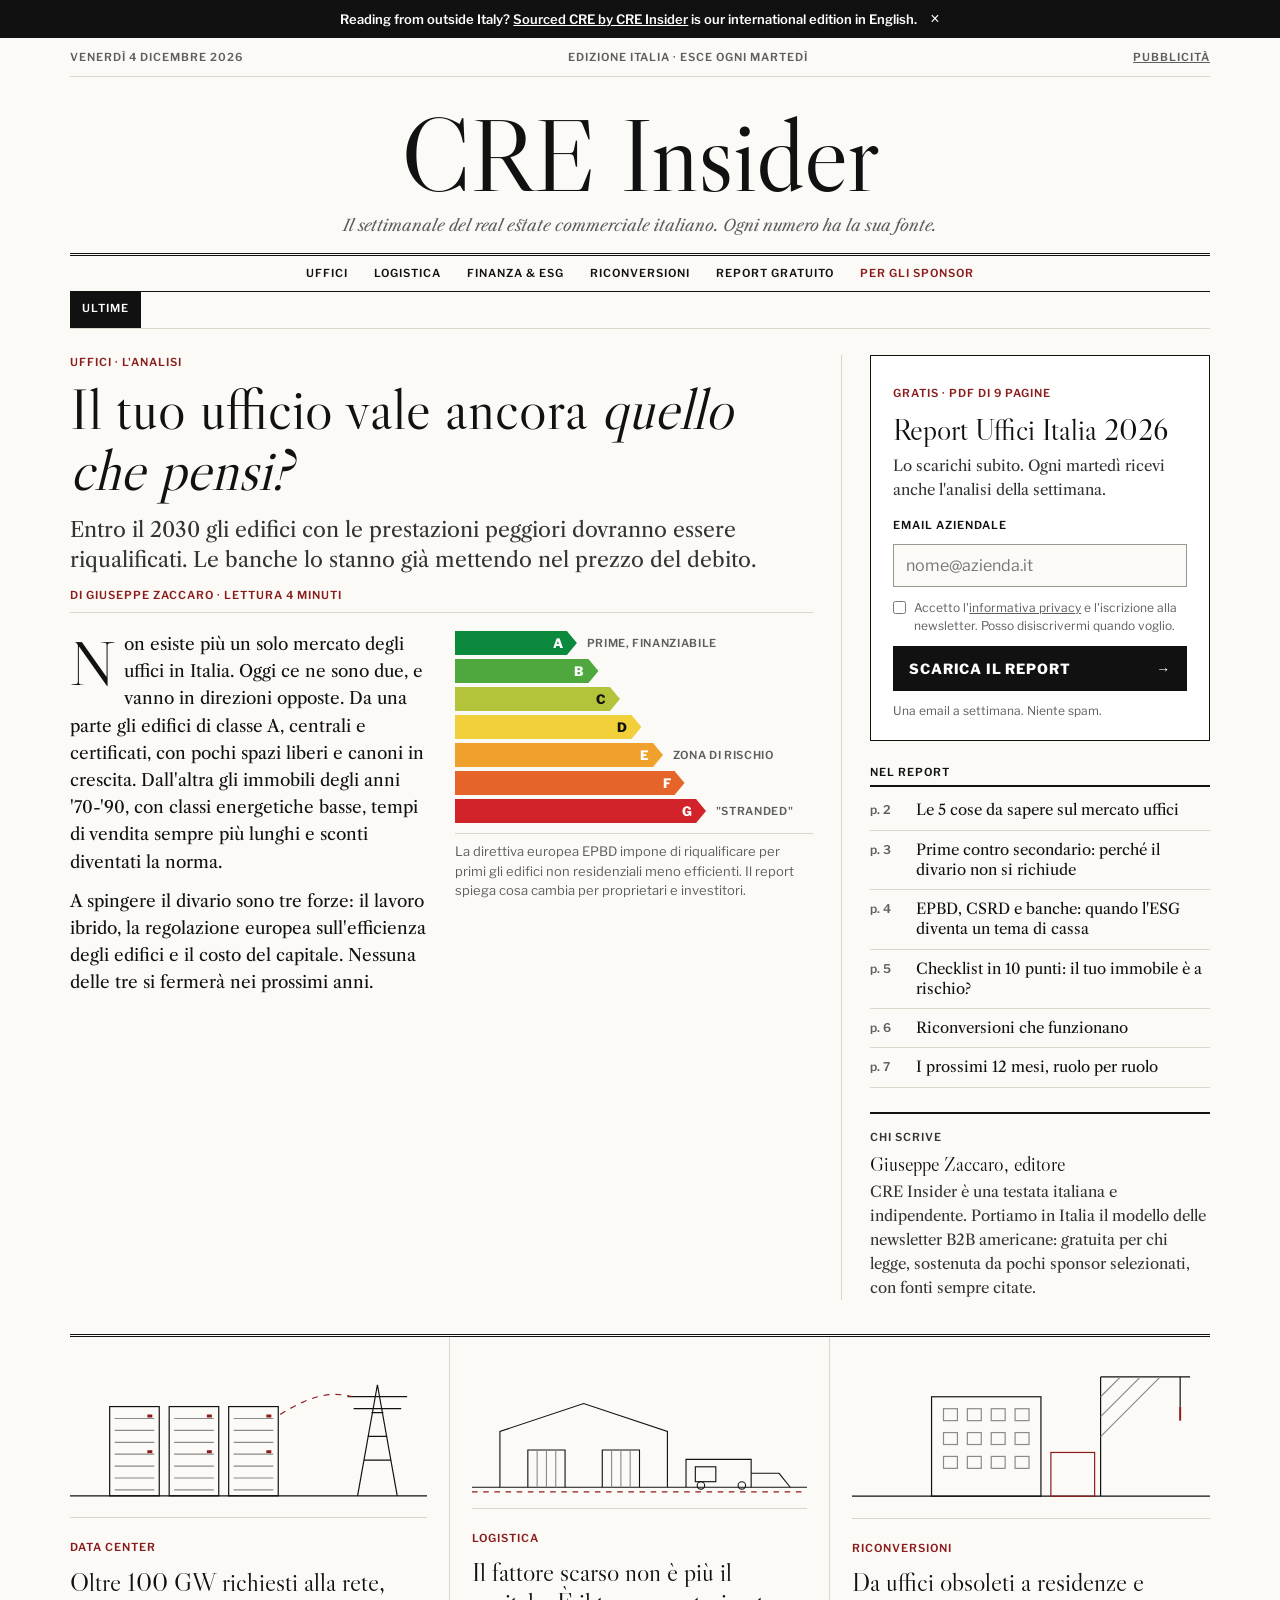
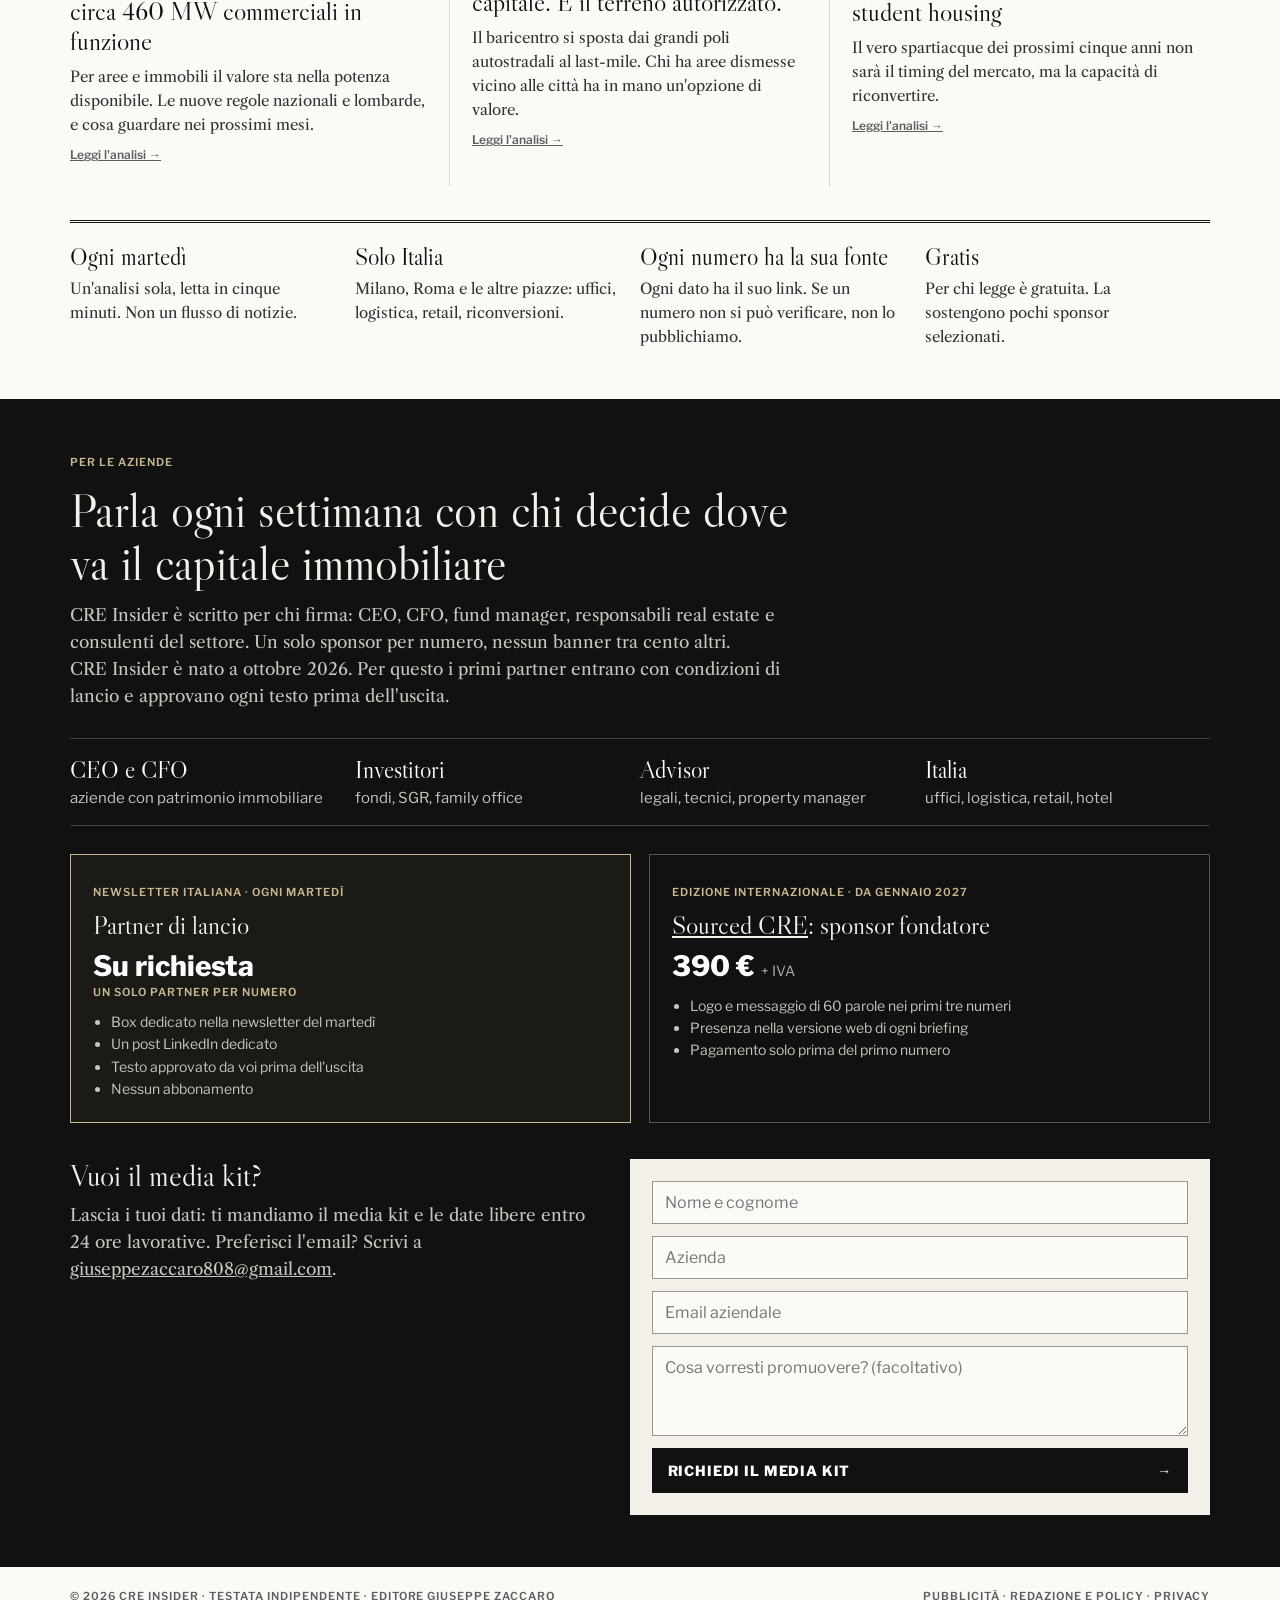
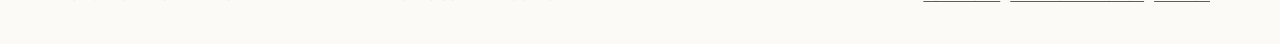
<file: index.html>
<!doctype html>
<html lang="it">
<head>
<meta charset="utf-8">
<meta name="viewport" content="width=device-width, initial-scale=1">
<title>CRE Insider Italia · Real estate commerciale: uffici, logistica, investimenti</title>
<meta name="description" content="Settimanale gratuito sul real estate commerciale italiano: uffici Milano e Roma, logistica, case green, riconversioni. Scarica il Report Uffici Italia 2026.">
<meta property="og:type" content="website">
<meta property="og:title" content="CRE Insider · Il settimanale del real estate commerciale italiano. Ogni numero ha la sua fonte.">
<meta property="og:description" content="Ogni martedì l'analisi del real estate commerciale italiano per CEO, CFO e fund manager. Report Uffici Italia 2026 gratuito.">
<meta property="og:image" content="https://cre-insider.online/og.png">
<meta property="og:url" content="https://cre-insider.online/">
<meta name="twitter:card" content="summary_large_image">
<script type="application/ld+json">{"@context": "https://schema.org", "@graph": [{"@type": "NewsMediaOrganization", "@id": "https://cre-insider.online/#org", "name": "CRE Insider Italia", "alternateName": "CRE Insider", "url": "https://cre-insider.online/", "logo": "https://cre-insider.online/og.png", "description": "Settimanale italiano e indipendente sul real estate commerciale: uffici, logistica, ESG, riconversioni.", "areaServed": "IT", "inLanguage": "it", "founder": {"@type": "Person", "name": "Giuseppe Zaccaro"}}, {"@type": "WebSite", "@id": "https://cre-insider.online/#site", "url": "https://cre-insider.online/", "name": "CRE Insider Italia", "inLanguage": "it", "publisher": {"@id": "https://cre-insider.online/#org"}}]}</script>
<link rel="icon" href="favicon.svg" type="image/svg+xml">
<link rel="canonical" href="https://cre-insider.online/">
<link rel="alternate" hreflang="it" href="https://cre-insider.online/">
<link rel="alternate" hreflang="en" href="https://cre-insider.online/global/">
<link rel="alternate" hreflang="x-default" href="https://cre-insider.online/global/">
<link rel="preconnect" href="https://fonts.googleapis.com">
<link rel="preconnect" href="https://fonts.gstatic.com" crossorigin>
<link href="https://fonts.googleapis.com/css2?family=Libre+Caslon+Display&family=Libre+Caslon+Text:ital,wght@0,400;0,700;1,400&family=Libre+Franklin:wght@400;600;800&display=optional" rel="stylesheet">
<style>
  :root {
    --paper: #fbfaf6; --ink: #111; --gray: #5e5e5e; --rule: #d9d6cc; --accent: #8a1c1c;
    --a: #0b8a3e; --b: #4fa83d; --c: #b3c43a; --d: #f2d03b; --e: #f0a12c; --f: #e4642a; --g: #d2232a;
    --display: "Libre Caslon Display", Georgia, serif;
    --serif: "Libre Caslon Text", Georgia, serif;
    --sans: "Libre Franklin", Helvetica, Arial, sans-serif;
  }
  * { box-sizing: border-box; margin: 0; padding: 0; }
  body { background: var(--paper); color: var(--ink); font: 17px/1.6 var(--serif); }
  a { color: inherit; }
  .wrap { max-width: 1180px; margin: 0 auto; padding: 0 20px; }
  .label { font: 600 11px/1.3 var(--sans); text-transform: uppercase; letter-spacing: .09em; }

  /* Testata */
  .topbar { display: flex; justify-content: space-between; gap: 12px; padding: 12px 0; border-bottom: 1px solid var(--rule); color: var(--gray); }
  .masthead { text-align: center; padding: 26px 0 18px; }
  .masthead h1 { font: 400 clamp(52px, 9vw, 104px)/1 var(--display); letter-spacing: -.01em; }
  .masthead p { font: italic 16px var(--serif); color: var(--gray); margin-top: 8px; }
  .sections { display: flex; justify-content: center; flex-wrap: wrap; gap: 6px 26px; padding: 10px 0; border-top: 3px double var(--ink); border-bottom: 1px solid var(--ink); }
  .sections a { text-decoration: none; }
  .sections a:hover { text-decoration: underline; }
  .sections .sp { color: var(--accent); }

  /* Prima pagina */
  .front { display: grid; grid-template-columns: minmax(0, 2.1fr) minmax(0, 1fr); margin-top: 26px; }
  .lead { padding-right: 28px; border-right: 1px solid var(--rule); }
  .lead > .label { color: var(--accent); margin-bottom: 10px; display: block; }
  .lead h2 { font: 400 clamp(36px, 5vw, 58px)/1.05 var(--display); }
  .dek { font-size: 21px; line-height: 1.45; color: #333; margin: 14px 0 12px; }
  .byline { color: var(--gray); margin-bottom: 20px; }
  .lead-body { display: grid; grid-template-columns: 1fr 1fr; gap: 26px; border-top: 1px solid var(--rule); padding-top: 18px; }
  .lead-body p + p { margin-top: 12px; }
  .lead-body > div:first-child p:first-child::first-letter { float: left; font: 400 62px/.85 var(--display); padding: 6px 8px 0 0; }

  .ape .row { display: flex; align-items: center; gap: 10px; margin-bottom: 4px; }
  .ape .bar { height: 24px; color: #fff; font: 800 13px/24px var(--sans); text-align: right; padding-right: 14px; clip-path: polygon(0 0, calc(100% - 10px) 0, 100% 50%, calc(100% - 10px) 100%, 0 100%); flex: none; }
  .ape .lbl { font: 600 11px var(--sans); text-transform: uppercase; letter-spacing: .06em; color: var(--gray); }
  figcaption { font: 13px/1.5 var(--sans); color: var(--gray); margin-top: 10px; border-top: 1px solid var(--rule); padding-top: 8px; }

  /* Colonna destra */
  .side { padding-left: 28px; }
  .box { border: 1px solid var(--ink); padding: 22px; background: #fff; }
  .box > .label { color: var(--accent); }
  .box h3 { font: 400 30px/1.1 var(--display); margin: 8px 0; }
  .box p { font-size: 15px; color: #333; }
  .box form { display: grid; gap: 12px; margin-top: 16px; }
  .box input[type=email], .box input[type=text], .box textarea { width: 100%; padding: 11px 12px; border: 1px solid #9a978f; background: var(--paper); font: 16px var(--sans); border-radius: 0; color: var(--ink); }
  .box input:focus, .box textarea:focus { outline: 2px solid var(--ink); outline-offset: -1px; }
  .consent { display: flex; gap: 8px; align-items: flex-start; font: 12px/1.45 var(--sans); color: var(--gray); }
  .consent input { margin-top: 2px; accent-color: var(--ink); }
  .btn { display: flex; justify-content: space-between; align-items: center; width: 100%; background: var(--ink); color: #fff; border: 0; padding: 14px 16px; font: 800 14px var(--sans); text-transform: uppercase; letter-spacing: .06em; cursor: pointer; text-decoration: none; }
  .btn:hover { background: var(--accent); }
  .small { font: 12px var(--sans); color: var(--gray); }
  .box p.small { font-size: 12px; color: var(--gray); }
  .done p:first-child { font: 400 22px var(--display); color: var(--ink); margin-bottom: 12px; }
  [hidden] { display: none !important; }

  .inside { margin-top: 24px; }
  .inside h4 { border-bottom: 2px solid var(--ink); padding-bottom: 6px; margin-bottom: 4px; }
  .inside li { list-style: none; display: grid; grid-template-columns: 38px 1fr; gap: 8px; padding: 9px 0; border-bottom: 1px solid var(--rule); font-size: 15px; line-height: 1.35; }
  .inside .p { font: 600 12px var(--sans); color: var(--gray); padding-top: 2px; }

  /* Altre storie */
  .stories { display: grid; grid-template-columns: repeat(3, 1fr); margin-top: 34px; border-top: 3px double var(--ink); }
  .story { padding: 20px 22px 24px; border-right: 1px solid var(--rule); }
  .story:first-child { padding-left: 0; }
  .story:last-child { border-right: 0; padding-right: 0; }
  .story .label { color: var(--accent); }
  .story h3 { font: 400 26px/1.15 var(--display); margin: 8px 0; }
  .story p { font-size: 15px; color: #333; }
  .story .more { font: 600 12px var(--sans); color: var(--gray); margin-top: 10px; display: block; }

  /* Sponsor */
  .sponsor { margin-top: 44px; background: var(--ink); color: #f3f1ea; padding: 48px 0 52px; }
  .sponsor > .wrap > .label, .plan .label { color: #c9b98f; }
  .sponsor h2 { font: 400 clamp(32px, 4.5vw, 48px)/1.1 var(--display); margin: 10px 0 12px; max-width: 760px; }
  .sponsor .intro { color: #c8c5bc; max-width: 720px; }
  .audience { display: grid; grid-template-columns: repeat(4, 1fr); margin: 28px 0; border-top: 1px solid #444; border-bottom: 1px solid #444; }
  .audience div { padding: 16px 16px 16px 0; font: 15px/1.4 var(--sans); color: #c8c5bc; }
  .audience strong { display: block; font: 400 24px var(--display); color: #fff; margin-bottom: 4px; }
  .plans { display: grid; grid-template-columns: repeat(auto-fit, minmax(220px, 1fr)); gap: 18px; }
  .plan { border: 1px solid #555; padding: 22px; }
  .plan.hl { border-color: #c9b98f; background: #1b1a17; }
  .plan h3 { font: 400 26px var(--display); margin-top: 4px; }
  .plan .price { font: 800 28px var(--sans); margin: 8px 0 2px; color: #fff; }
  .plan .price span { font: 400 14px var(--sans); color: #aaa; }
  .plan ul { margin: 12px 0 0 18px; font: 14px/1.6 var(--sans); color: #c8c5bc; }
  .contact { display: grid; grid-template-columns: 1fr 1.1fr; gap: 32px; margin-top: 36px; align-items: start; }
  .contact h3 { font: 400 30px/1.15 var(--display); }
  .contact p { color: #c8c5bc; margin-top: 8px; }
  .sponsor .box { background: #f3f1ea; color: var(--ink); border: 0; }
  .sponsor .box form { margin-top: 0; }
  .sponsor .box textarea { min-height: 90px; resize: vertical; }


  /* Ticker */
  .ticker { overflow: hidden; border-bottom: 1px solid var(--rule); white-space: nowrap; padding: 9px 0; position: relative; }
  .ticker .track { display: inline-flex; gap: 48px; animation: tick 60s linear infinite; padding-left: 100%; }
  .ticker:hover .track { animation-play-state: paused; }
  .ticker a { text-decoration: none; font: 14px var(--serif); }
  .ticker a b { font: 800 11px var(--sans); color: var(--accent); letter-spacing: .08em; text-transform: uppercase; margin-right: 8px; }
  .ticker .live { position: absolute; left: 0; top: 0; bottom: 0; z-index: 1; background: var(--ink); color: #fff; padding: 9px 12px; }
  @keyframes tick { to { transform: translateX(-100%); } }
  /* Illustrazioni */
  .story svg { width: 100%; height: auto; display: block; margin-bottom: 14px; border-bottom: 1px solid var(--rule); padding-bottom: 12px; }
  .story h3 a { text-decoration: none; }
  .story h3 a:hover { text-decoration: underline; text-decoration-thickness: 1px; }
  /* Perché */
  .why { display: grid; grid-template-columns: repeat(4, 1fr); border-top: 3px double var(--ink); margin-top: 34px; }
  .why div { padding: 20px 22px 6px 0; }
  .why strong { display: block; font: 400 24px/1.15 var(--display); margin-bottom: 6px; }
  .why p { font-size: 15px; color: #333; }
  .editor { margin-top: 24px; border-top: 2px solid var(--ink); padding-top: 10px; font-size: 15px; color: #333; }
  .editor b { font: 400 20px var(--display); color: var(--ink); display: block; margin: 4px 0; }
  /* Animazioni */
  .rv { opacity: 0; transform: translateY(14px); transition: opacity .7s ease, transform .7s ease; }
  .rv.in { opacity: 1; transform: none; }
  .ape .bar { transform-origin: left; }
  .ape.go .bar { animation: grow .9s cubic-bezier(.2,.7,.2,1) both; }
  .ape.go .row:nth-child(2) .bar { animation-delay: .08s } .ape.go .row:nth-child(3) .bar { animation-delay: .16s } .ape.go .row:nth-child(4) .bar { animation-delay: .24s }
  .ape.go .row:nth-child(5) .bar { animation-delay: .32s } .ape.go .row:nth-child(6) .bar { animation-delay: .4s } .ape.go .row:nth-child(7) .bar { animation-delay: .48s }
  @keyframes grow { from { transform: scaleX(0); } }
  @media (prefers-reduced-motion: reduce) { .ticker .track, .ape.go .bar { animation: none; padding-left: 0; } .rv { opacity: 1; transform: none; } }

  footer { display: flex; justify-content: space-between; flex-wrap: wrap; gap: 10px; padding: 22px 0 40px; color: var(--gray); }

  @media (max-width: 900px) {
    .front { grid-template-columns: 1fr; }
    .lead { padding-right: 0; border-right: 0; }
    .side { padding-left: 0; margin-top: 30px; }
    .stories, .plans, .contact { grid-template-columns: 1fr; }
    .story, .story:first-child, .story:last-child { padding: 20px 0; border-right: 0; border-bottom: 1px solid var(--rule); }
    .audience, .why { grid-template-columns: 1fr 1fr; }
  }
  @media (max-width: 600px) {
    body { font-size: 16px; }
    .lead-body { grid-template-columns: 1fr; }
    .topbar .hide-m { display: none; }
    .sections { gap: 4px 16px; }
    .why { grid-template-columns: 1fr; }
  }
</style>
<link rel="alternate" type="application/rss+xml" title="CRE Insider Italia" href="https://cre-insider.online/feed.xml">
</head>
<body>
<div id="geo" hidden style="background:#111;color:#fff;font:600 13px/1.4 'Libre Franklin',Helvetica,Arial,sans-serif;padding:10px 20px;text-align:center">Reading from outside Italy? <a href="/global/" style="color:#fff;text-decoration:underline">Sourced CRE by CRE Insider</a> is our international edition in English. <button id="geo-x" type="button" aria-label="Close" style="background:none;border:0;color:#fff;font-size:16px;margin-left:10px;cursor:pointer">×</button></div>
  <div class="wrap">
    <div class="topbar label">
      <span id="oggi">Edizione Italia</span><script>try{var d=new Date().toLocaleDateString("it-IT",{weekday:"long",day:"numeric",month:"long",year:"numeric"});document.getElementById("oggi").textContent=d.charAt(0).toUpperCase()+d.slice(1);}catch(e){}</script>
      <span class="hide-m">Edizione Italia · esce ogni martedì</span>
      <a href="#sponsor">Pubblicità</a>
    </div>

    <header class="masthead">
      <h1>CRE Insider</h1>
      <p>Il settimanale del real estate commerciale italiano. Ogni numero ha la sua fonte.</p>
    </header>

    <nav class="sections label" aria-label="Sezioni">
      <a href="#prima">Uffici</a>
      <a href="articoli/logistica-terreno-last-mile.html">Logistica</a>
      <a href="articoli/uffici-epbd-debito.html">Finanza &amp; ESG</a>
      <a href="articoli/riconversioni-uffici.html">Riconversioni</a>
      <a href="#report">Report gratuito</a>
      <a href="#sponsor" class="sp">Per gli sponsor</a>
    </nav>

    <div class="ticker label" aria-label="Ultime analisi">
      <span class="live">Ultime</span>
      <div class="track">
        <a href="articoli/data-center-italia-potenza.html"><b>Data center</b>Oltre 100 GW richiesti alla rete, circa 460 MW commerciali in funzione</a>
        <a href="articoli/proptech-italia-numeri.html"><b>PropTech</b>PropTech in Italia: 415 soluzioni e 977 milioni di fatturato, il mercato si concentra</a>
        <a href="articoli/studentati-pbsa-italia.html"><b>Living</b>Studentati: l'Italia piace agli investitori, ma mancano 556.000 posti letto</a>
        <a href="articoli/cre-nove-mesi-2026.html"><b>Mercato</b>Nove mesi di CRE: hotel e logistica accelerano, il retail frena</a>
        <a href="articoli/uffici-epbd-debito.html"><b>Finanza &amp; ESG</b>Sede da rifinanziare: la classe energetica entra nel prezzo del debito</a>
        <a href="articoli/logistica-terreno-last-mile.html"><b>Logistica</b>Logistica, il capitale c'è. Manca il terreno autorizzato</a>
        <a href="articoli/riconversioni-uffici.html"><b>Riconversioni</b>Da uffici a letti: la seconda vita del direzionale obsoleto</a>
        <a href="#report"><b>Report</b>Report Uffici Italia 2026: scaricalo gratis</a>
        <a href="#sponsor"><b>Sponsor</b>Partner di lancio: un solo sponsor per numero</a>
      </div>
    </div>

    <main>
      <section class="front" id="prima">
        <article class="lead">
          <span class="label">Uffici · L'analisi</span>
          <h2>Il tuo ufficio vale ancora <em>quello che pensi?</em></h2>
          <p class="dek">Entro il 2030 gli edifici con le prestazioni peggiori dovranno essere riqualificati. Le banche lo stanno già mettendo nel prezzo del debito.</p>
          <p class="byline label">Di Giuseppe Zaccaro · Lettura 4 minuti</p>

          <div class="lead-body">
            <div>
              <p>Non esiste più un solo mercato degli uffici in Italia. Oggi ce ne sono due, e vanno in direzioni opposte. Da una parte gli edifici di classe A, centrali e certificati, con pochi spazi liberi e canoni in crescita. Dall'altra gli immobili degli anni '70-'90, con classi energetiche basse, tempi di vendita sempre più lunghi e sconti diventati la norma.</p>
              <p>A spingere il divario sono tre forze: il lavoro ibrido, la regolazione europea sull'efficienza degli edifici e il costo del capitale. Nessuna delle tre si fermerà nei prossimi anni.</p>
            </div>
            <figure class="ape" id="ape" aria-label="Scala delle classi energetiche">
              <div class="row"><div class="bar" style="width:34%;background:var(--a)">A</div><span class="lbl">prime, finanziabile</span></div>
              <div class="row"><div class="bar" style="width:40%;background:var(--b)">B</div></div>
              <div class="row"><div class="bar" style="width:46%;background:var(--c);color:var(--ink)">C</div></div>
              <div class="row"><div class="bar" style="width:52%;background:var(--d);color:var(--ink)">D</div></div>
              <div class="row"><div class="bar" style="width:58%;background:var(--e)">E</div><span class="lbl">zona di rischio</span></div>
              <div class="row"><div class="bar" style="width:64%;background:var(--f)">F</div></div>
              <div class="row"><div class="bar" style="width:70%;background:var(--g)">G</div><span class="lbl">"stranded"</span></div>
              <figcaption>La direttiva europea EPBD impone di riqualificare per primi gli edifici non residenziali meno efficienti. Il report spiega cosa cambia per proprietari e investitori.</figcaption>
            </figure>
          </div>
        </article>

        <aside class="side" id="report">
          <div class="box">
            <span class="label">Gratis · PDF di 9 pagine</span>
            <h3>Report Uffici Italia 2026</h3>
            <p id="card-intro">Lo scarichi subito. Ogni martedì ricevi anche l'analisi della settimana.</p>
            <form action="https://071edb76.sibforms.com/serve/[base64]" method="POST" id="signup">
              <label class="label" for="email">Email aziendale</label>
              <input id="email" name="EMAIL" type="email" required autocomplete="email" placeholder="nome@azienda.it">
              <input type="text" name="email_address_check" value="" tabindex="-1" autocomplete="off" aria-hidden="true" style="position:absolute;left:-9999px;width:1px;height:1px;opacity:0">
              <input type="hidden" name="locale" value="it">
              <input type="hidden" name="html_type" value="simple">
              <label class="consent" for="privacy"><input id="privacy" type="checkbox" required><span>Accetto l'<a href="privacy.html">informativa privacy</a> e l'iscrizione alla newsletter. Posso disiscrivermi quando voglio.</span></label>
              <button class="btn" type="submit"><span>Scarica il report</span><span aria-hidden="true">→</span></button>
              <p class="small">Una email a settimana. Niente spam.</p>
            </form>
            <div id="grazie" class="done" hidden>
              <p>Fatto, iscrizione completata.</p>
              <a class="btn" href="Report-Uffici-Italia-2026.pdf" download><span>Scarica il PDF</span><span aria-hidden="true">↓</span></a>
              <p class="small" style="margin-top:10px">Il primo numero arriva martedì.</p>
            </div>
          </div>

          <div class="inside">
            <h4 class="label">Nel report</h4>
            <ol>
              <li><span class="p">p. 2</span><span>Le 5 cose da sapere sul mercato uffici</span></li>
              <li><span class="p">p. 3</span><span>Prime contro secondario: perché il divario non si richiude</span></li>
              <li><span class="p">p. 4</span><span>EPBD, CSRD e banche: quando l'ESG diventa un tema di cassa</span></li>
              <li><span class="p">p. 5</span><span>Checklist in 10 punti: il tuo immobile è a rischio?</span></li>
              <li><span class="p">p. 6</span><span>Riconversioni che funzionano</span></li>
              <li><span class="p">p. 7</span><span>I prossimi 12 mesi, ruolo per ruolo</span></li>
            </ol>
          </div>

          <div class="editor">
            <span class="label">Chi scrive</span>
            <b>Giuseppe Zaccaro, editore</b>
            <p>CRE Insider è una testata italiana e indipendente. Portiamo in Italia il modello delle newsletter B2B americane: gratuita per chi legge, sostenuta da pochi sponsor selezionati, con fonti sempre citate.</p>
          </div>
        </aside>
      </section>

      <section class="stories" id="storie">
        <article class="story rv">
          <svg viewBox="0 0 360 150" aria-hidden="true" fill="none" stroke="#111" stroke-width="1.2"><path d="M0 140h360"/><rect x="40" y="50" width="50" height="90"/><rect x="100" y="50" width="50" height="90"/><rect x="160" y="50" width="50" height="90"/><path d="M45 62h40" stroke="#8a8a8a"/><path d="M45 74h40" stroke="#8a8a8a"/><path d="M45 86h40" stroke="#8a8a8a"/><path d="M45 98h40" stroke="#8a8a8a"/><path d="M45 110h40" stroke="#8a8a8a"/><path d="M45 122h40" stroke="#8a8a8a"/><path d="M45 134h40" stroke="#8a8a8a"/><path d="M105 62h40" stroke="#8a8a8a"/><path d="M105 74h40" stroke="#8a8a8a"/><path d="M105 86h40" stroke="#8a8a8a"/><path d="M105 98h40" stroke="#8a8a8a"/><path d="M105 110h40" stroke="#8a8a8a"/><path d="M105 122h40" stroke="#8a8a8a"/><path d="M105 134h40" stroke="#8a8a8a"/><path d="M165 62h40" stroke="#8a8a8a"/><path d="M165 74h40" stroke="#8a8a8a"/><path d="M165 86h40" stroke="#8a8a8a"/><path d="M165 98h40" stroke="#8a8a8a"/><path d="M165 110h40" stroke="#8a8a8a"/><path d="M165 122h40" stroke="#8a8a8a"/><path d="M165 134h40" stroke="#8a8a8a"/><rect x="78" y="58" width="5" height="3" fill="#8a1c1c" stroke="none"/><rect x="78" y="94" width="5" height="3" fill="#8a1c1c" stroke="none"/><rect x="138" y="58" width="5" height="3" fill="#8a1c1c" stroke="none"/><rect x="138" y="94" width="5" height="3" fill="#8a1c1c" stroke="none"/><rect x="198" y="58" width="5" height="3" fill="#8a1c1c" stroke="none"/><rect x="198" y="94" width="5" height="3" fill="#8a1c1c" stroke="none"/><path d="M290 140l20-112 20 112M296 104h28M300 80h20M304 56h12M280 40h60M286 52h48"/><path d="M212 58C240 40 262 34 284 40" stroke="#8a1c1c" stroke-dasharray="6 6"/></svg>
          <span class="label">Data center</span>
          <h3><a href="articoli/data-center-italia-potenza.html">Oltre 100 GW richiesti alla rete, circa 460 MW commerciali in funzione</a></h3>
          <p>Per aree e immobili il valore sta nella potenza disponibile. Le nuove regole nazionali e lombarde, e cosa guardare nei prossimi mesi.</p>
          <a class="more" href="articoli/data-center-italia-potenza.html">Leggi l'analisi →</a>
        </article>
        <article class="story rv">
          <svg viewBox="0 0 360 150" aria-hidden="true" fill="none" stroke="#111" stroke-width="1.2"><path d="M0 140h360"/><path d="M30 140V80l90-30 90 30v60"/><path d="M60 140v-40h40v40M140 140v-40h40v40"/><path d="M70 100v40" stroke="#8a8a8a"/><path d="M80 100v40" stroke="#8a8a8a"/><path d="M90 100v40" stroke="#8a8a8a"/><path d="M150 100v40" stroke="#8a8a8a"/><path d="M160 100v40" stroke="#8a8a8a"/><path d="M170 100v40" stroke="#8a8a8a"/><path d="M230 140v-30h70v30" /><rect x="240" y="118" width="22" height="16"/><circle cx="246" cy="138" r="4"/><circle cx="290" cy="138" r="4"/><path d="M300 125h30l12 15" /><path d="M0 145h360" stroke-dasharray="6 6" stroke="#8a1c1c"/></svg>
          <span class="label">Logistica</span>
          <h3><a href="articoli/logistica-terreno-last-mile.html">Il fattore scarso non è più il capitale. È il terreno autorizzato.</a></h3>
          <p>Il baricentro si sposta dai grandi poli autostradali al last-mile. Chi ha aree dismesse vicino alle città ha in mano un'opzione di valore.</p>
          <a class="more" href="articoli/logistica-terreno-last-mile.html">Leggi l'analisi →</a>
        </article>
        <article class="story rv">
          <svg viewBox="0 0 360 150" aria-hidden="true" fill="none" stroke="#111" stroke-width="1.2"><path d="M0 140h360"/><rect x="80" y="40" width="110" height="100"/><rect x="92" y="52" width="14" height="12" stroke="#8a8a8a"/><rect x="92" y="76" width="14" height="12" stroke="#8a8a8a"/><rect x="92" y="100" width="14" height="12" stroke="#8a8a8a"/><rect x="116" y="52" width="14" height="12" stroke="#8a8a8a"/><rect x="116" y="76" width="14" height="12" stroke="#8a8a8a"/><rect x="116" y="100" width="14" height="12" stroke="#8a8a8a"/><rect x="140" y="52" width="14" height="12" stroke="#8a8a8a"/><rect x="140" y="76" width="14" height="12" stroke="#8a8a8a"/><rect x="140" y="100" width="14" height="12" stroke="#8a8a8a"/><rect x="164" y="52" width="14" height="12" stroke="#8a8a8a"/><rect x="164" y="76" width="14" height="12" stroke="#8a8a8a"/><rect x="164" y="100" width="14" height="12" stroke="#8a8a8a"/><path d="M250 140V20M250 20h90M330 20v30" /><path d="M250 40l20-20M250 60l40-40M250 80l60-60" stroke="#8a8a8a"/><path d="M330 50v14" stroke="#8a1c1c" stroke-width="2"/><rect x="200" y="96" width="44" height="44" stroke="#8a1c1c"/></svg>
          <span class="label">Riconversioni</span>
          <h3><a href="articoli/riconversioni-uffici.html">Da uffici obsoleti a residenze e student housing</a></h3>
          <p>Il vero spartiacque dei prossimi cinque anni non sarà il timing del mercato, ma la capacità di riconvertire.</p>
          <a class="more" href="articoli/riconversioni-uffici.html">Leggi l'analisi →</a>
        </article>
      </section>

      <section class="why">
        <div class="rv"><strong>Ogni martedì</strong><p>Un'analisi sola, letta in cinque minuti. Non un flusso di notizie.</p></div>
        <div class="rv"><strong>Solo Italia</strong><p>Milano, Roma e le altre piazze: uffici, logistica, retail, riconversioni.</p></div>
        <div class="rv"><strong>Ogni numero ha la sua fonte</strong><p>Ogni dato ha il suo link. Se un numero non si può verificare, non lo pubblichiamo.</p></div>
        <div class="rv"><strong>Gratis</strong><p>Per chi legge è gratuita. La sostengono pochi sponsor selezionati.</p></div>
      </section>
    </main>
  </div>

  <section class="sponsor" id="sponsor">
    <div class="wrap">
      <span class="label">Per le aziende</span>
      <h2>Parla ogni settimana con chi decide dove va il capitale immobiliare</h2>
      <p class="intro">CRE Insider è scritto per chi firma: CEO, CFO, fund manager, responsabili real estate e consulenti del settore. Un solo sponsor per numero, nessun banner tra cento altri.</p>
      <p class="intro">CRE Insider è nato a ottobre 2026. Per questo i primi partner entrano con condizioni di lancio e approvano ogni testo prima dell'uscita.</p>

      <div class="audience">
        <div><strong>CEO e CFO</strong>aziende con patrimonio immobiliare</div>
        <div><strong>Investitori</strong>fondi, SGR, family office</div>
        <div><strong>Advisor</strong>legali, tecnici, property manager</div>
        <div><strong>Italia</strong>uffici, logistica, retail, hotel</div>
      </div>

      <div class="plans">
        <div class="plan hl">
          <span class="label">Newsletter italiana · ogni martedì</span>
          <h3>Partner di lancio</h3>
          <p class="price">Su richiesta</p>
          <p class="label" style="color:#c9b98f">Un solo partner per numero</p>
          <ul>
            <li>Box dedicato nella newsletter del martedì</li>
            <li>Un post LinkedIn dedicato</li>
            <li>Testo approvato da voi prima dell'uscita</li>
            <li>Nessun abbonamento</li>
          </ul>
        </div>
        <div class="plan">
          <span class="label">Edizione internazionale · da gennaio 2027</span>
          <h3><a href="/global/">Sourced CRE</a>: sponsor fondatore</h3>
          <p class="price">390 € <span>+ IVA</span></p>
          <ul>
            <li>Logo e messaggio di 60 parole nei primi tre numeri</li>
            <li>Presenza nella versione web di ogni briefing</li>
            <li>Pagamento solo prima del primo numero</li>
          </ul>
        </div>
      </div>

      <div class="contact">
        <div>
          <h3>Vuoi il media kit?</h3>
          <p>Lascia i tuoi dati: ti mandiamo il media kit e le date libere entro 24 ore lavorative. Preferisci l'email? Scrivi a <a href="mailto:giuseppezaccaro808@gmail.com">giuseppezaccaro808@gmail.com</a>.</p>
        </div>
        <div class="box">
          <form name="sponsor" method="POST" id="sponsor-form">
            <input type="hidden" name="form-name" value="sponsor">
            <p hidden><label>Non compilare <input name="bot-field"></label></p>
            <input type="text" name="nome" required placeholder="Nome e cognome" autocomplete="name" aria-label="Nome e cognome">
            <input type="text" name="azienda" required placeholder="Azienda" autocomplete="organization" aria-label="Azienda">
            <input type="email" name="email" required placeholder="Email aziendale" autocomplete="email" aria-label="Email aziendale">
            <textarea name="messaggio" placeholder="Cosa vorresti promuovere? (facoltativo)" aria-label="Messaggio"></textarea>
            <button class="btn" type="submit"><span>Richiedi il media kit</span><span aria-hidden="true">→</span></button>
          </form>
          <div id="sponsor-grazie" class="done" hidden>
            <p>Grazie! Si è aperta la tua email con la richiesta già compilata: premi Invia.</p>
            <p class="small">Ti rispondiamo entro 24 ore lavorative.</p>
          </div>
        </div>
      </div>
    </div>
  </section>

  <div class="wrap">
    <footer class="label">
      <span>© 2026 CRE Insider · Testata indipendente · Editore Giuseppe Zaccaro</span>
      <span><a href="#sponsor">Pubblicità</a> · <a href="redazione.html">Redazione e policy</a> · <a href="privacy.html">Privacy</a></span>
    </footer>
  </div>
<script src="app.js" defer></script>
</body>
</html>
</file>
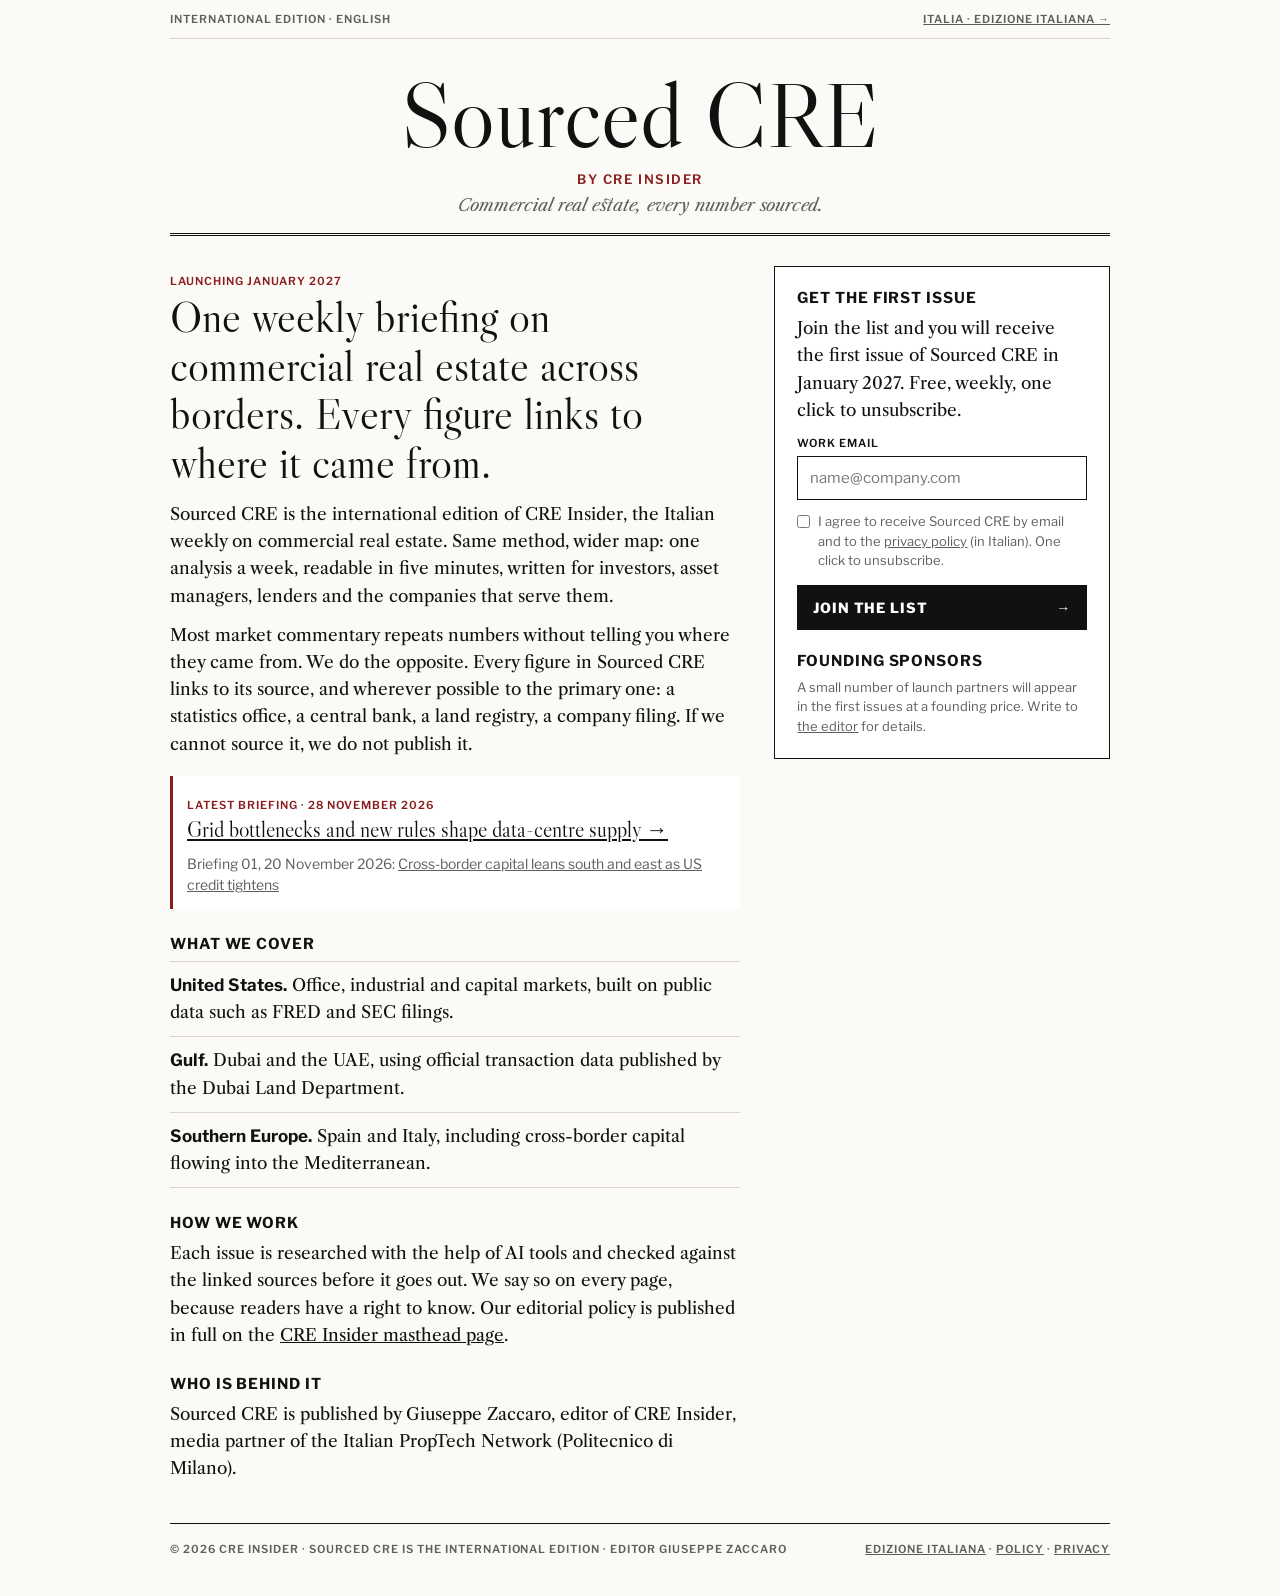
<file: global/index.html>
<!doctype html>
<html lang="en">
<head>
<meta charset="utf-8">
<meta name="viewport" content="width=device-width, initial-scale=1">
<title>Sourced CRE by CRE Insider · Commercial real estate, every number sourced</title>
<meta name="description" content="Sourced CRE is the international English edition of CRE Insider: one weekly briefing on commercial real estate in the US, the Gulf and Europe, where every figure links to its source.">
<meta property="og:type" content="website">
<meta property="og:title" content="Sourced CRE by CRE Insider · Every number has its source">
<meta property="og:description" content="The international edition of CRE Insider: commercial real estate in the US, the Gulf and Europe, with every figure linked to its source.">
<meta property="og:image" content="https://cre-insider.online/og.png">
<meta property="og:url" content="https://cre-insider.online/global/">
<link rel="canonical" href="https://cre-insider.online/global/">
<link rel="alternate" hreflang="en" href="https://cre-insider.online/global/">
<link rel="alternate" hreflang="it" href="https://cre-insider.online/">
<link rel="alternate" hreflang="x-default" href="https://cre-insider.online/global/">
<link rel="icon" href="../favicon.svg" type="image/svg+xml">
<link rel="preconnect" href="https://fonts.googleapis.com">
<link rel="preconnect" href="https://fonts.gstatic.com" crossorigin>
<link href="https://fonts.googleapis.com/css2?family=Libre+Caslon+Display&family=Libre+Caslon+Text:ital,wght@0,400;0,700;1,400&family=Libre+Franklin:wght@400;600;800&display=optional" rel="stylesheet">
<style>
  :root { --paper:#fbfaf6; --ink:#111; --gray:#5e5e5e; --rule:#d9d6cc; --accent:#8a1c1c;
    --display:"Libre Caslon Display",Georgia,serif; --serif:"Libre Caslon Text",Georgia,serif; --sans:"Libre Franklin",Helvetica,Arial,sans-serif; }
  * { box-sizing:border-box; margin:0; padding:0; }
  body { background:var(--paper); color:var(--ink); font:17px/1.6 var(--serif); }
  a { color:inherit; }
  .wrap { max-width:980px; margin:0 auto; padding:0 20px; }
  .label { font:600 11px/1.3 var(--sans); text-transform:uppercase; letter-spacing:.09em; }
  .topbar { display:flex; justify-content:space-between; flex-wrap:wrap; gap:12px; padding:12px 0; border-bottom:1px solid var(--rule); color:var(--gray); }
  .masthead { text-align:center; padding:30px 0 18px; border-bottom:3px double var(--ink); }
  .masthead h1 { font:400 clamp(46px,8vw,92px)/1 var(--display); }
  .masthead .by { font:600 13px var(--sans); letter-spacing:.12em; text-transform:uppercase; color:var(--accent); margin-top:10px; }
  .masthead p { font:italic 17px var(--serif); color:var(--gray); margin-top:8px; }
  .grid { display:grid; grid-template-columns:minmax(0,1.7fr) minmax(0,1fr); gap:34px; margin:30px 0 40px; }
  h2 { font:400 clamp(30px,4vw,44px)/1.1 var(--display); margin-bottom:14px; }
  h3 { font:700 15px var(--sans); text-transform:uppercase; letter-spacing:.06em; margin:26px 0 8px; }
  p + p { margin-top:12px; }
  ul.list { list-style:none; border-top:1px solid var(--rule); }
  ul.list li { padding:10px 0; border-bottom:1px solid var(--rule); }
  ul.list b { font-family:var(--sans); }
  .card { border:1px solid var(--ink); background:#fff; padding:22px; position:sticky; top:20px; }
  .card h3 { margin-top:0; }
  .btn { display:flex; justify-content:space-between; align-items:center; width:100%; background:var(--ink); color:#fff; border:0; padding:14px 16px; font:800 14px var(--sans); text-transform:uppercase; letter-spacing:.06em; text-decoration:none; margin-top:14px; }
  .btn:hover { background:var(--accent); }
  .small { font:13px/1.5 var(--sans); color:var(--gray); margin-top:12px; }
  footer { display:flex; justify-content:space-between; flex-wrap:wrap; gap:10px; padding:18px 0 40px; border-top:1px solid var(--ink); color:var(--gray); }
  @media (max-width:760px) { .grid { grid-template-columns:1fr; } .card { position:static; } }
</style>
</head>
<body>
<div class="wrap">
  <div class="topbar label"><span>International edition · English</span><span><a href="/">Italia · Edizione italiana →</a></span></div>
  <header class="masthead">
    <h1>Sourced CRE</h1>
    <div class="by">by CRE Insider</div>
    <p>Commercial real estate, every number sourced.</p>
  </header>

  <main class="grid">
    <article>
      <span class="label" style="color:var(--accent)">Launching January 2027</span>
      <h2>One weekly briefing on commercial real estate across borders. Every figure links to where it came from.</h2>
      <p>Sourced CRE is the international edition of CRE Insider, the Italian weekly on commercial real estate. Same method, wider map: one analysis a week, readable in five minutes, written for investors, asset managers, lenders and the companies that serve them.</p>
      <p>Most market commentary repeats numbers without telling you where they came from. We do the opposite. Every figure in Sourced CRE links to its source, and wherever possible to the primary one: a statistics office, a central bank, a land registry, a company filing. If we cannot source it, we do not publish it.</p>

      <p style="margin-top:18px;padding:14px;border-left:3px solid var(--accent);background:#fff"><span class="label" style="color:var(--accent)">Latest briefing · 28 November 2026</span><br><a href="/global/briefing-02.html" style="font:400 22px/1.2 var(--display)">Grid bottlenecks and new rules shape data-centre supply →</a><br><span style="display:block;margin-top:8px;font:14px/1.5 var(--sans);color:var(--gray)">Briefing 01, 20 November 2026: <a href="/global/briefing-01.html">Cross-border capital leans south and east as US credit tightens</a></span></p>

      <h3>What we cover</h3>
      <ul class="list">
        <li><b>United States.</b> Office, industrial and capital markets, built on public data such as FRED and SEC filings.</li>
        <li><b>Gulf.</b> Dubai and the UAE, using official transaction data published by the Dubai Land Department.</li>
        <li><b>Southern Europe.</b> Spain and Italy, including cross-border capital flowing into the Mediterranean.</li>
      </ul>

      <h3>How we work</h3>
      <p>Each issue is researched with the help of AI tools and checked against the linked sources before it goes out. We say so on every page, because readers have a right to know. Our editorial policy is published in full on the <a href="/redazione.html">CRE Insider masthead page</a>.</p>

      <h3>Who is behind it</h3>
      <p>Sourced CRE is published by Giuseppe Zaccaro, editor of CRE Insider, media partner of the Italian PropTech Network (Politecnico di Milano).</p>
    </article>

    <aside>
      <div class="card">
        <h3>Get the first issue</h3>
        <p>Join the list and you will receive the first issue of Sourced CRE in January 2027. Free, weekly, one click to unsubscribe.</p>
        <form action="https://071edb76.sibforms.com/serve/[base64]" method="POST">
          <label class="label" for="gemail" style="display:block;margin-top:12px">Work email</label>
          <input id="gemail" name="EMAIL" type="email" required autocomplete="email" placeholder="name@company.com" style="width:100%;padding:12px;border:1px solid var(--ink);font:15px var(--sans);margin-top:6px">
          <input type="text" name="email_address_check" value="" tabindex="-1" autocomplete="off" aria-hidden="true" style="position:absolute;left:-9999px;width:1px;height:1px;opacity:0">
          <input type="hidden" name="locale" value="en">
          <input type="hidden" name="html_type" value="simple">
          <label for="gok" class="small" style="display:flex;gap:8px;align-items:flex-start"><input id="gok" type="checkbox" required style="margin-top:3px"><span>I agree to receive Sourced CRE by email and to the <a href="/privacy.html">privacy policy</a> (in Italian). One click to unsubscribe.</span></label>
          <button class="btn" type="submit" style="cursor:pointer"><span>Join the list</span><span aria-hidden="true">→</span></button>
        </form>
        <h3 style="margin-top:22px">Founding sponsors</h3>
        <p class="small" style="margin-top:0">A small number of launch partners will appear in the first issues at a founding price. Write to <a href="mailto:giuseppezaccaro808@gmail.com?subject=Sourced%20CRE%20-%20founding%20sponsor">the editor</a> for details.</p>
      </div>
    </aside>
  </main>

  <footer class="label">
    <span>© 2026 CRE Insider · Sourced CRE is the international edition · Editor Giuseppe Zaccaro</span>
    <span><a href="/">Edizione italiana</a> · <a href="/redazione.html">Policy</a> · <a href="/privacy.html">Privacy</a></span>
  </footer>
</div>
</body>
</html>
</file>
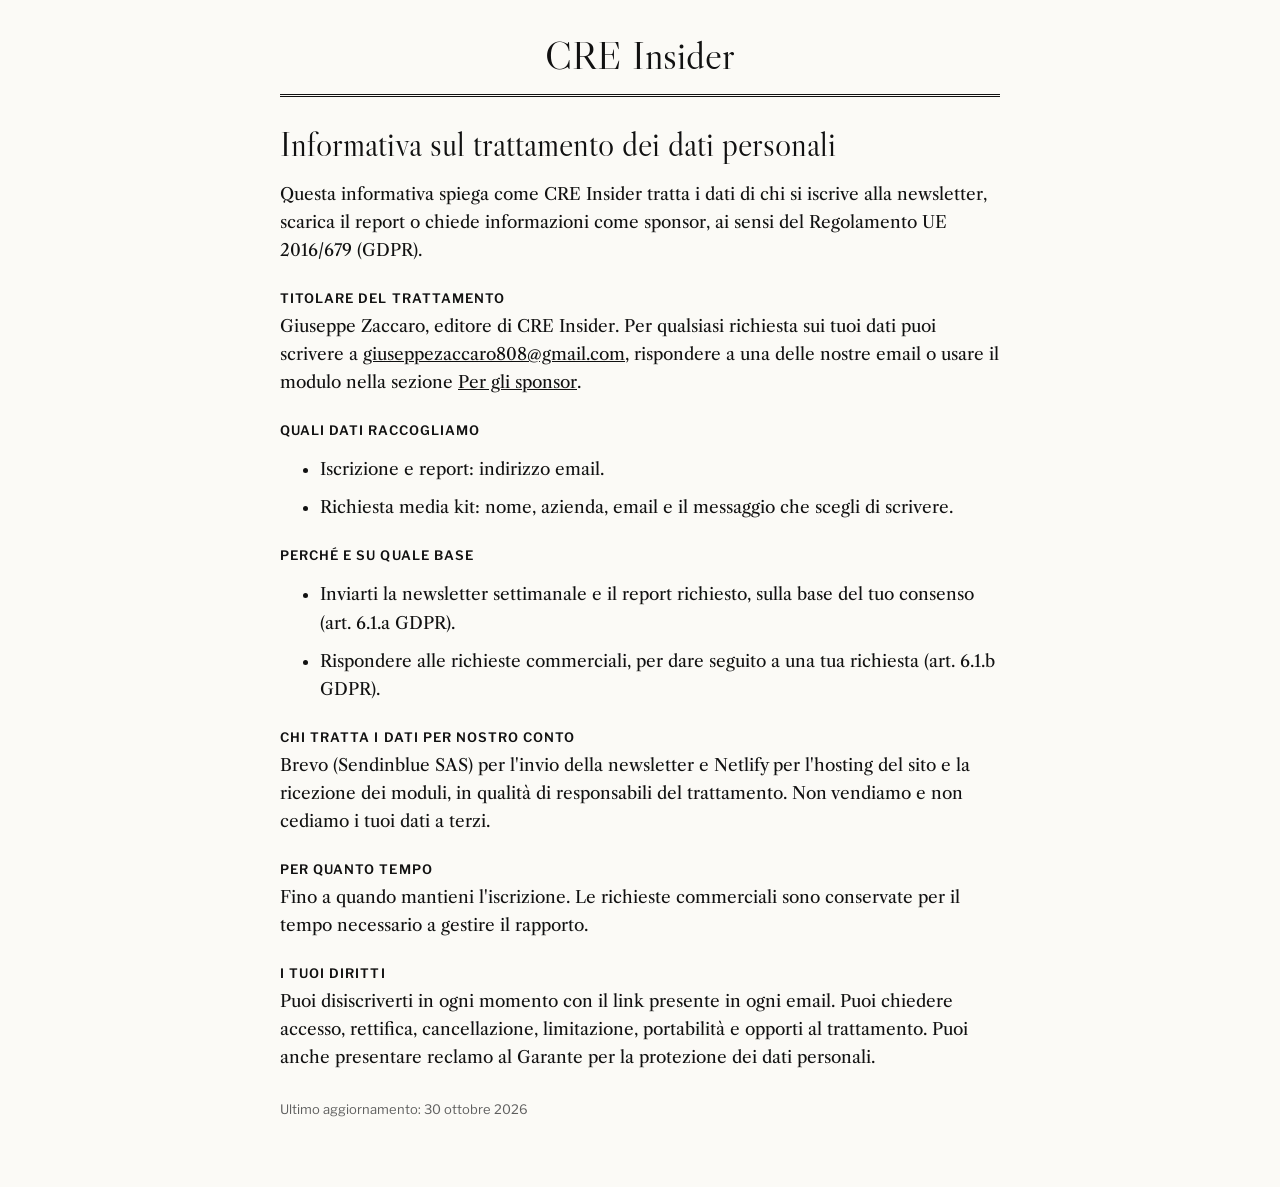
<file: privacy.html>
<!doctype html>
<html lang="it"><head><meta charset="utf-8"><meta name="viewport" content="width=device-width, initial-scale=1">
<title>Informativa privacy · CRE Insider</title><link rel="icon" href="favicon.svg" type="image/svg+xml">
<link href="https://fonts.googleapis.com/css2?family=Libre+Caslon+Display&family=Libre+Caslon+Text&family=Libre+Franklin:wght@600&display=optional" rel="stylesheet">
<style>body{background:#fbfaf6;color:#111;font:17px/1.65 "Libre Caslon Text",Georgia,serif;margin:0}main{max-width:720px;margin:0 auto;padding:30px 20px 60px}a{color:inherit}.m{font:400 40px "Libre Caslon Display",Georgia,serif;text-decoration:none;display:block;text-align:center;border-bottom:3px double #111;padding-bottom:14px;margin-bottom:28px}h1{font:400 34px/1.15 "Libre Caslon Display",Georgia,serif;margin:0 0 16px}h2{font:600 13px "Libre Franklin",sans-serif;text-transform:uppercase;letter-spacing:.08em;margin:26px 0 6px}p,li{margin:0 0 10px}</style></head>
<body><main><a class="m" href="./">CRE Insider</a>
<h1>Informativa sul trattamento dei dati personali</h1>
<p>Questa informativa spiega come CRE Insider tratta i dati di chi si iscrive alla newsletter, scarica il report o chiede informazioni come sponsor, ai sensi del Regolamento UE 2016/679 (GDPR).</p>
<h2>Titolare del trattamento</h2>
<p>Giuseppe Zaccaro, editore di CRE Insider. Per qualsiasi richiesta sui tuoi dati puoi scrivere a <a href="mailto:giuseppezaccaro808@gmail.com">giuseppezaccaro808@gmail.com</a>, rispondere a una delle nostre email o usare il modulo nella sezione <a href="./#sponsor">Per gli sponsor</a>.</p>
<h2>Quali dati raccogliamo</h2>
<ul><li>Iscrizione e report: indirizzo email.</li><li>Richiesta media kit: nome, azienda, email e il messaggio che scegli di scrivere.</li></ul>
<h2>Perché e su quale base</h2>
<ul><li>Inviarti la newsletter settimanale e il report richiesto, sulla base del tuo consenso (art. 6.1.a GDPR).</li><li>Rispondere alle richieste commerciali, per dare seguito a una tua richiesta (art. 6.1.b GDPR).</li></ul>
<h2>Chi tratta i dati per nostro conto</h2>
<p>Brevo (Sendinblue SAS) per l'invio della newsletter e Netlify per l'hosting del sito e la ricezione dei moduli, in qualità di responsabili del trattamento. Non vendiamo e non cediamo i tuoi dati a terzi.</p>
<h2>Per quanto tempo</h2>
<p>Fino a quando mantieni l'iscrizione. Le richieste commerciali sono conservate per il tempo necessario a gestire il rapporto.</p>
<h2>I tuoi diritti</h2>
<p>Puoi disiscriverti in ogni momento con il link presente in ogni email. Puoi chiedere accesso, rettifica, cancellazione, limitazione, portabilità e opporti al trattamento. Puoi anche presentare reclamo al Garante per la protezione dei dati personali.</p>
<p style="font:13px 'Libre Franklin',sans-serif;color:#5e5e5e;margin-top:30px">Ultimo aggiornamento: 30 ottobre 2026</p>
</main></body></html>
</file>
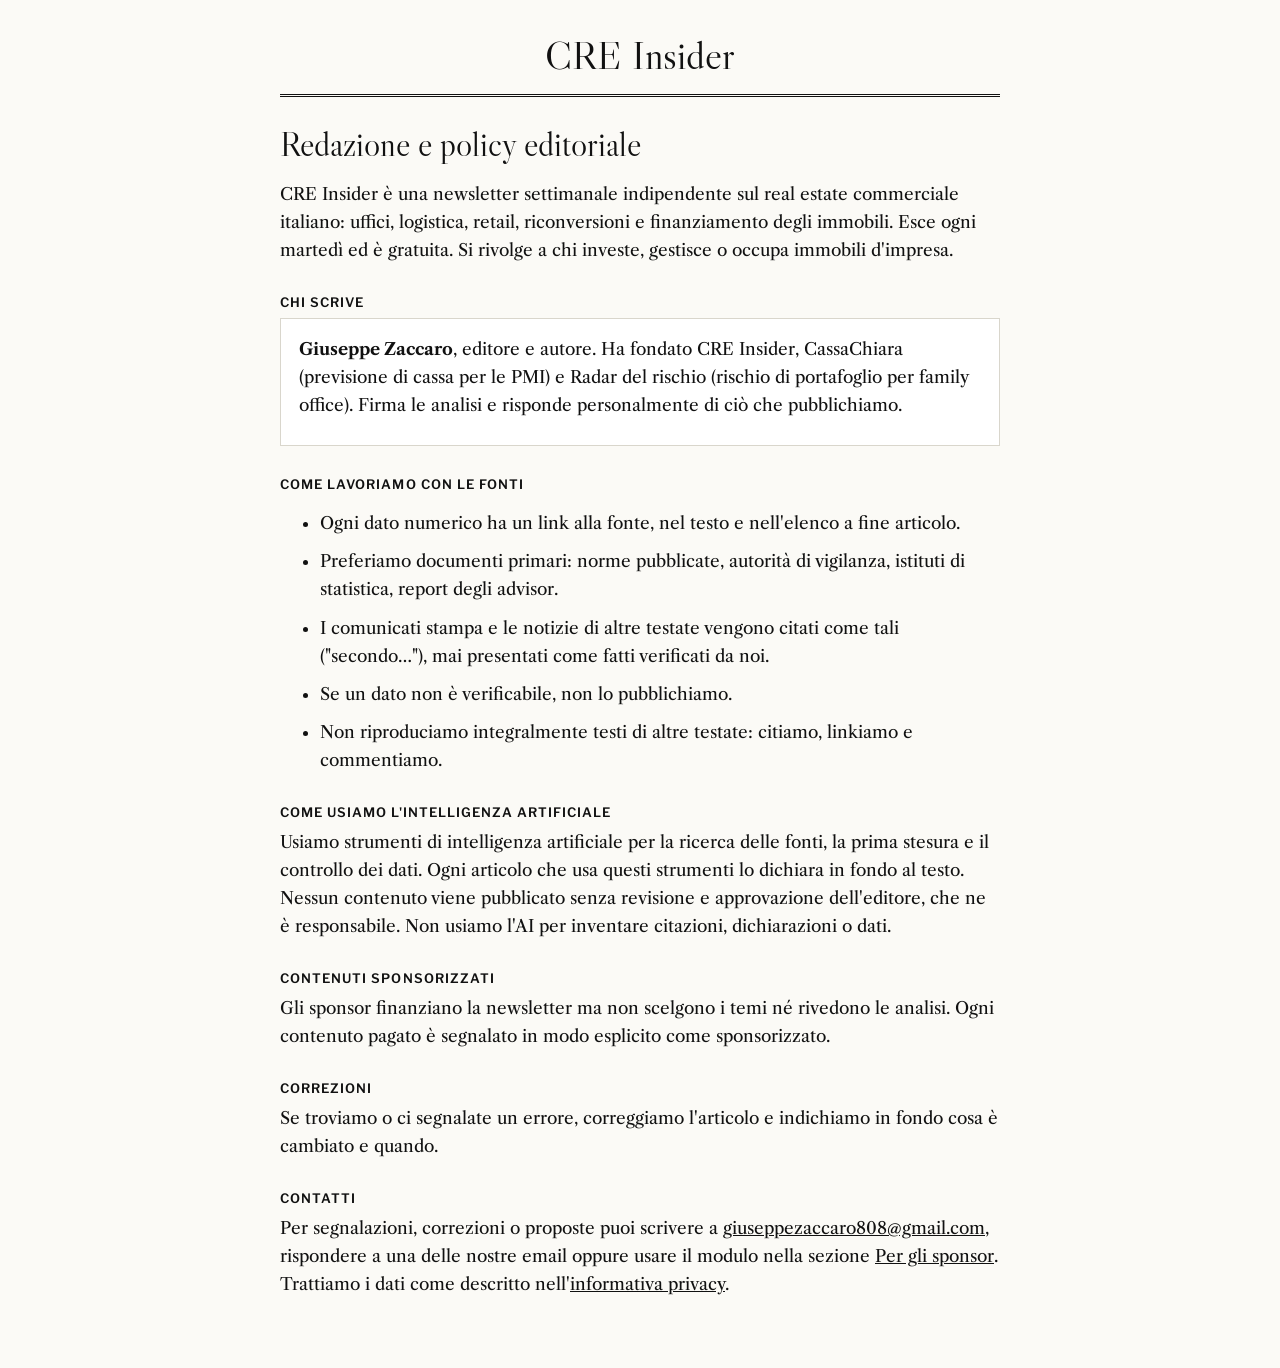
<file: redazione.html>
<!doctype html>
<html lang="it"><head><meta charset="utf-8"><meta name="viewport" content="width=device-width, initial-scale=1">
<title>Redazione e policy editoriale · CRE Insider</title><link rel="icon" href="favicon.svg" type="image/svg+xml">
<meta name="description" content="Chi siamo, chi scrive, come scegliamo e verifichiamo le fonti, come usiamo l'intelligenza artificiale e come correggiamo gli errori.">
<link rel="canonical" href="https://cre-insider.online/redazione.html">
<link href="https://fonts.googleapis.com/css2?family=Libre+Caslon+Display&family=Libre+Caslon+Text&family=Libre+Franklin:wght@600&display=optional" rel="stylesheet">
<script type="application/ld+json">{"@context":"https://schema.org","@graph":[{"@type":"AboutPage","url":"https://cre-insider.online/redazione.html","name":"Redazione e policy editoriale","inLanguage":"it"},{"@type":"Person","@id":"https://cre-insider.online/redazione.html#autore","name":"Giuseppe Zaccaro","jobTitle":"Editore","worksFor":{"@type":"NewsMediaOrganization","name":"CRE Insider Italia","url":"https://cre-insider.online/"}}]}</script>
<style>body{background:#fbfaf6;color:#111;font:17px/1.65 "Libre Caslon Text",Georgia,serif;margin:0}main{max-width:720px;margin:0 auto;padding:30px 20px 60px}a{color:inherit}.m{font:400 40px "Libre Caslon Display",Georgia,serif;text-decoration:none;display:block;text-align:center;border-bottom:3px double #111;padding-bottom:14px;margin-bottom:28px}h1{font:400 34px/1.15 "Libre Caslon Display",Georgia,serif;margin:0 0 16px}h2{font:600 13px "Libre Franklin",sans-serif;text-transform:uppercase;letter-spacing:.08em;margin:30px 0 8px}p,li{margin:0 0 10px}.box{border:1px solid #d9d6cc;padding:16px 18px;background:#fff}</style><link rel="alternate" type="application/rss+xml" title="CRE Insider Italia" href="https://cre-insider.online/feed.xml">
</head>
<body><main><a class="m" href="./">CRE Insider</a>
<h1>Redazione e policy editoriale</h1>
<p>CRE Insider è una newsletter settimanale indipendente sul real estate commerciale italiano: uffici, logistica, retail, riconversioni e finanziamento degli immobili. Esce ogni martedì ed è gratuita. Si rivolge a chi investe, gestisce o occupa immobili d'impresa.</p>

<h2 id="autore">Chi scrive</h2>
<div class="box"><p><strong>Giuseppe Zaccaro</strong>, editore e autore. Ha fondato CRE Insider, CassaChiara (previsione di cassa per le PMI) e Radar del rischio (rischio di portafoglio per family office). Firma le analisi e risponde personalmente di ciò che pubblichiamo.</p></div>

<h2>Come lavoriamo con le fonti</h2>
<ul>
<li>Ogni dato numerico ha un link alla fonte, nel testo e nell'elenco a fine articolo.</li>
<li>Preferiamo documenti primari: norme pubblicate, autorità di vigilanza, istituti di statistica, report degli advisor.</li>
<li>I comunicati stampa e le notizie di altre testate vengono citati come tali ("secondo…"), mai presentati come fatti verificati da noi.</li>
<li>Se un dato non è verificabile, non lo pubblichiamo.</li>
<li>Non riproduciamo integralmente testi di altre testate: citiamo, linkiamo e commentiamo.</li>
</ul>

<h2 id="ai">Come usiamo l'intelligenza artificiale</h2>
<p>Usiamo strumenti di intelligenza artificiale per la ricerca delle fonti, la prima stesura e il controllo dei dati. Ogni articolo che usa questi strumenti lo dichiara in fondo al testo. Nessun contenuto viene pubblicato senza revisione e approvazione dell'editore, che ne è responsabile. Non usiamo l'AI per inventare citazioni, dichiarazioni o dati.</p>

<h2>Contenuti sponsorizzati</h2>
<p>Gli sponsor finanziano la newsletter ma non scelgono i temi né rivedono le analisi. Ogni contenuto pagato è segnalato in modo esplicito come sponsorizzato.</p>

<h2>Correzioni</h2>
<p>Se troviamo o ci segnalate un errore, correggiamo l'articolo e indichiamo in fondo cosa è cambiato e quando.</p>

<h2>Contatti</h2>
<p>Per segnalazioni, correzioni o proposte puoi scrivere a <a href="mailto:giuseppezaccaro808@gmail.com">giuseppezaccaro808@gmail.com</a>, rispondere a una delle nostre email oppure usare il modulo nella sezione <a href="./#sponsor">Per gli sponsor</a>. Trattiamo i dati come descritto nell'<a href="privacy.html">informativa privacy</a>.</p>
</main></body></html>
</file>
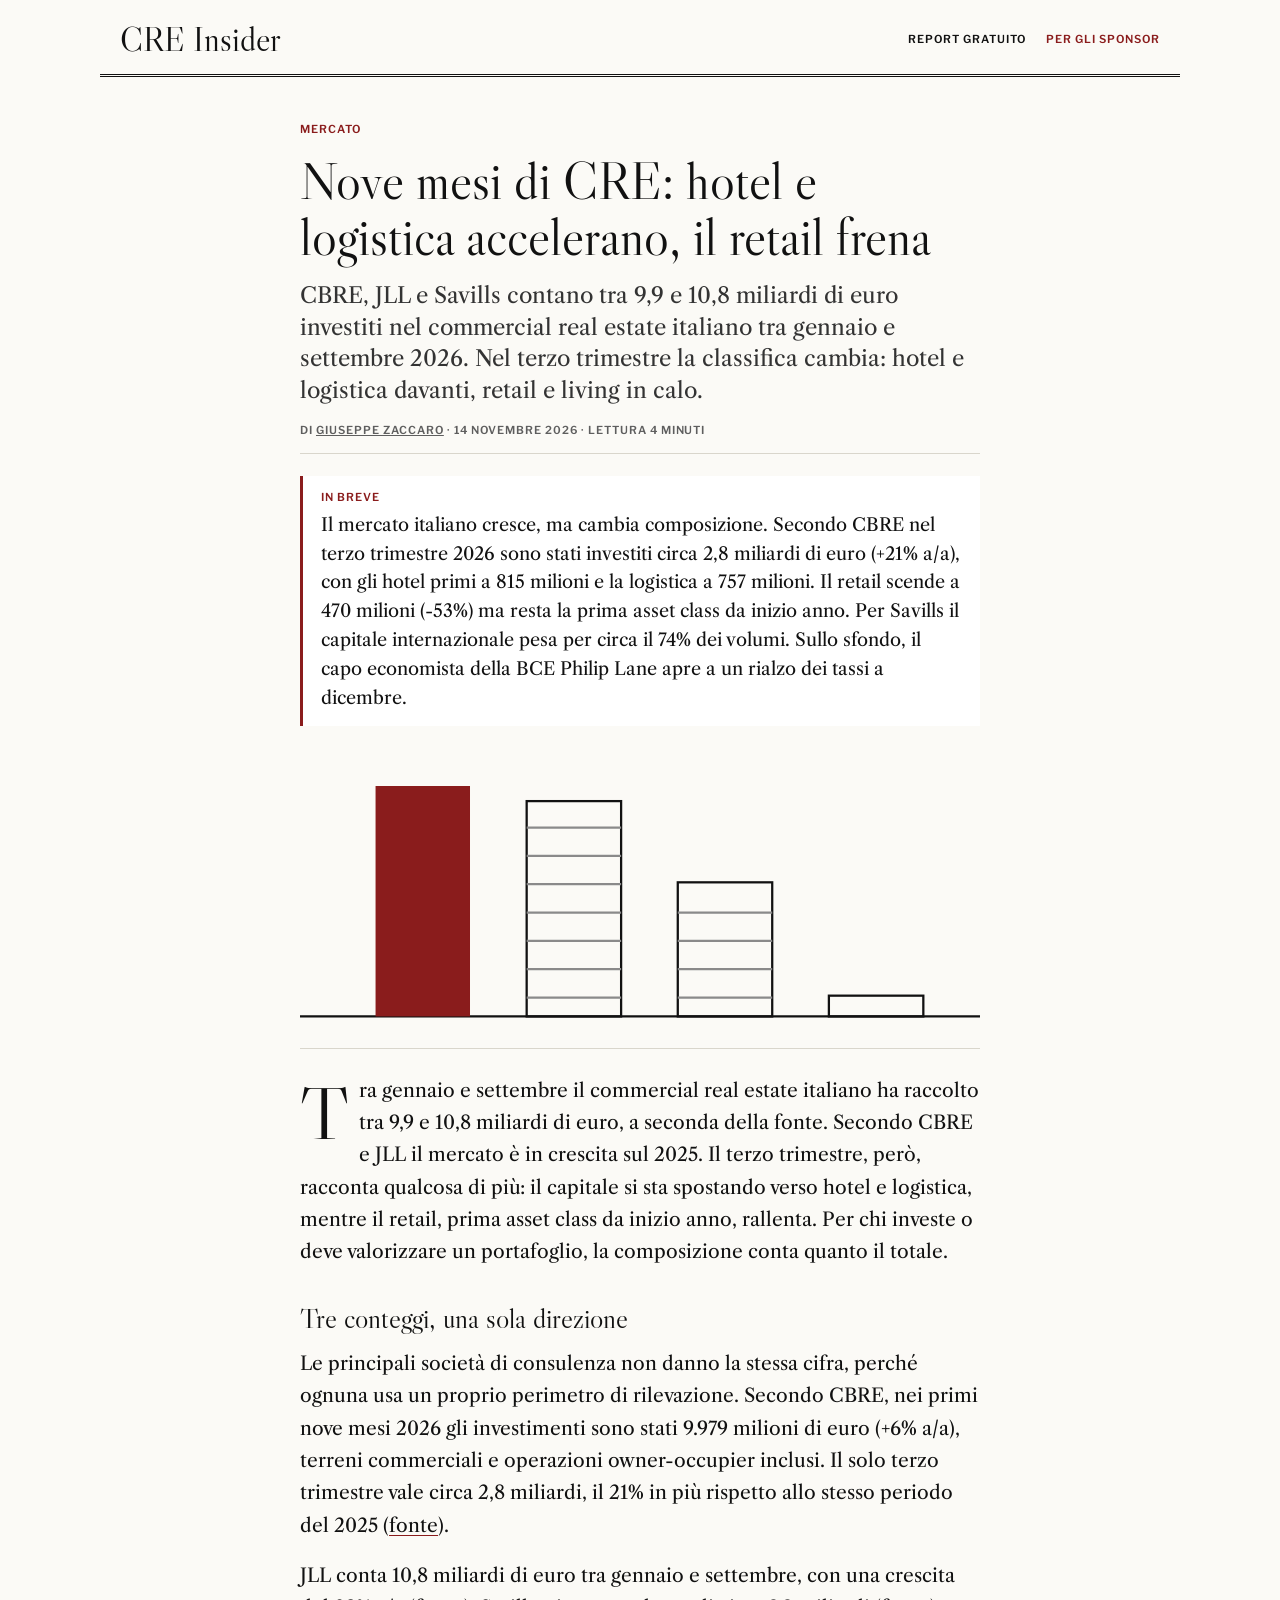
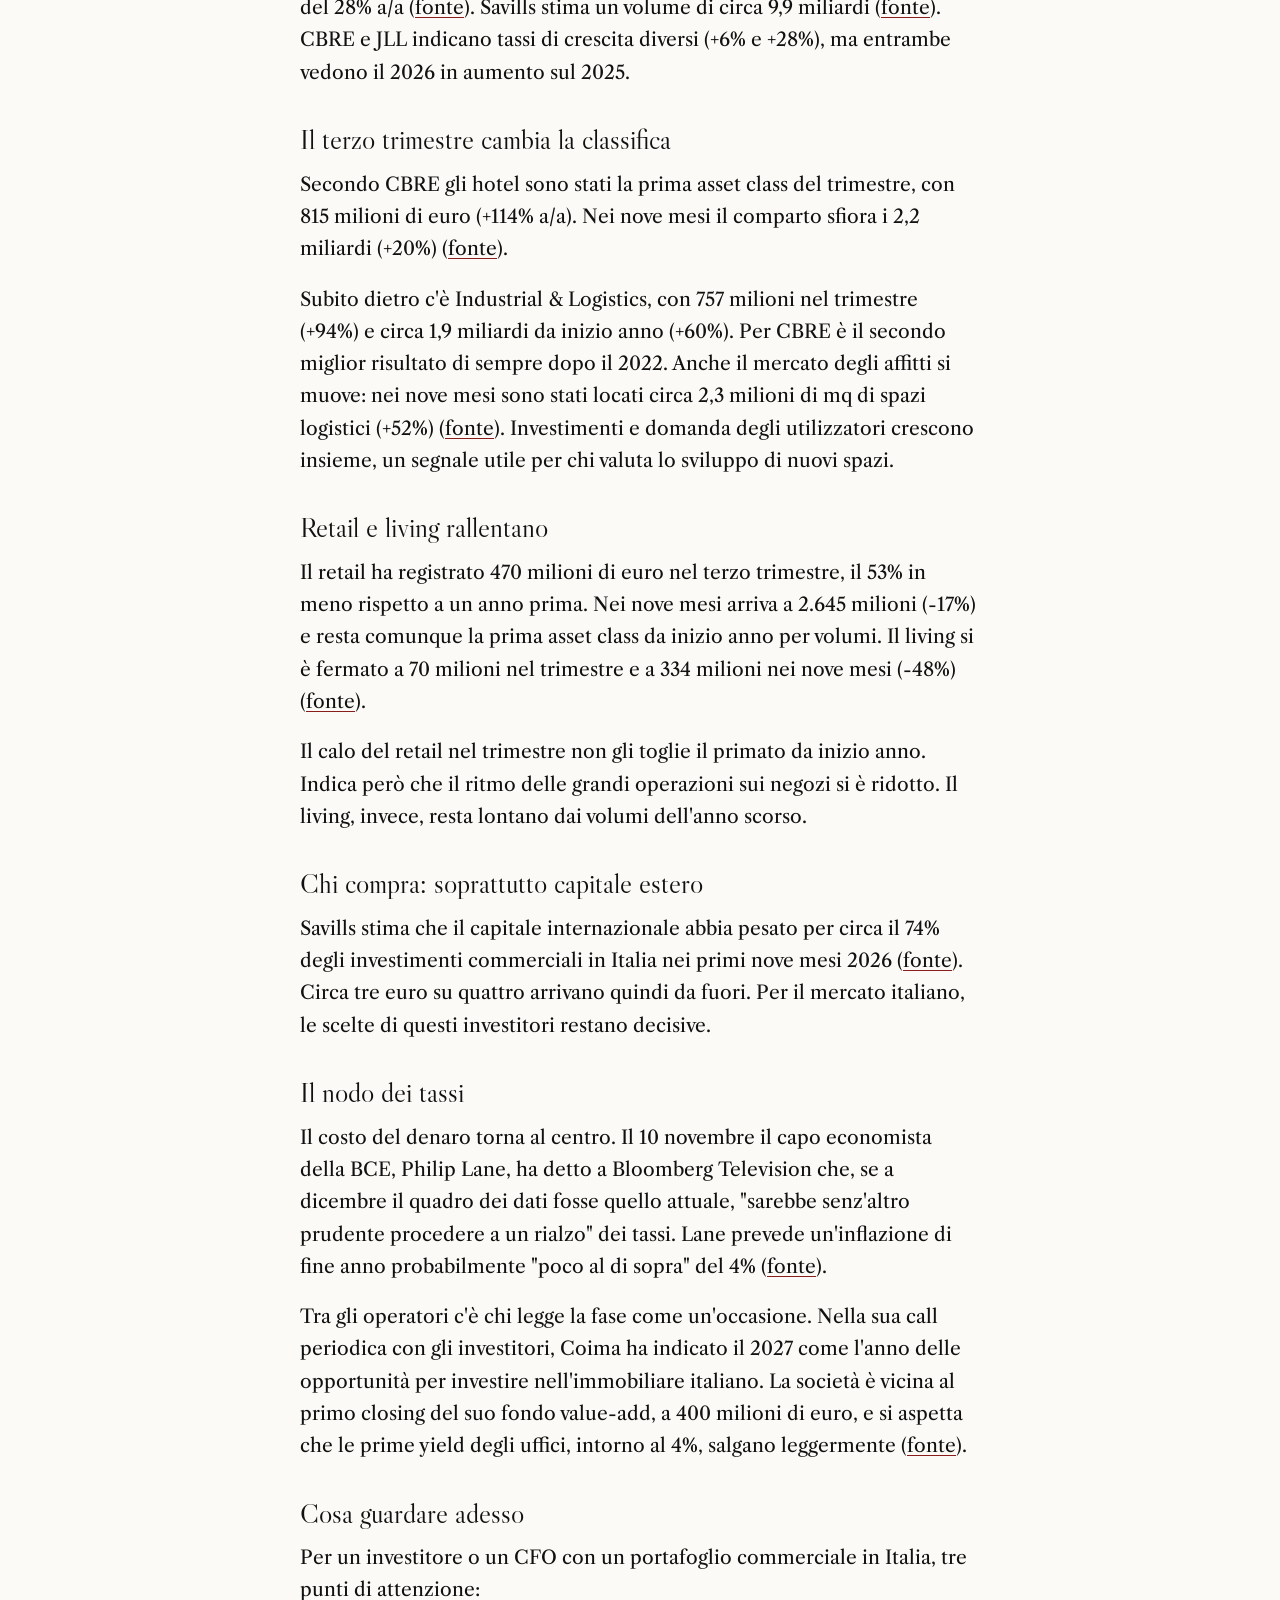
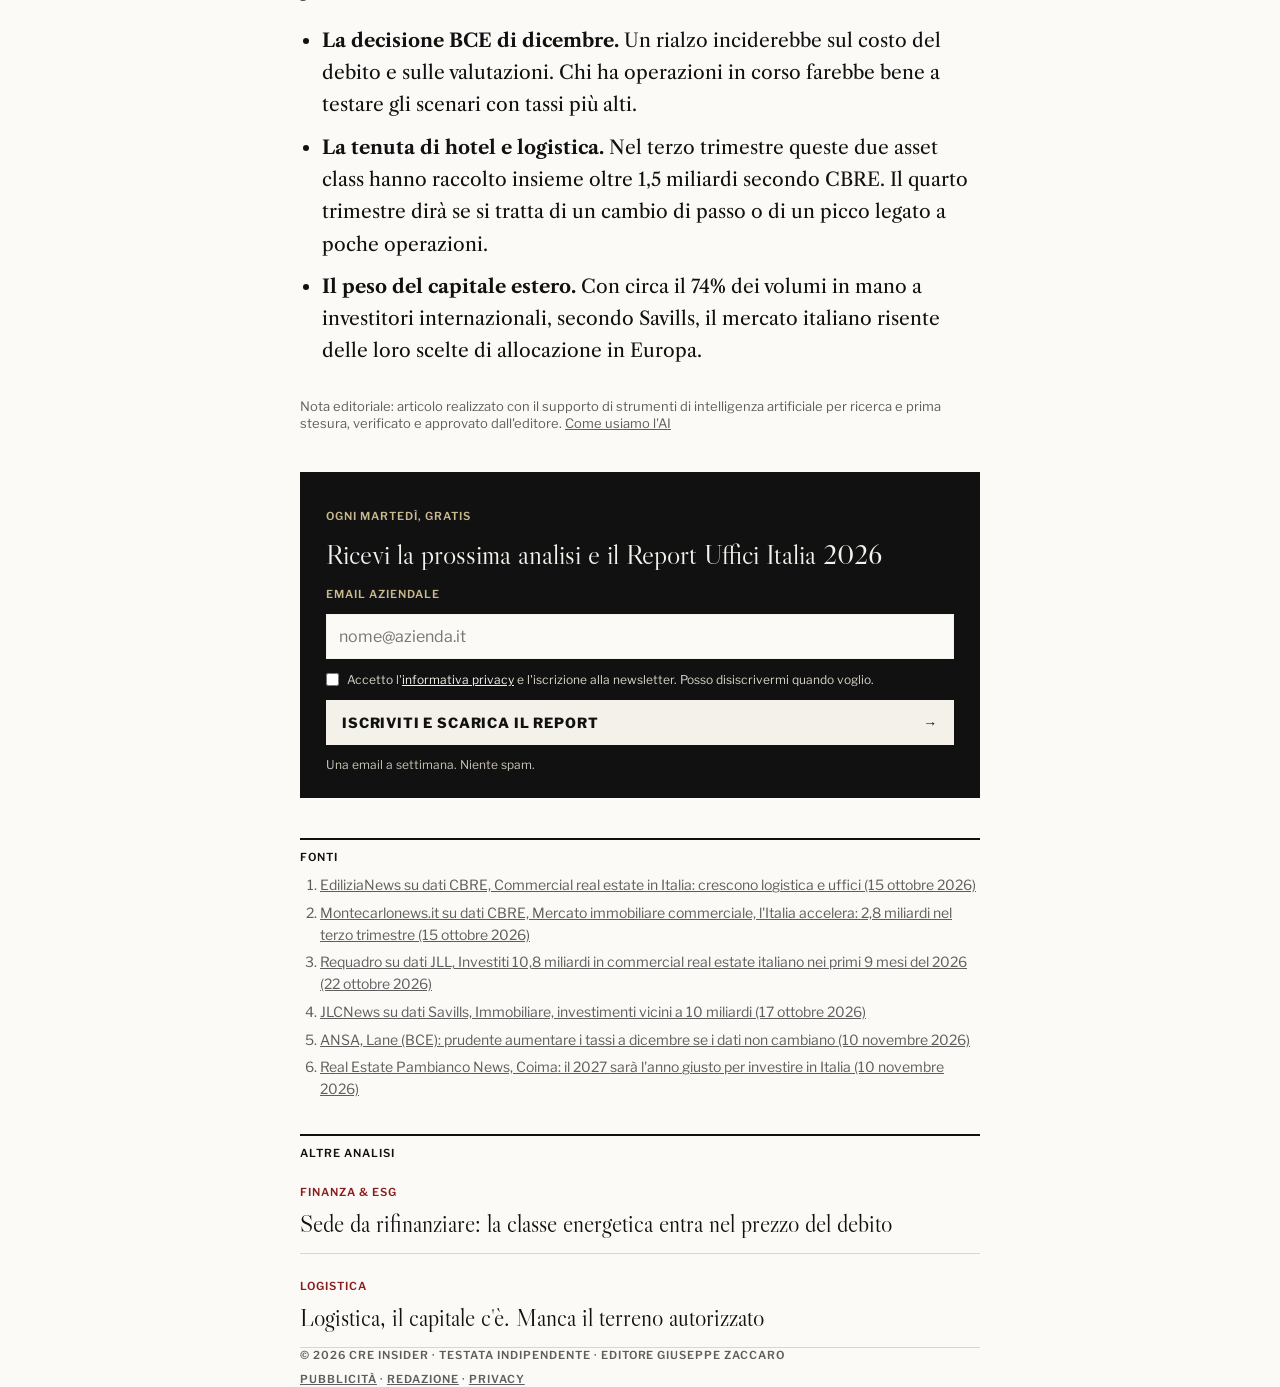
<file: articoli/cre-nove-mesi-2026.html>
<!doctype html>
<html lang="it"><head><meta charset="utf-8"><meta name="viewport" content="width=device-width, initial-scale=1">
<title>Nove mesi di CRE: hotel e logistica accelerano, il retail frena · CRE Insider Italia</title>
<meta name="description" content="Nei primi nove mesi 2026 il commercial real estate italiano vale tra 9,9 e 10,8 miliardi secondo CBRE, JLL e Savills. Nel terzo trimestre guidano hotel e logistica.">
<meta property="og:type" content="article"><meta property="og:title" content="Nove mesi di CRE: hotel e logistica accelerano, il retail frena"><meta property="og:description" content="Nei primi nove mesi 2026 il commercial real estate italiano vale tra 9,9 e 10,8 miliardi secondo CBRE, JLL e Savills. Nel terzo trimestre guidano hotel e logistica.">
<meta property="og:image" content="https://cre-insider.online/og.png"><meta property="og:url" content="https://cre-insider.online/articoli/cre-nove-mesi-2026.html"><meta name="twitter:card" content="summary_large_image">
<link rel="canonical" href="https://cre-insider.online/articoli/cre-nove-mesi-2026.html">
<script type="application/ld+json">{"@context": "https://schema.org", "@type": "NewsArticle", "headline": "Nove mesi di CRE: hotel e logistica accelerano, il retail frena", "description": "CBRE, JLL e Savills contano tra 9,9 e 10,8 miliardi di euro investiti nel commercial real estate italiano tra gennaio e settembre 2026. Nel terzo trimestre la classifica cambia: hotel e logistica davanti, retail e living in calo.", "image": ["https://cre-insider.online/og.png"], "datePublished": "2026-11-14", "dateModified": "2026-11-14", "inLanguage": "it", "author": {"@type": "Person", "name": "Giuseppe Zaccaro", "url": "https://cre-insider.online/redazione.html#autore"}, "publisher": {"@type": "NewsMediaOrganization", "name": "CRE Insider Italia", "logo": {"@type": "ImageObject", "url": "https://cre-insider.online/og.png"}}, "mainEntityOfPage": "https://cre-insider.online/articoli/cre-nove-mesi-2026.html"}</script>
<link rel="icon" href="../favicon.svg" type="image/svg+xml">
<link rel="stylesheet" href="articolo.css">
<link href="https://fonts.googleapis.com/css2?family=Libre+Caslon+Display&family=Libre+Caslon+Text:ital,wght@0,400;0,700;1,400&family=Libre+Franklin:wght@400;600;800&display=optional" rel="stylesheet">
<link rel="alternate" type="application/rss+xml" title="CRE Insider Italia" href="https://cre-insider.online/feed.xml">
</head><body>
<div class="bar" id="bar"></div>
<header class="wrap top"><a class="m" href="../">CRE Insider</a><nav class="label"><a href="../#report">Report gratuito</a><a href="../#sponsor" class="sp">Per gli sponsor</a></nav></header>
<main class="wrap art">
<span class="label k">Mercato</span>
<h1>Nove mesi di CRE: hotel e logistica accelerano, il retail frena</h1>
<p class="dek">CBRE, JLL e Savills contano tra 9,9 e 10,8 miliardi di euro investiti nel commercial real estate italiano tra gennaio e settembre 2026. Nel terzo trimestre la classifica cambia: hotel e logistica davanti, retail e living in calo.</p>
<p class="label by">Di <a href="../redazione.html#autore" rel="author">Giuseppe Zaccaro</a> · <time datetime="2026-11-14">14 novembre 2026</time> · Lettura 4 minuti</p>
<section class="brief"><h2 class="label">In breve</h2><p>Il mercato italiano cresce, ma cambia composizione. Secondo CBRE nel terzo trimestre 2026 sono stati investiti circa 2,8 miliardi di euro (+21% a/a), con gli hotel primi a 815 milioni e la logistica a 757 milioni. Il retail scende a 470 milioni (-53%) ma resta la prima asset class da inizio anno. Per Savills il capitale internazionale pesa per circa il 74% dei volumi. Sullo sfondo, il capo economista della BCE Philip Lane apre a un rialzo dei tassi a dicembre.</p></section>
<figure class="ill"><svg viewBox="0 0 360 150" aria-hidden="true" fill="none" stroke="#111" stroke-width="1.2"><path d="M0 140h360"/><rect x="40" y="18" width="50" height="122" fill="#8a1c1c" stroke="none"/><rect x="120" y="26" width="50" height="114"/><rect x="200" y="69" width="50" height="71"/><rect x="280" y="129" width="50" height="11"/><path d="M120 40h50" stroke="#8a8a8a"/><path d="M120 55h50" stroke="#8a8a8a"/><path d="M120 70h50" stroke="#8a8a8a"/><path d="M120 85h50" stroke="#8a8a8a"/><path d="M120 100h50" stroke="#8a8a8a"/><path d="M120 115h50" stroke="#8a8a8a"/><path d="M120 130h50" stroke="#8a8a8a"/><path d="M200 85h50" stroke="#8a8a8a"/><path d="M200 100h50" stroke="#8a8a8a"/><path d="M200 115h50" stroke="#8a8a8a"/><path d="M200 130h50" stroke="#8a8a8a"/></svg></figure>
<div class="body"><p>Tra gennaio e settembre il commercial real estate italiano ha raccolto tra 9,9 e 10,8 miliardi di euro, a seconda della fonte. Secondo CBRE e JLL il mercato è in crescita sul 2025. Il terzo trimestre, però, racconta qualcosa di più: il capitale si sta spostando verso hotel e logistica, mentre il retail, prima asset class da inizio anno, rallenta. Per chi investe o deve valorizzare un portafoglio, la composizione conta quanto il totale.</p>

<h2 class="sec">Tre conteggi, una sola direzione</h2>
<p>Le principali società di consulenza non danno la stessa cifra, perché ognuna usa un proprio perimetro di rilevazione. Secondo CBRE, nei primi nove mesi 2026 gli investimenti sono stati 9.979 milioni di euro (+6% a/a), terreni commerciali e operazioni owner-occupier inclusi. Il solo terzo trimestre vale circa 2,8 miliardi, il 21% in più rispetto allo stesso periodo del 2025 (<a href="https://www.edilizianews.it/cbre-commercial-real-estate-in-italia-crescono-logistica-e-uffici/" target="_blank" rel="noopener">fonte</a>).</p>
<p>JLL conta 10,8 miliardi di euro tra gennaio e settembre, con una crescita del 28% a/a (<a href="https://requadro.com/jll-investiti-108-mld-in-commercial-real-estate-italiano-nei-primi-9-mesi-del-2026-28/" target="_blank" rel="noopener">fonte</a>). Savills stima un volume di circa 9,9 miliardi (<a href="https://www.jlcnews.it/post/immobiliare-investimenti-vicini-a-10-miliardi-logistica-e-retail-guidano-il-mercato" target="_blank" rel="noopener">fonte</a>). CBRE e JLL indicano tassi di crescita diversi (+6% e +28%), ma entrambe vedono il 2026 in aumento sul 2025.</p>

<h2 class="sec">Il terzo trimestre cambia la classifica</h2>
<p>Secondo CBRE gli hotel sono stati la prima asset class del trimestre, con 815 milioni di euro (+114% a/a). Nei nove mesi il comparto sfiora i 2,2 miliardi (+20%) (<a href="https://www.edilizianews.it/cbre-commercial-real-estate-in-italia-crescono-logistica-e-uffici/" target="_blank" rel="noopener">fonte</a>).</p>
<p>Subito dietro c'è Industrial &amp; Logistics, con 757 milioni nel trimestre (+94%) e circa 1,9 miliardi da inizio anno (+60%). Per CBRE è il secondo miglior risultato di sempre dopo il 2022. Anche il mercato degli affitti si muove: nei nove mesi sono stati locati circa 2,3 milioni di mq di spazi logistici (+52%) (<a href="https://www.montecarlonews.it/2026/10/15/notizie/argomenti/business/articolo/mercato-immobiliare-commerciale-litalia-accelera-28-miliardi-nel-terzo-trimestre-il-retail-tra.html" target="_blank" rel="noopener">fonte</a>). Investimenti e domanda degli utilizzatori crescono insieme, un segnale utile per chi valuta lo sviluppo di nuovi spazi.</p>

<h2 class="sec">Retail e living rallentano</h2>
<p>Il retail ha registrato 470 milioni di euro nel terzo trimestre, il 53% in meno rispetto a un anno prima. Nei nove mesi arriva a 2.645 milioni (-17%) e resta comunque la prima asset class da inizio anno per volumi. Il living si è fermato a 70 milioni nel trimestre e a 334 milioni nei nove mesi (-48%) (<a href="https://www.montecarlonews.it/2026/10/15/notizie/argomenti/business/articolo/mercato-immobiliare-commerciale-litalia-accelera-28-miliardi-nel-terzo-trimestre-il-retail-tra.html" target="_blank" rel="noopener">fonte</a>).</p>
<p>Il calo del retail nel trimestre non gli toglie il primato da inizio anno. Indica però che il ritmo delle grandi operazioni sui negozi si è ridotto. Il living, invece, resta lontano dai volumi dell'anno scorso.</p>

<h2 class="sec">Chi compra: soprattutto capitale estero</h2>
<p>Savills stima che il capitale internazionale abbia pesato per circa il 74% degli investimenti commerciali in Italia nei primi nove mesi 2026 (<a href="https://www.jlcnews.it/post/immobiliare-investimenti-vicini-a-10-miliardi-logistica-e-retail-guidano-il-mercato" target="_blank" rel="noopener">fonte</a>). Circa tre euro su quattro arrivano quindi da fuori. Per il mercato italiano, le scelte di questi investitori restano decisive.</p>

<h2 class="sec">Il nodo dei tassi</h2>
<p>Il costo del denaro torna al centro. Il 10 novembre il capo economista della BCE, Philip Lane, ha detto a Bloomberg Television che, se a dicembre il quadro dei dati fosse quello attuale, "sarebbe senz'altro prudente procedere a un rialzo" dei tassi. Lane prevede un'inflazione di fine anno probabilmente "poco al di sopra" del 4% (<a href="https://www.ansa.it/sito/notizie/topnews/2026/11/10/lane-bce-prudente-aumentare-i-tassi-a-dicembre-se-dati-non-cambiano_5af52c89-3b69-4fc5-aea9-1e408ab5c0a1.html" target="_blank" rel="noopener">fonte</a>).</p>
<p>Tra gli operatori c'è chi legge la fase come un'occasione. Nella sua call periodica con gli investitori, Coima ha indicato il 2027 come l'anno delle opportunità per investire nell'immobiliare italiano. La società è vicina al primo closing del suo fondo value-add, a 400 milioni di euro, e si aspetta che le prime yield degli uffici, intorno al 4%, salgano leggermente (<a href="https://realestate.pambianconews.com/2026/11/10/coima-il-2027-sara-lanno-giusto-per-investire-in-italia/" target="_blank" rel="noopener">fonte</a>).</p>

<h2 class="sec">Cosa guardare adesso</h2>
<p>Per un investitore o un CFO con un portafoglio commerciale in Italia, tre punti di attenzione:</p>
<ul>
<li><strong>La decisione BCE di dicembre.</strong> Un rialzo inciderebbe sul costo del debito e sulle valutazioni. Chi ha operazioni in corso farebbe bene a testare gli scenari con tassi più alti.</li>
<li><strong>La tenuta di hotel e logistica.</strong> Nel terzo trimestre queste due asset class hanno raccolto insieme oltre 1,5 miliardi secondo CBRE. Il quarto trimestre dirà se si tratta di un cambio di passo o di un picco legato a poche operazioni.</li>
<li><strong>Il peso del capitale estero.</strong> Con circa il 74% dei volumi in mano a investitori internazionali, secondo Savills, il mercato italiano risente delle loro scelte di allocazione in Europa.</li>
</ul></div>
<p class="ai label">Nota editoriale: articolo realizzato con il supporto di strumenti di intelligenza artificiale per ricerca e prima stesura, verificato e approvato dall'editore. <a href="../redazione.html#ai">Come usiamo l'AI</a></p>
<aside class="cta" id="iscriviti"><span class="label">Ogni martedì, gratis</span><h2>Ricevi la prossima analisi e il Report Uffici Italia 2026</h2><form action="https://071edb76.sibforms.com/serve/[base64]" method="POST" id="signup"><label class="label" for="email">Email aziendale</label><input id="email" name="EMAIL" type="email" required autocomplete="email" placeholder="nome@azienda.it"><input type="text" name="email_address_check" value="" tabindex="-1" autocomplete="off" aria-hidden="true" class="hp"><input type="hidden" name="locale" value="it"><input type="hidden" name="html_type" value="simple"><label class="consent" for="privacy"><input id="privacy" type="checkbox" required><span>Accetto l'<a href="../privacy.html">informativa privacy</a> e l'iscrizione alla newsletter. Posso disiscrivermi quando voglio.</span></label><button class="btn" type="submit"><span>Iscriviti e scarica il report</span><span aria-hidden="true">→</span></button><p class="small">Una email a settimana. Niente spam.</p></form><div id="grazie" class="done" hidden><p>Fatto, iscrizione completata.</p><a class="btn" href="../Report-Uffici-Italia-2026.pdf" download><span>Scarica il PDF</span><span aria-hidden="true">↓</span></a><p class="small">Il prossimo numero arriva martedì.</p></div></aside>
<section class="src"><h2 class="label">Fonti</h2><ol><li><a href="https://www.edilizianews.it/cbre-commercial-real-estate-in-italia-crescono-logistica-e-uffici/" target="_blank" rel="noopener">EdiliziaNews su dati CBRE, Commercial real estate in Italia: crescono logistica e uffici (15 ottobre 2026)</a></li><li><a href="https://www.montecarlonews.it/2026/10/15/notizie/argomenti/business/articolo/mercato-immobiliare-commerciale-litalia-accelera-28-miliardi-nel-terzo-trimestre-il-retail-tra.html" target="_blank" rel="noopener">Montecarlonews.it su dati CBRE, Mercato immobiliare commerciale, l&#x27;Italia accelera: 2,8 miliardi nel terzo trimestre (15 ottobre 2026)</a></li><li><a href="https://requadro.com/jll-investiti-108-mld-in-commercial-real-estate-italiano-nei-primi-9-mesi-del-2026-28/" target="_blank" rel="noopener">Requadro su dati JLL, Investiti 10,8 miliardi in commercial real estate italiano nei primi 9 mesi del 2026 (22 ottobre 2026)</a></li><li><a href="https://www.jlcnews.it/post/immobiliare-investimenti-vicini-a-10-miliardi-logistica-e-retail-guidano-il-mercato" target="_blank" rel="noopener">JLCNews su dati Savills, Immobiliare, investimenti vicini a 10 miliardi (17 ottobre 2026)</a></li><li><a href="https://www.ansa.it/sito/notizie/topnews/2026/11/10/lane-bce-prudente-aumentare-i-tassi-a-dicembre-se-dati-non-cambiano_5af52c89-3b69-4fc5-aea9-1e408ab5c0a1.html" target="_blank" rel="noopener">ANSA, Lane (BCE): prudente aumentare i tassi a dicembre se i dati non cambiano (10 novembre 2026)</a></li><li><a href="https://realestate.pambianconews.com/2026/11/10/coima-il-2027-sara-lanno-giusto-per-investire-in-italia/" target="_blank" rel="noopener">Real Estate Pambianco News, Coima: il 2027 sarà l&#x27;anno giusto per investire in Italia (10 novembre 2026)</a></li></ol></section>
<section class="others"><h2 class="label">Altre analisi</h2><a class="o" href="uffici-epbd-debito.html"><span class="label">Finanza &amp; ESG</span><b>Sede da rifinanziare: la classe energetica entra nel prezzo del debito</b></a><a class="o" href="logistica-terreno-last-mile.html"><span class="label">Logistica</span><b>Logistica, il capitale c&#x27;è. Manca il terreno autorizzato</b></a></section>
</main>
<footer class="wrap label"><span>© 2026 CRE Insider · Testata indipendente · Editore Giuseppe Zaccaro</span><span><a href="../#sponsor">Pubblicità</a> · <a href="../redazione.html">Redazione</a> · <a href="../privacy.html">Privacy</a></span></footer>
<script src="articolo.js" defer></script>
</body></html>
</file>
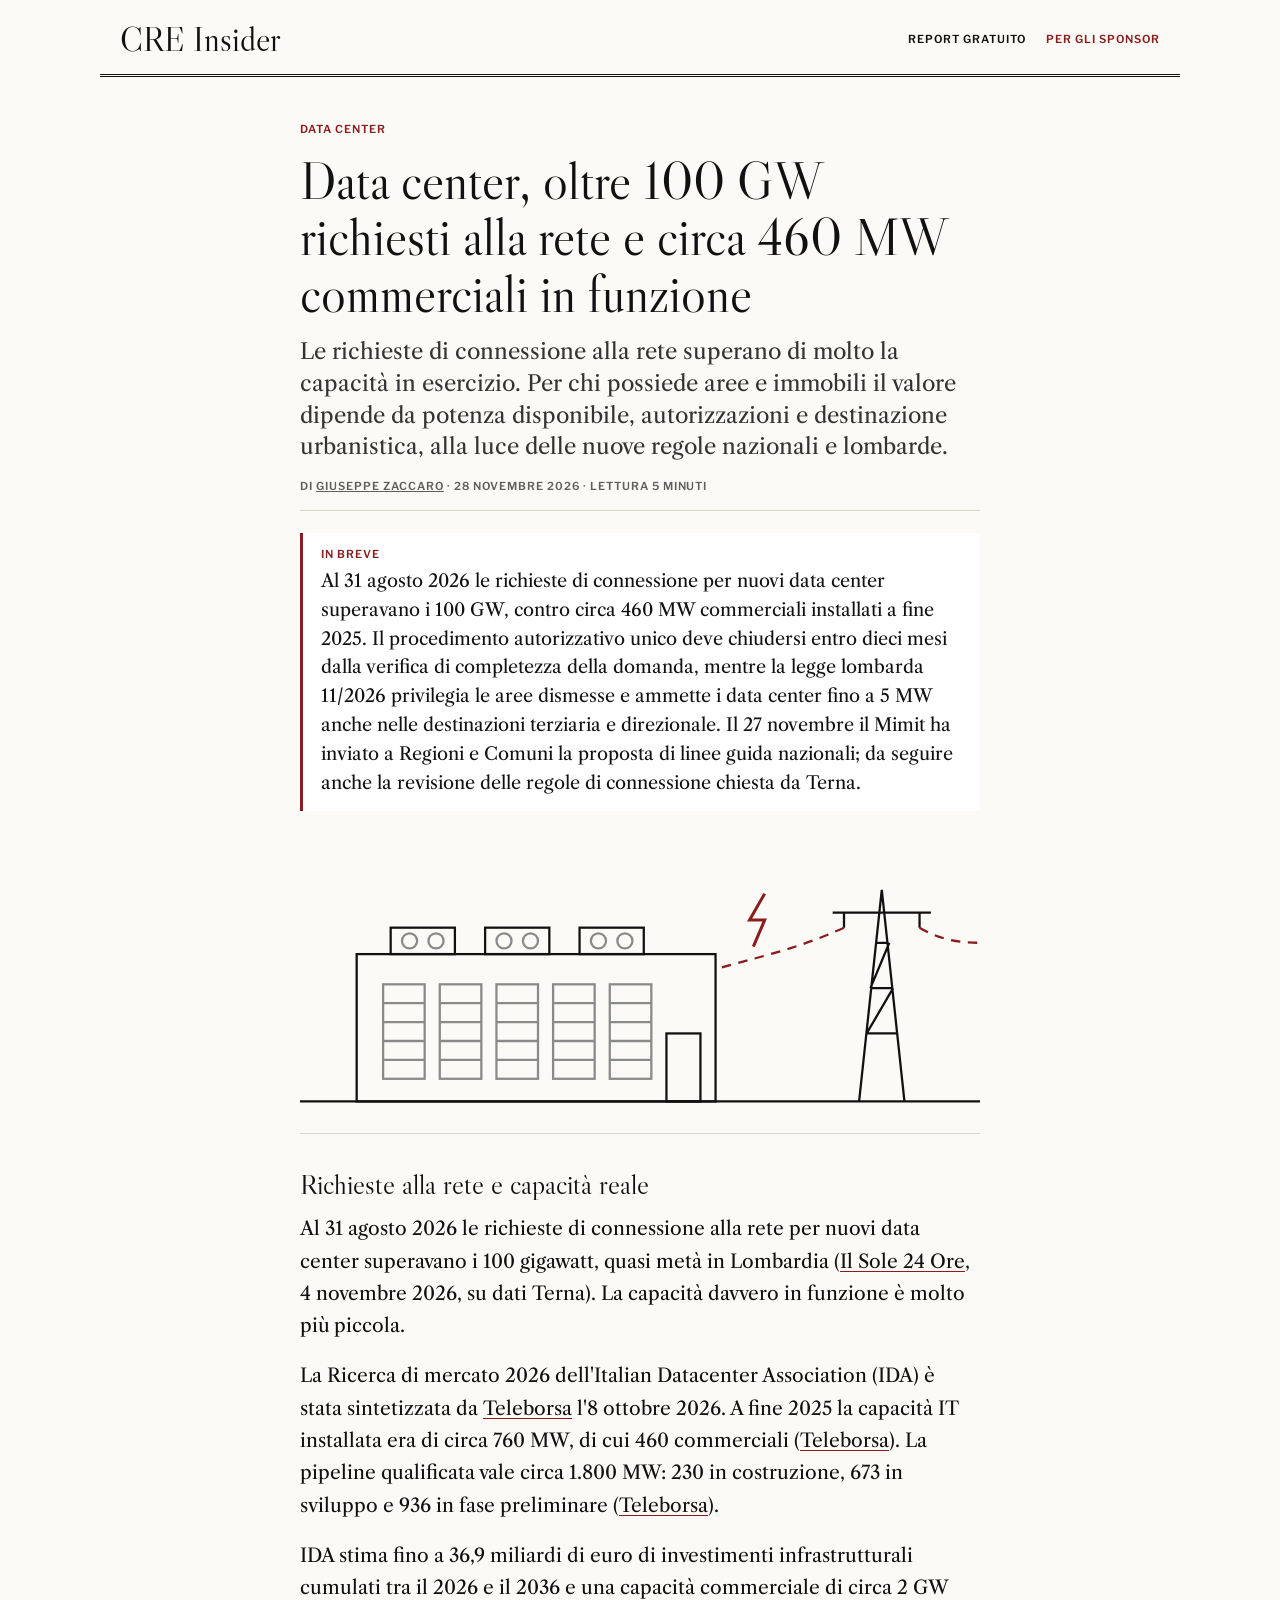
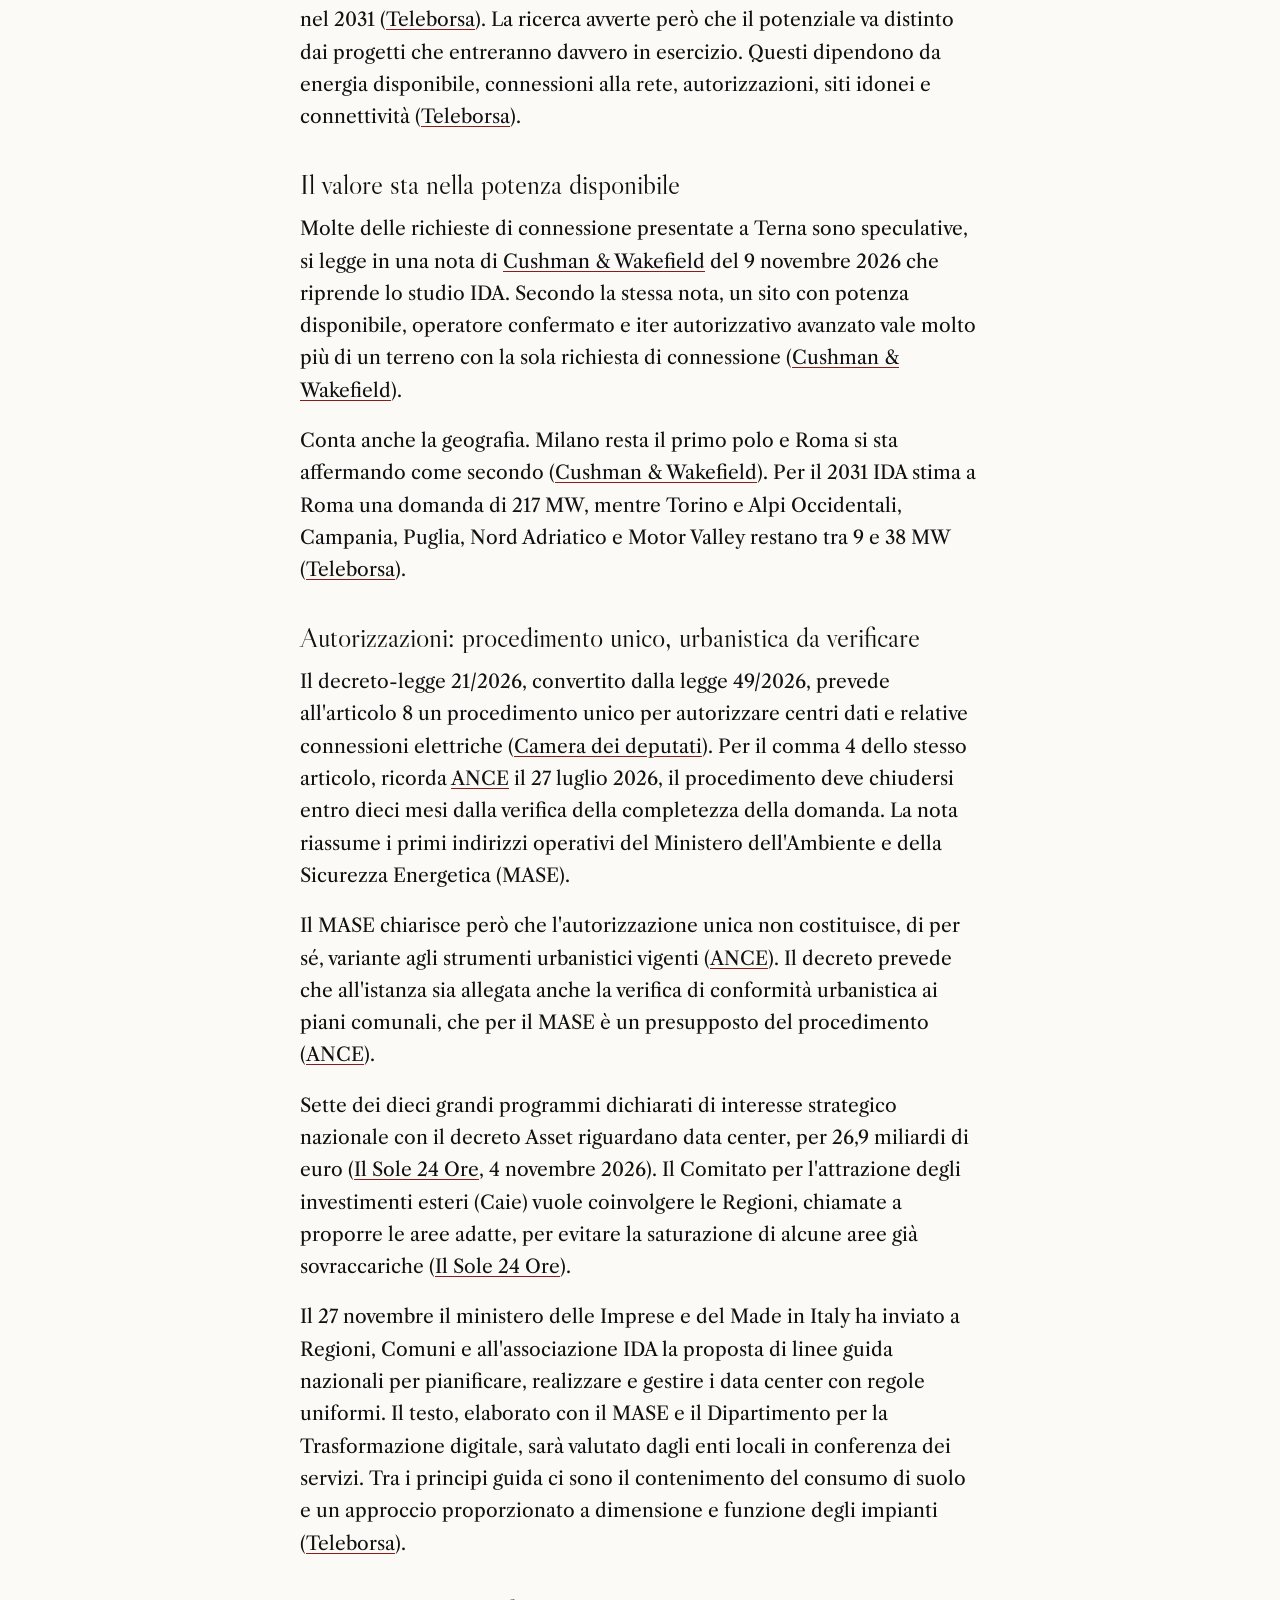
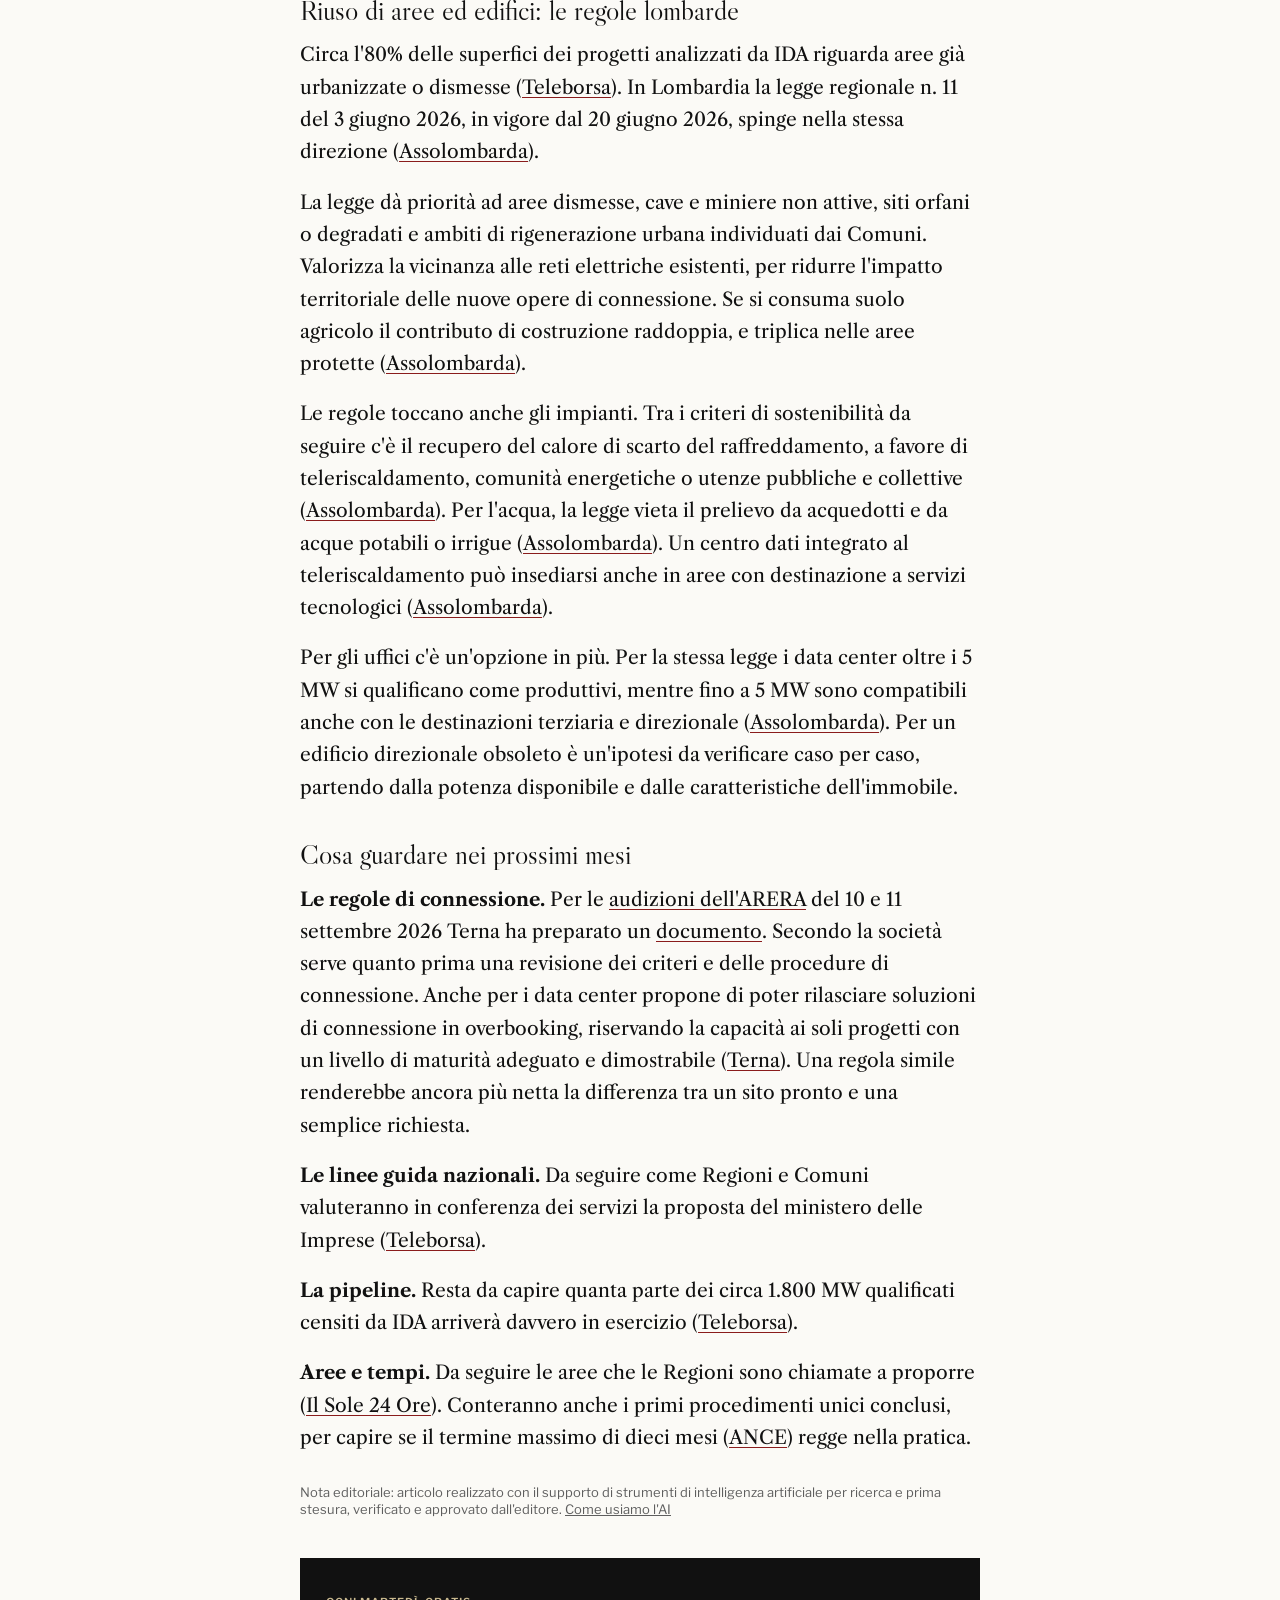
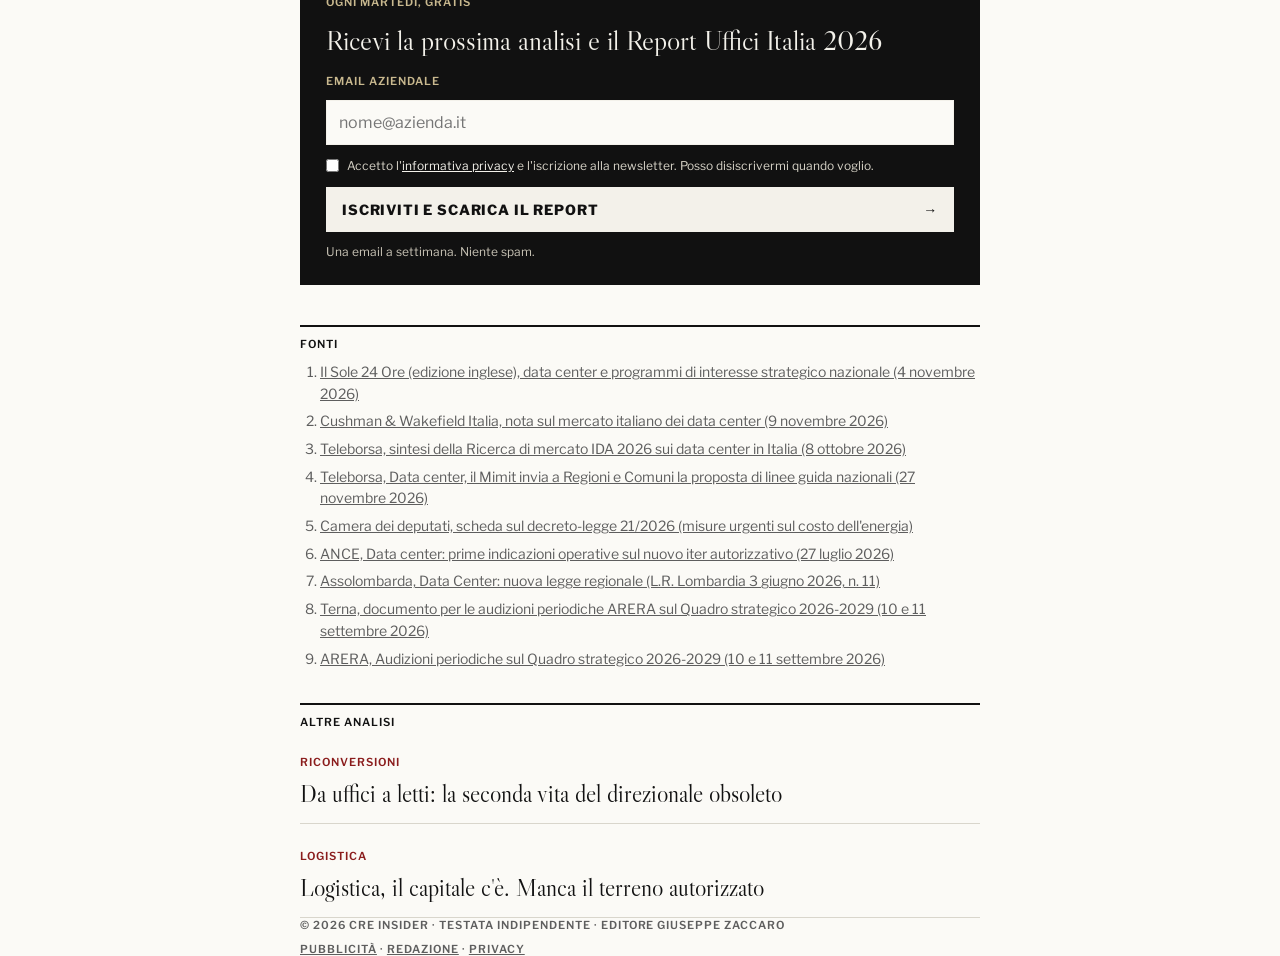
<file: articoli/data-center-italia-potenza.html>
<!doctype html>
<html lang="it"><head><meta charset="utf-8"><meta name="viewport" content="width=device-width, initial-scale=1">
<title>Data center, oltre 100 GW richiesti alla rete e circa 460 MW commerciali in funzione · CRE Insider Italia</title>
<meta name="description" content="Data center in Italia: oltre 100 GW richiesti alla rete, circa 460 MW commerciali in funzione. Potenza, permessi e regole lombarde pesano sul valore.">
<meta property="og:type" content="article"><meta property="og:title" content="Data center, oltre 100 GW richiesti alla rete e circa 460 MW commerciali in funzione"><meta property="og:description" content="Data center in Italia: oltre 100 GW richiesti alla rete, circa 460 MW commerciali in funzione. Potenza, permessi e regole lombarde pesano sul valore.">
<meta property="og:image" content="https://cre-insider.online/og.png"><meta property="og:url" content="https://cre-insider.online/articoli/data-center-italia-potenza.html"><meta name="twitter:card" content="summary_large_image">
<link rel="canonical" href="https://cre-insider.online/articoli/data-center-italia-potenza.html">
<script type="application/ld+json">{"@context": "https://schema.org", "@type": "NewsArticle", "headline": "Data center, oltre 100 GW richiesti alla rete e circa 460 MW commerciali in funzione", "description": "Le richieste di connessione alla rete superano di molto la capacità in esercizio. Per chi possiede aree e immobili il valore dipende da potenza disponibile, autorizzazioni e destinazione urbanistica, alla luce delle nuove regole nazionali e lombarde.", "image": ["https://cre-insider.online/og.png"], "datePublished": "2026-11-28", "dateModified": "2026-11-28", "inLanguage": "it", "author": {"@type": "Person", "name": "Giuseppe Zaccaro", "url": "https://cre-insider.online/redazione.html#autore"}, "publisher": {"@type": "NewsMediaOrganization", "name": "CRE Insider Italia", "logo": {"@type": "ImageObject", "url": "https://cre-insider.online/og.png"}}, "mainEntityOfPage": "https://cre-insider.online/articoli/data-center-italia-potenza.html"}</script>
<link rel="icon" href="../favicon.svg" type="image/svg+xml">
<link rel="stylesheet" href="articolo.css">
<link href="https://fonts.googleapis.com/css2?family=Libre+Caslon+Display&family=Libre+Caslon+Text:ital,wght@0,400;0,700;1,400&family=Libre+Franklin:wght@400;600;800&display=optional" rel="stylesheet">
<link rel="alternate" type="application/rss+xml" title="CRE Insider Italia" href="https://cre-insider.online/feed.xml">
</head><body>
<div class="bar" id="bar"></div>
<header class="wrap top"><a class="m" href="../">CRE Insider</a><nav class="label"><a href="../#report">Report gratuito</a><a href="../#sponsor" class="sp">Per gli sponsor</a></nav></header>
<main class="wrap art">
<span class="label k">Data center</span>
<h1>Data center, oltre 100 GW richiesti alla rete e circa 460 MW commerciali in funzione</h1>
<p class="dek">Le richieste di connessione alla rete superano di molto la capacità in esercizio. Per chi possiede aree e immobili il valore dipende da potenza disponibile, autorizzazioni e destinazione urbanistica, alla luce delle nuove regole nazionali e lombarde.</p>
<p class="label by">Di <a href="../redazione.html#autore" rel="author">Giuseppe Zaccaro</a> · <time datetime="2026-11-28">28 novembre 2026</time> · Lettura 5 minuti</p>
<section class="brief"><h2 class="label">In breve</h2><p>Al 31 agosto 2026 le richieste di connessione per nuovi data center superavano i 100 GW, contro circa 460 MW commerciali installati a fine 2025. Il procedimento autorizzativo unico deve chiudersi entro dieci mesi dalla verifica di completezza della domanda, mentre la legge lombarda 11/2026 privilegia le aree dismesse e ammette i data center fino a 5 MW anche nelle destinazioni terziaria e direzionale. Il 27 novembre il Mimit ha inviato a Regioni e Comuni la proposta di linee guida nazionali; da seguire anche la revisione delle regole di connessione chiesta da Terna.</p></section>
<figure class="ill"><svg viewBox="0 0 360 150" aria-hidden="true" fill="none" stroke="#111" stroke-width="1.2"><path d="M0 140h360"/><rect x="30" y="62" width="190" height="78"/><rect x="48" y="48" width="34" height="14"/><circle cx="58" cy="55" r="4" stroke="#8a8a8a"/><circle cx="72" cy="55" r="4" stroke="#8a8a8a"/><rect x="98" y="48" width="34" height="14"/><circle cx="108" cy="55" r="4" stroke="#8a8a8a"/><circle cx="122" cy="55" r="4" stroke="#8a8a8a"/><rect x="148" y="48" width="34" height="14"/><circle cx="158" cy="55" r="4" stroke="#8a8a8a"/><circle cx="172" cy="55" r="4" stroke="#8a8a8a"/><rect x="44" y="78" width="22" height="50" stroke="#8a8a8a"/><rect x="74" y="78" width="22" height="50" stroke="#8a8a8a"/><rect x="104" y="78" width="22" height="50" stroke="#8a8a8a"/><rect x="134" y="78" width="22" height="50" stroke="#8a8a8a"/><rect x="164" y="78" width="22" height="50" stroke="#8a8a8a"/><path d="M44 88h22M44 98h22M44 108h22M44 118h22M74 88h22M74 98h22M74 108h22M74 118h22M104 88h22M104 98h22M104 108h22M104 118h22M134 88h22M134 98h22M134 108h22M134 118h22M164 88h22M164 98h22M164 108h22M164 118h22" stroke="#8a8a8a"/><rect x="194" y="104" width="18" height="36"/><path d="M296 140l12-112 12 112M300 104h16M302 80h12M305 56h6M282 40h52M288 40v8M328 40v8M300 104l14-24M302 80l10-24"/><path d="M288 48C262 60 240 64 220 70" stroke="#8a1c1c" stroke-dasharray="5 4"/><path d="M328 48c10 6 20 8 32 8" stroke="#8a1c1c" stroke-dasharray="5 4"/><path d="M246 30l-8 14h8l-6 14" stroke="#8a1c1c" stroke-width="1.6"/></svg></figure>
<div class="body"><h2 class="sec">Richieste alla rete e capacità reale</h2>

<p>Al 31 agosto 2026 le richieste di connessione alla rete per nuovi data center superavano i 100 gigawatt, quasi metà in Lombardia (<a href="https://en.ilsole24ore.com/art/amazon-openai-data-centre-construction-site-investment-27-billion-italia-AJVmAh4B" target="_blank" rel="noopener">Il Sole 24 Ore</a>, 4 novembre 2026, su dati Terna). La capacità davvero in funzione è molto più piccola.</p>

<p>La Ricerca di mercato 2026 dell'Italian Datacenter Association (IDA) è stata sintetizzata da <a href="https://www.teleborsa.it/News/2026/10/08/data-center-in-italia-investimenti-potenziali-per-37-miliardi-in-10-anni-143.html" target="_blank" rel="noopener">Teleborsa</a> l'8 ottobre 2026. A fine 2025 la capacità IT installata era di circa 760 MW, di cui 460 commerciali (<a href="https://www.teleborsa.it/News/2026/10/08/data-center-in-italia-investimenti-potenziali-per-37-miliardi-in-10-anni-143.html" target="_blank" rel="noopener">Teleborsa</a>). La pipeline qualificata vale circa 1.800 MW: 230 in costruzione, 673 in sviluppo e 936 in fase preliminare (<a href="https://www.teleborsa.it/News/2026/10/08/data-center-in-italia-investimenti-potenziali-per-37-miliardi-in-10-anni-143.html" target="_blank" rel="noopener">Teleborsa</a>).</p>

<p>IDA stima fino a 36,9 miliardi di euro di investimenti infrastrutturali cumulati tra il 2026 e il 2036 e una capacità commerciale di circa 2 GW nel 2031 (<a href="https://www.teleborsa.it/News/2026/10/08/data-center-in-italia-investimenti-potenziali-per-37-miliardi-in-10-anni-143.html" target="_blank" rel="noopener">Teleborsa</a>). La ricerca avverte però che il potenziale va distinto dai progetti che entreranno davvero in esercizio. Questi dipendono da energia disponibile, connessioni alla rete, autorizzazioni, siti idonei e connettività (<a href="https://www.teleborsa.it/News/2026/10/08/data-center-in-italia-investimenti-potenziali-per-37-miliardi-in-10-anni-143.html" target="_blank" rel="noopener">Teleborsa</a>).</p>

<h2 class="sec">Il valore sta nella potenza disponibile</h2>

<p>Molte delle richieste di connessione presentate a Terna sono speculative, si legge in una nota di <a href="https://www.cushmanwakefield.com/en/italy/news/2026/11/data-center-dla" target="_blank" rel="noopener">Cushman &amp; Wakefield</a> del 9 novembre 2026 che riprende lo studio IDA. Secondo la stessa nota, un sito con potenza disponibile, operatore confermato e iter autorizzativo avanzato vale molto più di un terreno con la sola richiesta di connessione (<a href="https://www.cushmanwakefield.com/en/italy/news/2026/11/data-center-dla" target="_blank" rel="noopener">Cushman &amp; Wakefield</a>).</p>

<p>Conta anche la geografia. Milano resta il primo polo e Roma si sta affermando come secondo (<a href="https://www.cushmanwakefield.com/en/italy/news/2026/11/data-center-dla" target="_blank" rel="noopener">Cushman &amp; Wakefield</a>). Per il 2031 IDA stima a Roma una domanda di 217 MW, mentre Torino e Alpi Occidentali, Campania, Puglia, Nord Adriatico e Motor Valley restano tra 9 e 38 MW (<a href="https://www.teleborsa.it/News/2026/10/08/data-center-in-italia-investimenti-potenziali-per-37-miliardi-in-10-anni-143.html" target="_blank" rel="noopener">Teleborsa</a>).</p>

<h2 class="sec">Autorizzazioni: procedimento unico, urbanistica da verificare</h2>

<p>Il decreto-legge 21/2026, convertito dalla legge 49/2026, prevede all'articolo 8 un procedimento unico per autorizzare centri dati e relative connessioni elettriche (<a href="https://temi.camera.it/leg19/temi/d-l-21-2026-misure-urgenti-per-la-riduzione-del-costo-dell-energia-per-la-competitivit-delle-imprese-e-la-decarbonizzazione-delle-industrie.html" target="_blank" rel="noopener">Camera dei deputati</a>). Per il comma 4 dello stesso articolo, ricorda <a href="https://ance.it/2026/07/data-center-prime-indicazioni-operative-sul-nuovo-iter-autorizzativo/" target="_blank" rel="noopener">ANCE</a> il 27 luglio 2026, il procedimento deve chiudersi entro dieci mesi dalla verifica della completezza della domanda. La nota riassume i primi indirizzi operativi del Ministero dell'Ambiente e della Sicurezza Energetica (MASE).</p>

<p>Il MASE chiarisce però che l'autorizzazione unica non costituisce, di per sé, variante agli strumenti urbanistici vigenti (<a href="https://ance.it/2026/07/data-center-prime-indicazioni-operative-sul-nuovo-iter-autorizzativo/" target="_blank" rel="noopener">ANCE</a>). Il decreto prevede che all'istanza sia allegata anche la verifica di conformità urbanistica ai piani comunali, che per il MASE è un presupposto del procedimento (<a href="https://ance.it/2026/07/data-center-prime-indicazioni-operative-sul-nuovo-iter-autorizzativo/" target="_blank" rel="noopener">ANCE</a>).</p>

<p>Sette dei dieci grandi programmi dichiarati di interesse strategico nazionale con il decreto Asset riguardano data center, per 26,9 miliardi di euro (<a href="https://en.ilsole24ore.com/art/amazon-openai-data-centre-construction-site-investment-27-billion-italia-AJVmAh4B" target="_blank" rel="noopener">Il Sole 24 Ore</a>, 4 novembre 2026). Il Comitato per l'attrazione degli investimenti esteri (Caie) vuole coinvolgere le Regioni, chiamate a proporre le aree adatte, per evitare la saturazione di alcune aree già sovraccariche (<a href="https://en.ilsole24ore.com/art/amazon-openai-data-centre-construction-site-investment-27-billion-italia-AJVmAh4B" target="_blank" rel="noopener">Il Sole 24 Ore</a>).</p>

<p>Il 27 novembre il ministero delle Imprese e del Made in Italy ha inviato a Regioni, Comuni e all'associazione IDA la proposta di linee guida nazionali per pianificare, realizzare e gestire i data center con regole uniformi. Il testo, elaborato con il MASE e il Dipartimento per la Trasformazione digitale, sarà valutato dagli enti locali in conferenza dei servizi. Tra i principi guida ci sono il contenimento del consumo di suolo e un approccio proporzionato a dimensione e funzione degli impianti (<a href="https://www.teleborsa.it/News/2026/11/27/data-center-il-mimit-invia-a-regioni-e-comuni-la-proposta-di-linee-guida-nazionali-45.html" target="_blank" rel="noopener">Teleborsa</a>).</p>

<h2 class="sec">Riuso di aree ed edifici: le regole lombarde</h2>

<p>Circa l'80% delle superfici dei progetti analizzati da IDA riguarda aree già urbanizzate o dismesse (<a href="https://www.teleborsa.it/News/2026/10/08/data-center-in-italia-investimenti-potenziali-per-37-miliardi-in-10-anni-143.html" target="_blank" rel="noopener">Teleborsa</a>). In Lombardia la legge regionale n. 11 del 3 giugno 2026, in vigore dal 20 giugno 2026, spinge nella stessa direzione (<a href="https://www.assolombarda.it/servizi/immobili-urbanistica-e-territorio/informazioni/data-center-nuova-legge-regionale" target="_blank" rel="noopener">Assolombarda</a>).</p>

<p>La legge dà priorità ad aree dismesse, cave e miniere non attive, siti orfani o degradati e ambiti di rigenerazione urbana individuati dai Comuni. Valorizza la vicinanza alle reti elettriche esistenti, per ridurre l'impatto territoriale delle nuove opere di connessione. Se si consuma suolo agricolo il contributo di costruzione raddoppia, e triplica nelle aree protette (<a href="https://www.assolombarda.it/servizi/immobili-urbanistica-e-territorio/informazioni/data-center-nuova-legge-regionale" target="_blank" rel="noopener">Assolombarda</a>).</p>

<p>Le regole toccano anche gli impianti. Tra i criteri di sostenibilità da seguire c'è il recupero del calore di scarto del raffreddamento, a favore di teleriscaldamento, comunità energetiche o utenze pubbliche e collettive (<a href="https://www.assolombarda.it/servizi/immobili-urbanistica-e-territorio/informazioni/data-center-nuova-legge-regionale" target="_blank" rel="noopener">Assolombarda</a>). Per l'acqua, la legge vieta il prelievo da acquedotti e da acque potabili o irrigue (<a href="https://www.assolombarda.it/servizi/immobili-urbanistica-e-territorio/informazioni/data-center-nuova-legge-regionale" target="_blank" rel="noopener">Assolombarda</a>). Un centro dati integrato al teleriscaldamento può insediarsi anche in aree con destinazione a servizi tecnologici (<a href="https://www.assolombarda.it/servizi/immobili-urbanistica-e-territorio/informazioni/data-center-nuova-legge-regionale" target="_blank" rel="noopener">Assolombarda</a>).</p>

<p>Per gli uffici c'è un'opzione in più. Per la stessa legge i data center oltre i 5 MW si qualificano come produttivi, mentre fino a 5 MW sono compatibili anche con le destinazioni terziaria e direzionale (<a href="https://www.assolombarda.it/servizi/immobili-urbanistica-e-territorio/informazioni/data-center-nuova-legge-regionale" target="_blank" rel="noopener">Assolombarda</a>). Per un edificio direzionale obsoleto è un'ipotesi da verificare caso per caso, partendo dalla potenza disponibile e dalle caratteristiche dell'immobile.</p>

<h2 class="sec">Cosa guardare nei prossimi mesi</h2>

<p><strong>Le regole di connessione.</strong> Per le <a href="https://www.arera.it/eventi/dettaglio/audizioni-periodiche-arera-2026" target="_blank" rel="noopener">audizioni dell&#39;ARERA</a> del 10 e 11 settembre 2026 Terna ha preparato un <a href="https://www.arera.it/fileadmin/allegati/audizioni/pubbliche/26/21_-_Terna.pdf" target="_blank" rel="noopener">documento</a>. Secondo la società serve quanto prima una revisione dei criteri e delle procedure di connessione. Anche per i data center propone di poter rilasciare soluzioni di connessione in overbooking, riservando la capacità ai soli progetti con un livello di maturità adeguato e dimostrabile (<a href="https://www.arera.it/fileadmin/allegati/audizioni/pubbliche/26/21_-_Terna.pdf" target="_blank" rel="noopener">Terna</a>). Una regola simile renderebbe ancora più netta la differenza tra un sito pronto e una semplice richiesta.</p>

<p><strong>Le linee guida nazionali.</strong> Da seguire come Regioni e Comuni valuteranno in conferenza dei servizi la proposta del ministero delle Imprese (<a href="https://www.teleborsa.it/News/2026/11/27/data-center-il-mimit-invia-a-regioni-e-comuni-la-proposta-di-linee-guida-nazionali-45.html" target="_blank" rel="noopener">Teleborsa</a>).</p>

<p><strong>La pipeline.</strong> Resta da capire quanta parte dei circa 1.800 MW qualificati censiti da IDA arriverà davvero in esercizio (<a href="https://www.teleborsa.it/News/2026/10/08/data-center-in-italia-investimenti-potenziali-per-37-miliardi-in-10-anni-143.html" target="_blank" rel="noopener">Teleborsa</a>).</p>

<p><strong>Aree e tempi.</strong> Da seguire le aree che le Regioni sono chiamate a proporre (<a href="https://en.ilsole24ore.com/art/amazon-openai-data-centre-construction-site-investment-27-billion-italia-AJVmAh4B" target="_blank" rel="noopener">Il Sole 24 Ore</a>). Conteranno anche i primi procedimenti unici conclusi, per capire se il termine massimo di dieci mesi (<a href="https://ance.it/2026/07/data-center-prime-indicazioni-operative-sul-nuovo-iter-autorizzativo/" target="_blank" rel="noopener">ANCE</a>) regge nella pratica.</p></div>
<p class="ai label">Nota editoriale: articolo realizzato con il supporto di strumenti di intelligenza artificiale per ricerca e prima stesura, verificato e approvato dall'editore. <a href="../redazione.html#ai">Come usiamo l'AI</a></p>
<aside class="cta" id="iscriviti"><span class="label">Ogni martedì, gratis</span><h2>Ricevi la prossima analisi e il Report Uffici Italia 2026</h2><form action="https://071edb76.sibforms.com/serve/[base64]" method="POST" id="signup"><label class="label" for="email">Email aziendale</label><input id="email" name="EMAIL" type="email" required autocomplete="email" placeholder="nome@azienda.it"><input type="text" name="email_address_check" value="" tabindex="-1" autocomplete="off" aria-hidden="true" class="hp"><input type="hidden" name="locale" value="it"><input type="hidden" name="html_type" value="simple"><label class="consent" for="privacy"><input id="privacy" type="checkbox" required><span>Accetto l'<a href="../privacy.html">informativa privacy</a> e l'iscrizione alla newsletter. Posso disiscrivermi quando voglio.</span></label><button class="btn" type="submit"><span>Iscriviti e scarica il report</span><span aria-hidden="true">→</span></button><p class="small">Una email a settimana. Niente spam.</p></form><div id="grazie" class="done" hidden><p>Fatto, iscrizione completata.</p><a class="btn" href="../Report-Uffici-Italia-2026.pdf" download><span>Scarica il PDF</span><span aria-hidden="true">↓</span></a><p class="small">Il prossimo numero arriva martedì.</p></div></aside>
<section class="src"><h2 class="label">Fonti</h2><ol><li><a href="https://en.ilsole24ore.com/art/amazon-openai-data-centre-construction-site-investment-27-billion-italia-AJVmAh4B" target="_blank" rel="noopener">Il Sole 24 Ore (edizione inglese), data center e programmi di interesse strategico nazionale (4 novembre 2026)</a></li><li><a href="https://www.cushmanwakefield.com/en/italy/news/2026/11/data-center-dla" target="_blank" rel="noopener">Cushman &amp; Wakefield Italia, nota sul mercato italiano dei data center (9 novembre 2026)</a></li><li><a href="https://www.teleborsa.it/News/2026/10/08/data-center-in-italia-investimenti-potenziali-per-37-miliardi-in-10-anni-143.html" target="_blank" rel="noopener">Teleborsa, sintesi della Ricerca di mercato IDA 2026 sui data center in Italia (8 ottobre 2026)</a></li><li><a href="https://www.teleborsa.it/News/2026/11/27/data-center-il-mimit-invia-a-regioni-e-comuni-la-proposta-di-linee-guida-nazionali-45.html" target="_blank" rel="noopener">Teleborsa, Data center, il Mimit invia a Regioni e Comuni la proposta di linee guida nazionali (27 novembre 2026)</a></li><li><a href="https://temi.camera.it/leg19/temi/d-l-21-2026-misure-urgenti-per-la-riduzione-del-costo-dell-energia-per-la-competitivit-delle-imprese-e-la-decarbonizzazione-delle-industrie.html" target="_blank" rel="noopener">Camera dei deputati, scheda sul decreto-legge 21/2026 (misure urgenti sul costo dell&#x27;energia)</a></li><li><a href="https://ance.it/2026/07/data-center-prime-indicazioni-operative-sul-nuovo-iter-autorizzativo/" target="_blank" rel="noopener">ANCE, Data center: prime indicazioni operative sul nuovo iter autorizzativo (27 luglio 2026)</a></li><li><a href="https://www.assolombarda.it/servizi/immobili-urbanistica-e-territorio/informazioni/data-center-nuova-legge-regionale" target="_blank" rel="noopener">Assolombarda, Data Center: nuova legge regionale (L.R. Lombardia 3 giugno 2026, n. 11)</a></li><li><a href="https://www.arera.it/fileadmin/allegati/audizioni/pubbliche/26/21_-_Terna.pdf" target="_blank" rel="noopener">Terna, documento per le audizioni periodiche ARERA sul Quadro strategico 2026-2029 (10 e 11 settembre 2026)</a></li><li><a href="https://www.arera.it/eventi/dettaglio/audizioni-periodiche-arera-2026" target="_blank" rel="noopener">ARERA, Audizioni periodiche sul Quadro strategico 2026-2029 (10 e 11 settembre 2026)</a></li></ol></section>
<section class="others"><h2 class="label">Altre analisi</h2><a class="o" href="riconversioni-uffici.html"><span class="label">Riconversioni</span><b>Da uffici a letti: la seconda vita del direzionale obsoleto</b></a><a class="o" href="logistica-terreno-last-mile.html"><span class="label">Logistica</span><b>Logistica, il capitale c&#x27;è. Manca il terreno autorizzato</b></a></section>
</main>
<footer class="wrap label"><span>© 2026 CRE Insider · Testata indipendente · Editore Giuseppe Zaccaro</span><span><a href="../#sponsor">Pubblicità</a> · <a href="../redazione.html">Redazione</a> · <a href="../privacy.html">Privacy</a></span></footer>
<script src="articolo.js" defer></script>
</body></html>
</file>
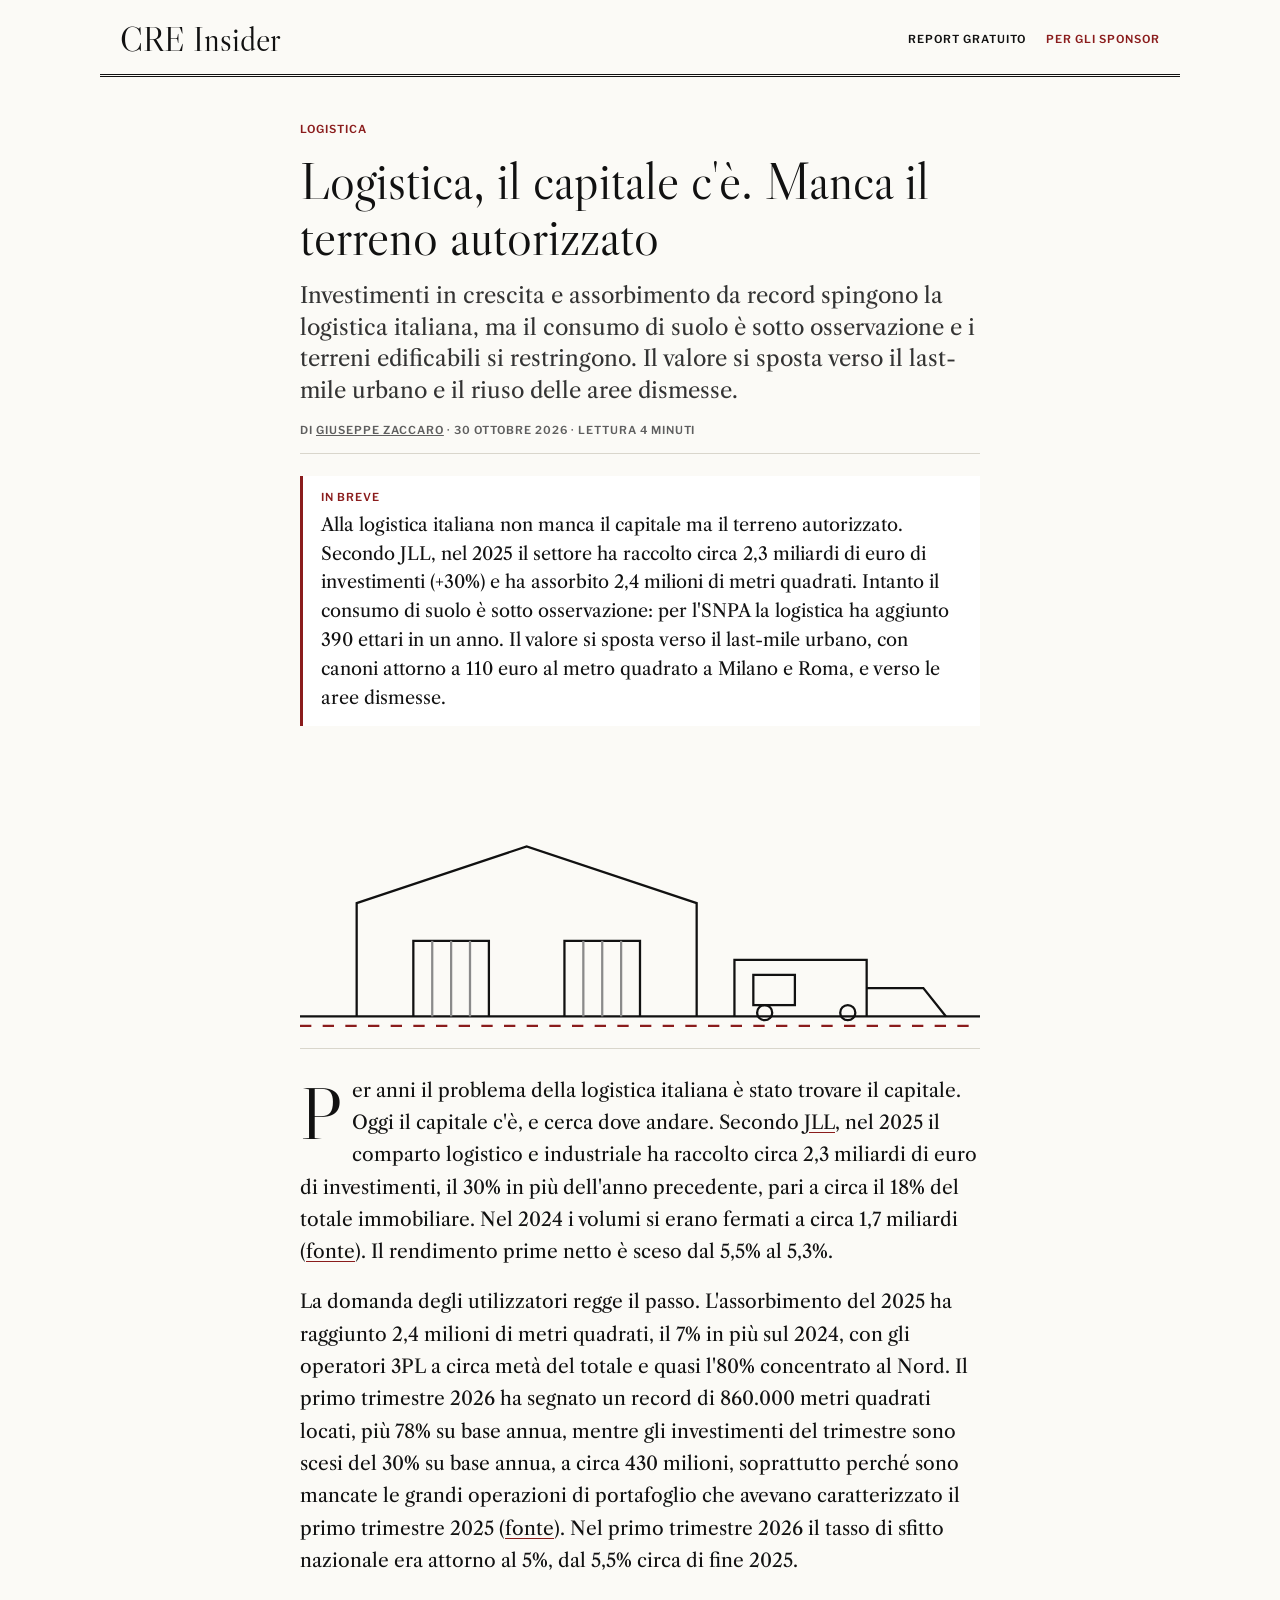
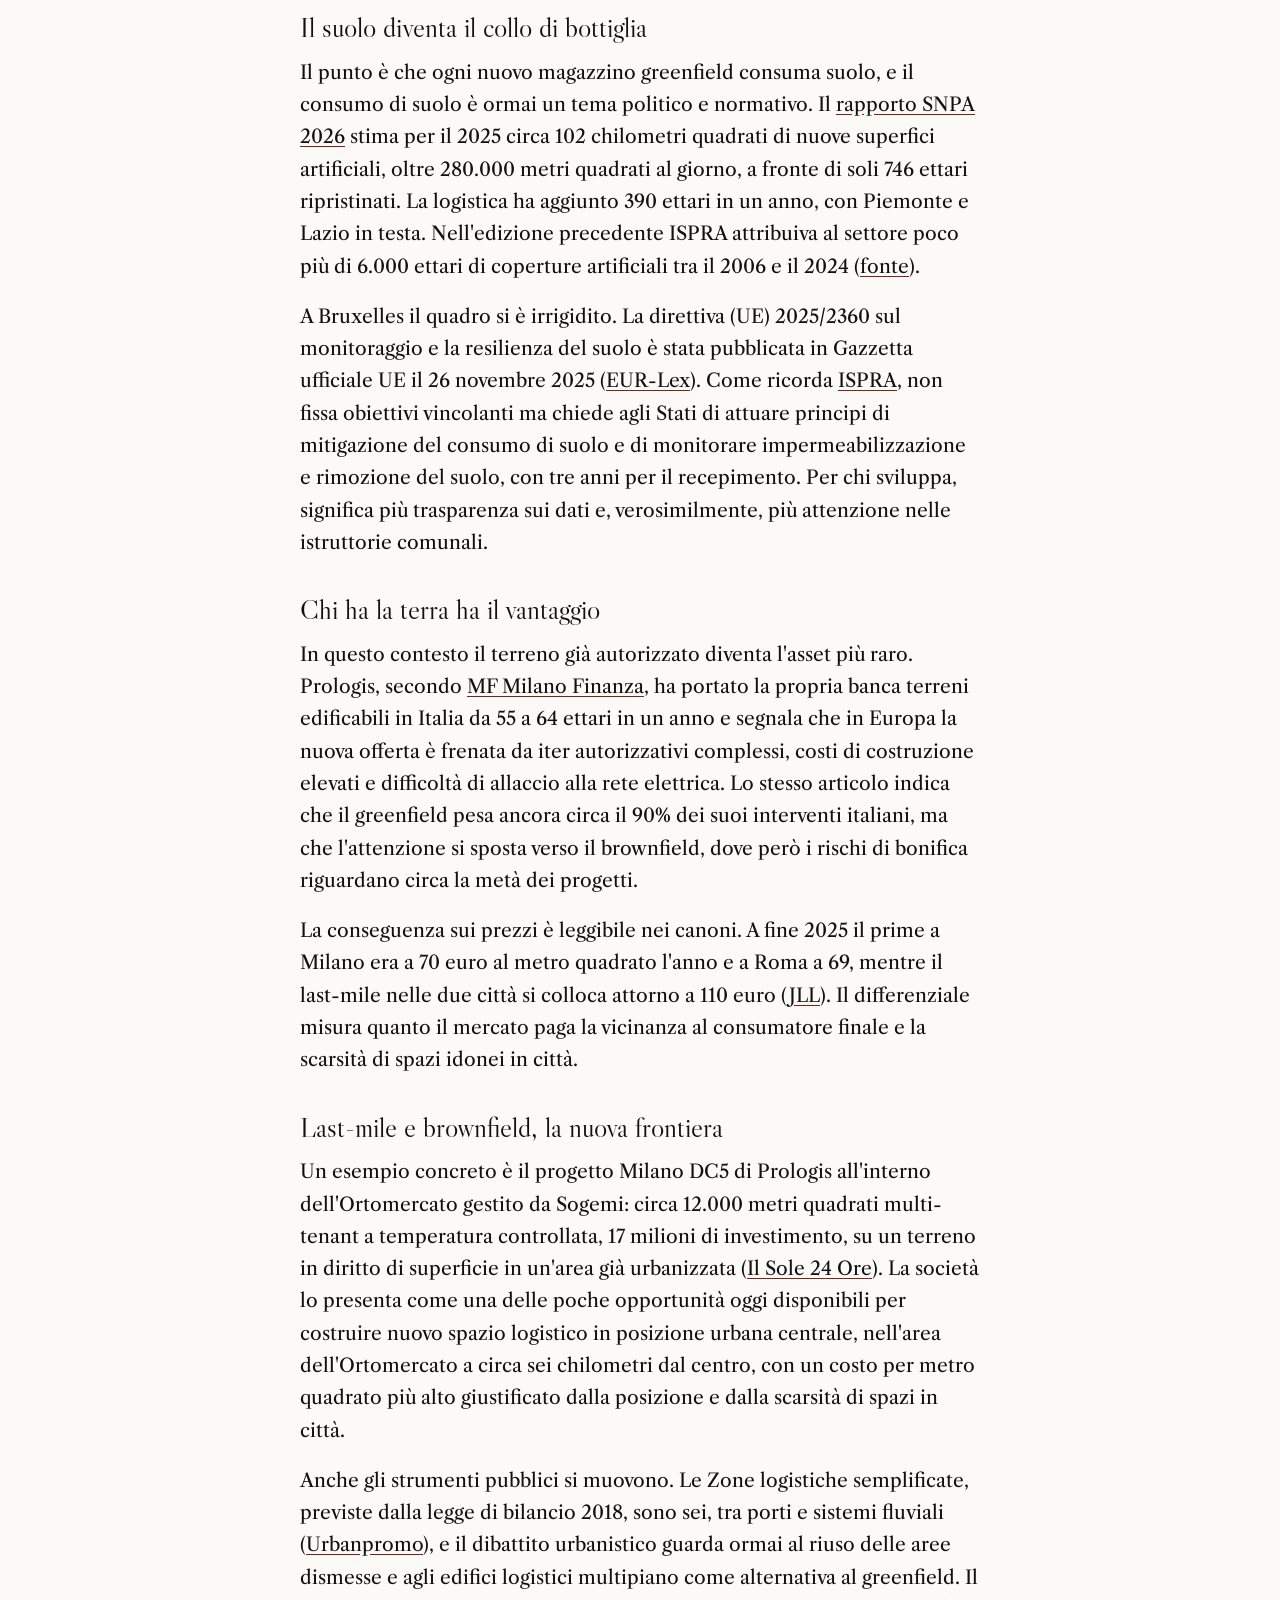
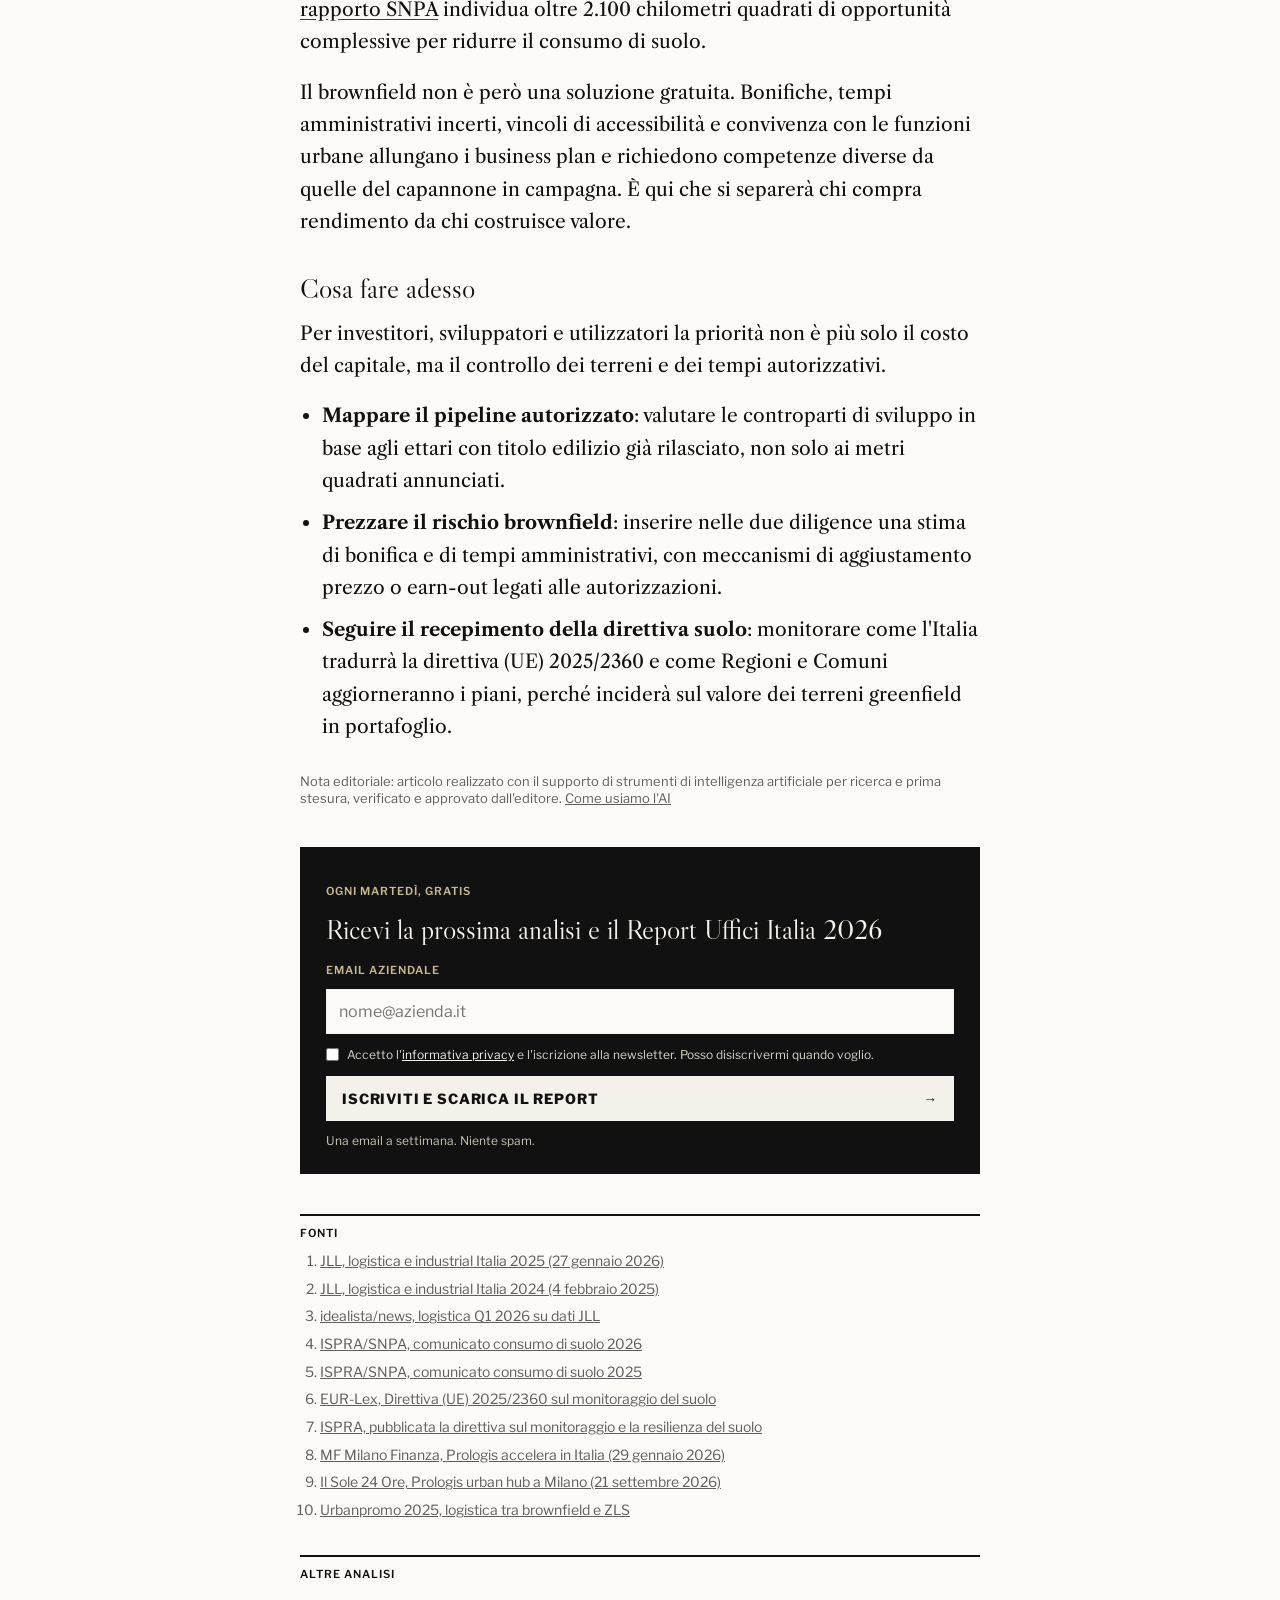
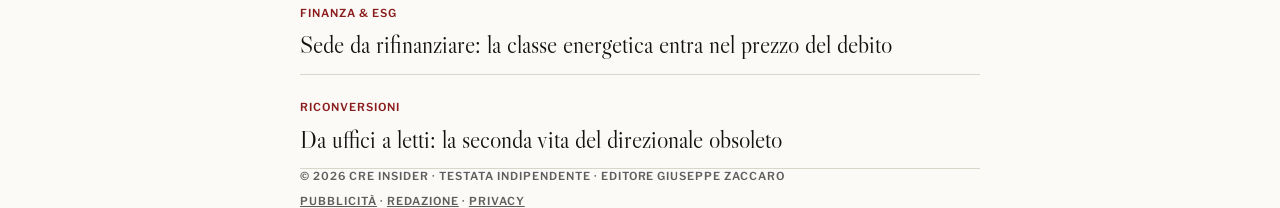
<file: articoli/logistica-terreno-last-mile.html>
<!doctype html>
<html lang="it"><head><meta charset="utf-8"><meta name="viewport" content="width=device-width, initial-scale=1">
<title>Logistica, il capitale c&#x27;è. Manca il terreno autorizzato · CRE Insider Italia</title>
<meta name="description" content="Investimenti a 2,3 miliardi e assorbimento record, ma i terreni edificabili si restringono. Il valore va verso last-mile urbano e aree dismesse.">
<meta property="og:type" content="article"><meta property="og:title" content="Logistica, il capitale c&#x27;è. Manca il terreno autorizzato"><meta property="og:description" content="Investimenti a 2,3 miliardi e assorbimento record, ma i terreni edificabili si restringono. Il valore va verso last-mile urbano e aree dismesse.">
<meta property="og:image" content="https://cre-insider.online/og.png"><meta property="og:url" content="https://cre-insider.online/articoli/logistica-terreno-last-mile.html"><meta name="twitter:card" content="summary_large_image">
<link rel="canonical" href="https://cre-insider.online/articoli/logistica-terreno-last-mile.html">
<script type="application/ld+json">{"@context": "https://schema.org", "@type": "NewsArticle", "headline": "Logistica, il capitale c'è. Manca il terreno autorizzato", "description": "Investimenti in crescita e assorbimento da record spingono la logistica italiana, ma il consumo di suolo è sotto osservazione e i terreni edificabili si restringono. Il valore si sposta verso il last-mile urbano e il riuso delle aree dismesse.", "image": ["https://cre-insider.online/og.png"], "datePublished": "2026-10-30", "dateModified": "2026-10-30", "inLanguage": "it", "author": {"@type": "Person", "name": "Giuseppe Zaccaro", "url": "https://cre-insider.online/redazione.html#autore"}, "publisher": {"@type": "NewsMediaOrganization", "name": "CRE Insider Italia", "logo": {"@type": "ImageObject", "url": "https://cre-insider.online/og.png"}}, "mainEntityOfPage": "https://cre-insider.online/articoli/logistica-terreno-last-mile.html"}</script>
<link rel="icon" href="../favicon.svg" type="image/svg+xml">
<link rel="stylesheet" href="articolo.css">
<link href="https://fonts.googleapis.com/css2?family=Libre+Caslon+Display&family=Libre+Caslon+Text:ital,wght@0,400;0,700;1,400&family=Libre+Franklin:wght@400;600;800&display=optional" rel="stylesheet">
<link rel="alternate" type="application/rss+xml" title="CRE Insider Italia" href="https://cre-insider.online/feed.xml">
</head><body>
<div class="bar" id="bar"></div>
<header class="wrap top"><a class="m" href="../">CRE Insider</a><nav class="label"><a href="../#report">Report gratuito</a><a href="../#sponsor" class="sp">Per gli sponsor</a></nav></header>
<main class="wrap art">
<span class="label k">Logistica</span>
<h1>Logistica, il capitale c&#x27;è. Manca il terreno autorizzato</h1>
<p class="dek">Investimenti in crescita e assorbimento da record spingono la logistica italiana, ma il consumo di suolo è sotto osservazione e i terreni edificabili si restringono. Il valore si sposta verso il last-mile urbano e il riuso delle aree dismesse.</p>
<p class="label by">Di <a href="../redazione.html#autore" rel="author">Giuseppe Zaccaro</a> · <time datetime="2026-10-30">30 ottobre 2026</time> · Lettura 4 minuti</p>
<section class="brief"><h2 class="label">In breve</h2><p>Alla logistica italiana non manca il capitale ma il terreno autorizzato. Secondo JLL, nel 2025 il settore ha raccolto circa 2,3 miliardi di euro di investimenti (+30%) e ha assorbito 2,4 milioni di metri quadrati. Intanto il consumo di suolo è sotto osservazione: per l'SNPA la logistica ha aggiunto 390 ettari in un anno. Il valore si sposta verso il last-mile urbano, con canoni attorno a 110 euro al metro quadrato a Milano e Roma, e verso le aree dismesse.</p></section>
<figure class="ill"><svg viewBox="0 0 360 150" aria-hidden="true" fill="none" stroke="#111" stroke-width="1.2"><path d="M0 140h360"/><path d="M30 140V80l90-30 90 30v60"/><path d="M60 140v-40h40v40M140 140v-40h40v40"/><path d="M70 100v40" stroke="#8a8a8a"/><path d="M80 100v40" stroke="#8a8a8a"/><path d="M90 100v40" stroke="#8a8a8a"/><path d="M150 100v40" stroke="#8a8a8a"/><path d="M160 100v40" stroke="#8a8a8a"/><path d="M170 100v40" stroke="#8a8a8a"/><path d="M230 140v-30h70v30" /><rect x="240" y="118" width="22" height="16"/><circle cx="246" cy="138" r="4"/><circle cx="290" cy="138" r="4"/><path d="M300 125h30l12 15" /><path d="M0 145h360" stroke-dasharray="6 6" stroke="#8a1c1c"/></svg></figure>
<div class="body"><p>Per anni il problema della logistica italiana è stato trovare il capitale. Oggi il capitale c'è, e cerca dove andare. Secondo <a href="https://www.jll.com/en-us/newsroom/nel-2025-il-settore-logistico-e-industrial-si-conferma-primario-target" target="_blank" rel="noopener">JLL</a>, nel 2025 il comparto logistico e industriale ha raccolto circa 2,3 miliardi di euro di investimenti, il 30% in più dell'anno precedente, pari a circa il 18% del totale immobiliare. Nel 2024 i volumi si erano fermati a circa 1,7 miliardi (<a href="https://www.jll.com/en-us/newsroom/nel-2024-il-settore-logistico-e-industrial-si-conferma-tra-i-principali-target-di-investimento-con-euro17-mld-investiti" target="_blank" rel="noopener">fonte</a>). Il rendimento prime netto è sceso dal 5,5% al 5,3%.</p>
<p>La domanda degli utilizzatori regge il passo. L'assorbimento del 2025 ha raggiunto 2,4 milioni di metri quadrati, il 7% in più sul 2024, con gli operatori 3PL a circa metà del totale e quasi l'80% concentrato al Nord. Il primo trimestre 2026 ha segnato un record di 860.000 metri quadrati locati, più 78% su base annua, mentre gli investimenti del trimestre sono scesi del 30% su base annua, a circa 430 milioni, soprattutto perché sono mancate le grandi operazioni di portafoglio che avevano caratterizzato il primo trimestre 2025 (<a href="https://www.idealista.it/news/node/380264" target="_blank" rel="noopener">fonte</a>). Nel primo trimestre 2026 il tasso di sfitto nazionale era attorno al 5%, dal 5,5% circa di fine 2025.</p>
<h2 class="sec">Il suolo diventa il collo di bottiglia</h2>
<p>Il punto è che ogni nuovo magazzino greenfield consuma suolo, e il consumo di suolo è ormai un tema politico e normativo. Il <a href="https://www.isprambiente.gov.it/files2026/area-stampa/comunicati-stampa/consumo-suolo-cs.pdf" target="_blank" rel="noopener">rapporto SNPA 2026</a> stima per il 2025 circa 102 chilometri quadrati di nuove superfici artificiali, oltre 280.000 metri quadrati al giorno, a fronte di soli 746 ettari ripristinati. La logistica ha aggiunto 390 ettari in un anno, con Piemonte e Lazio in testa. Nell'edizione precedente ISPRA attribuiva al settore poco più di 6.000 ettari di coperture artificiali tra il 2006 e il 2024 (<a href="https://www.isprambiente.gov.it/files2025/area-stampa/comunicati-stampa/2025-comunicato-stampa-consumo-di-suolo-2.pdf" target="_blank" rel="noopener">fonte</a>).</p>
<p>A Bruxelles il quadro si è irrigidito. La direttiva (UE) 2025/2360 sul monitoraggio e la resilienza del suolo è stata pubblicata in Gazzetta ufficiale UE il 26 novembre 2025 (<a href="https://eur-lex.europa.eu/legal-content/EN/TXT/?uri=OJ%3AL_202502360" target="_blank" rel="noopener">EUR-Lex</a>). Come ricorda <a href="https://www.isprambiente.gov.it/it/archivio/notizie-e-novita-normative/notizie-ispra/2025/11/pubblicata-la-direttiva-per-il-monitoraggio-e-la-resilienza-del-suolo-approvata-dal-parlamento-europeo" target="_blank" rel="noopener">ISPRA</a>, non fissa obiettivi vincolanti ma chiede agli Stati di attuare principi di mitigazione del consumo di suolo e di monitorare impermeabilizzazione e rimozione del suolo, con tre anni per il recepimento. Per chi sviluppa, significa più trasparenza sui dati e, verosimilmente, più attenzione nelle istruttorie comunali.</p>
<h2 class="sec">Chi ha la terra ha il vantaggio</h2>
<p>In questo contesto il terreno già autorizzato diventa l'asset più raro. Prologis, secondo <a href="https://www.milanofinanza.it/news/prologis-accelera-in-italia-investimenti-per-120-milioni-e-commerce-difesa-e-sostenibilita-spingono-il-202601291605047771" target="_blank" rel="noopener">MF Milano Finanza</a>, ha portato la propria banca terreni edificabili in Italia da 55 a 64 ettari in un anno e segnala che in Europa la nuova offerta è frenata da iter autorizzativi complessi, costi di costruzione elevati e difficoltà di allaccio alla rete elettrica. Lo stesso articolo indica che il greenfield pesa ancora circa il 90% dei suoi interventi italiani, ma che l'attenzione si sposta verso il brownfield, dove però i rischi di bonifica riguardano circa la metà dei progetti.</p>
<p>La conseguenza sui prezzi è leggibile nei canoni. A fine 2025 il prime a Milano era a 70 euro al metro quadrato l'anno e a Roma a 69, mentre il last-mile nelle due città si colloca attorno a 110 euro (<a href="https://www.jll.com/en-us/newsroom/nel-2025-il-settore-logistico-e-industrial-si-conferma-primario-target" target="_blank" rel="noopener">JLL</a>). Il differenziale misura quanto il mercato paga la vicinanza al consumatore finale e la scarsità di spazi idonei in città.</p>
<h2 class="sec">Last-mile e brownfield, la nuova frontiera</h2>
<p>Un esempio concreto è il progetto Milano DC5 di Prologis all'interno dell'Ortomercato gestito da Sogemi: circa 12.000 metri quadrati multi-tenant a temperatura controllata, 17 milioni di investimento, su un terreno in diritto di superficie in un'area già urbanizzata (<a href="https://en.ilsole24ore.com/art/prologis-is-investing-17-million-in-the-new-urban-hub-in-the-heart-of-milan-AJIENXPB" target="_blank" rel="noopener">Il Sole 24 Ore</a>). La società lo presenta come una delle poche opportunità oggi disponibili per costruire nuovo spazio logistico in posizione urbana centrale, nell'area dell'Ortomercato a circa sei chilometri dal centro, con un costo per metro quadrato più alto giustificato dalla posizione e dalla scarsità di spazi in città.</p>
<p>Anche gli strumenti pubblici si muovono. Le Zone logistiche semplificate, previste dalla legge di bilancio 2018, sono sei, tra porti e sistemi fluviali (<a href="https://urbanpromo.it/2025-en/eventi/logistics-in-italy-between-brownfields-and-simplified-logistics-areas/" target="_blank" rel="noopener">Urbanpromo</a>), e il dibattito urbanistico guarda ormai al riuso delle aree dismesse e agli edifici logistici multipiano come alternativa al greenfield. Il <a href="https://www.isprambiente.gov.it/files2026/area-stampa/comunicati-stampa/consumo-suolo-cs.pdf" target="_blank" rel="noopener">rapporto SNPA</a> individua oltre 2.100 chilometri quadrati di opportunità complessive per ridurre il consumo di suolo.</p>
<p>Il brownfield non è però una soluzione gratuita. Bonifiche, tempi amministrativi incerti, vincoli di accessibilità e convivenza con le funzioni urbane allungano i business plan e richiedono competenze diverse da quelle del capannone in campagna. È qui che si separerà chi compra rendimento da chi costruisce valore.</p>
<h2 class="sec">Cosa fare adesso</h2>
<p>Per investitori, sviluppatori e utilizzatori la priorità non è più solo il costo del capitale, ma il controllo dei terreni e dei tempi autorizzativi.</p>
<ul>
<li><strong>Mappare il pipeline autorizzato</strong>: valutare le controparti di sviluppo in base agli ettari con titolo edilizio già rilasciato, non solo ai metri quadrati annunciati.</li>
<li><strong>Prezzare il rischio brownfield</strong>: inserire nelle due diligence una stima di bonifica e di tempi amministrativi, con meccanismi di aggiustamento prezzo o earn-out legati alle autorizzazioni.</li>
<li><strong>Seguire il recepimento della direttiva suolo</strong>: monitorare come l'Italia tradurrà la direttiva (UE) 2025/2360 e come Regioni e Comuni aggiorneranno i piani, perché inciderà sul valore dei terreni greenfield in portafoglio.</li>
</ul></div>
<p class="ai label">Nota editoriale: articolo realizzato con il supporto di strumenti di intelligenza artificiale per ricerca e prima stesura, verificato e approvato dall'editore. <a href="../redazione.html#ai">Come usiamo l'AI</a></p>
<aside class="cta" id="iscriviti"><span class="label">Ogni martedì, gratis</span><h2>Ricevi la prossima analisi e il Report Uffici Italia 2026</h2><form action="https://071edb76.sibforms.com/serve/[base64]" method="POST" id="signup"><label class="label" for="email">Email aziendale</label><input id="email" name="EMAIL" type="email" required autocomplete="email" placeholder="nome@azienda.it"><input type="text" name="email_address_check" value="" tabindex="-1" autocomplete="off" aria-hidden="true" class="hp"><input type="hidden" name="locale" value="it"><input type="hidden" name="html_type" value="simple"><label class="consent" for="privacy"><input id="privacy" type="checkbox" required><span>Accetto l'<a href="../privacy.html">informativa privacy</a> e l'iscrizione alla newsletter. Posso disiscrivermi quando voglio.</span></label><button class="btn" type="submit"><span>Iscriviti e scarica il report</span><span aria-hidden="true">→</span></button><p class="small">Una email a settimana. Niente spam.</p></form><div id="grazie" class="done" hidden><p>Fatto, iscrizione completata.</p><a class="btn" href="../Report-Uffici-Italia-2026.pdf" download><span>Scarica il PDF</span><span aria-hidden="true">↓</span></a><p class="small">Il prossimo numero arriva martedì.</p></div></aside>
<section class="src"><h2 class="label">Fonti</h2><ol><li><a href="https://www.jll.com/en-us/newsroom/nel-2025-il-settore-logistico-e-industrial-si-conferma-primario-target" target="_blank" rel="noopener">JLL, logistica e industrial Italia 2025 (27 gennaio 2026)</a></li><li><a href="https://www.jll.com/en-us/newsroom/nel-2024-il-settore-logistico-e-industrial-si-conferma-tra-i-principali-target-di-investimento-con-euro17-mld-investiti" target="_blank" rel="noopener">JLL, logistica e industrial Italia 2024 (4 febbraio 2025)</a></li><li><a href="https://www.idealista.it/news/node/380264" target="_blank" rel="noopener">idealista/news, logistica Q1 2026 su dati JLL</a></li><li><a href="https://www.isprambiente.gov.it/files2026/area-stampa/comunicati-stampa/consumo-suolo-cs.pdf" target="_blank" rel="noopener">ISPRA/SNPA, comunicato consumo di suolo 2026</a></li><li><a href="https://www.isprambiente.gov.it/files2025/area-stampa/comunicati-stampa/2025-comunicato-stampa-consumo-di-suolo-2.pdf" target="_blank" rel="noopener">ISPRA/SNPA, comunicato consumo di suolo 2025</a></li><li><a href="https://eur-lex.europa.eu/legal-content/EN/TXT/?uri=OJ%3AL_202502360" target="_blank" rel="noopener">EUR-Lex, Direttiva (UE) 2025/2360 sul monitoraggio del suolo</a></li><li><a href="https://www.isprambiente.gov.it/it/archivio/notizie-e-novita-normative/notizie-ispra/2025/11/pubblicata-la-direttiva-per-il-monitoraggio-e-la-resilienza-del-suolo-approvata-dal-parlamento-europeo" target="_blank" rel="noopener">ISPRA, pubblicata la direttiva sul monitoraggio e la resilienza del suolo</a></li><li><a href="https://www.milanofinanza.it/news/prologis-accelera-in-italia-investimenti-per-120-milioni-e-commerce-difesa-e-sostenibilita-spingono-il-202601291605047771" target="_blank" rel="noopener">MF Milano Finanza, Prologis accelera in Italia (29 gennaio 2026)</a></li><li><a href="https://en.ilsole24ore.com/art/prologis-is-investing-17-million-in-the-new-urban-hub-in-the-heart-of-milan-AJIENXPB" target="_blank" rel="noopener">Il Sole 24 Ore, Prologis urban hub a Milano (21 settembre 2026)</a></li><li><a href="https://urbanpromo.it/2025-en/eventi/logistics-in-italy-between-brownfields-and-simplified-logistics-areas/" target="_blank" rel="noopener">Urbanpromo 2025, logistica tra brownfield e ZLS</a></li></ol></section>
<section class="others"><h2 class="label">Altre analisi</h2><a class="o" href="uffici-epbd-debito.html"><span class="label">Finanza &amp; ESG</span><b>Sede da rifinanziare: la classe energetica entra nel prezzo del debito</b></a><a class="o" href="riconversioni-uffici.html"><span class="label">Riconversioni</span><b>Da uffici a letti: la seconda vita del direzionale obsoleto</b></a></section>
</main>
<footer class="wrap label"><span>© 2026 CRE Insider · Testata indipendente · Editore Giuseppe Zaccaro</span><span><a href="../#sponsor">Pubblicità</a> · <a href="../redazione.html">Redazione</a> · <a href="../privacy.html">Privacy</a></span></footer>
<script src="articolo.js" defer></script>
</body></html>
</file>
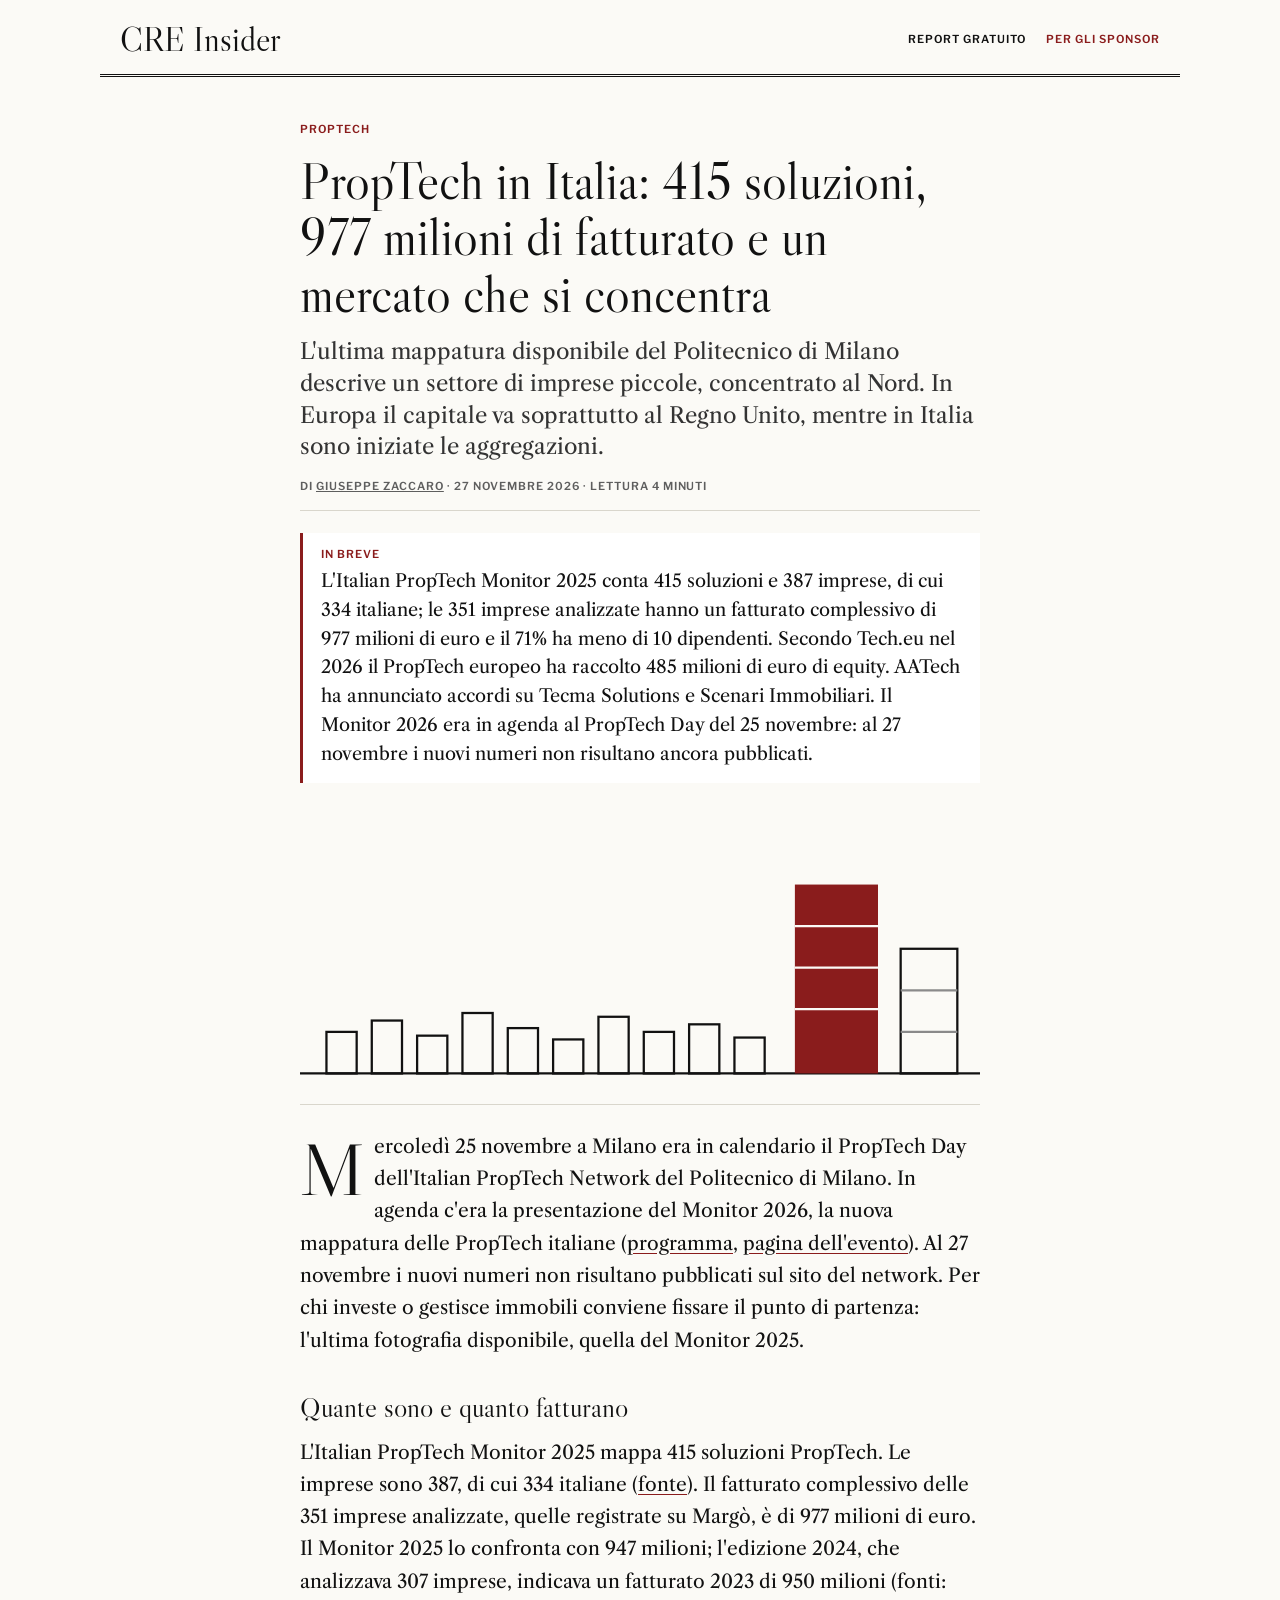
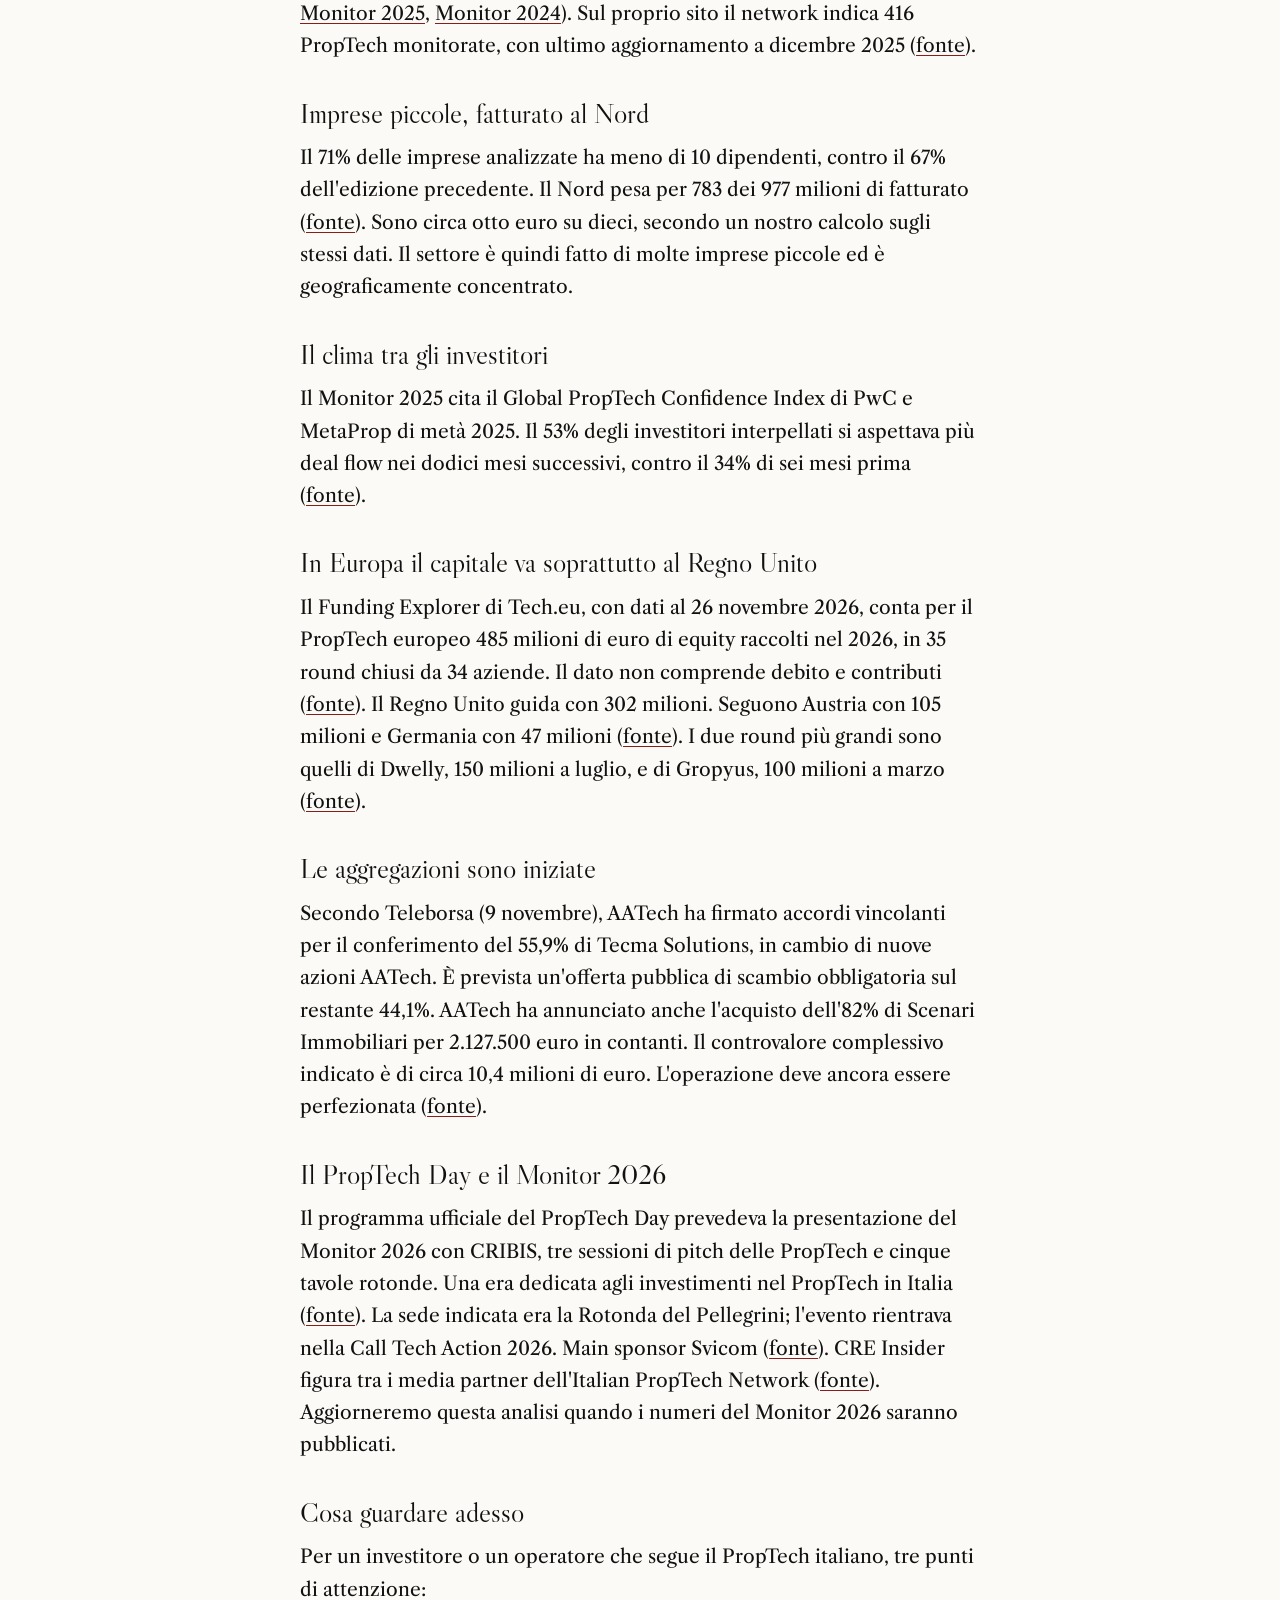
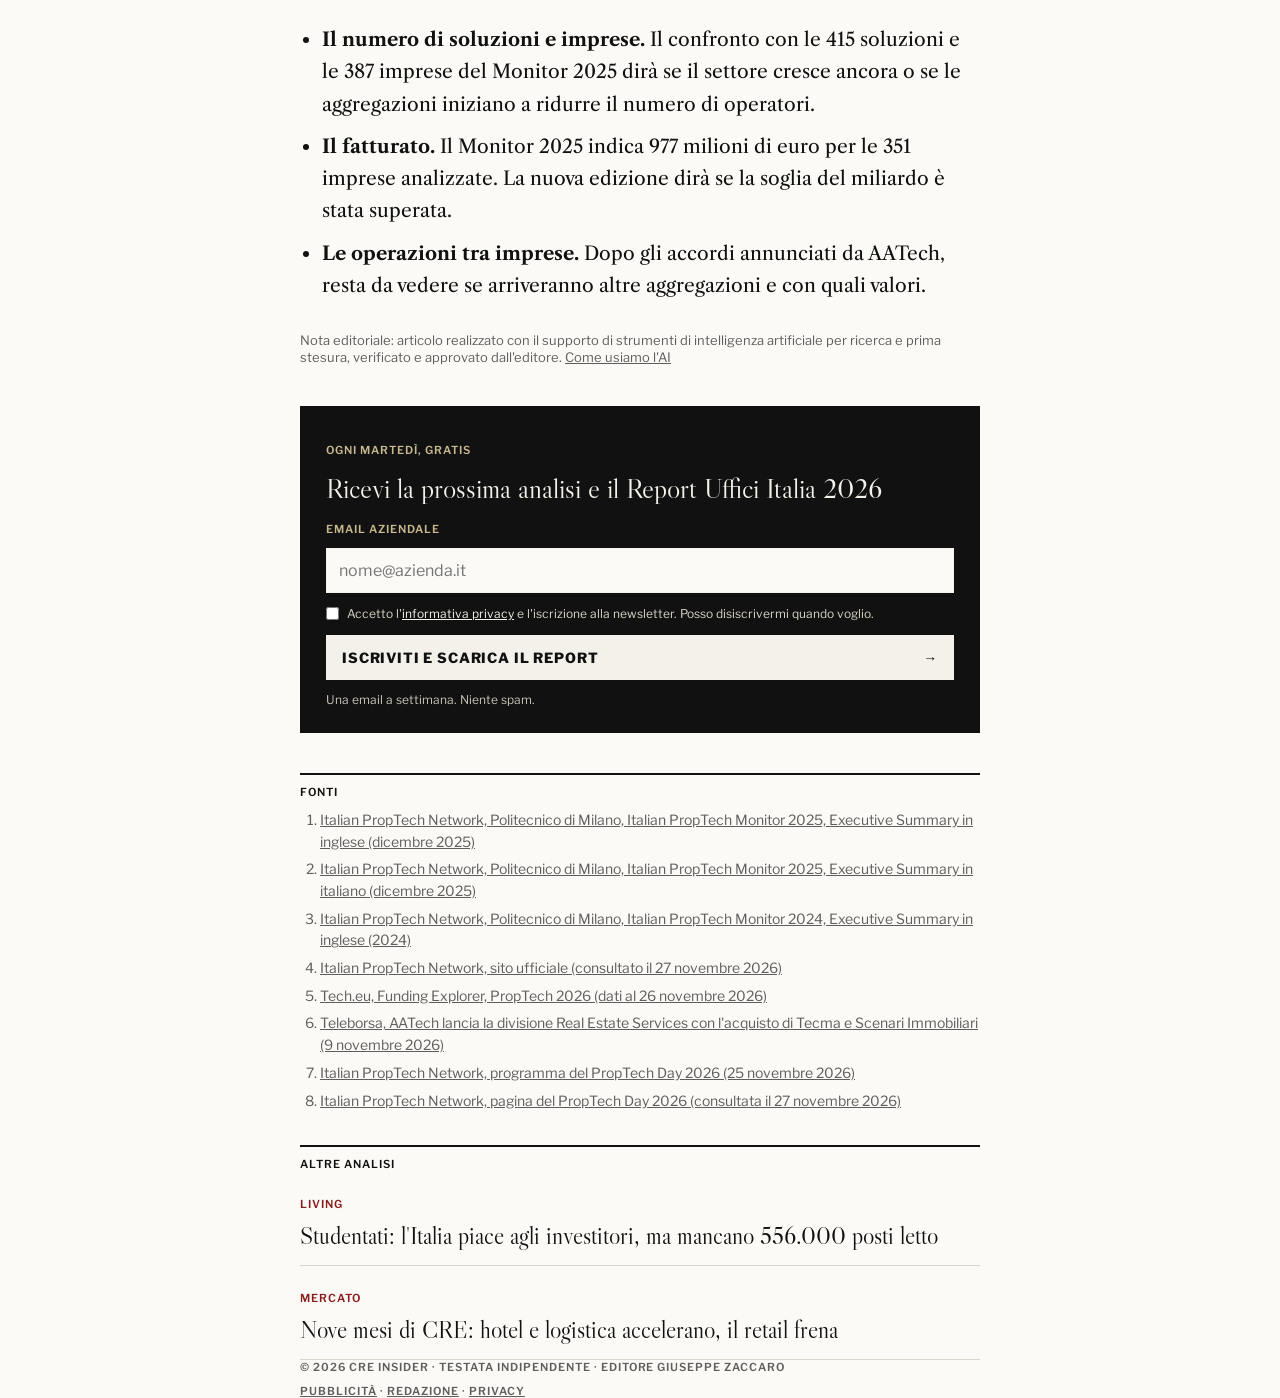
<file: articoli/proptech-italia-numeri.html>
<!doctype html>
<html lang="it"><head><meta charset="utf-8"><meta name="viewport" content="width=device-width, initial-scale=1">
<title>PropTech in Italia: 415 soluzioni, 977 milioni di fatturato e un mercato che si concentra · CRE Insider Italia</title>
<meta name="description" content="Italian PropTech Monitor 2025: 415 soluzioni e 387 imprese; le 351 analizzate fatturano 977 milioni di euro e il 71% ha meno di 10 dipendenti. La fotografia del settore in attesa del Monitor 2026.">
<meta property="og:type" content="article"><meta property="og:title" content="PropTech in Italia: 415 soluzioni, 977 milioni di fatturato e un mercato che si concentra"><meta property="og:description" content="Italian PropTech Monitor 2025: 415 soluzioni e 387 imprese; le 351 analizzate fatturano 977 milioni di euro e il 71% ha meno di 10 dipendenti. La fotografia del settore in attesa del Monitor 2026.">
<meta property="og:image" content="https://cre-insider.online/og.png"><meta property="og:url" content="https://cre-insider.online/articoli/proptech-italia-numeri.html"><meta name="twitter:card" content="summary_large_image">
<link rel="canonical" href="https://cre-insider.online/articoli/proptech-italia-numeri.html">
<script type="application/ld+json">{"@context": "https://schema.org", "@type": "NewsArticle", "headline": "PropTech in Italia: 415 soluzioni, 977 milioni di fatturato e un mercato che si concentra", "description": "L'ultima mappatura disponibile del Politecnico di Milano descrive un settore di imprese piccole, concentrato al Nord. In Europa il capitale va soprattutto al Regno Unito, mentre in Italia sono iniziate le aggregazioni.", "image": ["https://cre-insider.online/og.png"], "datePublished": "2026-11-27", "dateModified": "2026-11-27", "inLanguage": "it", "author": {"@type": "Person", "name": "Giuseppe Zaccaro", "url": "https://cre-insider.online/redazione.html#autore"}, "publisher": {"@type": "NewsMediaOrganization", "name": "CRE Insider Italia", "logo": {"@type": "ImageObject", "url": "https://cre-insider.online/og.png"}}, "mainEntityOfPage": "https://cre-insider.online/articoli/proptech-italia-numeri.html"}</script>
<link rel="icon" href="../favicon.svg" type="image/svg+xml">
<link rel="stylesheet" href="articolo.css">
<link href="https://fonts.googleapis.com/css2?family=Libre+Caslon+Display&family=Libre+Caslon+Text:ital,wght@0,400;0,700;1,400&family=Libre+Franklin:wght@400;600;800&display=optional" rel="stylesheet">
<link rel="alternate" type="application/rss+xml" title="CRE Insider Italia" href="https://cre-insider.online/feed.xml">
</head><body>
<div class="bar" id="bar"></div>
<header class="wrap top"><a class="m" href="../">CRE Insider</a><nav class="label"><a href="../#report">Report gratuito</a><a href="../#sponsor" class="sp">Per gli sponsor</a></nav></header>
<main class="wrap art">
<span class="label k">PropTech</span>
<h1>PropTech in Italia: 415 soluzioni, 977 milioni di fatturato e un mercato che si concentra</h1>
<p class="dek">L'ultima mappatura disponibile del Politecnico di Milano descrive un settore di imprese piccole, concentrato al Nord. In Europa il capitale va soprattutto al Regno Unito, mentre in Italia sono iniziate le aggregazioni.</p>
<p class="label by">Di <a href="../redazione.html#autore" rel="author">Giuseppe Zaccaro</a> · <time datetime="2026-11-27">27 novembre 2026</time> · Lettura 4 minuti</p>
<section class="brief"><h2 class="label">In breve</h2><p>L'Italian PropTech Monitor 2025 conta 415 soluzioni e 387 imprese, di cui 334 italiane; le 351 imprese analizzate hanno un fatturato complessivo di 977 milioni di euro e il 71% ha meno di 10 dipendenti. Secondo Tech.eu nel 2026 il PropTech europeo ha raccolto 485 milioni di euro di equity. AATech ha annunciato accordi su Tecma Solutions e Scenari Immobiliari. Il Monitor 2026 era in agenda al PropTech Day del 25 novembre: al 27 novembre i nuovi numeri non risultano ancora pubblicati.</p></section>
<figure class="ill"><svg viewBox="0 0 360 150" aria-hidden="true" fill="none" stroke="#111" stroke-width="1.2"><path d="M0 140h360"/><rect x="14" y="118" width="16" height="22"/><rect x="38" y="112" width="16" height="28"/><rect x="62" y="120" width="16" height="20"/><rect x="86" y="108" width="16" height="32"/><rect x="110" y="116" width="16" height="24"/><rect x="134" y="122" width="16" height="18"/><rect x="158" y="110" width="16" height="30"/><rect x="182" y="118" width="16" height="22"/><rect x="206" y="114" width="16" height="26"/><rect x="230" y="121" width="16" height="19"/><rect x="262" y="40" width="44" height="100" fill="#8a1c1c" stroke="none"/><rect x="318" y="74" width="30" height="66"/><path d="M262 62h44" stroke="#fbfaf6"/><path d="M262 84h44" stroke="#fbfaf6"/><path d="M262 106h44" stroke="#fbfaf6"/><path d="M318 96h30" stroke="#8a8a8a"/><path d="M318 118h30" stroke="#8a8a8a"/></svg></figure>
<div class="body"><p>Mercoledì 25 novembre a Milano era in calendario il PropTech Day dell'Italian PropTech Network del Politecnico di Milano. In agenda c'era la presentazione del Monitor 2026, la nuova mappatura delle PropTech italiane (<a href="https://www.italianproptechnetwork.com/wp-content/uploads/2026/11/AGENDA-A5-FRONTE-E-RETRO.pdf" target="_blank" rel="noopener">programma</a>, <a href="https://www.italianproptechnetwork.com/proptech-day-2026/" target="_blank" rel="noopener">pagina dell'evento</a>). Al 27 novembre i nuovi numeri non risultano pubblicati sul sito del network. Per chi investe o gestisce immobili conviene fissare il punto di partenza: l'ultima fotografia disponibile, quella del Monitor 2025.</p>

<h2 class="sec">Quante sono e quanto fatturano</h2>
<p>L'Italian PropTech Monitor 2025 mappa 415 soluzioni PropTech. Le imprese sono 387, di cui 334 italiane (<a href="https://www.italianproptechnetwork.com/wp-content/uploads/2025/12/IPM-2025-Executive-Summary-IT.pdf" target="_blank" rel="noopener">fonte</a>). Il fatturato complessivo delle 351 imprese analizzate, quelle registrate su Margò, è di 977 milioni di euro. Il Monitor 2025 lo confronta con 947 milioni; l'edizione 2024, che analizzava 307 imprese, indicava un fatturato 2023 di 950 milioni (fonti: <a href="https://www.italianproptechnetwork.com/wp-content/uploads/2025/12/IPM-2025-Executive-Summary-IT.pdf" target="_blank" rel="noopener">Monitor 2025</a>, <a href="https://www.italianproptechnetwork.com/wp-content/uploads/2024/12/IPM-2024_Executive-Summary-EN.pdf" target="_blank" rel="noopener">Monitor 2024</a>). Sul proprio sito il network indica 416 PropTech monitorate, con ultimo aggiornamento a dicembre 2025 (<a href="https://www.italianproptechnetwork.com/" target="_blank" rel="noopener">fonte</a>).</p>

<h2 class="sec">Imprese piccole, fatturato al Nord</h2>
<p>Il 71% delle imprese analizzate ha meno di 10 dipendenti, contro il 67% dell'edizione precedente. Il Nord pesa per 783 dei 977 milioni di fatturato (<a href="https://www.italianproptechnetwork.com/wp-content/uploads/2025/12/IPM-2025-Executive-Summary-IT.pdf" target="_blank" rel="noopener">fonte</a>). Sono circa otto euro su dieci, secondo un nostro calcolo sugli stessi dati. Il settore è quindi fatto di molte imprese piccole ed è geograficamente concentrato.</p>

<h2 class="sec">Il clima tra gli investitori</h2>
<p>Il Monitor 2025 cita il Global PropTech Confidence Index di PwC e MetaProp di metà 2025. Il 53% degli investitori interpellati si aspettava più deal flow nei dodici mesi successivi, contro il 34% di sei mesi prima (<a href="https://www.italianproptechnetwork.com/wp-content/uploads/2025/12/IPM-2025-Executive-Summary-IT.pdf" target="_blank" rel="noopener">fonte</a>).</p>

<h2 class="sec">In Europa il capitale va soprattutto al Regno Unito</h2>
<p>Il Funding Explorer di Tech.eu, con dati al 26 novembre 2026, conta per il PropTech europeo 485 milioni di euro di equity raccolti nel 2026, in 35 round chiusi da 34 aziende. Il dato non comprende debito e contributi (<a href="https://funding.tech.eu/sectors/proptech/2026" target="_blank" rel="noopener">fonte</a>). Il Regno Unito guida con 302 milioni. Seguono Austria con 105 milioni e Germania con 47 milioni (<a href="https://funding.tech.eu/sectors/proptech/2026" target="_blank" rel="noopener">fonte</a>). I due round più grandi sono quelli di Dwelly, 150 milioni a luglio, e di Gropyus, 100 milioni a marzo (<a href="https://funding.tech.eu/sectors/proptech/2026" target="_blank" rel="noopener">fonte</a>).</p>

<h2 class="sec">Le aggregazioni sono iniziate</h2>
<p>Secondo Teleborsa (9 novembre), AATech ha firmato accordi vincolanti per il conferimento del 55,9% di Tecma Solutions, in cambio di nuove azioni AATech. È prevista un'offerta pubblica di scambio obbligatoria sul restante 44,1%. AATech ha annunciato anche l'acquisto dell'82% di Scenari Immobiliari per 2.127.500 euro in contanti. Il controvalore complessivo indicato è di circa 10,4 milioni di euro. L'operazione deve ancora essere perfezionata (<a href="https://www.teleborsa.it/News/2026/11/09/aatech-lancia-la-divisione-real-estate-services-con-l-acquisto-di-tecma-e-scenari-immobiliari-17.html" target="_blank" rel="noopener">fonte</a>).</p>

<h2 class="sec">Il PropTech Day e il Monitor 2026</h2>
<p>Il programma ufficiale del PropTech Day prevedeva la presentazione del Monitor 2026 con CRIBIS, tre sessioni di pitch delle PropTech e cinque tavole rotonde. Una era dedicata agli investimenti nel PropTech in Italia (<a href="https://www.italianproptechnetwork.com/wp-content/uploads/2026/11/AGENDA-A5-FRONTE-E-RETRO.pdf" target="_blank" rel="noopener">fonte</a>). La sede indicata era la Rotonda del Pellegrini; l'evento rientrava nella Call Tech Action 2026. Main sponsor Svicom (<a href="https://www.italianproptechnetwork.com/proptech-day-2026/" target="_blank" rel="noopener">fonte</a>). CRE Insider figura tra i media partner dell'Italian PropTech Network (<a href="https://www.italianproptechnetwork.com/" target="_blank" rel="noopener">fonte</a>). Aggiorneremo questa analisi quando i numeri del Monitor 2026 saranno pubblicati.</p>

<h2 class="sec">Cosa guardare adesso</h2>
<p>Per un investitore o un operatore che segue il PropTech italiano, tre punti di attenzione:</p>
<ul>
<li><strong>Il numero di soluzioni e imprese.</strong> Il confronto con le 415 soluzioni e le 387 imprese del Monitor 2025 dirà se il settore cresce ancora o se le aggregazioni iniziano a ridurre il numero di operatori.</li>
<li><strong>Il fatturato.</strong> Il Monitor 2025 indica 977 milioni di euro per le 351 imprese analizzate. La nuova edizione dirà se la soglia del miliardo è stata superata.</li>
<li><strong>Le operazioni tra imprese.</strong> Dopo gli accordi annunciati da AATech, resta da vedere se arriveranno altre aggregazioni e con quali valori.</li>
</ul></div>
<p class="ai label">Nota editoriale: articolo realizzato con il supporto di strumenti di intelligenza artificiale per ricerca e prima stesura, verificato e approvato dall'editore. <a href="../redazione.html#ai">Come usiamo l'AI</a></p>
<aside class="cta" id="iscriviti"><span class="label">Ogni martedì, gratis</span><h2>Ricevi la prossima analisi e il Report Uffici Italia 2026</h2><form action="https://071edb76.sibforms.com/serve/[base64]" method="POST" id="signup"><label class="label" for="email">Email aziendale</label><input id="email" name="EMAIL" type="email" required autocomplete="email" placeholder="nome@azienda.it"><input type="text" name="email_address_check" value="" tabindex="-1" autocomplete="off" aria-hidden="true" class="hp"><input type="hidden" name="locale" value="it"><input type="hidden" name="html_type" value="simple"><label class="consent" for="privacy"><input id="privacy" type="checkbox" required><span>Accetto l'<a href="../privacy.html">informativa privacy</a> e l'iscrizione alla newsletter. Posso disiscrivermi quando voglio.</span></label><button class="btn" type="submit"><span>Iscriviti e scarica il report</span><span aria-hidden="true">→</span></button><p class="small">Una email a settimana. Niente spam.</p></form><div id="grazie" class="done" hidden><p>Fatto, iscrizione completata.</p><a class="btn" href="../Report-Uffici-Italia-2026.pdf" download><span>Scarica il PDF</span><span aria-hidden="true">↓</span></a><p class="small">Il prossimo numero arriva martedì.</p></div></aside>
<section class="src"><h2 class="label">Fonti</h2><ol><li><a href="https://www.italianproptechnetwork.com/wp-content/uploads/2025/12/IPM-2025-Executive-Summary-EN.pdf" target="_blank" rel="noopener">Italian PropTech Network, Politecnico di Milano, Italian PropTech Monitor 2025, Executive Summary in inglese (dicembre 2025)</a></li><li><a href="https://www.italianproptechnetwork.com/wp-content/uploads/2025/12/IPM-2025-Executive-Summary-IT.pdf" target="_blank" rel="noopener">Italian PropTech Network, Politecnico di Milano, Italian PropTech Monitor 2025, Executive Summary in italiano (dicembre 2025)</a></li><li><a href="https://www.italianproptechnetwork.com/wp-content/uploads/2024/12/IPM-2024_Executive-Summary-EN.pdf" target="_blank" rel="noopener">Italian PropTech Network, Politecnico di Milano, Italian PropTech Monitor 2024, Executive Summary in inglese (2024)</a></li><li><a href="https://www.italianproptechnetwork.com/" target="_blank" rel="noopener">Italian PropTech Network, sito ufficiale (consultato il 27 novembre 2026)</a></li><li><a href="https://funding.tech.eu/sectors/proptech/2026" target="_blank" rel="noopener">Tech.eu, Funding Explorer, PropTech 2026 (dati al 26 novembre 2026)</a></li><li><a href="https://www.teleborsa.it/News/2026/11/09/aatech-lancia-la-divisione-real-estate-services-con-l-acquisto-di-tecma-e-scenari-immobiliari-17.html" target="_blank" rel="noopener">Teleborsa, AATech lancia la divisione Real Estate Services con l&#x27;acquisto di Tecma e Scenari Immobiliari (9 novembre 2026)</a></li><li><a href="https://www.italianproptechnetwork.com/wp-content/uploads/2026/11/AGENDA-A5-FRONTE-E-RETRO.pdf" target="_blank" rel="noopener">Italian PropTech Network, programma del PropTech Day 2026 (25 novembre 2026)</a></li><li><a href="https://www.italianproptechnetwork.com/proptech-day-2026/" target="_blank" rel="noopener">Italian PropTech Network, pagina del PropTech Day 2026 (consultata il 27 novembre 2026)</a></li></ol></section>
<section class="others"><h2 class="label">Altre analisi</h2><a class="o" href="studentati-pbsa-italia.html"><span class="label">Living</span><b>Studentati: l'Italia piace agli investitori, ma mancano 556.000 posti letto</b></a><a class="o" href="cre-nove-mesi-2026.html"><span class="label">Mercato</span><b>Nove mesi di CRE: hotel e logistica accelerano, il retail frena</b></a></section>
</main>
<footer class="wrap label"><span>© 2026 CRE Insider · Testata indipendente · Editore Giuseppe Zaccaro</span><span><a href="../#sponsor">Pubblicità</a> · <a href="../redazione.html">Redazione</a> · <a href="../privacy.html">Privacy</a></span></footer>
<script src="articolo.js" defer></script>
</body></html>
</file>
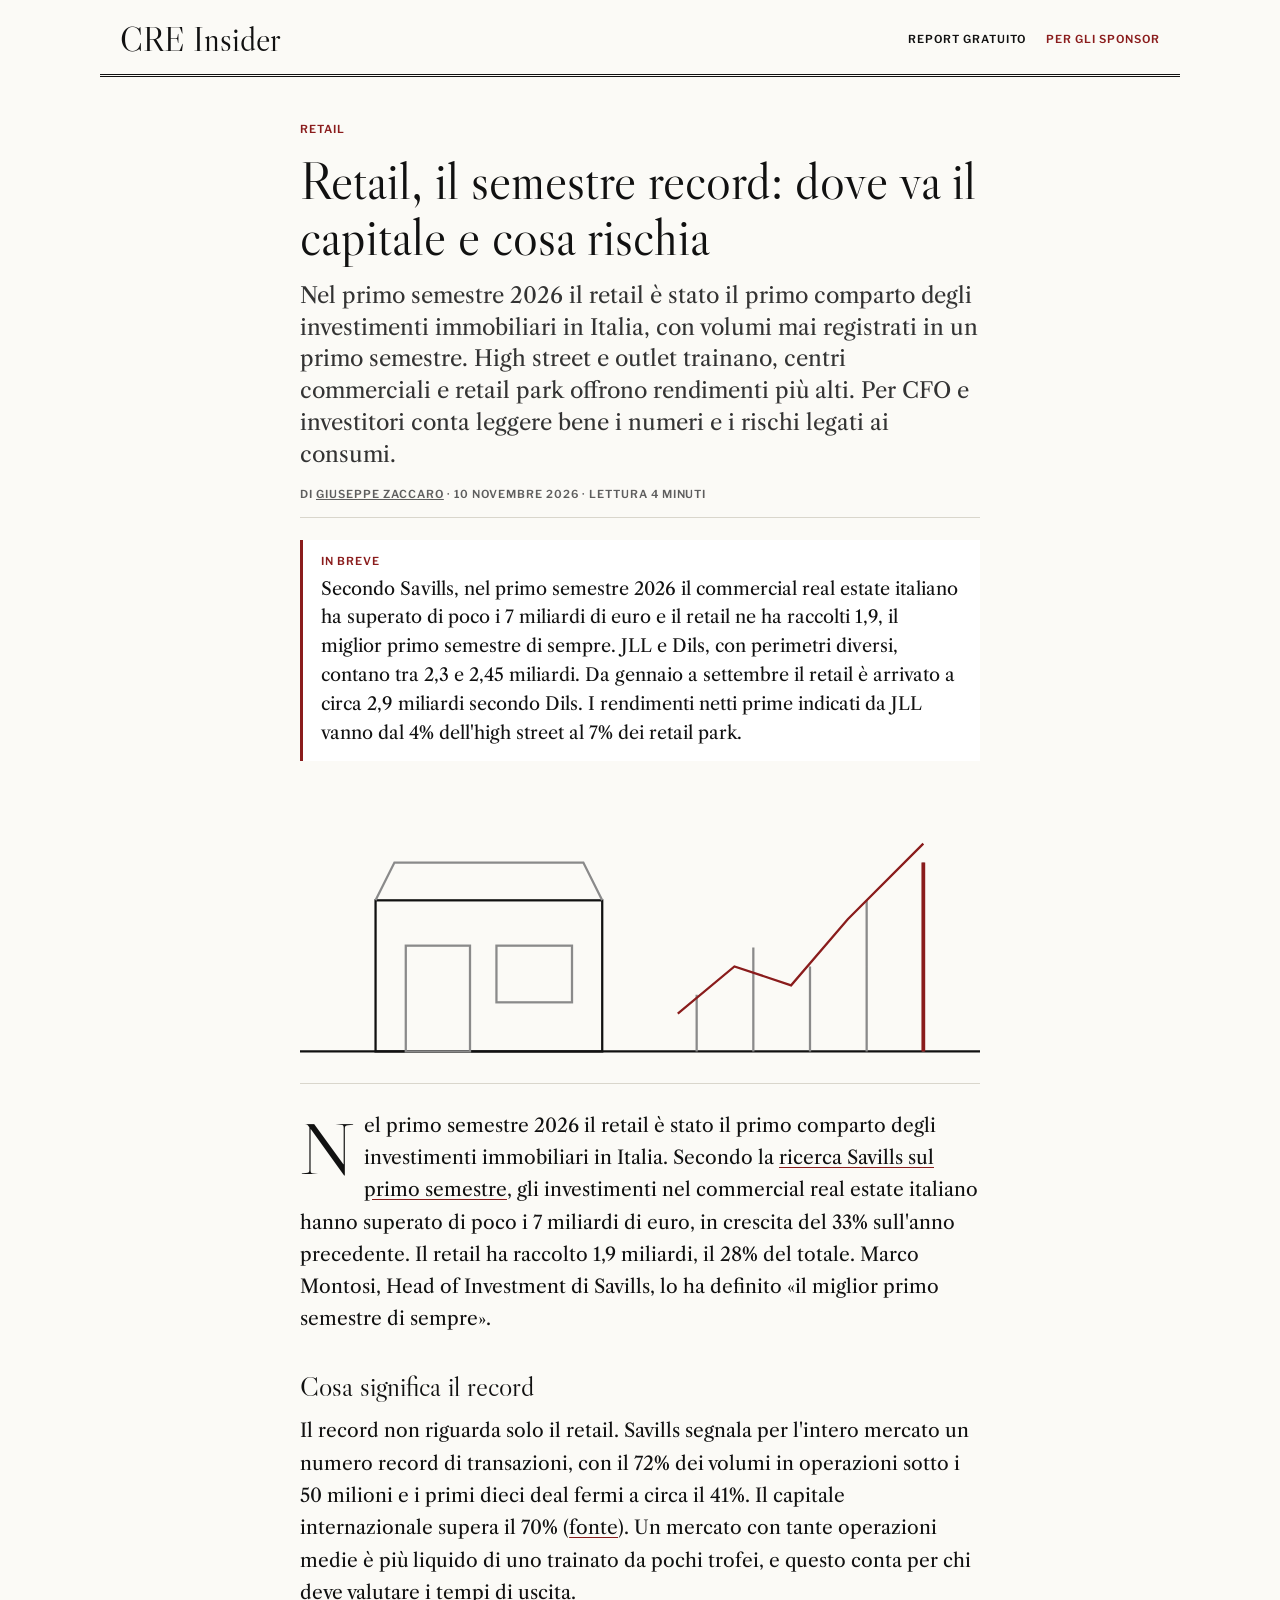
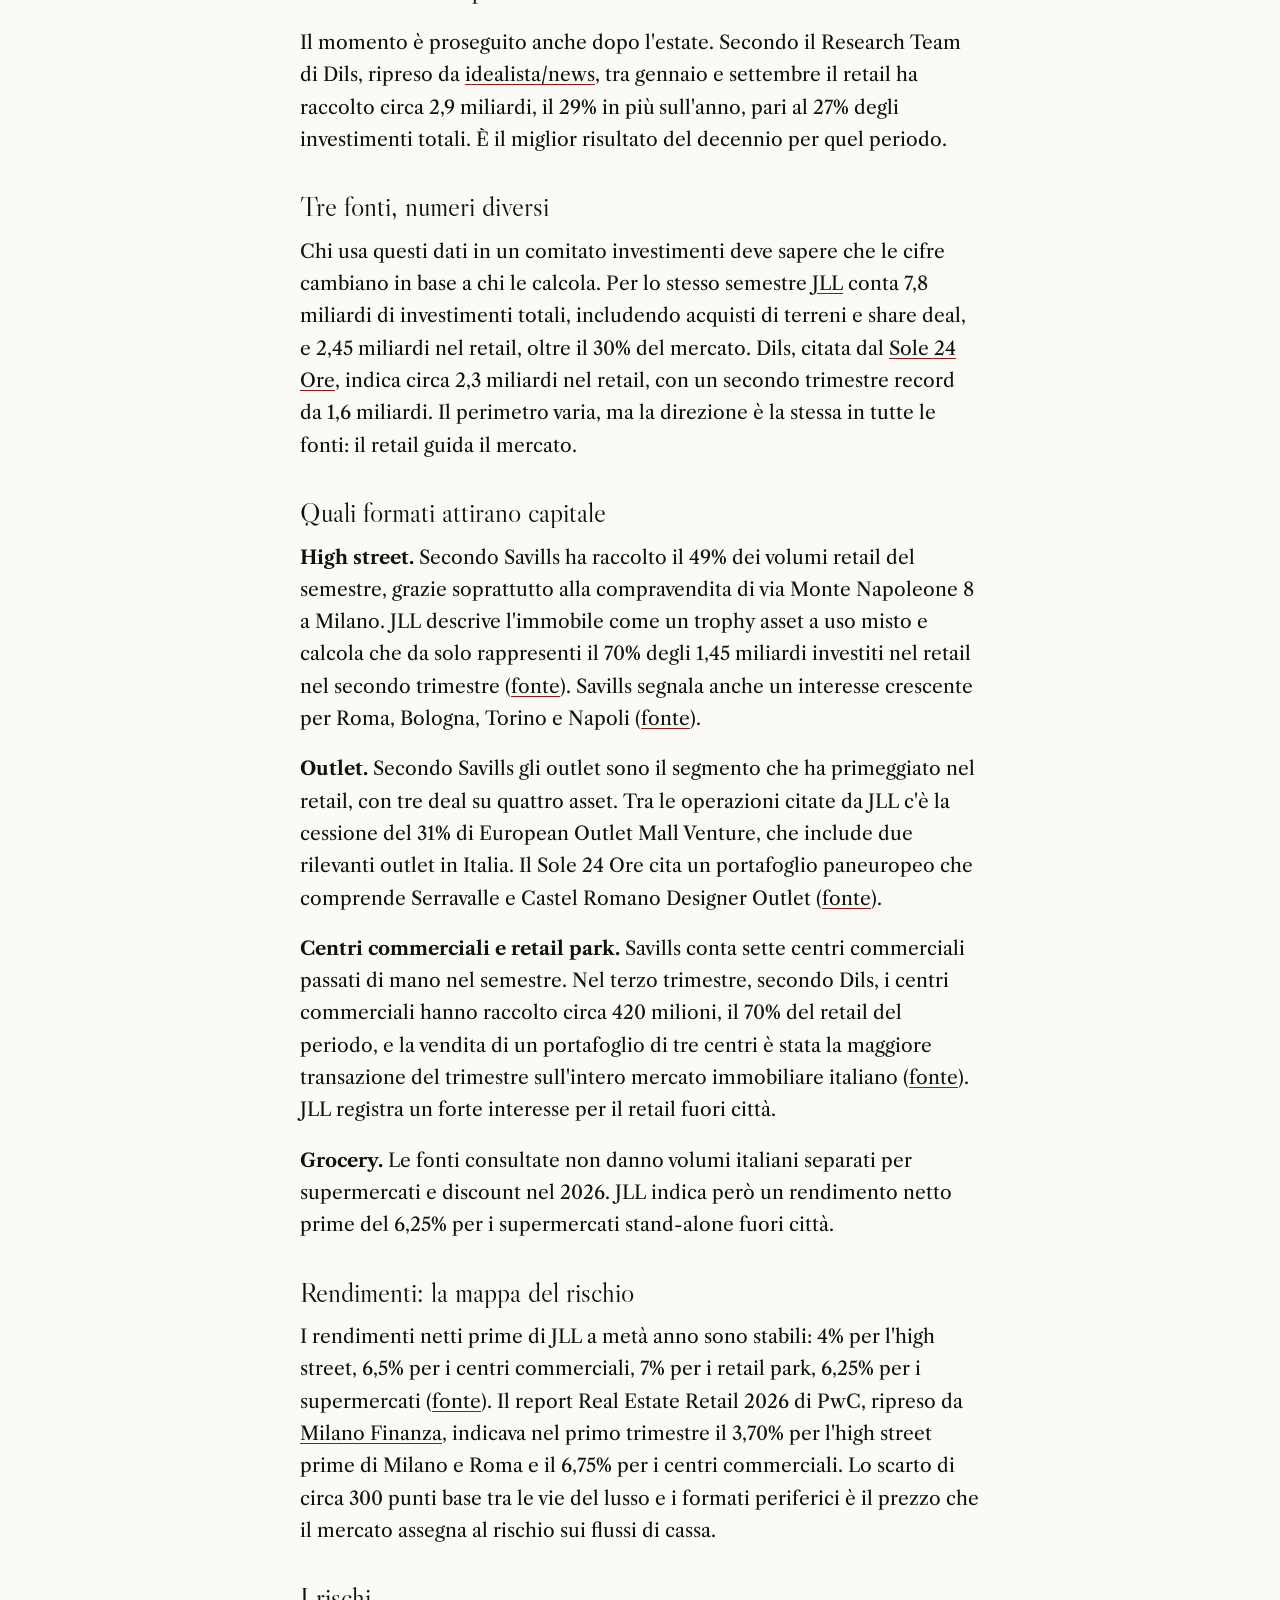
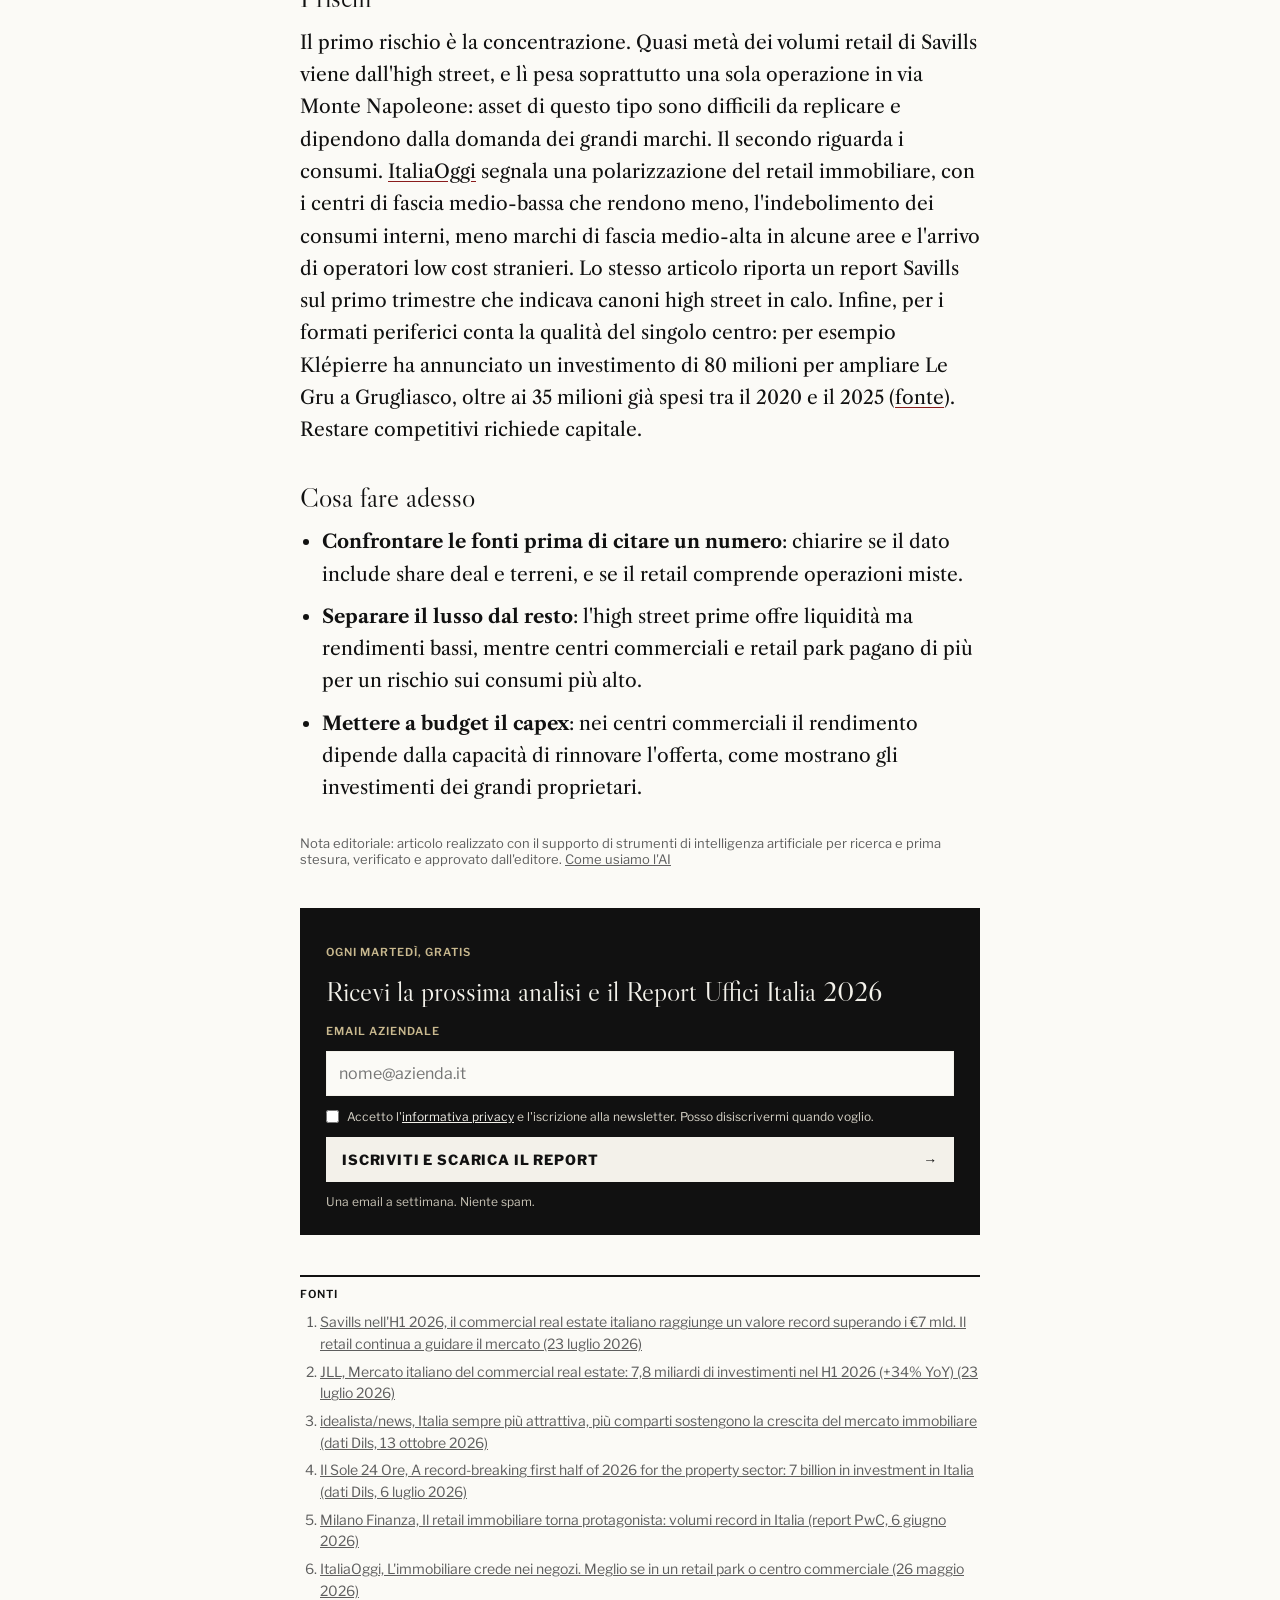
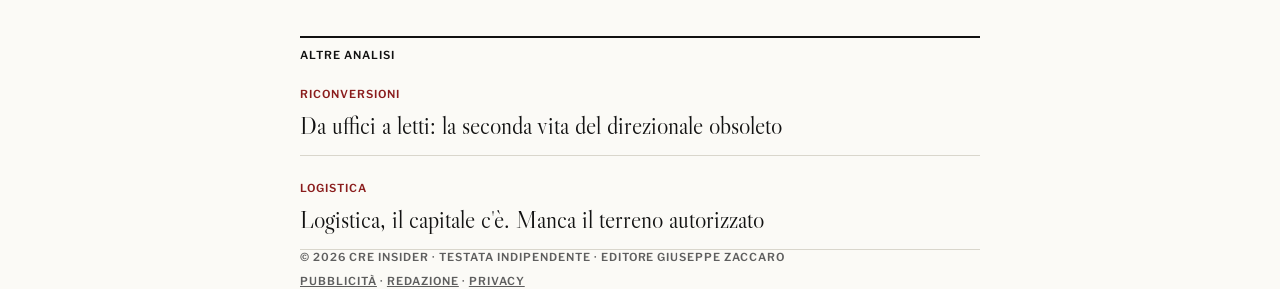
<file: articoli/retail-record-2026.html>
<!doctype html>
<html lang="it"><head><meta charset="utf-8"><meta name="viewport" content="width=device-width, initial-scale=1">
<title>Retail, il semestre record: dove va il capitale e cosa rischia · CRE Insider Italia</title>
<meta name="description" content="Nel 2026 il retail guida gli investimenti immobiliari in Italia. High street e outlet trainano, centri commerciali e retail park rendono di più. Numeri e rischi.">
<meta property="og:type" content="article"><meta property="og:title" content="Retail, il semestre record: dove va il capitale e cosa rischia"><meta property="og:description" content="Nel 2026 il retail guida gli investimenti immobiliari in Italia. High street e outlet trainano, centri commerciali e retail park rendono di più. Numeri e rischi.">
<meta property="og:image" content="https://cre-insider.online/og.png"><meta property="og:url" content="https://cre-insider.online/articoli/retail-record-2026.html"><meta name="twitter:card" content="summary_large_image">
<link rel="canonical" href="https://cre-insider.online/articoli/retail-record-2026.html">
<script type="application/ld+json">{"@context": "https://schema.org", "@type": "NewsArticle", "headline": "Retail, il semestre record: dove va il capitale e cosa rischia", "description": "Nel primo semestre 2026 il retail è stato il primo comparto degli investimenti immobiliari in Italia, con volumi mai registrati in un primo semestre. High street e outlet trainano, centri commerciali e retail park offrono rendimenti più alti. Per CFO e investitori conta leggere bene i numeri e i rischi legati ai consumi.", "image": ["https://cre-insider.online/og.png"], "datePublished": "2026-11-10", "dateModified": "2026-11-10", "inLanguage": "it", "author": {"@type": "Person", "name": "Giuseppe Zaccaro", "url": "https://cre-insider.online/redazione.html#autore"}, "publisher": {"@type": "NewsMediaOrganization", "name": "CRE Insider Italia", "logo": {"@type": "ImageObject", "url": "https://cre-insider.online/og.png"}}, "mainEntityOfPage": "https://cre-insider.online/articoli/retail-record-2026.html"}</script>
<link rel="icon" href="../favicon.svg" type="image/svg+xml">
<link rel="stylesheet" href="articolo.css">
<link href="https://fonts.googleapis.com/css2?family=Libre+Caslon+Display&family=Libre+Caslon+Text:ital,wght@0,400;0,700;1,400&family=Libre+Franklin:wght@400;600;800&display=optional" rel="stylesheet">
<link rel="alternate" type="application/rss+xml" title="CRE Insider Italia" href="https://cre-insider.online/feed.xml">
</head><body>
<div class="bar" id="bar"></div>
<header class="wrap top"><a class="m" href="../">CRE Insider</a><nav class="label"><a href="../#report">Report gratuito</a><a href="../#sponsor" class="sp">Per gli sponsor</a></nav></header>
<main class="wrap art">
<span class="label k">Retail</span>
<h1>Retail, il semestre record: dove va il capitale e cosa rischia</h1>
<p class="dek">Nel primo semestre 2026 il retail è stato il primo comparto degli investimenti immobiliari in Italia, con volumi mai registrati in un primo semestre. High street e outlet trainano, centri commerciali e retail park offrono rendimenti più alti. Per CFO e investitori conta leggere bene i numeri e i rischi legati ai consumi.</p>
<p class="label by">Di <a href="../redazione.html#autore" rel="author">Giuseppe Zaccaro</a> · <time datetime="2026-11-10">10 novembre 2026</time> · Lettura 4 minuti</p>
<section class="brief"><h2 class="label">In breve</h2><p>Secondo Savills, nel primo semestre 2026 il commercial real estate italiano ha superato di poco i 7 miliardi di euro e il retail ne ha raccolti 1,9, il miglior primo semestre di sempre. JLL e Dils, con perimetri diversi, contano tra 2,3 e 2,45 miliardi. Da gennaio a settembre il retail è arrivato a circa 2,9 miliardi secondo Dils. I rendimenti netti prime indicati da JLL vanno dal 4% dell'high street al 7% dei retail park.</p></section>
<figure class="ill"><svg viewBox="0 0 360 150" aria-hidden="true" fill="none" stroke="#111" stroke-width="1.2"><path d="M0 140h360"/><rect x="40" y="60" width="120" height="80"/><path d="M40 60l10-20h100l10 20" stroke="#8a8a8a"/><rect x="56" y="84" width="34" height="56" stroke="#8a8a8a"/><rect x="104" y="84" width="40" height="30" stroke="#8a8a8a"/><path d="M210 140v-30M240 140v-55M270 140v-45M300 140v-80M330 140v-100" stroke="#8a8a8a"/><path d="M330 40v100" stroke="#8a1c1c" stroke-width="2"/><path d="M200 120l30-25 30 10 30-35 40-40" stroke="#8a1c1c"/></svg></figure>
<div class="body"><p>Nel primo semestre 2026 il retail è stato il primo comparto degli investimenti immobiliari in Italia. Secondo la <a href="https://www.savills.co.uk/research_articles/229130/393094-0" target="_blank" rel="noopener">ricerca Savills sul primo semestre</a>, gli investimenti nel commercial real estate italiano hanno superato di poco i 7 miliardi di euro, in crescita del 33% sull'anno precedente. Il retail ha raccolto 1,9 miliardi, il 28% del totale. Marco Montosi, Head of Investment di Savills, lo ha definito «il miglior primo semestre di sempre».</p>

<h2 class="sec">Cosa significa il record</h2>

<p>Il record non riguarda solo il retail. Savills segnala per l'intero mercato un numero record di transazioni, con il 72% dei volumi in operazioni sotto i 50 milioni e i primi dieci deal fermi a circa il 41%. Il capitale internazionale supera il 70% (<a href="https://www.savills.co.uk/research_articles/229130/393094-0" target="_blank" rel="noopener">fonte</a>). Un mercato con tante operazioni medie è più liquido di uno trainato da pochi trofei, e questo conta per chi deve valutare i tempi di uscita.</p>

<p>Il momento è proseguito anche dopo l'estate. Secondo il Research Team di Dils, ripreso da <a href="https://www.idealista.it/news/node/476572" target="_blank" rel="noopener">idealista/news</a>, tra gennaio e settembre il retail ha raccolto circa 2,9 miliardi, il 29% in più sull'anno, pari al 27% degli investimenti totali. È il miglior risultato del decennio per quel periodo.</p>

<h2 class="sec">Tre fonti, numeri diversi</h2>

<p>Chi usa questi dati in un comitato investimenti deve sapere che le cifre cambiano in base a chi le calcola. Per lo stesso semestre <a href="https://www.jll.com/en-us/newsroom/mercato-italiano-del-commercial-real-estate" target="_blank" rel="noopener">JLL</a> conta 7,8 miliardi di investimenti totali, includendo acquisti di terreni e share deal, e 2,45 miliardi nel retail, oltre il 30% del mercato. Dils, citata dal <a href="https://en.ilsole24ore.com/art/italias-property-sector-hits-a-record-high-in-the-first-half-of-2026-with-7-billion-in-investment-AJ7GLQ" target="_blank" rel="noopener">Sole 24 Ore</a>, indica circa 2,3 miliardi nel retail, con un secondo trimestre record da 1,6 miliardi. Il perimetro varia, ma la direzione è la stessa in tutte le fonti: il retail guida il mercato.</p>

<h2 class="sec">Quali formati attirano capitale</h2>

<p><strong>High street.</strong> Secondo Savills ha raccolto il 49% dei volumi retail del semestre, grazie soprattutto alla compravendita di via Monte Napoleone 8 a Milano. JLL descrive l'immobile come un trophy asset a uso misto e calcola che da solo rappresenti il 70% degli 1,45 miliardi investiti nel retail nel secondo trimestre (<a href="https://www.jll.com/en-us/newsroom/mercato-italiano-del-commercial-real-estate" target="_blank" rel="noopener">fonte</a>). Savills segnala anche un interesse crescente per Roma, Bologna, Torino e Napoli (<a href="https://www.savills.co.uk/research_articles/229130/393094-0" target="_blank" rel="noopener">fonte</a>).</p>

<p><strong>Outlet.</strong> Secondo Savills gli outlet sono il segmento che ha primeggiato nel retail, con tre deal su quattro asset. Tra le operazioni citate da JLL c'è la cessione del 31% di European Outlet Mall Venture, che include due rilevanti outlet in Italia. Il Sole 24 Ore cita un portafoglio paneuropeo che comprende Serravalle e Castel Romano Designer Outlet (<a href="https://en.ilsole24ore.com/art/italias-property-sector-hits-a-record-high-in-the-first-half-of-2026-with-7-billion-in-investment-AJ7GLQ" target="_blank" rel="noopener">fonte</a>).</p>

<p><strong>Centri commerciali e retail park.</strong> Savills conta sette centri commerciali passati di mano nel semestre. Nel terzo trimestre, secondo Dils, i centri commerciali hanno raccolto circa 420 milioni, il 70% del retail del periodo, e la vendita di un portafoglio di tre centri è stata la maggiore transazione del trimestre sull'intero mercato immobiliare italiano (<a href="https://www.idealista.it/news/node/476572" target="_blank" rel="noopener">fonte</a>). JLL registra un forte interesse per il retail fuori città.</p>

<p><strong>Grocery.</strong> Le fonti consultate non danno volumi italiani separati per supermercati e discount nel 2026. JLL indica però un rendimento netto prime del 6,25% per i supermercati stand-alone fuori città.</p>

<h2 class="sec">Rendimenti: la mappa del rischio</h2>

<p>I rendimenti netti prime di JLL a metà anno sono stabili: 4% per l'high street, 6,5% per i centri commerciali, 7% per i retail park, 6,25% per i supermercati (<a href="https://www.jll.com/en-us/newsroom/mercato-italiano-del-commercial-real-estate" target="_blank" rel="noopener">fonte</a>). Il report Real Estate Retail 2026 di PwC, ripreso da <a href="https://www.milanofinanza.it/news/il-retail-immobiliare-torna-protagonista-volumi-record-in-italia-2706826" target="_blank" rel="noopener">Milano Finanza</a>, indicava nel primo trimestre il 3,70% per l'high street prime di Milano e Roma e il 6,75% per i centri commerciali. Lo scarto di circa 300 punti base tra le vie del lusso e i formati periferici è il prezzo che il mercato assegna al rischio sui flussi di cassa.</p>

<h2 class="sec">I rischi</h2>

<p>Il primo rischio è la concentrazione. Quasi metà dei volumi retail di Savills viene dall'high street, e lì pesa soprattutto una sola operazione in via Monte Napoleone: asset di questo tipo sono difficili da replicare e dipendono dalla domanda dei grandi marchi. Il secondo riguarda i consumi. <a href="https://www.italiaoggi.it/marketing-e-media/marketing/limmobiliare-crede-nei-negozi-meglio-se-in-un-retail-park-o-centro-commerciale-n8wim70j" target="_blank" rel="noopener">ItaliaOggi</a> segnala una polarizzazione del retail immobiliare, con i centri di fascia medio-bassa che rendono meno, l'indebolimento dei consumi interni, meno marchi di fascia medio-alta in alcune aree e l'arrivo di operatori low cost stranieri. Lo stesso articolo riporta un report Savills sul primo trimestre che indicava canoni high street in calo. Infine, per i formati periferici conta la qualità del singolo centro: per esempio Klépierre ha annunciato un investimento di 80 milioni per ampliare Le Gru a Grugliasco, oltre ai 35 milioni già spesi tra il 2020 e il 2025 (<a href="https://www.italiaoggi.it/marketing-e-media/marketing/limmobiliare-crede-nei-negozi-meglio-se-in-un-retail-park-o-centro-commerciale-n8wim70j" target="_blank" rel="noopener">fonte</a>). Restare competitivi richiede capitale.</p>

<h2 class="sec">Cosa fare adesso</h2>

<ul>
<li><strong>Confrontare le fonti prima di citare un numero</strong>: chiarire se il dato include share deal e terreni, e se il retail comprende operazioni miste.</li>
<li><strong>Separare il lusso dal resto</strong>: l'high street prime offre liquidità ma rendimenti bassi, mentre centri commerciali e retail park pagano di più per un rischio sui consumi più alto.</li>
<li><strong>Mettere a budget il capex</strong>: nei centri commerciali il rendimento dipende dalla capacità di rinnovare l'offerta, come mostrano gli investimenti dei grandi proprietari.</li>
</ul></div>
<p class="ai label">Nota editoriale: articolo realizzato con il supporto di strumenti di intelligenza artificiale per ricerca e prima stesura, verificato e approvato dall'editore. <a href="../redazione.html#ai">Come usiamo l'AI</a></p>
<aside class="cta" id="iscriviti"><span class="label">Ogni martedì, gratis</span><h2>Ricevi la prossima analisi e il Report Uffici Italia 2026</h2><form action="https://071edb76.sibforms.com/serve/[base64]" method="POST" id="signup"><label class="label" for="email">Email aziendale</label><input id="email" name="EMAIL" type="email" required autocomplete="email" placeholder="nome@azienda.it"><input type="text" name="email_address_check" value="" tabindex="-1" autocomplete="off" aria-hidden="true" class="hp"><input type="hidden" name="locale" value="it"><input type="hidden" name="html_type" value="simple"><label class="consent" for="privacy"><input id="privacy" type="checkbox" required><span>Accetto l'<a href="../privacy.html">informativa privacy</a> e l'iscrizione alla newsletter. Posso disiscrivermi quando voglio.</span></label><button class="btn" type="submit"><span>Iscriviti e scarica il report</span><span aria-hidden="true">→</span></button><p class="small">Una email a settimana. Niente spam.</p></form><div id="grazie" class="done" hidden><p>Fatto, iscrizione completata.</p><a class="btn" href="../Report-Uffici-Italia-2026.pdf" download><span>Scarica il PDF</span><span aria-hidden="true">↓</span></a><p class="small">Il prossimo numero arriva martedì.</p></div></aside>
<section class="src"><h2 class="label">Fonti</h2><ol><li><a href="https://www.savills.co.uk/research_articles/229130/393094-0" target="_blank" rel="noopener">Savills nell&#x27;H1 2026, il commercial real estate italiano raggiunge un valore record superando i €7 mld. Il retail continua a guidare il mercato (23 luglio 2026)</a></li><li><a href="https://www.jll.com/en-us/newsroom/mercato-italiano-del-commercial-real-estate" target="_blank" rel="noopener">JLL, Mercato italiano del commercial real estate: 7,8 miliardi di investimenti nel H1 2026 (+34% YoY) (23 luglio 2026)</a></li><li><a href="https://www.idealista.it/news/node/476572" target="_blank" rel="noopener">idealista/news, Italia sempre più attrattiva, più comparti sostengono la crescita del mercato immobiliare (dati Dils, 13 ottobre 2026)</a></li><li><a href="https://en.ilsole24ore.com/art/italias-property-sector-hits-a-record-high-in-the-first-half-of-2026-with-7-billion-in-investment-AJ7GLQ" target="_blank" rel="noopener">Il Sole 24 Ore, A record-breaking first half of 2026 for the property sector: 7 billion in investment in Italia (dati Dils, 6 luglio 2026)</a></li><li><a href="https://www.milanofinanza.it/news/il-retail-immobiliare-torna-protagonista-volumi-record-in-italia-2706826" target="_blank" rel="noopener">Milano Finanza, Il retail immobiliare torna protagonista: volumi record in Italia (report PwC, 6 giugno 2026)</a></li><li><a href="https://www.italiaoggi.it/marketing-e-media/marketing/limmobiliare-crede-nei-negozi-meglio-se-in-un-retail-park-o-centro-commerciale-n8wim70j" target="_blank" rel="noopener">ItaliaOggi, L&#x27;immobiliare crede nei negozi. Meglio se in un retail park o centro commerciale (26 maggio 2026)</a></li></ol></section>
<section class="others"><h2 class="label">Altre analisi</h2><a class="o" href="riconversioni-uffici.html"><span class="label">Riconversioni</span><b>Da uffici a letti: la seconda vita del direzionale obsoleto</b></a><a class="o" href="logistica-terreno-last-mile.html"><span class="label">Logistica</span><b>Logistica, il capitale c&#x27;è. Manca il terreno autorizzato</b></a></section>
</main>
<footer class="wrap label"><span>© 2026 CRE Insider · Testata indipendente · Editore Giuseppe Zaccaro</span><span><a href="../#sponsor">Pubblicità</a> · <a href="../redazione.html">Redazione</a> · <a href="../privacy.html">Privacy</a></span></footer>
<script src="articolo.js" defer></script>
</body></html>
</file>
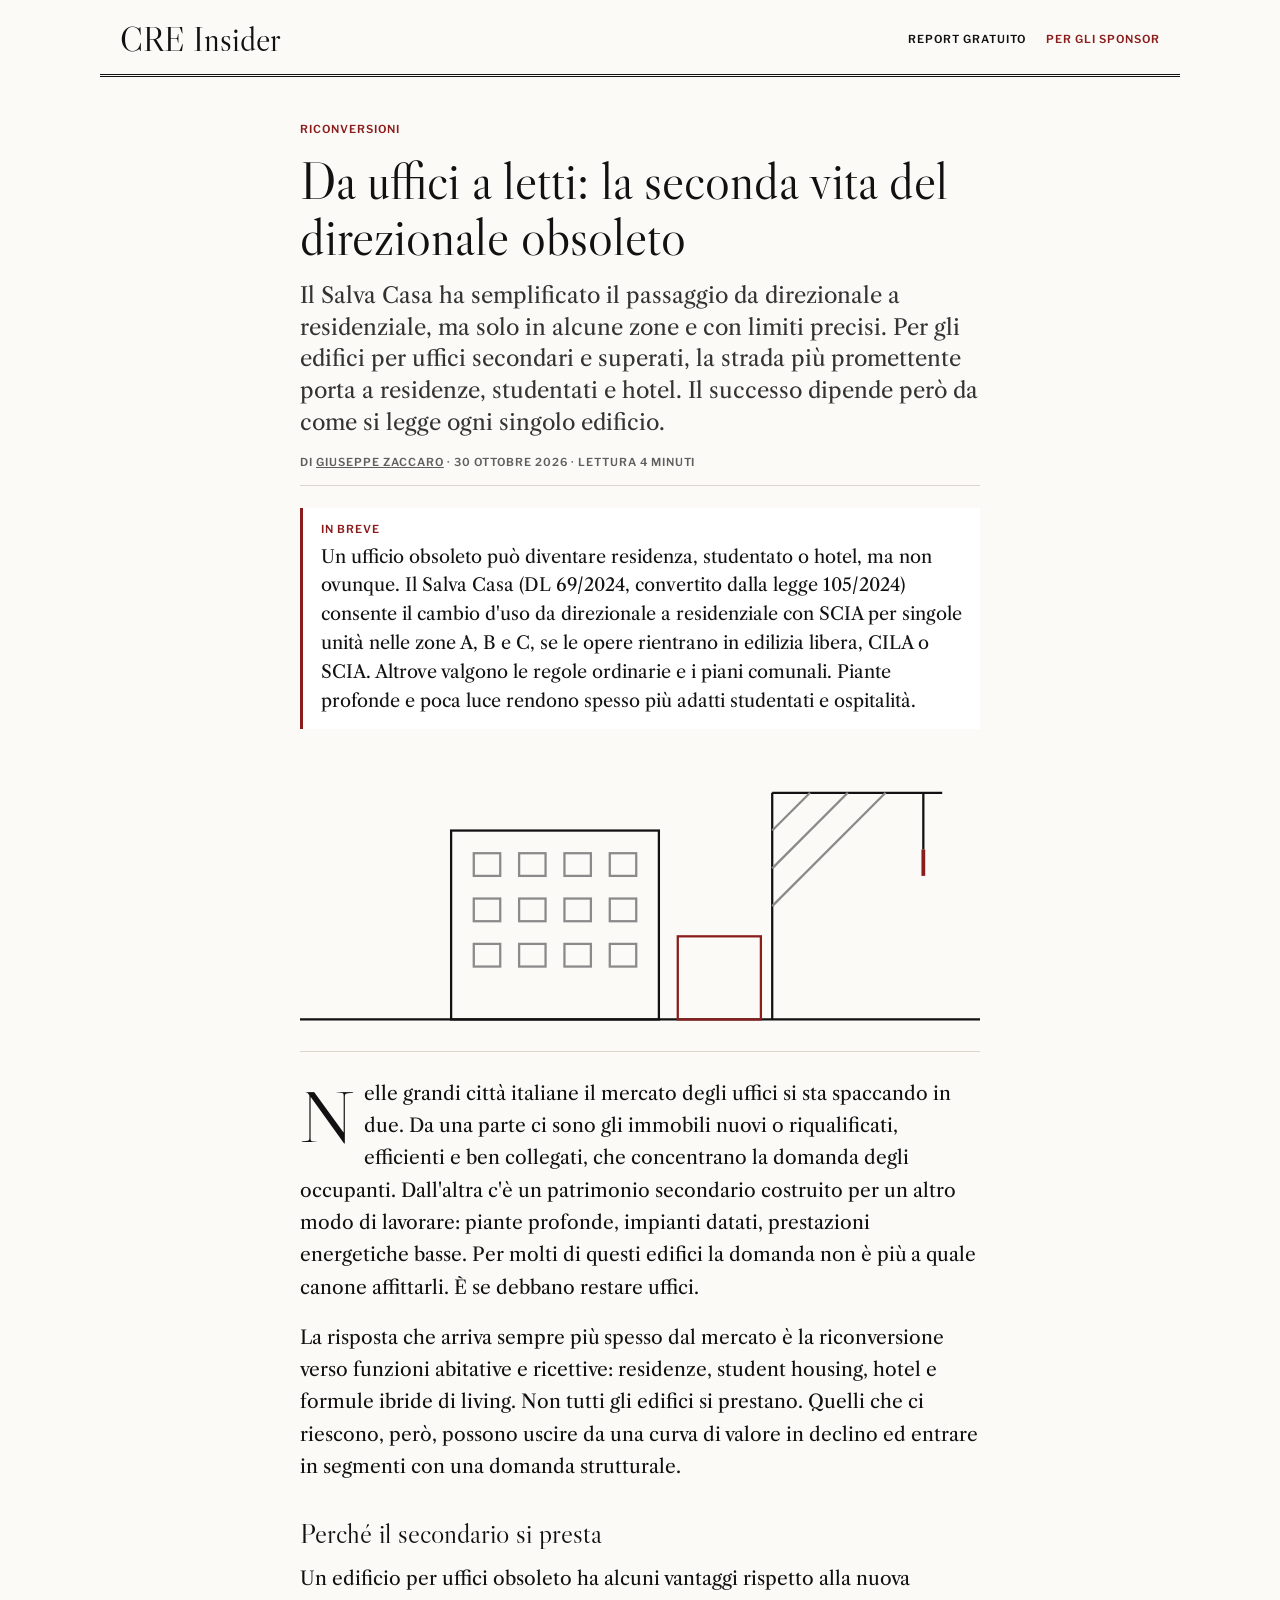
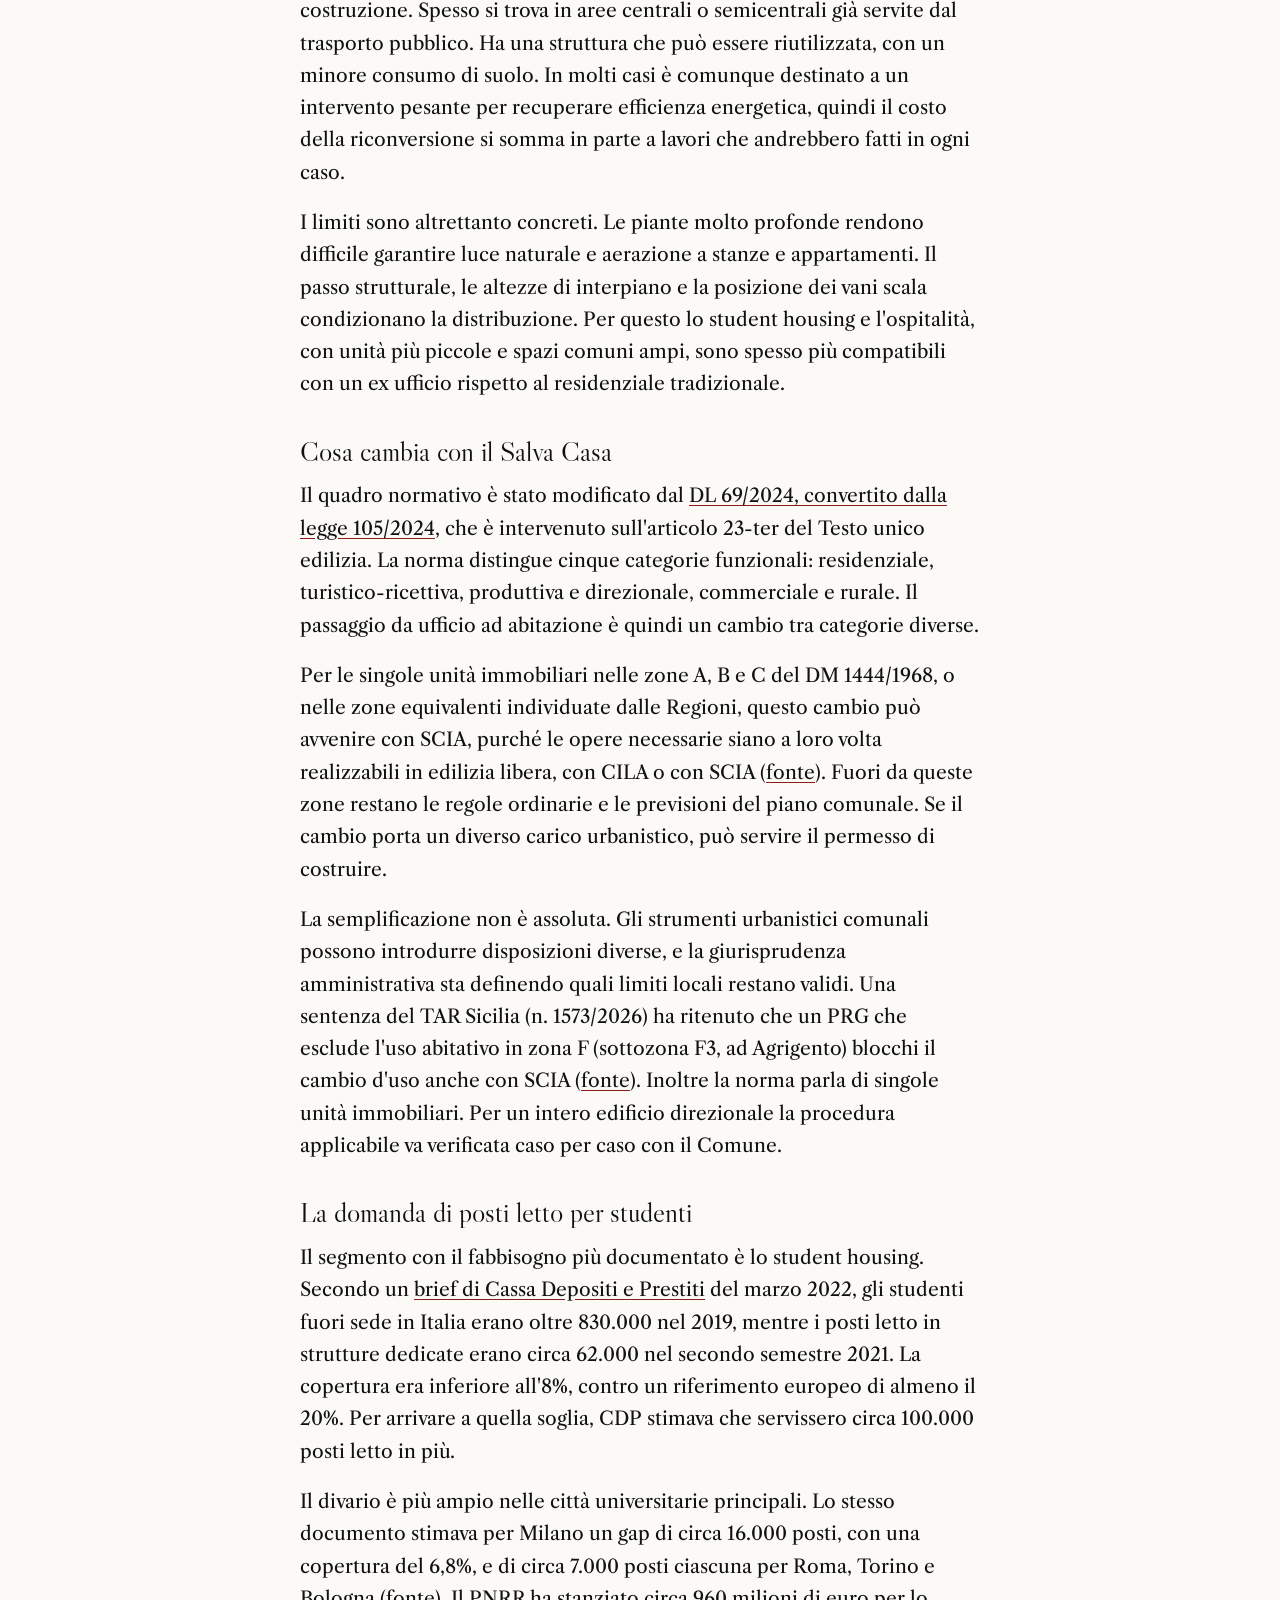
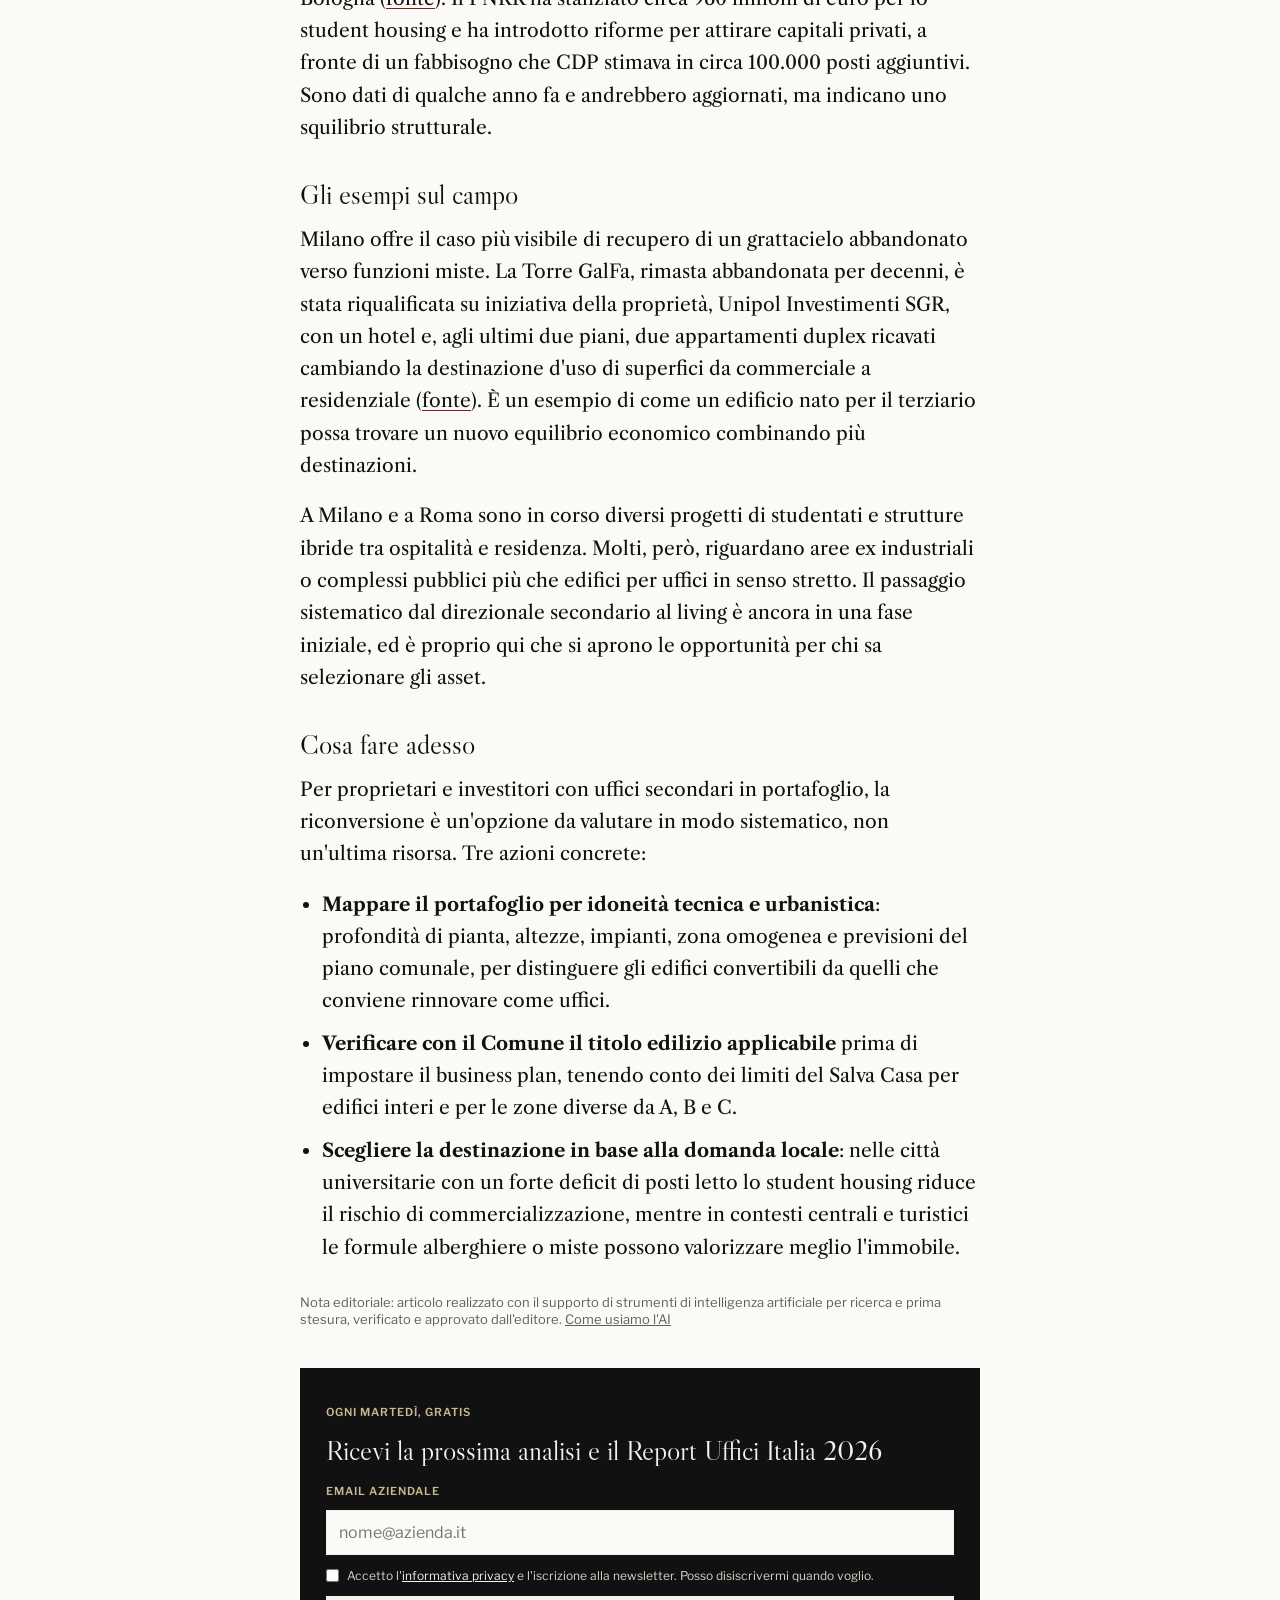
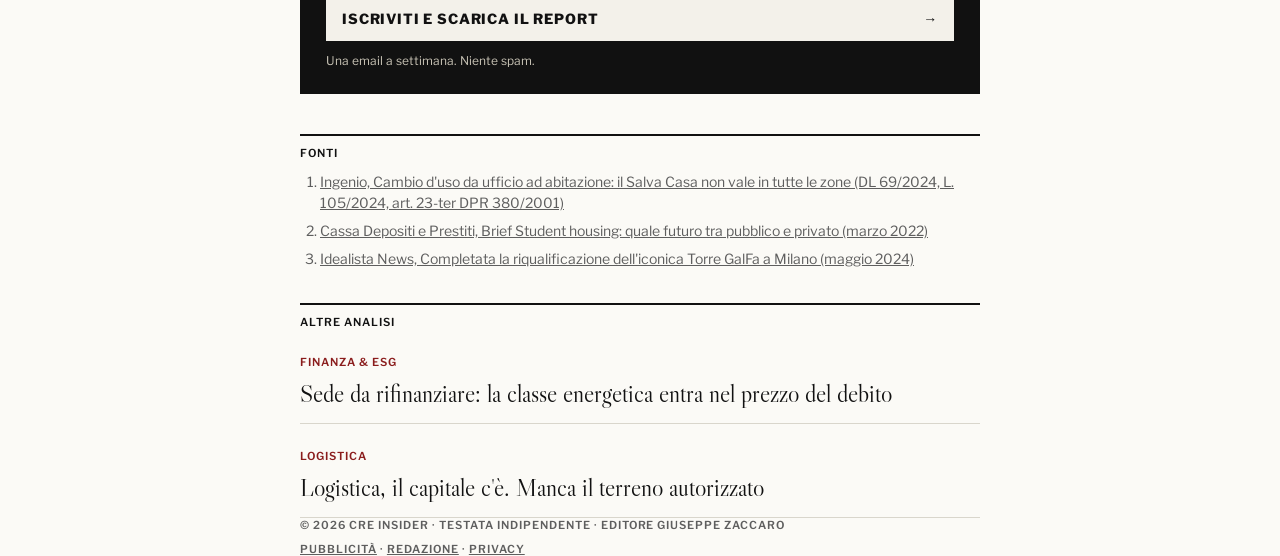
<file: articoli/riconversioni-uffici.html>
<!doctype html>
<html lang="it"><head><meta charset="utf-8"><meta name="viewport" content="width=device-width, initial-scale=1">
<title>Da uffici a letti: la seconda vita del direzionale obsoleto · CRE Insider Italia</title>
<meta name="description" content="Il Salva Casa semplifica il passaggio da ufficio ad abitazione solo in alcune zone. Quando conviene puntare su residenze, studentati o hotel.">
<meta property="og:type" content="article"><meta property="og:title" content="Da uffici a letti: la seconda vita del direzionale obsoleto"><meta property="og:description" content="Il Salva Casa semplifica il passaggio da ufficio ad abitazione solo in alcune zone. Quando conviene puntare su residenze, studentati o hotel.">
<meta property="og:image" content="https://cre-insider.online/og.png"><meta property="og:url" content="https://cre-insider.online/articoli/riconversioni-uffici.html"><meta name="twitter:card" content="summary_large_image">
<link rel="canonical" href="https://cre-insider.online/articoli/riconversioni-uffici.html">
<script type="application/ld+json">{"@context": "https://schema.org", "@type": "NewsArticle", "headline": "Da uffici a letti: la seconda vita del direzionale obsoleto", "description": "Il Salva Casa ha semplificato il passaggio da direzionale a residenziale, ma solo in alcune zone e con limiti precisi. Per gli edifici per uffici secondari e superati, la strada più promettente porta a residenze, studentati e hotel. Il successo dipende però da come si legge ogni singolo edificio.", "image": ["https://cre-insider.online/og.png"], "datePublished": "2026-10-30", "dateModified": "2026-10-30", "inLanguage": "it", "author": {"@type": "Person", "name": "Giuseppe Zaccaro", "url": "https://cre-insider.online/redazione.html#autore"}, "publisher": {"@type": "NewsMediaOrganization", "name": "CRE Insider Italia", "logo": {"@type": "ImageObject", "url": "https://cre-insider.online/og.png"}}, "mainEntityOfPage": "https://cre-insider.online/articoli/riconversioni-uffici.html"}</script>
<link rel="icon" href="../favicon.svg" type="image/svg+xml">
<link rel="stylesheet" href="articolo.css">
<link href="https://fonts.googleapis.com/css2?family=Libre+Caslon+Display&family=Libre+Caslon+Text:ital,wght@0,400;0,700;1,400&family=Libre+Franklin:wght@400;600;800&display=optional" rel="stylesheet">
<link rel="alternate" type="application/rss+xml" title="CRE Insider Italia" href="https://cre-insider.online/feed.xml">
</head><body>
<div class="bar" id="bar"></div>
<header class="wrap top"><a class="m" href="../">CRE Insider</a><nav class="label"><a href="../#report">Report gratuito</a><a href="../#sponsor" class="sp">Per gli sponsor</a></nav></header>
<main class="wrap art">
<span class="label k">Riconversioni</span>
<h1>Da uffici a letti: la seconda vita del direzionale obsoleto</h1>
<p class="dek">Il Salva Casa ha semplificato il passaggio da direzionale a residenziale, ma solo in alcune zone e con limiti precisi. Per gli edifici per uffici secondari e superati, la strada più promettente porta a residenze, studentati e hotel. Il successo dipende però da come si legge ogni singolo edificio.</p>
<p class="label by">Di <a href="../redazione.html#autore" rel="author">Giuseppe Zaccaro</a> · <time datetime="2026-10-30">30 ottobre 2026</time> · Lettura 4 minuti</p>
<section class="brief"><h2 class="label">In breve</h2><p>Un ufficio obsoleto può diventare residenza, studentato o hotel, ma non ovunque. Il Salva Casa (DL 69/2024, convertito dalla legge 105/2024) consente il cambio d'uso da direzionale a residenziale con SCIA per singole unità nelle zone A, B e C, se le opere rientrano in edilizia libera, CILA o SCIA. Altrove valgono le regole ordinarie e i piani comunali. Piante profonde e poca luce rendono spesso più adatti studentati e ospitalità.</p></section>
<figure class="ill"><svg viewBox="0 0 360 150" aria-hidden="true" fill="none" stroke="#111" stroke-width="1.2"><path d="M0 140h360"/><rect x="80" y="40" width="110" height="100"/><rect x="92" y="52" width="14" height="12" stroke="#8a8a8a"/><rect x="92" y="76" width="14" height="12" stroke="#8a8a8a"/><rect x="92" y="100" width="14" height="12" stroke="#8a8a8a"/><rect x="116" y="52" width="14" height="12" stroke="#8a8a8a"/><rect x="116" y="76" width="14" height="12" stroke="#8a8a8a"/><rect x="116" y="100" width="14" height="12" stroke="#8a8a8a"/><rect x="140" y="52" width="14" height="12" stroke="#8a8a8a"/><rect x="140" y="76" width="14" height="12" stroke="#8a8a8a"/><rect x="140" y="100" width="14" height="12" stroke="#8a8a8a"/><rect x="164" y="52" width="14" height="12" stroke="#8a8a8a"/><rect x="164" y="76" width="14" height="12" stroke="#8a8a8a"/><rect x="164" y="100" width="14" height="12" stroke="#8a8a8a"/><path d="M250 140V20M250 20h90M330 20v30" /><path d="M250 40l20-20M250 60l40-40M250 80l60-60" stroke="#8a8a8a"/><path d="M330 50v14" stroke="#8a1c1c" stroke-width="2"/><rect x="200" y="96" width="44" height="44" stroke="#8a1c1c"/></svg></figure>
<div class="body"><p>Nelle grandi città italiane il mercato degli uffici si sta spaccando in due. Da una parte ci sono gli immobili nuovi o riqualificati, efficienti e ben collegati, che concentrano la domanda degli occupanti. Dall'altra c'è un patrimonio secondario costruito per un altro modo di lavorare: piante profonde, impianti datati, prestazioni energetiche basse. Per molti di questi edifici la domanda non è più a quale canone affittarli. È se debbano restare uffici.</p>

<p>La risposta che arriva sempre più spesso dal mercato è la riconversione verso funzioni abitative e ricettive: residenze, student housing, hotel e formule ibride di living. Non tutti gli edifici si prestano. Quelli che ci riescono, però, possono uscire da una curva di valore in declino ed entrare in segmenti con una domanda strutturale.</p>

<h2 class="sec">Perché il secondario si presta</h2>

<p>Un edificio per uffici obsoleto ha alcuni vantaggi rispetto alla nuova costruzione. Spesso si trova in aree centrali o semicentrali già servite dal trasporto pubblico. Ha una struttura che può essere riutilizzata, con un minore consumo di suolo. In molti casi è comunque destinato a un intervento pesante per recuperare efficienza energetica, quindi il costo della riconversione si somma in parte a lavori che andrebbero fatti in ogni caso.</p>

<p>I limiti sono altrettanto concreti. Le piante molto profonde rendono difficile garantire luce naturale e aerazione a stanze e appartamenti. Il passo strutturale, le altezze di interpiano e la posizione dei vani scala condizionano la distribuzione. Per questo lo student housing e l'ospitalità, con unità più piccole e spazi comuni ampi, sono spesso più compatibili con un ex ufficio rispetto al residenziale tradizionale.</p>

<h2 class="sec">Cosa cambia con il Salva Casa</h2>

<p>Il quadro normativo è stato modificato dal <a href="https://www.ingenio-web.it/articoli/cambio-d-uso-da-ufficio-ad-abitazione-il-salva-casa-non-vale-in-tutte-le-zone/" target="_blank" rel="noopener">DL 69/2024, convertito dalla legge 105/2024</a>, che è intervenuto sull'articolo 23-ter del Testo unico edilizia. La norma distingue cinque categorie funzionali: residenziale, turistico-ricettiva, produttiva e direzionale, commerciale e rurale. Il passaggio da ufficio ad abitazione è quindi un cambio tra categorie diverse.</p>

<p>Per le singole unità immobiliari nelle zone A, B e C del DM 1444/1968, o nelle zone equivalenti individuate dalle Regioni, questo cambio può avvenire con SCIA, purché le opere necessarie siano a loro volta realizzabili in edilizia libera, con CILA o con SCIA (<a href="https://www.ingenio-web.it/articoli/cambio-d-uso-da-ufficio-ad-abitazione-il-salva-casa-non-vale-in-tutte-le-zone/" target="_blank" rel="noopener">fonte</a>). Fuori da queste zone restano le regole ordinarie e le previsioni del piano comunale. Se il cambio porta un diverso carico urbanistico, può servire il permesso di costruire.</p>

<p>La semplificazione non è assoluta. Gli strumenti urbanistici comunali possono introdurre disposizioni diverse, e la giurisprudenza amministrativa sta definendo quali limiti locali restano validi. Una sentenza del TAR Sicilia (n. 1573/2026) ha ritenuto che un PRG che esclude l'uso abitativo in zona F (sottozona F3, ad Agrigento) blocchi il cambio d'uso anche con SCIA (<a href="https://www.ingenio-web.it/articoli/cambio-d-uso-da-ufficio-ad-abitazione-il-salva-casa-non-vale-in-tutte-le-zone/" target="_blank" rel="noopener">fonte</a>). Inoltre la norma parla di singole unità immobiliari. Per un intero edificio direzionale la procedura applicabile va verificata caso per caso con il Comune.</p>

<h2 class="sec">La domanda di posti letto per studenti</h2>

<p>Il segmento con il fabbisogno più documentato è lo student housing. Secondo un <a href="https://www.cdp.it/resources/cms/documents/CDP_Brief_Student_housing_quale_futuro_tra_pubblico_e_privato.pdf" target="_blank" rel="noopener">brief di Cassa Depositi e Prestiti</a> del marzo 2022, gli studenti fuori sede in Italia erano oltre 830.000 nel 2019, mentre i posti letto in strutture dedicate erano circa 62.000 nel secondo semestre 2021. La copertura era inferiore all'8%, contro un riferimento europeo di almeno il 20%. Per arrivare a quella soglia, CDP stimava che servissero circa 100.000 posti letto in più.</p>

<p>Il divario è più ampio nelle città universitarie principali. Lo stesso documento stimava per Milano un gap di circa 16.000 posti, con una copertura del 6,8%, e di circa 7.000 posti ciascuna per Roma, Torino e Bologna (<a href="https://www.cdp.it/resources/cms/documents/CDP_Brief_Student_housing_quale_futuro_tra_pubblico_e_privato.pdf" target="_blank" rel="noopener">fonte</a>). Il PNRR ha stanziato circa 960 milioni di euro per lo student housing e ha introdotto riforme per attirare capitali privati, a fronte di un fabbisogno che CDP stimava in circa 100.000 posti aggiuntivi. Sono dati di qualche anno fa e andrebbero aggiornati, ma indicano uno squilibrio strutturale.</p>

<h2 class="sec">Gli esempi sul campo</h2>

<p>Milano offre il caso più visibile di recupero di un grattacielo abbandonato verso funzioni miste. La Torre GalFa, rimasta abbandonata per decenni, è stata riqualificata su iniziativa della proprietà, Unipol Investimenti SGR, con un hotel e, agli ultimi due piani, due appartamenti duplex ricavati cambiando la destinazione d'uso di superfici da commerciale a residenziale (<a href="https://www.idealista.it/news/node/180864" target="_blank" rel="noopener">fonte</a>). È un esempio di come un edificio nato per il terziario possa trovare un nuovo equilibrio economico combinando più destinazioni.</p>

<p>A Milano e a Roma sono in corso diversi progetti di studentati e strutture ibride tra ospitalità e residenza. Molti, però, riguardano aree ex industriali o complessi pubblici più che edifici per uffici in senso stretto. Il passaggio sistematico dal direzionale secondario al living è ancora in una fase iniziale, ed è proprio qui che si aprono le opportunità per chi sa selezionare gli asset.</p>

<h2 class="sec">Cosa fare adesso</h2>

<p>Per proprietari e investitori con uffici secondari in portafoglio, la riconversione è un'opzione da valutare in modo sistematico, non un'ultima risorsa. Tre azioni concrete:</p>

<ul>
<li><strong>Mappare il portafoglio per idoneità tecnica e urbanistica</strong>: profondità di pianta, altezze, impianti, zona omogenea e previsioni del piano comunale, per distinguere gli edifici convertibili da quelli che conviene rinnovare come uffici.</li>
<li><strong>Verificare con il Comune il titolo edilizio applicabile</strong> prima di impostare il business plan, tenendo conto dei limiti del Salva Casa per edifici interi e per le zone diverse da A, B e C.</li>
<li><strong>Scegliere la destinazione in base alla domanda locale</strong>: nelle città universitarie con un forte deficit di posti letto lo student housing riduce il rischio di commercializzazione, mentre in contesti centrali e turistici le formule alberghiere o miste possono valorizzare meglio l'immobile.</li>
</ul></div>
<p class="ai label">Nota editoriale: articolo realizzato con il supporto di strumenti di intelligenza artificiale per ricerca e prima stesura, verificato e approvato dall'editore. <a href="../redazione.html#ai">Come usiamo l'AI</a></p>
<aside class="cta" id="iscriviti"><span class="label">Ogni martedì, gratis</span><h2>Ricevi la prossima analisi e il Report Uffici Italia 2026</h2><form action="https://071edb76.sibforms.com/serve/[base64]" method="POST" id="signup"><label class="label" for="email">Email aziendale</label><input id="email" name="EMAIL" type="email" required autocomplete="email" placeholder="nome@azienda.it"><input type="text" name="email_address_check" value="" tabindex="-1" autocomplete="off" aria-hidden="true" class="hp"><input type="hidden" name="locale" value="it"><input type="hidden" name="html_type" value="simple"><label class="consent" for="privacy"><input id="privacy" type="checkbox" required><span>Accetto l'<a href="../privacy.html">informativa privacy</a> e l'iscrizione alla newsletter. Posso disiscrivermi quando voglio.</span></label><button class="btn" type="submit"><span>Iscriviti e scarica il report</span><span aria-hidden="true">→</span></button><p class="small">Una email a settimana. Niente spam.</p></form><div id="grazie" class="done" hidden><p>Fatto, iscrizione completata.</p><a class="btn" href="../Report-Uffici-Italia-2026.pdf" download><span>Scarica il PDF</span><span aria-hidden="true">↓</span></a><p class="small">Il prossimo numero arriva martedì.</p></div></aside>
<section class="src"><h2 class="label">Fonti</h2><ol><li><a href="https://www.ingenio-web.it/articoli/cambio-d-uso-da-ufficio-ad-abitazione-il-salva-casa-non-vale-in-tutte-le-zone/" target="_blank" rel="noopener">Ingenio, Cambio d&#x27;uso da ufficio ad abitazione: il Salva Casa non vale in tutte le zone (DL 69/2024, L. 105/2024, art. 23-ter DPR 380/2001)</a></li><li><a href="https://www.cdp.it/resources/cms/documents/CDP_Brief_Student_housing_quale_futuro_tra_pubblico_e_privato.pdf" target="_blank" rel="noopener">Cassa Depositi e Prestiti, Brief Student housing: quale futuro tra pubblico e privato (marzo 2022)</a></li><li><a href="https://www.idealista.it/news/node/180864" target="_blank" rel="noopener">Idealista News, Completata la riqualificazione dell&#x27;iconica Torre GalFa a Milano (maggio 2024)</a></li></ol></section>
<section class="others"><h2 class="label">Altre analisi</h2><a class="o" href="uffici-epbd-debito.html"><span class="label">Finanza &amp; ESG</span><b>Sede da rifinanziare: la classe energetica entra nel prezzo del debito</b></a><a class="o" href="logistica-terreno-last-mile.html"><span class="label">Logistica</span><b>Logistica, il capitale c&#x27;è. Manca il terreno autorizzato</b></a></section>
</main>
<footer class="wrap label"><span>© 2026 CRE Insider · Testata indipendente · Editore Giuseppe Zaccaro</span><span><a href="../#sponsor">Pubblicità</a> · <a href="../redazione.html">Redazione</a> · <a href="../privacy.html">Privacy</a></span></footer>
<script src="articolo.js" defer></script>
</body></html>
</file>
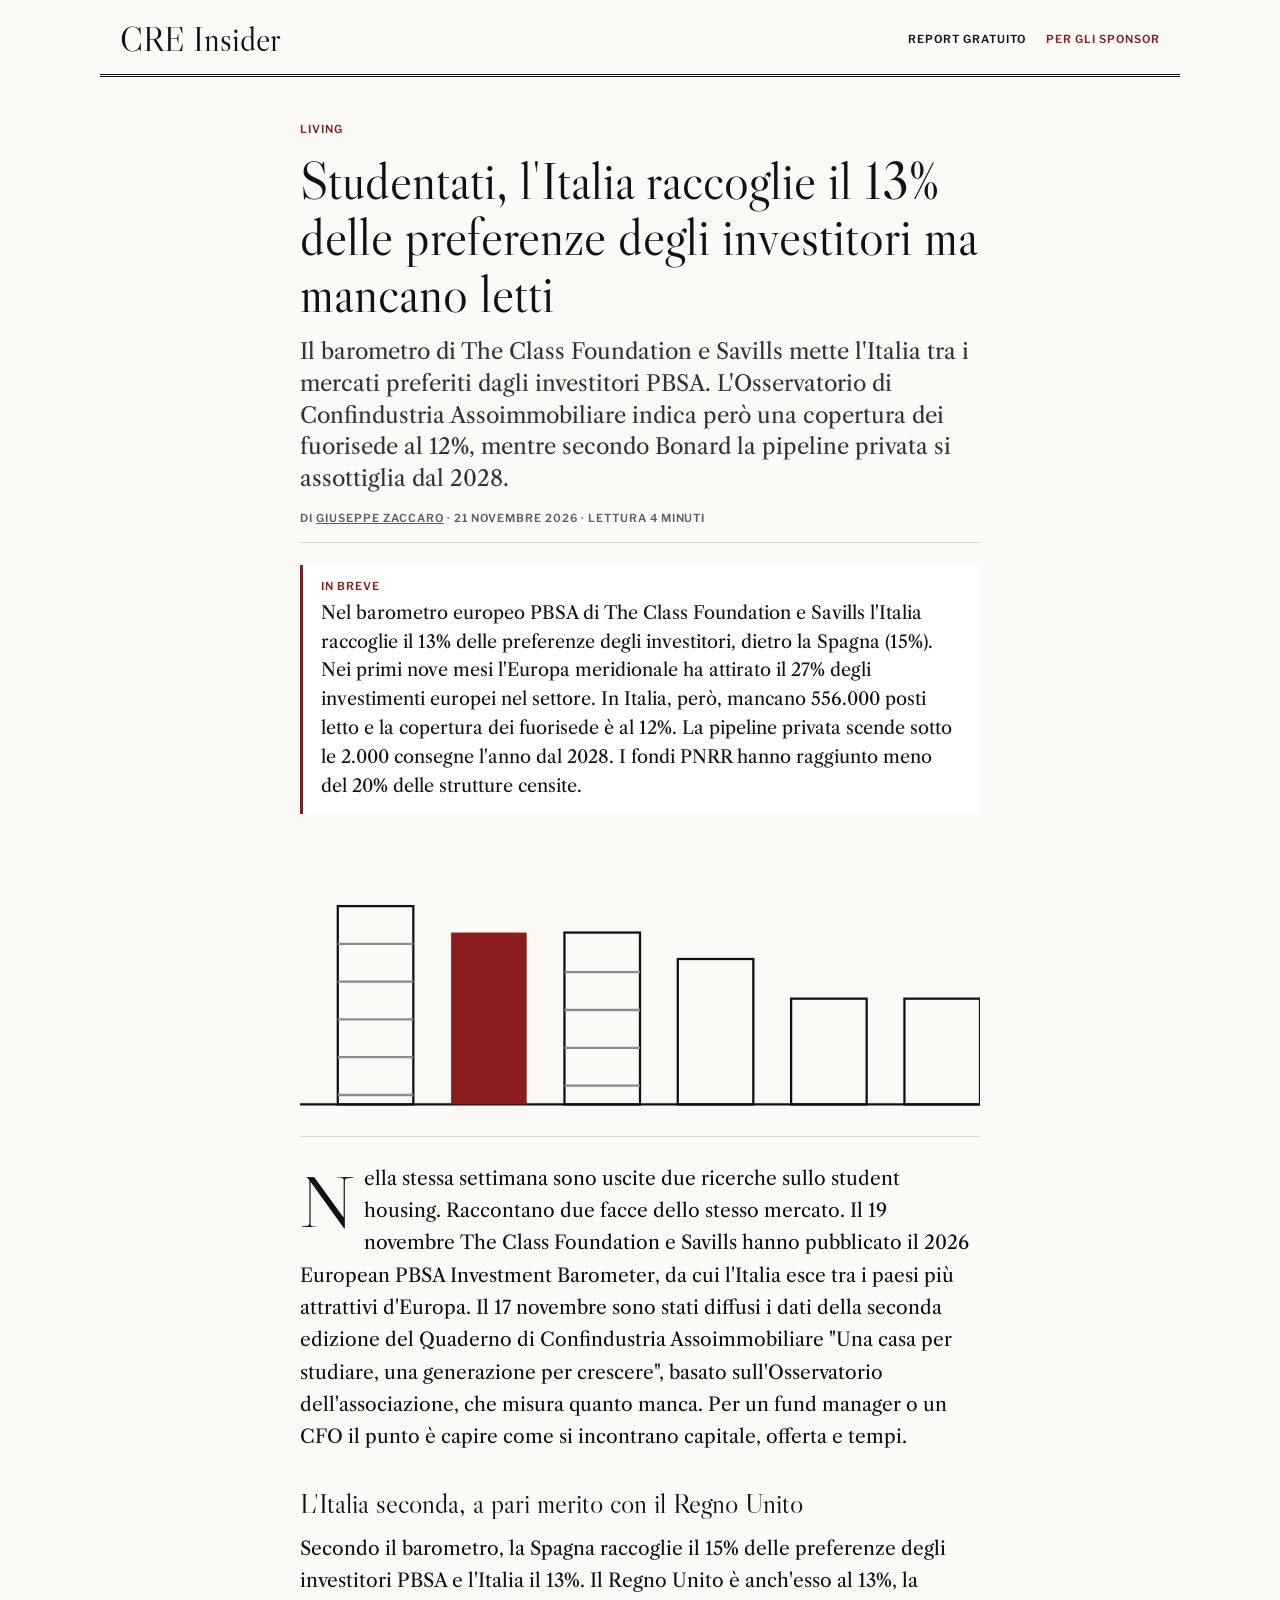
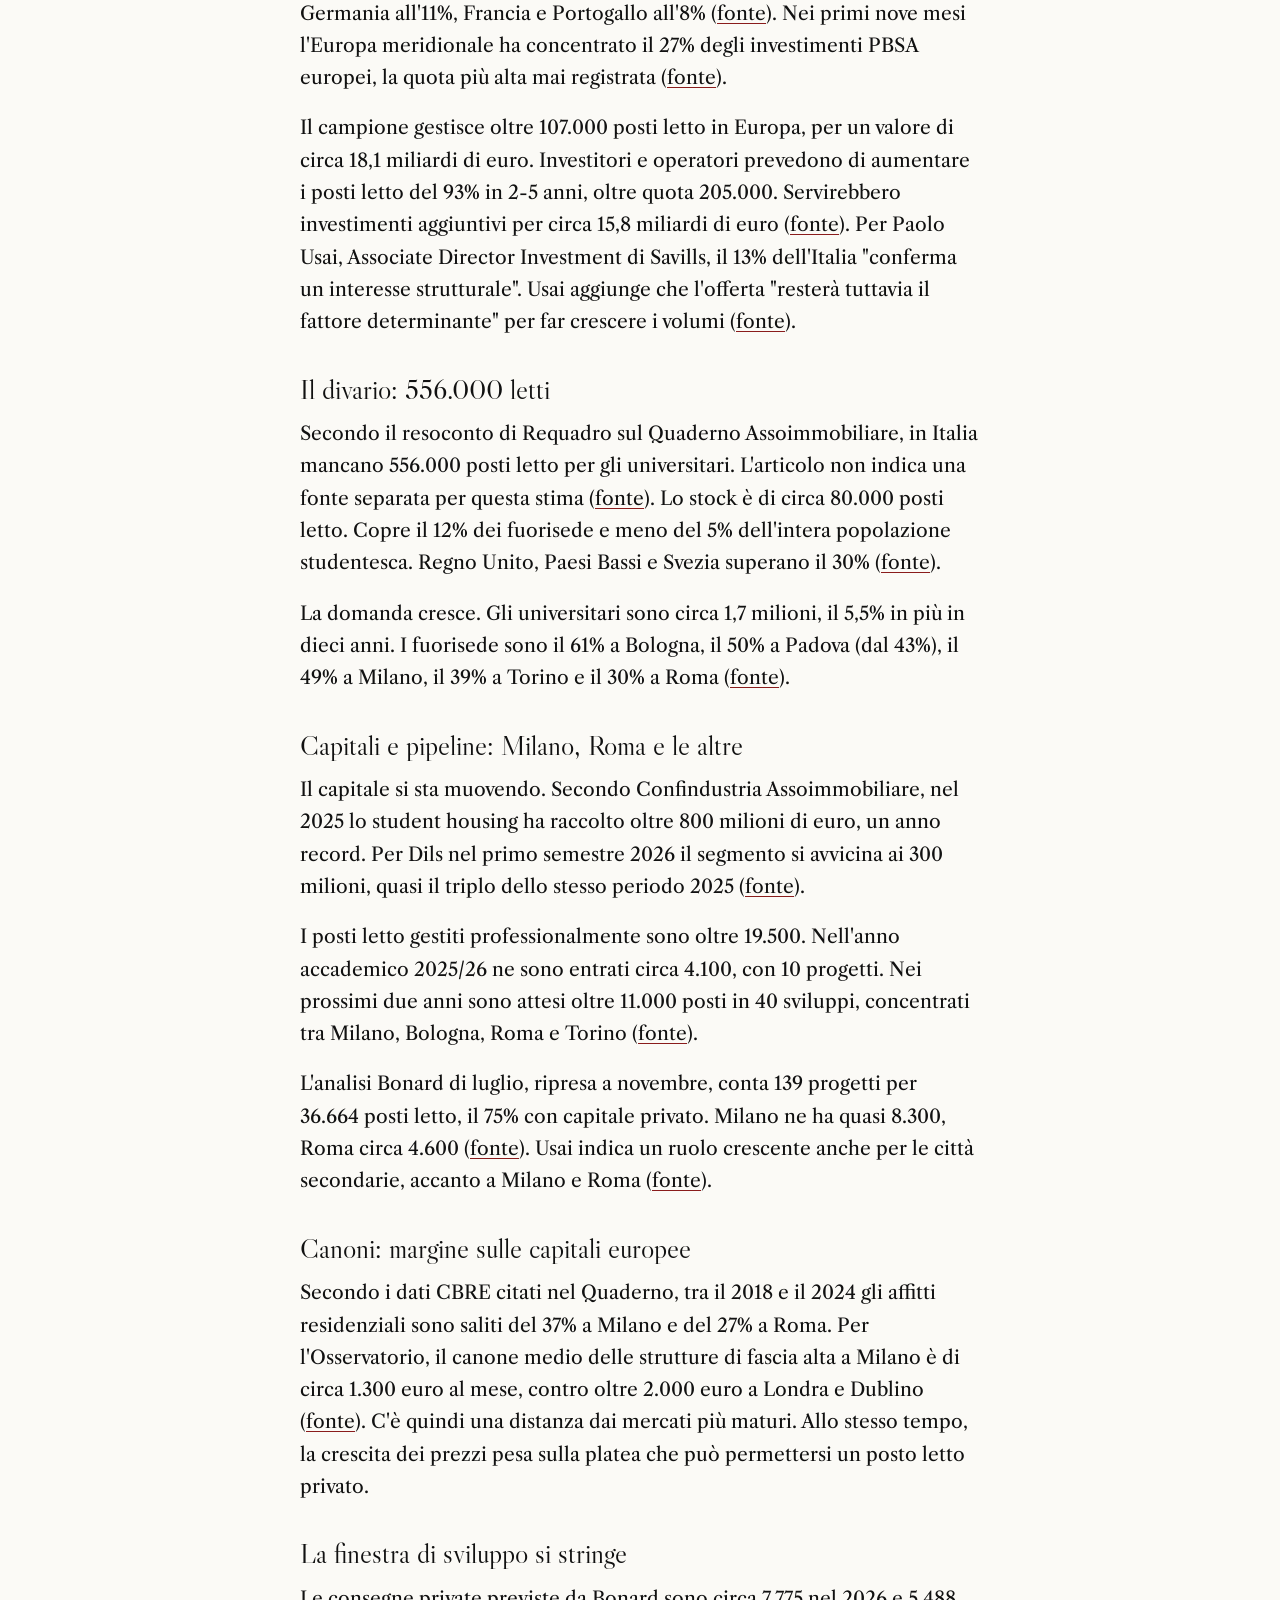
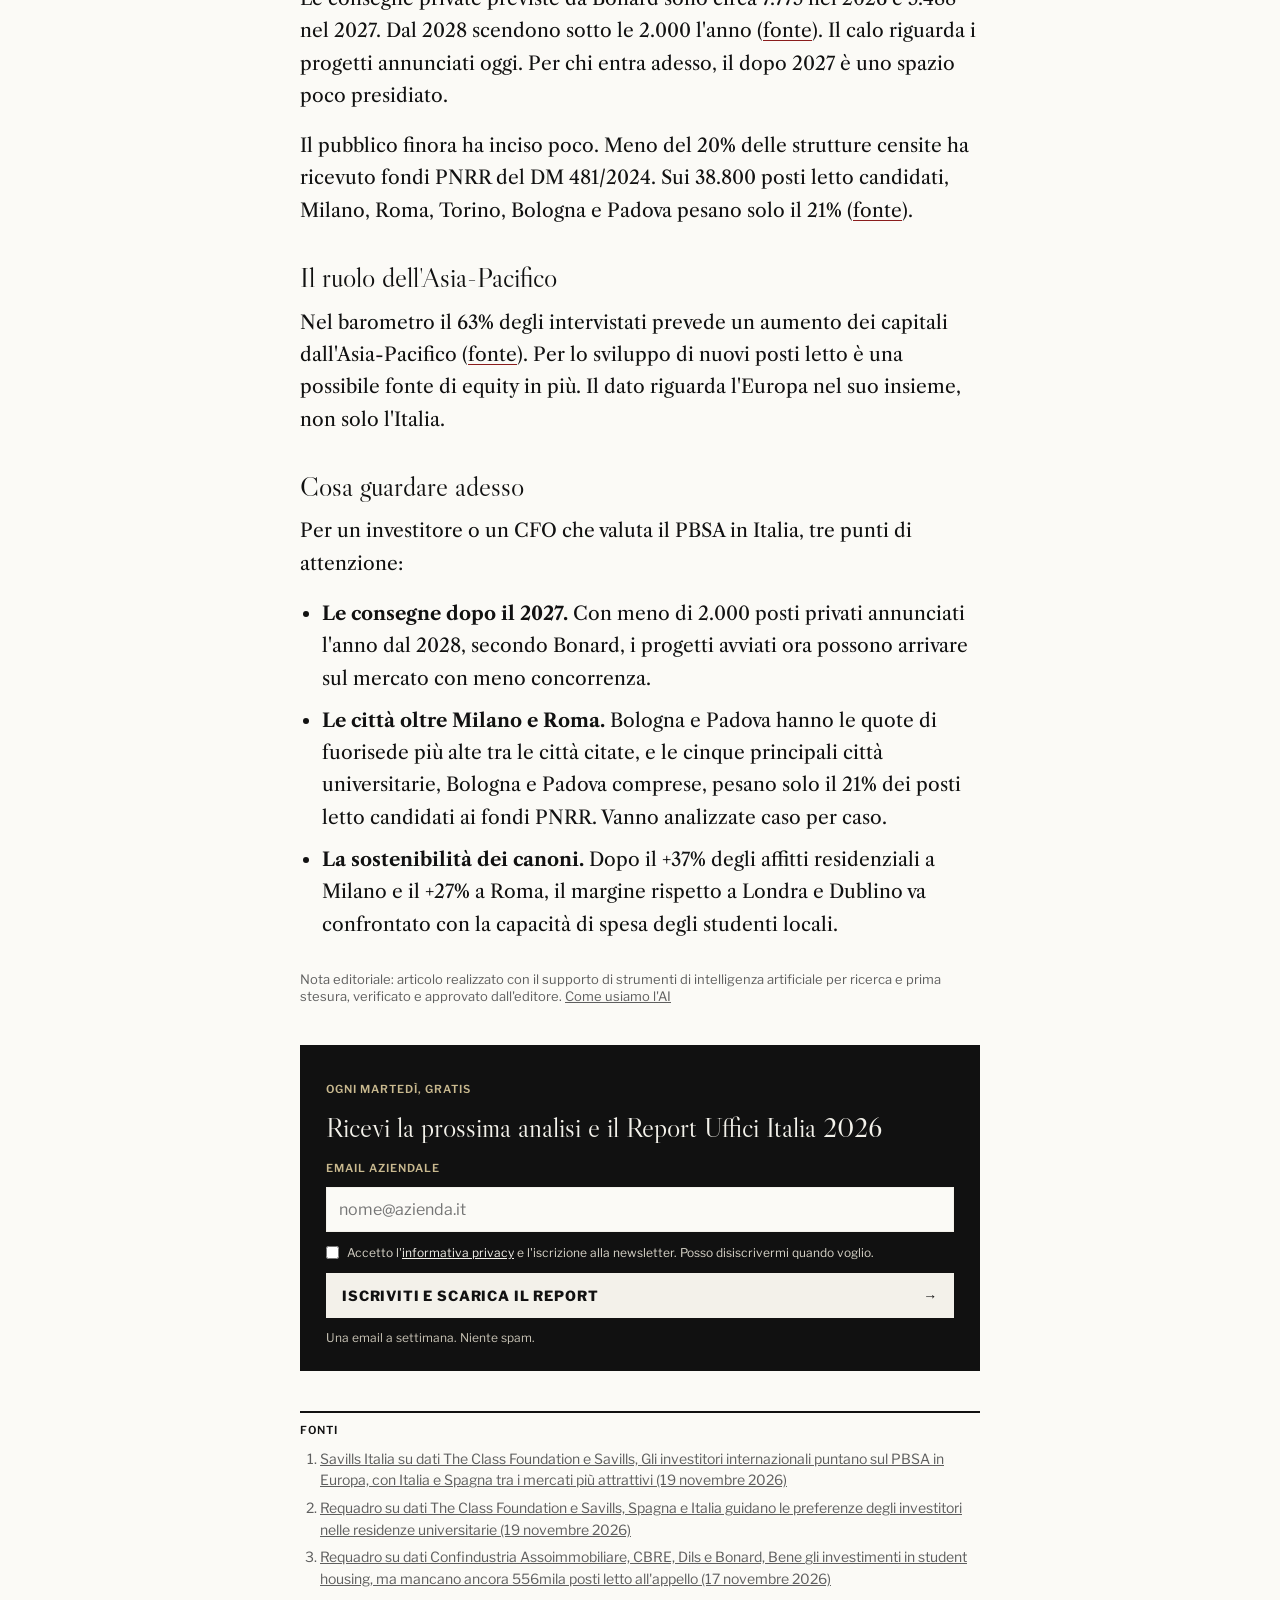
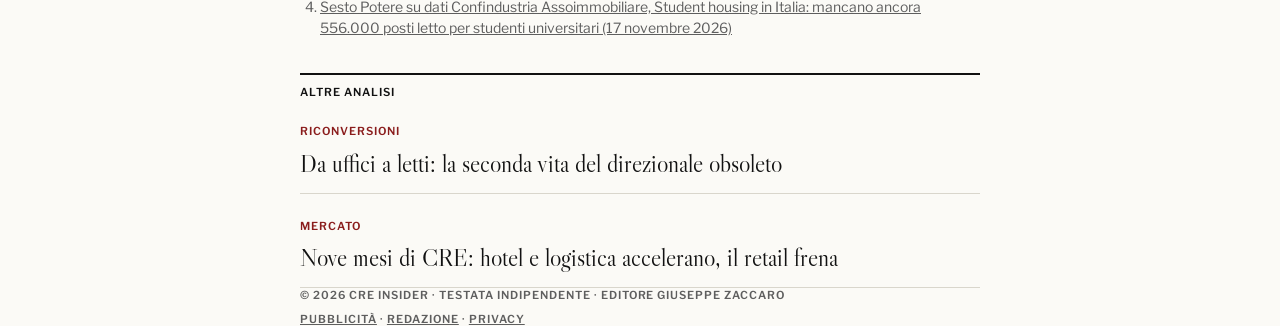
<file: articoli/studentati-pbsa-italia.html>
<!doctype html>
<html lang="it"><head><meta charset="utf-8"><meta name="viewport" content="width=device-width, initial-scale=1">
<title>Studentati, l&#x27;Italia raccoglie il 13% delle preferenze degli investitori ma mancano letti · CRE Insider Italia</title>
<meta name="description" content="Per Savills l'Italia è seconda nelle preferenze PBSA a pari merito con il Regno Unito (13%), dietro la Spagna (15%). Ma mancano 556.000 posti letto e la pipeline privata cala dopo il 2027.">
<meta property="og:type" content="article"><meta property="og:title" content="Studentati, l&#x27;Italia raccoglie il 13% delle preferenze degli investitori ma mancano letti"><meta property="og:description" content="Per Savills l'Italia è seconda nelle preferenze PBSA a pari merito con il Regno Unito (13%), dietro la Spagna (15%). Ma mancano 556.000 posti letto e la pipeline privata cala dopo il 2027.">
<meta property="og:image" content="https://cre-insider.online/og.png"><meta property="og:url" content="https://cre-insider.online/articoli/studentati-pbsa-italia.html"><meta name="twitter:card" content="summary_large_image">
<link rel="canonical" href="https://cre-insider.online/articoli/studentati-pbsa-italia.html">
<script type="application/ld+json">{"@context": "https://schema.org", "@type": "NewsArticle", "headline": "Studentati, l'Italia raccoglie il 13% delle preferenze degli investitori ma mancano letti", "description": "Il barometro di The Class Foundation e Savills mette l'Italia tra i mercati preferiti dagli investitori PBSA. L'Osservatorio di Confindustria Assoimmobiliare indica però una copertura dei fuorisede al 12%, mentre secondo Bonard la pipeline privata si assottiglia dal 2028.", "image": ["https://cre-insider.online/og.png"], "datePublished": "2026-11-21", "dateModified": "2026-11-21", "inLanguage": "it", "author": {"@type": "Person", "name": "Giuseppe Zaccaro", "url": "https://cre-insider.online/redazione.html#autore"}, "publisher": {"@type": "NewsMediaOrganization", "name": "CRE Insider Italia", "logo": {"@type": "ImageObject", "url": "https://cre-insider.online/og.png"}}, "mainEntityOfPage": "https://cre-insider.online/articoli/studentati-pbsa-italia.html"}</script>
<link rel="icon" href="../favicon.svg" type="image/svg+xml">
<link rel="stylesheet" href="articolo.css">
<link href="https://fonts.googleapis.com/css2?family=Libre+Caslon+Display&family=Libre+Caslon+Text:ital,wght@0,400;0,700;1,400&family=Libre+Franklin:wght@400;600;800&display=optional" rel="stylesheet">
<link rel="alternate" type="application/rss+xml" title="CRE Insider Italia" href="https://cre-insider.online/feed.xml">
</head><body>
<div class="bar" id="bar"></div>
<header class="wrap top"><a class="m" href="../">CRE Insider</a><nav class="label"><a href="../#report">Report gratuito</a><a href="../#sponsor" class="sp">Per gli sponsor</a></nav></header>
<main class="wrap art">
<span class="label k">Living</span>
<h1>Studentati, l&#x27;Italia raccoglie il 13% delle preferenze degli investitori ma mancano letti</h1>
<p class="dek">Il barometro di The Class Foundation e Savills mette l'Italia tra i mercati preferiti dagli investitori PBSA. L'Osservatorio di Confindustria Assoimmobiliare indica però una copertura dei fuorisede al 12%, mentre secondo Bonard la pipeline privata si assottiglia dal 2028.</p>
<p class="label by">Di <a href="../redazione.html#autore" rel="author">Giuseppe Zaccaro</a> · <time datetime="2026-11-21">21 novembre 2026</time> · Lettura 4 minuti</p>
<section class="brief"><h2 class="label">In breve</h2><p>Nel barometro europeo PBSA di The Class Foundation e Savills l'Italia raccoglie il 13% delle preferenze degli investitori, dietro la Spagna (15%). Nei primi nove mesi l'Europa meridionale ha attirato il 27% degli investimenti europei nel settore. In Italia, però, mancano 556.000 posti letto e la copertura dei fuorisede è al 12%. La pipeline privata scende sotto le 2.000 consegne l'anno dal 2028. I fondi PNRR hanno raggiunto meno del 20% delle strutture censite.</p></section>
<figure class="ill"><svg viewBox="0 0 360 150" aria-hidden="true" fill="none" stroke="#111" stroke-width="1.2"><path d="M0 140h360"/><rect x="20" y="35" width="40" height="105"/><rect x="80" y="49" width="40" height="91" fill="#8a1c1c" stroke="none"/><rect x="140" y="49" width="40" height="91"/><rect x="200" y="63" width="40" height="77"/><rect x="260" y="84" width="40" height="56"/><rect x="320" y="84" width="40" height="56"/><path d="M140 70h40" stroke="#8a8a8a"/><path d="M140 90h40" stroke="#8a8a8a"/><path d="M140 110h40" stroke="#8a8a8a"/><path d="M140 130h40" stroke="#8a8a8a"/><path d="M20 55h40" stroke="#8a8a8a"/><path d="M20 75h40" stroke="#8a8a8a"/><path d="M20 95h40" stroke="#8a8a8a"/><path d="M20 115h40" stroke="#8a8a8a"/><path d="M20 135h40" stroke="#8a8a8a"/></svg></figure>
<div class="body"><p>Nella stessa settimana sono uscite due ricerche sullo student housing. Raccontano due facce dello stesso mercato. Il 19 novembre The Class Foundation e Savills hanno pubblicato il 2026 European PBSA Investment Barometer, da cui l'Italia esce tra i paesi più attrattivi d'Europa. Il 17 novembre sono stati diffusi i dati della seconda edizione del Quaderno di Confindustria Assoimmobiliare "Una casa per studiare, una generazione per crescere", basato sull'Osservatorio dell'associazione, che misura quanto manca. Per un fund manager o un CFO il punto è capire come si incontrano capitale, offerta e tempi.</p>

<h2 class="sec">L'Italia seconda, a pari merito con il Regno Unito</h2>
<p>Secondo il barometro, la Spagna raccoglie il 15% delle preferenze degli investitori PBSA e l'Italia il 13%. Il Regno Unito è anch'esso al 13%, la Germania all'11%, Francia e Portogallo all'8% (<a href="https://www.savills.it/notizie-and-ricerche/notizie-savills/396851/gli-investitori-internazionali-puntano-sul-pbsa-in-europa--con-italia-e-spagna-tra-i-mercati-piu-attrattivi" target="_blank" rel="noopener">fonte</a>). Nei primi nove mesi l'Europa meridionale ha concentrato il 27% degli investimenti PBSA europei, la quota più alta mai registrata (<a href="https://www.savills.it/notizie-and-ricerche/notizie-savills/396851/gli-investitori-internazionali-puntano-sul-pbsa-in-europa--con-italia-e-spagna-tra-i-mercati-piu-attrattivi" target="_blank" rel="noopener">fonte</a>).</p>
<p>Il campione gestisce oltre 107.000 posti letto in Europa, per un valore di circa 18,1 miliardi di euro. Investitori e operatori prevedono di aumentare i posti letto del 93% in 2-5 anni, oltre quota 205.000. Servirebbero investimenti aggiuntivi per circa 15,8 miliardi di euro (<a href="https://requadro.com/spagna-e-italia-guidano-le-preferenze-degli-investitori-nelle-residenze-universitarie/" target="_blank" rel="noopener">fonte</a>). Per Paolo Usai, Associate Director Investment di Savills, il 13% dell'Italia "conferma un interesse strutturale". Usai aggiunge che l'offerta "resterà tuttavia il fattore determinante" per far crescere i volumi (<a href="https://www.savills.it/notizie-and-ricerche/notizie-savills/396851/gli-investitori-internazionali-puntano-sul-pbsa-in-europa--con-italia-e-spagna-tra-i-mercati-piu-attrattivi" target="_blank" rel="noopener">fonte</a>).</p>

<h2 class="sec">Il divario: 556.000 letti</h2>
<p>Secondo il resoconto di Requadro sul Quaderno Assoimmobiliare, in Italia mancano 556.000 posti letto per gli universitari. L'articolo non indica una fonte separata per questa stima (<a href="https://requadro.com/bene-gli-investimenti-in-student-housing-ma-mancano-ancora-556mila-posti-letto-allappello/" target="_blank" rel="noopener">fonte</a>). Lo stock è di circa 80.000 posti letto. Copre il 12% dei fuorisede e meno del 5% dell'intera popolazione studentesca. Regno Unito, Paesi Bassi e Svezia superano il 30% (<a href="https://requadro.com/bene-gli-investimenti-in-student-housing-ma-mancano-ancora-556mila-posti-letto-allappello/" target="_blank" rel="noopener">fonte</a>).</p>
<p>La domanda cresce. Gli universitari sono circa 1,7 milioni, il 5,5% in più in dieci anni. I fuorisede sono il 61% a Bologna, il 50% a Padova (dal 43%), il 49% a Milano, il 39% a Torino e il 30% a Roma (<a href="https://sestopotere.com/student-housing-in-italia-mancano-ancora-556-000-posti-letto-per-studenti-universitari/" target="_blank" rel="noopener">fonte</a>).</p>

<h2 class="sec">Capitali e pipeline: Milano, Roma e le altre</h2>
<p>Il capitale si sta muovendo. Secondo Confindustria Assoimmobiliare, nel 2025 lo student housing ha raccolto oltre 800 milioni di euro, un anno record. Per Dils nel primo semestre 2026 il segmento si avvicina ai 300 milioni, quasi il triplo dello stesso periodo 2025 (<a href="https://requadro.com/bene-gli-investimenti-in-student-housing-ma-mancano-ancora-556mila-posti-letto-allappello/" target="_blank" rel="noopener">fonte</a>).</p>
<p>I posti letto gestiti professionalmente sono oltre 19.500. Nell'anno accademico 2025/26 ne sono entrati circa 4.100, con 10 progetti. Nei prossimi due anni sono attesi oltre 11.000 posti in 40 sviluppi, concentrati tra Milano, Bologna, Roma e Torino (<a href="https://sestopotere.com/student-housing-in-italia-mancano-ancora-556-000-posti-letto-per-studenti-universitari/" target="_blank" rel="noopener">fonte</a>).</p>
<p>L'analisi Bonard di luglio, ripresa a novembre, conta 139 progetti per 36.664 posti letto, il 75% con capitale privato. Milano ne ha quasi 8.300, Roma circa 4.600 (<a href="https://requadro.com/bene-gli-investimenti-in-student-housing-ma-mancano-ancora-556mila-posti-letto-allappello/" target="_blank" rel="noopener">fonte</a>). Usai indica un ruolo crescente anche per le città secondarie, accanto a Milano e Roma (<a href="https://www.savills.it/notizie-and-ricerche/notizie-savills/396851/gli-investitori-internazionali-puntano-sul-pbsa-in-europa--con-italia-e-spagna-tra-i-mercati-piu-attrattivi" target="_blank" rel="noopener">fonte</a>).</p>

<h2 class="sec">Canoni: margine sulle capitali europee</h2>
<p>Secondo i dati CBRE citati nel Quaderno, tra il 2018 e il 2024 gli affitti residenziali sono saliti del 37% a Milano e del 27% a Roma. Per l'Osservatorio, il canone medio delle strutture di fascia alta a Milano è di circa 1.300 euro al mese, contro oltre 2.000 euro a Londra e Dublino (<a href="https://requadro.com/bene-gli-investimenti-in-student-housing-ma-mancano-ancora-556mila-posti-letto-allappello/" target="_blank" rel="noopener">fonte</a>). C'è quindi una distanza dai mercati più maturi. Allo stesso tempo, la crescita dei prezzi pesa sulla platea che può permettersi un posto letto privato.</p>

<h2 class="sec">La finestra di sviluppo si stringe</h2>
<p>Le consegne private previste da Bonard sono circa 7.775 nel 2026 e 5.488 nel 2027. Dal 2028 scendono sotto le 2.000 l'anno (<a href="https://requadro.com/bene-gli-investimenti-in-student-housing-ma-mancano-ancora-556mila-posti-letto-allappello/" target="_blank" rel="noopener">fonte</a>). Il calo riguarda i progetti annunciati oggi. Per chi entra adesso, il dopo 2027 è uno spazio poco presidiato.</p>
<p>Il pubblico finora ha inciso poco. Meno del 20% delle strutture censite ha ricevuto fondi PNRR del DM 481/2024. Sui 38.800 posti letto candidati, Milano, Roma, Torino, Bologna e Padova pesano solo il 21% (<a href="https://sestopotere.com/student-housing-in-italia-mancano-ancora-556-000-posti-letto-per-studenti-universitari/" target="_blank" rel="noopener">fonte</a>).</p>

<h2 class="sec">Il ruolo dell'Asia-Pacifico</h2>
<p>Nel barometro il 63% degli intervistati prevede un aumento dei capitali dall'Asia-Pacifico (<a href="https://requadro.com/spagna-e-italia-guidano-le-preferenze-degli-investitori-nelle-residenze-universitarie/" target="_blank" rel="noopener">fonte</a>). Per lo sviluppo di nuovi posti letto è una possibile fonte di equity in più. Il dato riguarda l'Europa nel suo insieme, non solo l'Italia.</p>

<h2 class="sec">Cosa guardare adesso</h2>
<p>Per un investitore o un CFO che valuta il PBSA in Italia, tre punti di attenzione:</p>
<ul>
<li><strong>Le consegne dopo il 2027.</strong> Con meno di 2.000 posti privati annunciati l'anno dal 2028, secondo Bonard, i progetti avviati ora possono arrivare sul mercato con meno concorrenza.</li>
<li><strong>Le città oltre Milano e Roma.</strong> Bologna e Padova hanno le quote di fuorisede più alte tra le città citate, e le cinque principali città universitarie, Bologna e Padova comprese, pesano solo il 21% dei posti letto candidati ai fondi PNRR. Vanno analizzate caso per caso.</li>
<li><strong>La sostenibilità dei canoni.</strong> Dopo il +37% degli affitti residenziali a Milano e il +27% a Roma, il margine rispetto a Londra e Dublino va confrontato con la capacità di spesa degli studenti locali.</li>
</ul></div>
<p class="ai label">Nota editoriale: articolo realizzato con il supporto di strumenti di intelligenza artificiale per ricerca e prima stesura, verificato e approvato dall'editore. <a href="../redazione.html#ai">Come usiamo l'AI</a></p>
<aside class="cta" id="iscriviti"><span class="label">Ogni martedì, gratis</span><h2>Ricevi la prossima analisi e il Report Uffici Italia 2026</h2><form action="https://071edb76.sibforms.com/serve/[base64]" method="POST" id="signup"><label class="label" for="email">Email aziendale</label><input id="email" name="EMAIL" type="email" required autocomplete="email" placeholder="nome@azienda.it"><input type="text" name="email_address_check" value="" tabindex="-1" autocomplete="off" aria-hidden="true" class="hp"><input type="hidden" name="locale" value="it"><input type="hidden" name="html_type" value="simple"><label class="consent" for="privacy"><input id="privacy" type="checkbox" required><span>Accetto l'<a href="../privacy.html">informativa privacy</a> e l'iscrizione alla newsletter. Posso disiscrivermi quando voglio.</span></label><button class="btn" type="submit"><span>Iscriviti e scarica il report</span><span aria-hidden="true">→</span></button><p class="small">Una email a settimana. Niente spam.</p></form><div id="grazie" class="done" hidden><p>Fatto, iscrizione completata.</p><a class="btn" href="../Report-Uffici-Italia-2026.pdf" download><span>Scarica il PDF</span><span aria-hidden="true">↓</span></a><p class="small">Il prossimo numero arriva martedì.</p></div></aside>
<section class="src"><h2 class="label">Fonti</h2><ol><li><a href="https://www.savills.it/notizie-and-ricerche/notizie-savills/396851/gli-investitori-internazionali-puntano-sul-pbsa-in-europa--con-italia-e-spagna-tra-i-mercati-piu-attrattivi" target="_blank" rel="noopener">Savills Italia su dati The Class Foundation e Savills, Gli investitori internazionali puntano sul PBSA in Europa, con Italia e Spagna tra i mercati più attrattivi (19 novembre 2026)</a></li><li><a href="https://requadro.com/spagna-e-italia-guidano-le-preferenze-degli-investitori-nelle-residenze-universitarie/" target="_blank" rel="noopener">Requadro su dati The Class Foundation e Savills, Spagna e Italia guidano le preferenze degli investitori nelle residenze universitarie (19 novembre 2026)</a></li><li><a href="https://requadro.com/bene-gli-investimenti-in-student-housing-ma-mancano-ancora-556mila-posti-letto-allappello/" target="_blank" rel="noopener">Requadro su dati Confindustria Assoimmobiliare, CBRE, Dils e Bonard, Bene gli investimenti in student housing, ma mancano ancora 556mila posti letto all&#x27;appello (17 novembre 2026)</a></li><li><a href="https://sestopotere.com/student-housing-in-italia-mancano-ancora-556-000-posti-letto-per-studenti-universitari/" target="_blank" rel="noopener">Sesto Potere su dati Confindustria Assoimmobiliare, Student housing in Italia: mancano ancora 556.000 posti letto per studenti universitari (17 novembre 2026)</a></li></ol></section>
<section class="others"><h2 class="label">Altre analisi</h2><a class="o" href="riconversioni-uffici.html"><span class="label">Riconversioni</span><b>Da uffici a letti: la seconda vita del direzionale obsoleto</b></a><a class="o" href="cre-nove-mesi-2026.html"><span class="label">Mercato</span><b>Nove mesi di CRE: hotel e logistica accelerano, il retail frena</b></a></section>
</main>
<footer class="wrap label"><span>© 2026 CRE Insider · Testata indipendente · Editore Giuseppe Zaccaro</span><span><a href="../#sponsor">Pubblicità</a> · <a href="../redazione.html">Redazione</a> · <a href="../privacy.html">Privacy</a></span></footer>
<script src="articolo.js" defer></script>
</body></html>
</file>
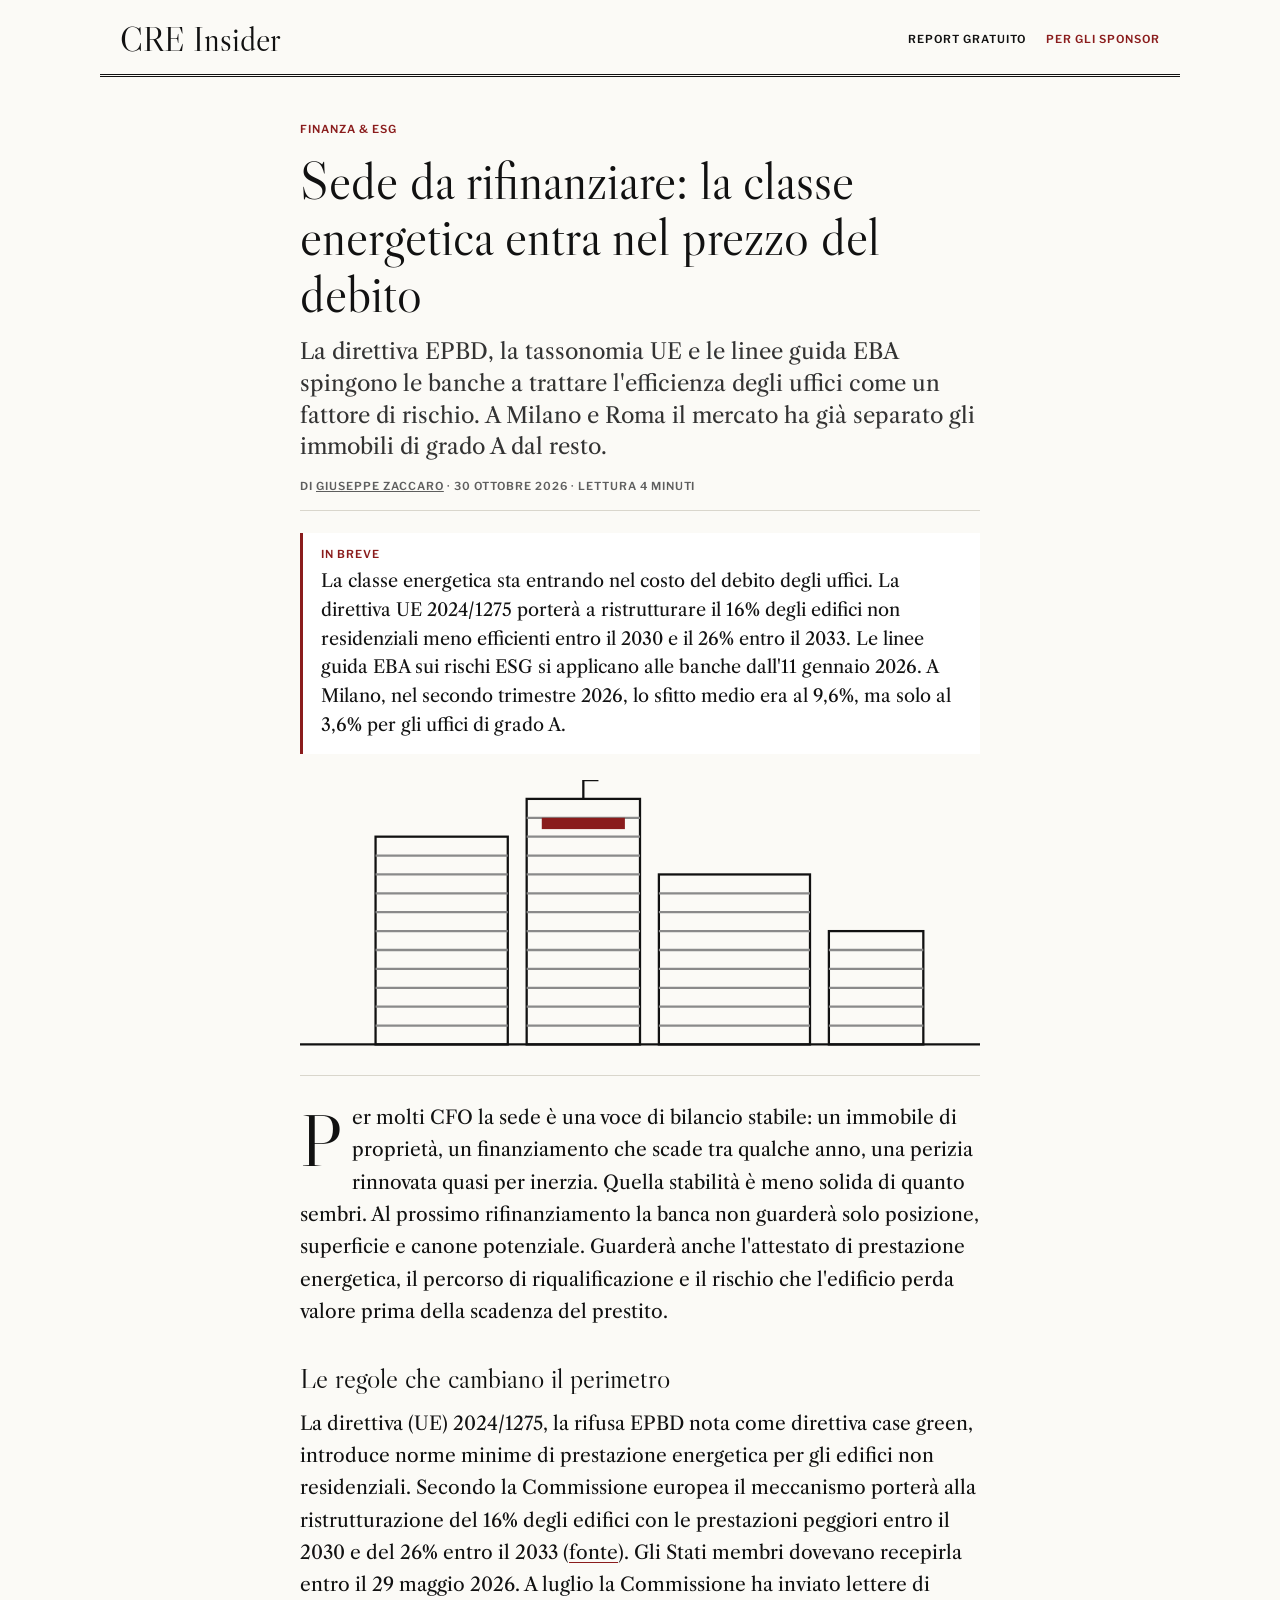
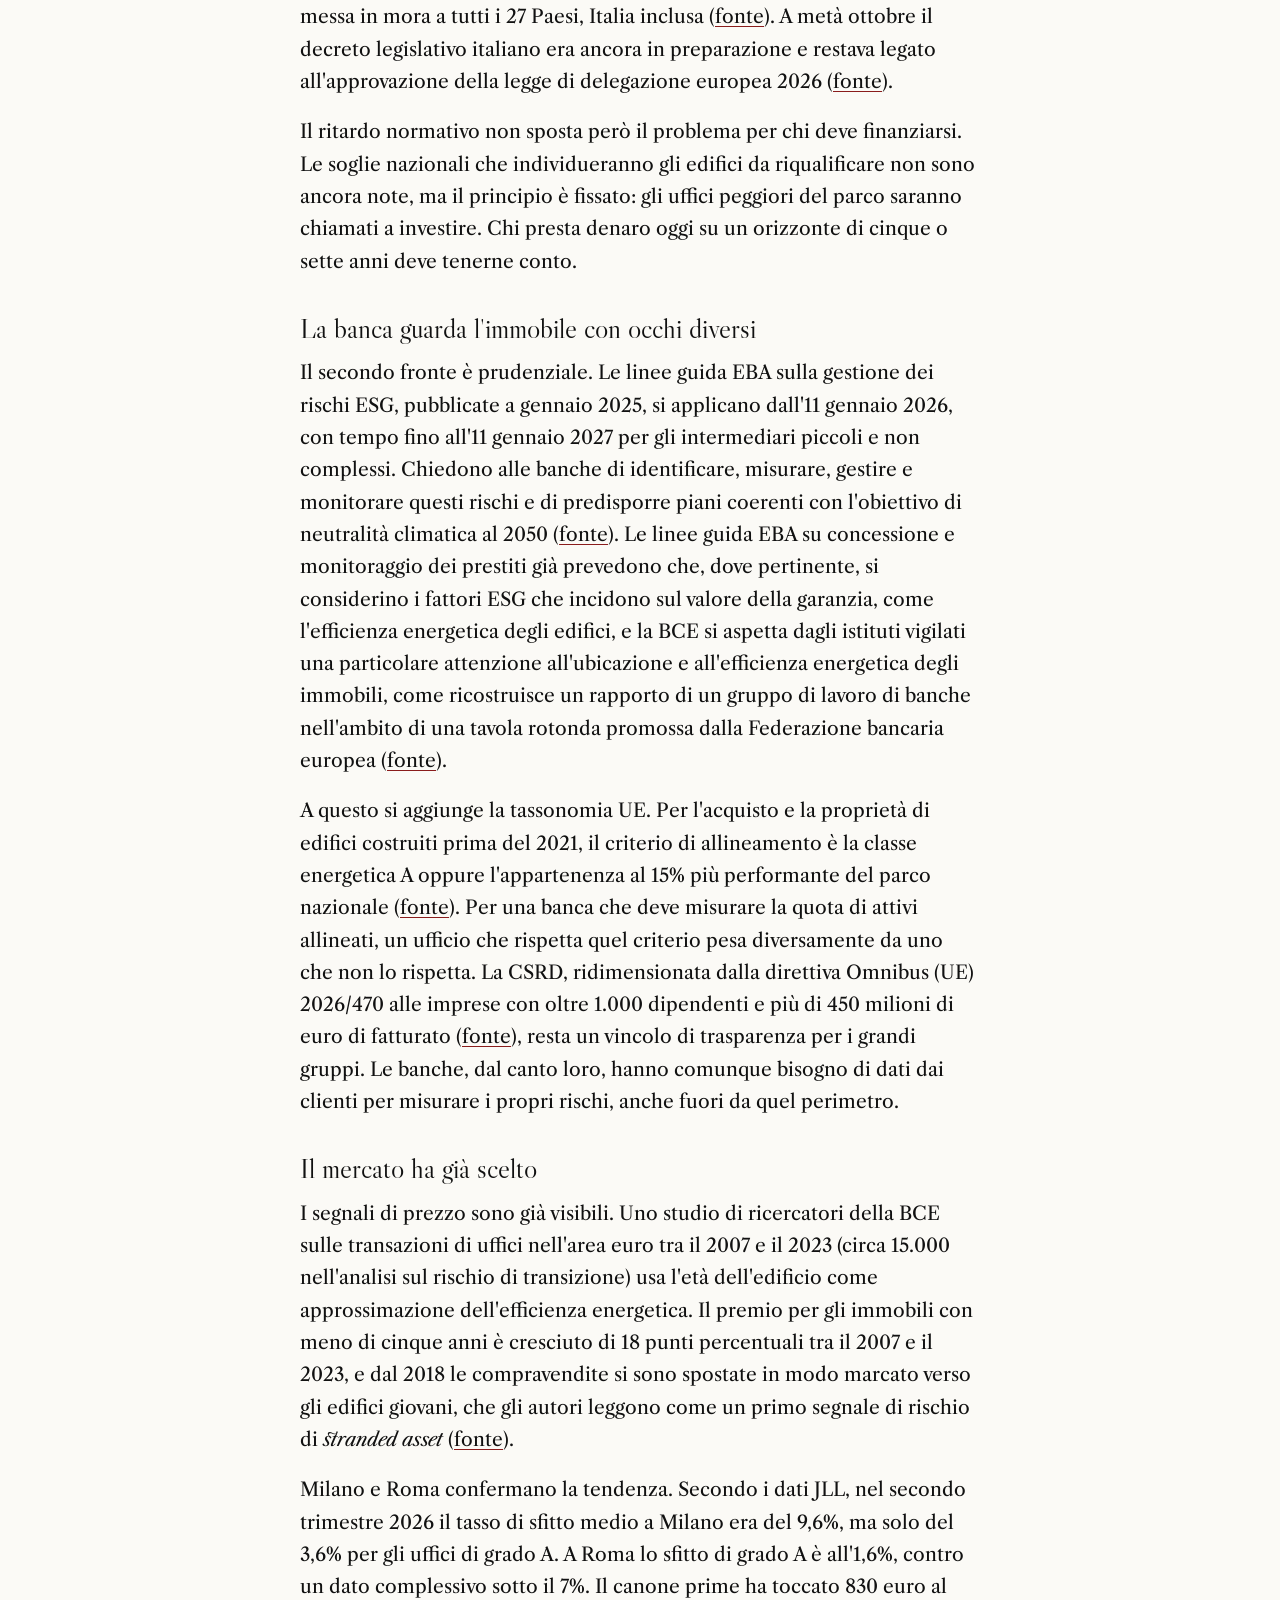
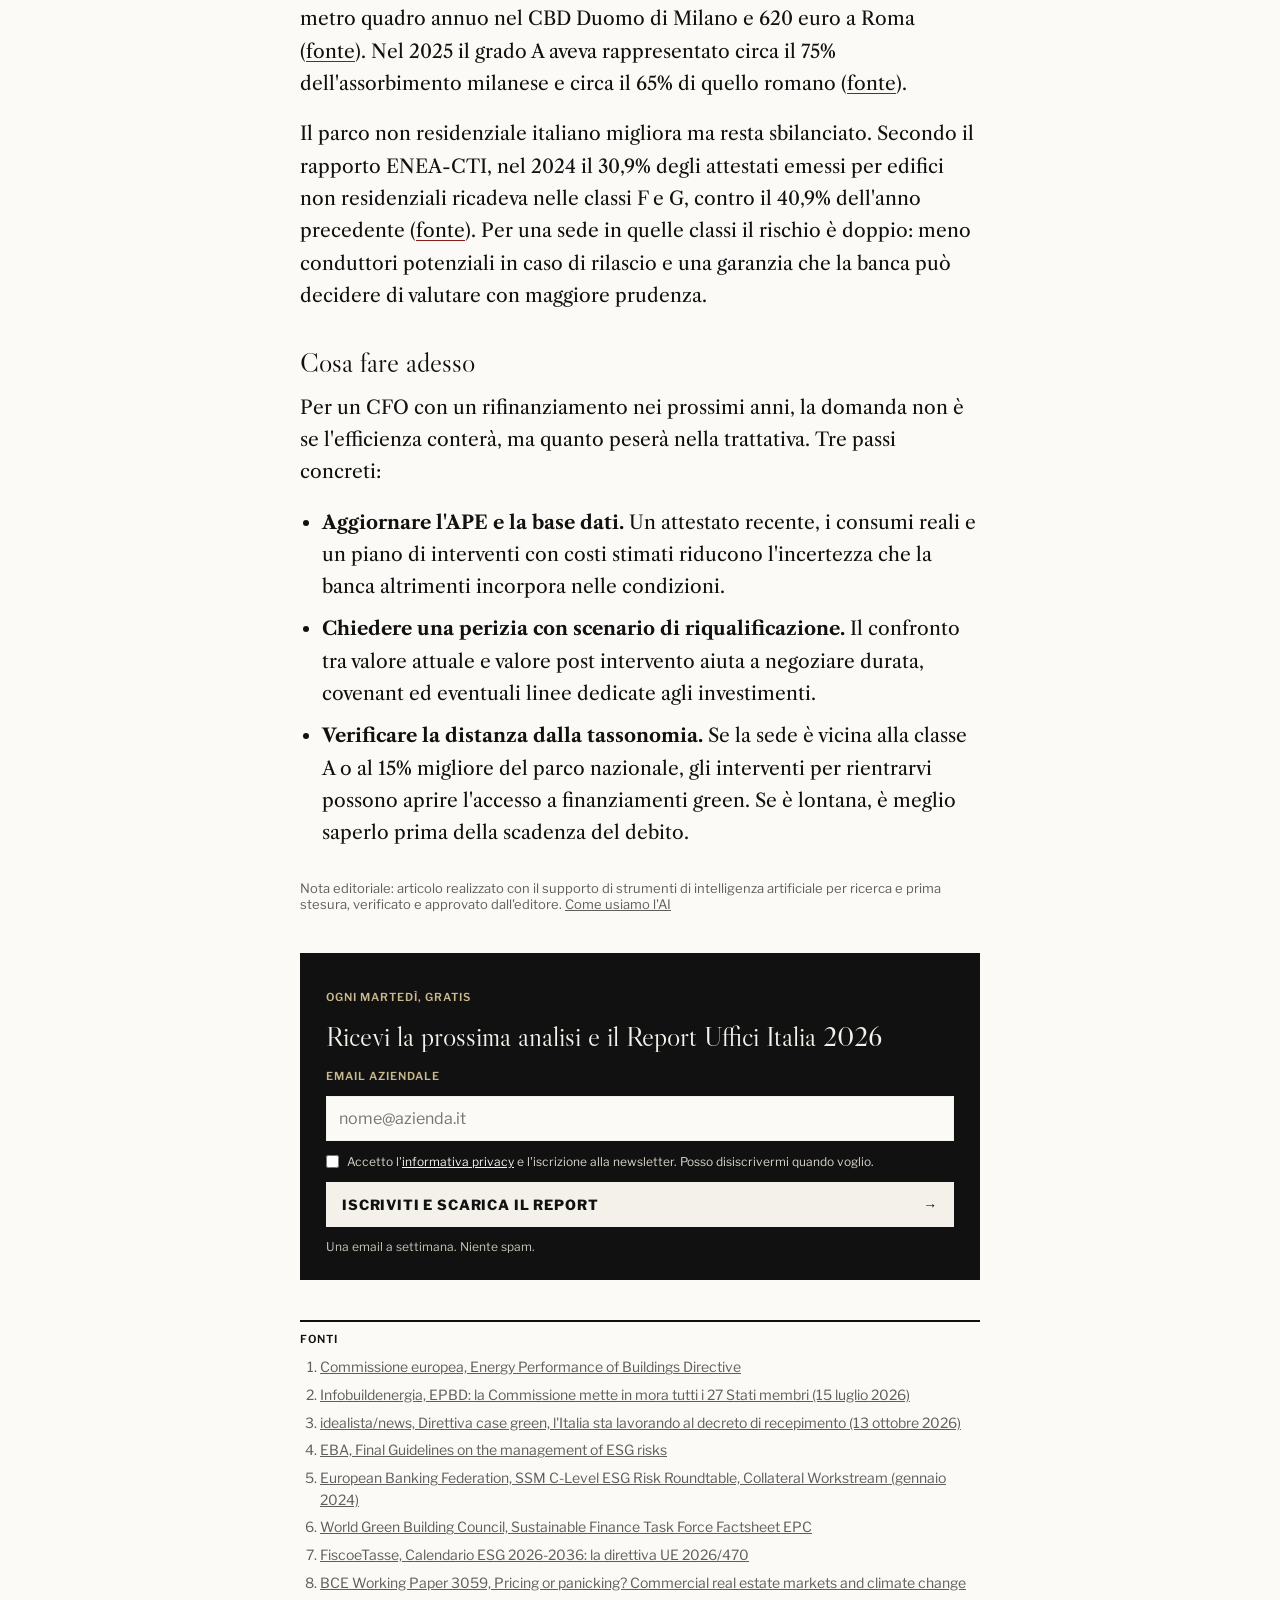
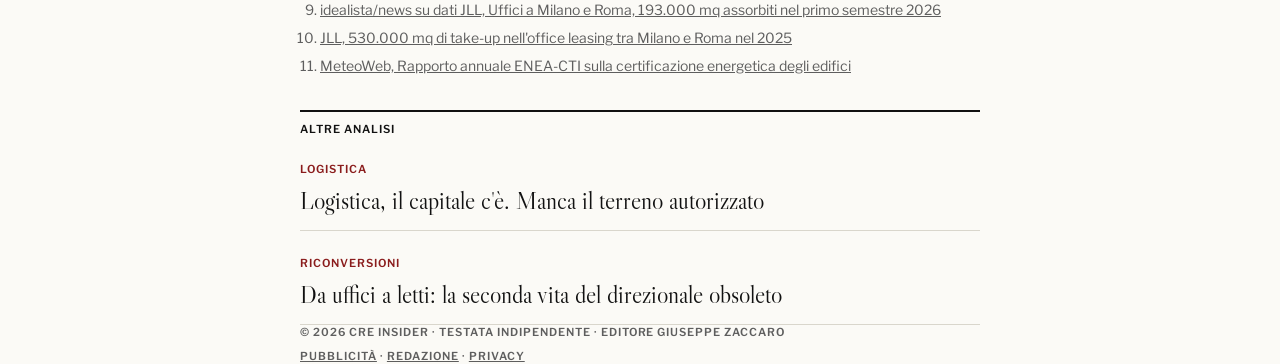
<file: articoli/uffici-epbd-debito.html>
<!doctype html>
<html lang="it"><head><meta charset="utf-8"><meta name="viewport" content="width=device-width, initial-scale=1">
<title>Sede da rifinanziare: la classe energetica entra nel prezzo del debito · CRE Insider Italia</title>
<meta name="description" content="Direttiva EPBD, linee guida EBA e tassonomia UE spingono le banche a pesare l'efficienza degli uffici nel rischio. A Milano il grado A ha sfitto al 3,6%.">
<meta property="og:type" content="article"><meta property="og:title" content="Sede da rifinanziare: la classe energetica entra nel prezzo del debito"><meta property="og:description" content="Direttiva EPBD, linee guida EBA e tassonomia UE spingono le banche a pesare l'efficienza degli uffici nel rischio. A Milano il grado A ha sfitto al 3,6%.">
<meta property="og:image" content="https://cre-insider.online/og.png"><meta property="og:url" content="https://cre-insider.online/articoli/uffici-epbd-debito.html"><meta name="twitter:card" content="summary_large_image">
<link rel="canonical" href="https://cre-insider.online/articoli/uffici-epbd-debito.html">
<script type="application/ld+json">{"@context": "https://schema.org", "@type": "NewsArticle", "headline": "Sede da rifinanziare: la classe energetica entra nel prezzo del debito", "description": "La direttiva EPBD, la tassonomia UE e le linee guida EBA spingono le banche a trattare l'efficienza degli uffici come un fattore di rischio. A Milano e Roma il mercato ha già separato gli immobili di grado A dal resto.", "image": ["https://cre-insider.online/og.png"], "datePublished": "2026-10-30", "dateModified": "2026-10-30", "inLanguage": "it", "author": {"@type": "Person", "name": "Giuseppe Zaccaro", "url": "https://cre-insider.online/redazione.html#autore"}, "publisher": {"@type": "NewsMediaOrganization", "name": "CRE Insider Italia", "logo": {"@type": "ImageObject", "url": "https://cre-insider.online/og.png"}}, "mainEntityOfPage": "https://cre-insider.online/articoli/uffici-epbd-debito.html"}</script>
<link rel="icon" href="../favicon.svg" type="image/svg+xml">
<link rel="stylesheet" href="articolo.css">
<link href="https://fonts.googleapis.com/css2?family=Libre+Caslon+Display&family=Libre+Caslon+Text:ital,wght@0,400;0,700;1,400&family=Libre+Franklin:wght@400;600;800&display=optional" rel="stylesheet">
<link rel="alternate" type="application/rss+xml" title="CRE Insider Italia" href="https://cre-insider.online/feed.xml">
</head><body>
<div class="bar" id="bar"></div>
<header class="wrap top"><a class="m" href="../">CRE Insider</a><nav class="label"><a href="../#report">Report gratuito</a><a href="../#sponsor" class="sp">Per gli sponsor</a></nav></header>
<main class="wrap art">
<span class="label k">Finanza &amp; ESG</span>
<h1>Sede da rifinanziare: la classe energetica entra nel prezzo del debito</h1>
<p class="dek">La direttiva EPBD, la tassonomia UE e le linee guida EBA spingono le banche a trattare l&#x27;efficienza degli uffici come un fattore di rischio. A Milano e Roma il mercato ha già separato gli immobili di grado A dal resto.</p>
<p class="label by">Di <a href="../redazione.html#autore" rel="author">Giuseppe Zaccaro</a> · <time datetime="2026-10-30">30 ottobre 2026</time> · Lettura 4 minuti</p>
<section class="brief"><h2 class="label">In breve</h2><p>La classe energetica sta entrando nel costo del debito degli uffici. La direttiva UE 2024/1275 porterà a ristrutturare il 16% degli edifici non residenziali meno efficienti entro il 2030 e il 26% entro il 2033. Le linee guida EBA sui rischi ESG si applicano alle banche dall'11 gennaio 2026. A Milano, nel secondo trimestre 2026, lo sfitto medio era al 9,6%, ma solo al 3,6% per gli uffici di grado A.</p></section>
<figure class="ill"><svg viewBox="0 0 360 150" aria-hidden="true" fill="none" stroke="#111" stroke-width="1.2"><path d="M0 140h360"/><rect x="40" y="30" width="70" height="110"/><rect x="120" y="10" width="60" height="130"/><rect x="190" y="50" width="80" height="90"/><rect x="280" y="80" width="50" height="60"/><path d="M40 40h70" stroke="#8a8a8a"/><path d="M40 50h70" stroke="#8a8a8a"/><path d="M40 60h70" stroke="#8a8a8a"/><path d="M40 70h70" stroke="#8a8a8a"/><path d="M40 80h70" stroke="#8a8a8a"/><path d="M40 90h70" stroke="#8a8a8a"/><path d="M40 100h70" stroke="#8a8a8a"/><path d="M40 110h70" stroke="#8a8a8a"/><path d="M40 120h70" stroke="#8a8a8a"/><path d="M40 130h70" stroke="#8a8a8a"/><path d="M120 20h60" stroke="#8a8a8a"/><path d="M120 30h60" stroke="#8a8a8a"/><path d="M120 40h60" stroke="#8a8a8a"/><path d="M120 50h60" stroke="#8a8a8a"/><path d="M120 60h60" stroke="#8a8a8a"/><path d="M120 70h60" stroke="#8a8a8a"/><path d="M120 80h60" stroke="#8a8a8a"/><path d="M120 90h60" stroke="#8a8a8a"/><path d="M120 100h60" stroke="#8a8a8a"/><path d="M120 110h60" stroke="#8a8a8a"/><path d="M120 120h60" stroke="#8a8a8a"/><path d="M120 130h60" stroke="#8a8a8a"/><path d="M190 60h80" stroke="#8a8a8a"/><path d="M190 70h80" stroke="#8a8a8a"/><path d="M190 80h80" stroke="#8a8a8a"/><path d="M190 90h80" stroke="#8a8a8a"/><path d="M190 100h80" stroke="#8a8a8a"/><path d="M190 110h80" stroke="#8a8a8a"/><path d="M190 120h80" stroke="#8a8a8a"/><path d="M190 130h80" stroke="#8a8a8a"/><path d="M280 90h50" stroke="#8a8a8a"/><path d="M280 100h50" stroke="#8a8a8a"/><path d="M280 110h50" stroke="#8a8a8a"/><path d="M280 120h50" stroke="#8a8a8a"/><path d="M280 130h50" stroke="#8a8a8a"/><path d="M150 10V0M150 0h8" /><rect x="128" y="20" width="44" height="6" fill="#8a1c1c" stroke="none"/></svg></figure>
<div class="body"><p>Per molti CFO la sede è una voce di bilancio stabile: un immobile di proprietà, un finanziamento che scade tra qualche anno, una perizia rinnovata quasi per inerzia. Quella stabilità è meno solida di quanto sembri. Al prossimo rifinanziamento la banca non guarderà solo posizione, superficie e canone potenziale. Guarderà anche l'attestato di prestazione energetica, il percorso di riqualificazione e il rischio che l'edificio perda valore prima della scadenza del prestito.</p>

<h2 class="sec">Le regole che cambiano il perimetro</h2>
<p>La direttiva (UE) 2024/1275, la rifusa EPBD nota come direttiva case green, introduce norme minime di prestazione energetica per gli edifici non residenziali. Secondo la Commissione europea il meccanismo porterà alla ristrutturazione del 16% degli edifici con le prestazioni peggiori entro il 2030 e del 26% entro il 2033 (<a href="https://energy.ec.europa.eu/topics/energy-efficiency/energy-performance-buildings/energy-performance-buildings-directive_en" target="_blank" rel="noopener">fonte</a>). Gli Stati membri dovevano recepirla entro il 29 maggio 2026. A luglio la Commissione ha inviato lettere di messa in mora a tutti i 27 Paesi, Italia inclusa (<a href="https://www.infobuildenergia.it/direttiva-epbd-la-commissione-mette-sotto-infrazione-tutti-i-27-stati-membri/" target="_blank" rel="noopener">fonte</a>). A metà ottobre il decreto legislativo italiano era ancora in preparazione e restava legato all'approvazione della legge di delegazione europea 2026 (<a href="https://www.idealista.it/news/node/476625" target="_blank" rel="noopener">fonte</a>).</p>
<p>Il ritardo normativo non sposta però il problema per chi deve finanziarsi. Le soglie nazionali che individueranno gli edifici da riqualificare non sono ancora note, ma il principio è fissato: gli uffici peggiori del parco saranno chiamati a investire. Chi presta denaro oggi su un orizzonte di cinque o sette anni deve tenerne conto.</p>

<h2 class="sec">La banca guarda l'immobile con occhi diversi</h2>
<p>Il secondo fronte è prudenziale. Le linee guida EBA sulla gestione dei rischi ESG, pubblicate a gennaio 2025, si applicano dall'11 gennaio 2026, con tempo fino all'11 gennaio 2027 per gli intermediari piccoli e non complessi. Chiedono alle banche di identificare, misurare, gestire e monitorare questi rischi e di predisporre piani coerenti con l'obiettivo di neutralità climatica al 2050 (<a href="https://www.eba.europa.eu/publications-and-media/press-releases/eba-publishes-its-final-guidelines-management-esg-risks" target="_blank" rel="noopener">fonte</a>). Le linee guida EBA su concessione e monitoraggio dei prestiti già prevedono che, dove pertinente, si considerino i fattori ESG che incidono sul valore della garanzia, come l'efficienza energetica degli edifici, e la BCE si aspetta dagli istituti vigilati una particolare attenzione all'ubicazione e all'efficienza energetica degli immobili, come ricostruisce un rapporto di un gruppo di lavoro di banche nell'ambito di una tavola rotonda promossa dalla Federazione bancaria europea (<a href="https://www.ebf.eu/wp-content/uploads/2024/01/Report-of-SSM-C-Level-ESG-Risk-Roundtable-Collateral-Workstream-FINAL-V1-JAN-24.pdf" target="_blank" rel="noopener">fonte</a>).</p>
<p>A questo si aggiunge la tassonomia UE. Per l'acquisto e la proprietà di edifici costruiti prima del 2021, il criterio di allineamento è la classe energetica A oppure l'appartenenza al 15% più performante del parco nazionale (<a href="https://worldgbc.org/wp-content/uploads/2024/10/WorldGBC_SFTF_Factsheet_EPC.pdf" target="_blank" rel="noopener">fonte</a>). Per una banca che deve misurare la quota di attivi allineati, un ufficio che rispetta quel criterio pesa diversamente da uno che non lo rispetta. La CSRD, ridimensionata dalla direttiva Omnibus (UE) 2026/470 alle imprese con oltre 1.000 dipendenti e più di 450 milioni di euro di fatturato (<a href="https://www.fiscoetasse.com/approfondimenti/17089-calendario-esg-2026-2036-la-direttiva-ue-2026470.html" target="_blank" rel="noopener">fonte</a>), resta un vincolo di trasparenza per i grandi gruppi. Le banche, dal canto loro, hanno comunque bisogno di dati dai clienti per misurare i propri rischi, anche fuori da quel perimetro.</p>

<h2 class="sec">Il mercato ha già scelto</h2>
<p>I segnali di prezzo sono già visibili. Uno studio di ricercatori della BCE sulle transazioni di uffici nell'area euro tra il 2007 e il 2023 (circa 15.000 nell'analisi sul rischio di transizione) usa l'età dell'edificio come approssimazione dell'efficienza energetica. Il premio per gli immobili con meno di cinque anni è cresciuto di 18 punti percentuali tra il 2007 e il 2023, e dal 2018 le compravendite si sono spostate in modo marcato verso gli edifici giovani, che gli autori leggono come un primo segnale di rischio di <em>stranded asset</em> (<a href="https://www.ecb.europa.eu/pub/pdf/scpwps/ecb.wp3059~cf6e65ea31.en.pdf" target="_blank" rel="noopener">fonte</a>).</p>
<p>Milano e Roma confermano la tendenza. Secondo i dati JLL, nel secondo trimestre 2026 il tasso di sfitto medio a Milano era del 9,6%, ma solo del 3,6% per gli uffici di grado A. A Roma lo sfitto di grado A è all'1,6%, contro un dato complessivo sotto il 7%. Il canone prime ha toccato 830 euro al metro quadro annuo nel CBD Duomo di Milano e 620 euro a Roma (<a href="https://www.idealista.it/news/node/428450" target="_blank" rel="noopener">fonte</a>). Nel 2025 il grado A aveva rappresentato circa il 75% dell'assorbimento milanese e circa il 65% di quello romano (<a href="https://www.jll.com/en-us/newsroom/530000-mq-di-take-up-nell-office-leasing-tra-milano-e-roma-nel-2025" target="_blank" rel="noopener">fonte</a>).</p>
<p>Il parco non residenziale italiano migliora ma resta sbilanciato. Secondo il rapporto ENEA-CTI, nel 2024 il 30,9% degli attestati emessi per edifici non residenziali ricadeva nelle classi F e G, contro il 40,9% dell'anno precedente (<a href="https://www.meteoweb.eu/2025/10/il-rapporto-annuale-sulla-certificazione-energetica-degli-edifici-di-enea-la-situazione-in-italia/1001852482/" target="_blank" rel="noopener">fonte</a>). Per una sede in quelle classi il rischio è doppio: meno conduttori potenziali in caso di rilascio e una garanzia che la banca può decidere di valutare con maggiore prudenza.</p>

<h2 class="sec">Cosa fare adesso</h2>
<p>Per un CFO con un rifinanziamento nei prossimi anni, la domanda non è se l'efficienza conterà, ma quanto peserà nella trattativa. Tre passi concreti:</p>
<ul>
<li><strong>Aggiornare l'APE e la base dati.</strong> Un attestato recente, i consumi reali e un piano di interventi con costi stimati riducono l'incertezza che la banca altrimenti incorpora nelle condizioni.</li>
<li><strong>Chiedere una perizia con scenario di riqualificazione.</strong> Il confronto tra valore attuale e valore post intervento aiuta a negoziare durata, covenant ed eventuali linee dedicate agli investimenti.</li>
<li><strong>Verificare la distanza dalla tassonomia.</strong> Se la sede è vicina alla classe A o al 15% migliore del parco nazionale, gli interventi per rientrarvi possono aprire l'accesso a finanziamenti green. Se è lontana, è meglio saperlo prima della scadenza del debito.</li>
</ul></div>
<p class="ai label">Nota editoriale: articolo realizzato con il supporto di strumenti di intelligenza artificiale per ricerca e prima stesura, verificato e approvato dall'editore. <a href="../redazione.html#ai">Come usiamo l'AI</a></p>
<aside class="cta" id="iscriviti"><span class="label">Ogni martedì, gratis</span><h2>Ricevi la prossima analisi e il Report Uffici Italia 2026</h2><form action="https://071edb76.sibforms.com/serve/[base64]" method="POST" id="signup"><label class="label" for="email">Email aziendale</label><input id="email" name="EMAIL" type="email" required autocomplete="email" placeholder="nome@azienda.it"><input type="text" name="email_address_check" value="" tabindex="-1" autocomplete="off" aria-hidden="true" class="hp"><input type="hidden" name="locale" value="it"><input type="hidden" name="html_type" value="simple"><label class="consent" for="privacy"><input id="privacy" type="checkbox" required><span>Accetto l'<a href="../privacy.html">informativa privacy</a> e l'iscrizione alla newsletter. Posso disiscrivermi quando voglio.</span></label><button class="btn" type="submit"><span>Iscriviti e scarica il report</span><span aria-hidden="true">→</span></button><p class="small">Una email a settimana. Niente spam.</p></form><div id="grazie" class="done" hidden><p>Fatto, iscrizione completata.</p><a class="btn" href="../Report-Uffici-Italia-2026.pdf" download><span>Scarica il PDF</span><span aria-hidden="true">↓</span></a><p class="small">Il prossimo numero arriva martedì.</p></div></aside>
<section class="src"><h2 class="label">Fonti</h2><ol><li><a href="https://energy.ec.europa.eu/topics/energy-efficiency/energy-performance-buildings/energy-performance-buildings-directive_en" target="_blank" rel="noopener">Commissione europea, Energy Performance of Buildings Directive</a></li><li><a href="https://www.infobuildenergia.it/direttiva-epbd-la-commissione-mette-sotto-infrazione-tutti-i-27-stati-membri/" target="_blank" rel="noopener">Infobuildenergia, EPBD: la Commissione mette in mora tutti i 27 Stati membri (15 luglio 2026)</a></li><li><a href="https://www.idealista.it/news/node/476625" target="_blank" rel="noopener">idealista/news, Direttiva case green, l&#x27;Italia sta lavorando al decreto di recepimento (13 ottobre 2026)</a></li><li><a href="https://www.eba.europa.eu/publications-and-media/press-releases/eba-publishes-its-final-guidelines-management-esg-risks" target="_blank" rel="noopener">EBA, Final Guidelines on the management of ESG risks</a></li><li><a href="https://www.ebf.eu/wp-content/uploads/2024/01/Report-of-SSM-C-Level-ESG-Risk-Roundtable-Collateral-Workstream-FINAL-V1-JAN-24.pdf" target="_blank" rel="noopener">European Banking Federation, SSM C-Level ESG Risk Roundtable, Collateral Workstream (gennaio 2024)</a></li><li><a href="https://worldgbc.org/wp-content/uploads/2024/10/WorldGBC_SFTF_Factsheet_EPC.pdf" target="_blank" rel="noopener">World Green Building Council, Sustainable Finance Task Force Factsheet EPC</a></li><li><a href="https://www.fiscoetasse.com/approfondimenti/17089-calendario-esg-2026-2036-la-direttiva-ue-2026470.html" target="_blank" rel="noopener">FiscoeTasse, Calendario ESG 2026-2036: la direttiva UE 2026/470</a></li><li><a href="https://www.ecb.europa.eu/pub/pdf/scpwps/ecb.wp3059~cf6e65ea31.en.pdf" target="_blank" rel="noopener">BCE Working Paper 3059, Pricing or panicking? Commercial real estate markets and climate change</a></li><li><a href="https://www.idealista.it/news/node/428450" target="_blank" rel="noopener">idealista/news su dati JLL, Uffici a Milano e Roma, 193.000 mq assorbiti nel primo semestre 2026</a></li><li><a href="https://www.jll.com/en-us/newsroom/530000-mq-di-take-up-nell-office-leasing-tra-milano-e-roma-nel-2025" target="_blank" rel="noopener">JLL, 530.000 mq di take-up nell&#x27;office leasing tra Milano e Roma nel 2025</a></li><li><a href="https://www.meteoweb.eu/2025/10/il-rapporto-annuale-sulla-certificazione-energetica-degli-edifici-di-enea-la-situazione-in-italia/1001852482/" target="_blank" rel="noopener">MeteoWeb, Rapporto annuale ENEA-CTI sulla certificazione energetica degli edifici</a></li></ol></section>
<section class="others"><h2 class="label">Altre analisi</h2><a class="o" href="logistica-terreno-last-mile.html"><span class="label">Logistica</span><b>Logistica, il capitale c&#x27;è. Manca il terreno autorizzato</b></a><a class="o" href="riconversioni-uffici.html"><span class="label">Riconversioni</span><b>Da uffici a letti: la seconda vita del direzionale obsoleto</b></a></section>
</main>
<footer class="wrap label"><span>© 2026 CRE Insider · Testata indipendente · Editore Giuseppe Zaccaro</span><span><a href="../#sponsor">Pubblicità</a> · <a href="../redazione.html">Redazione</a> · <a href="../privacy.html">Privacy</a></span></footer>
<script src="articolo.js" defer></script>
</body></html>
</file>
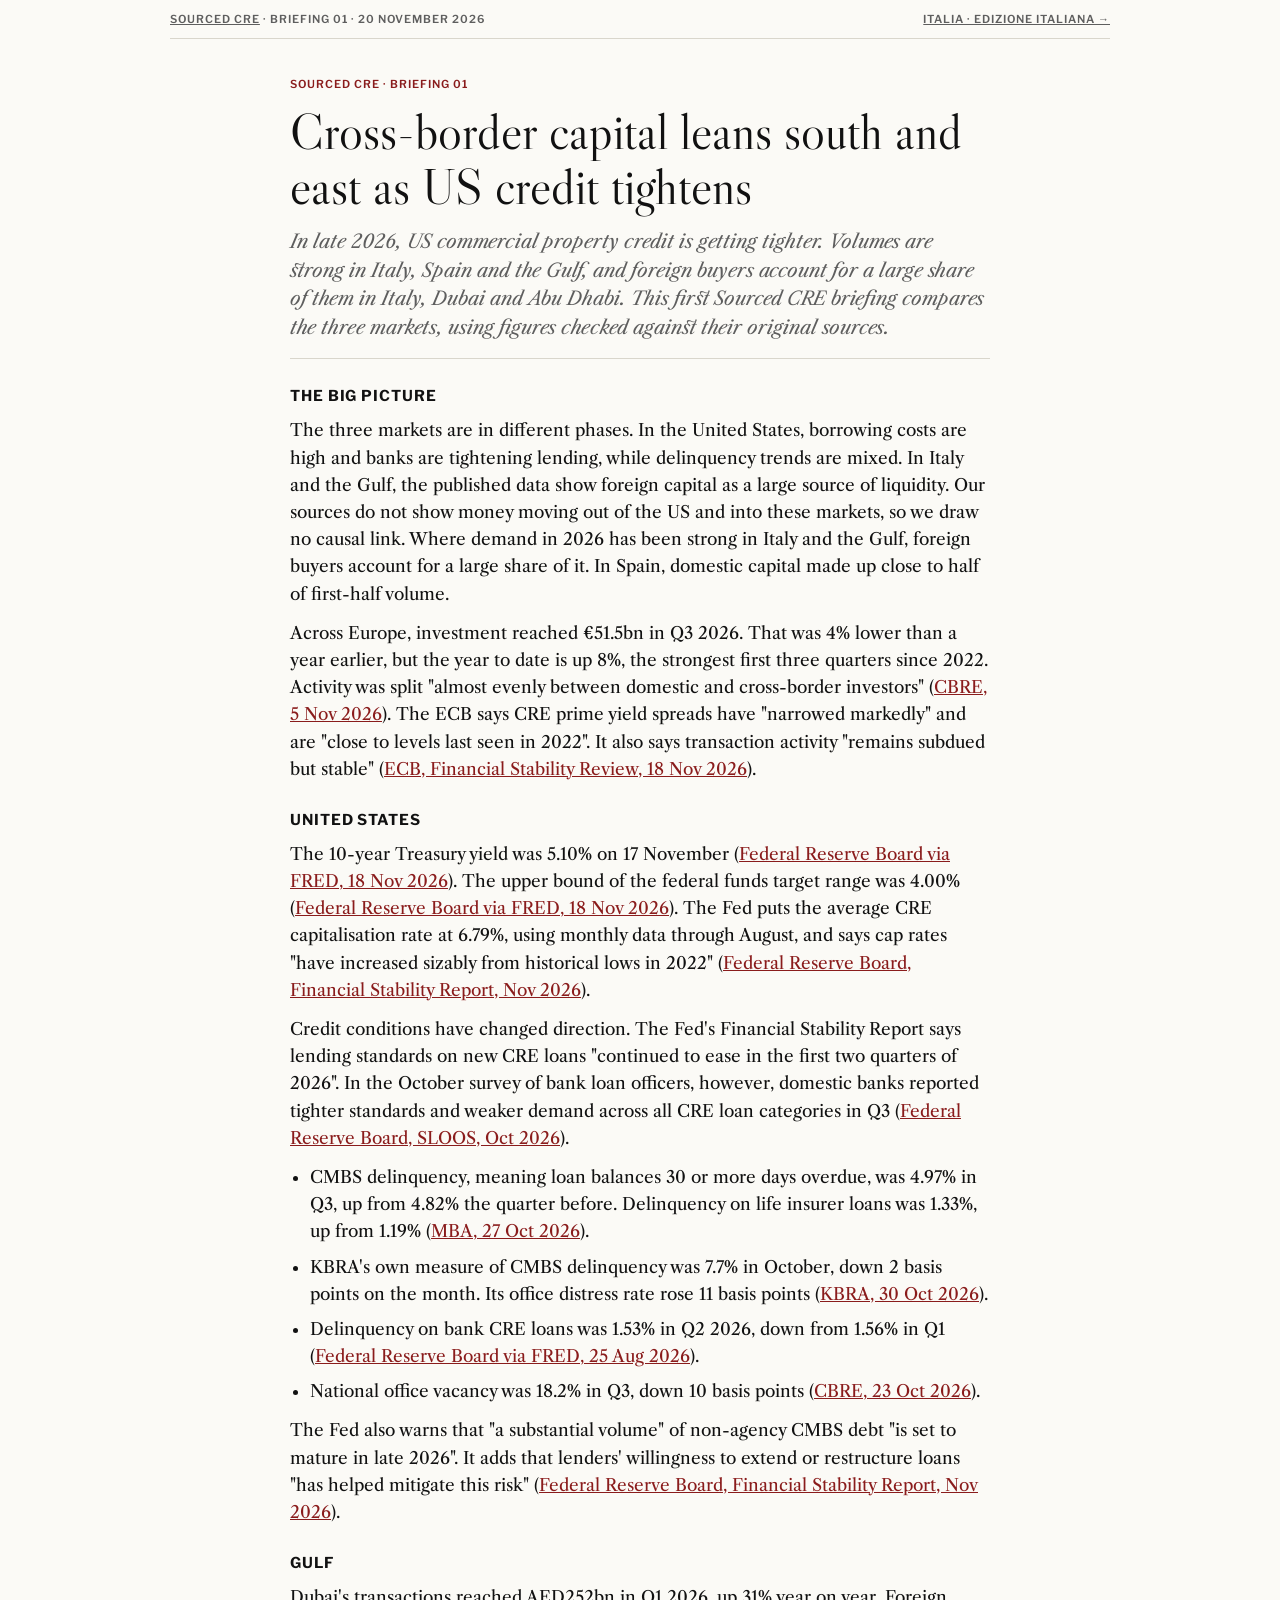
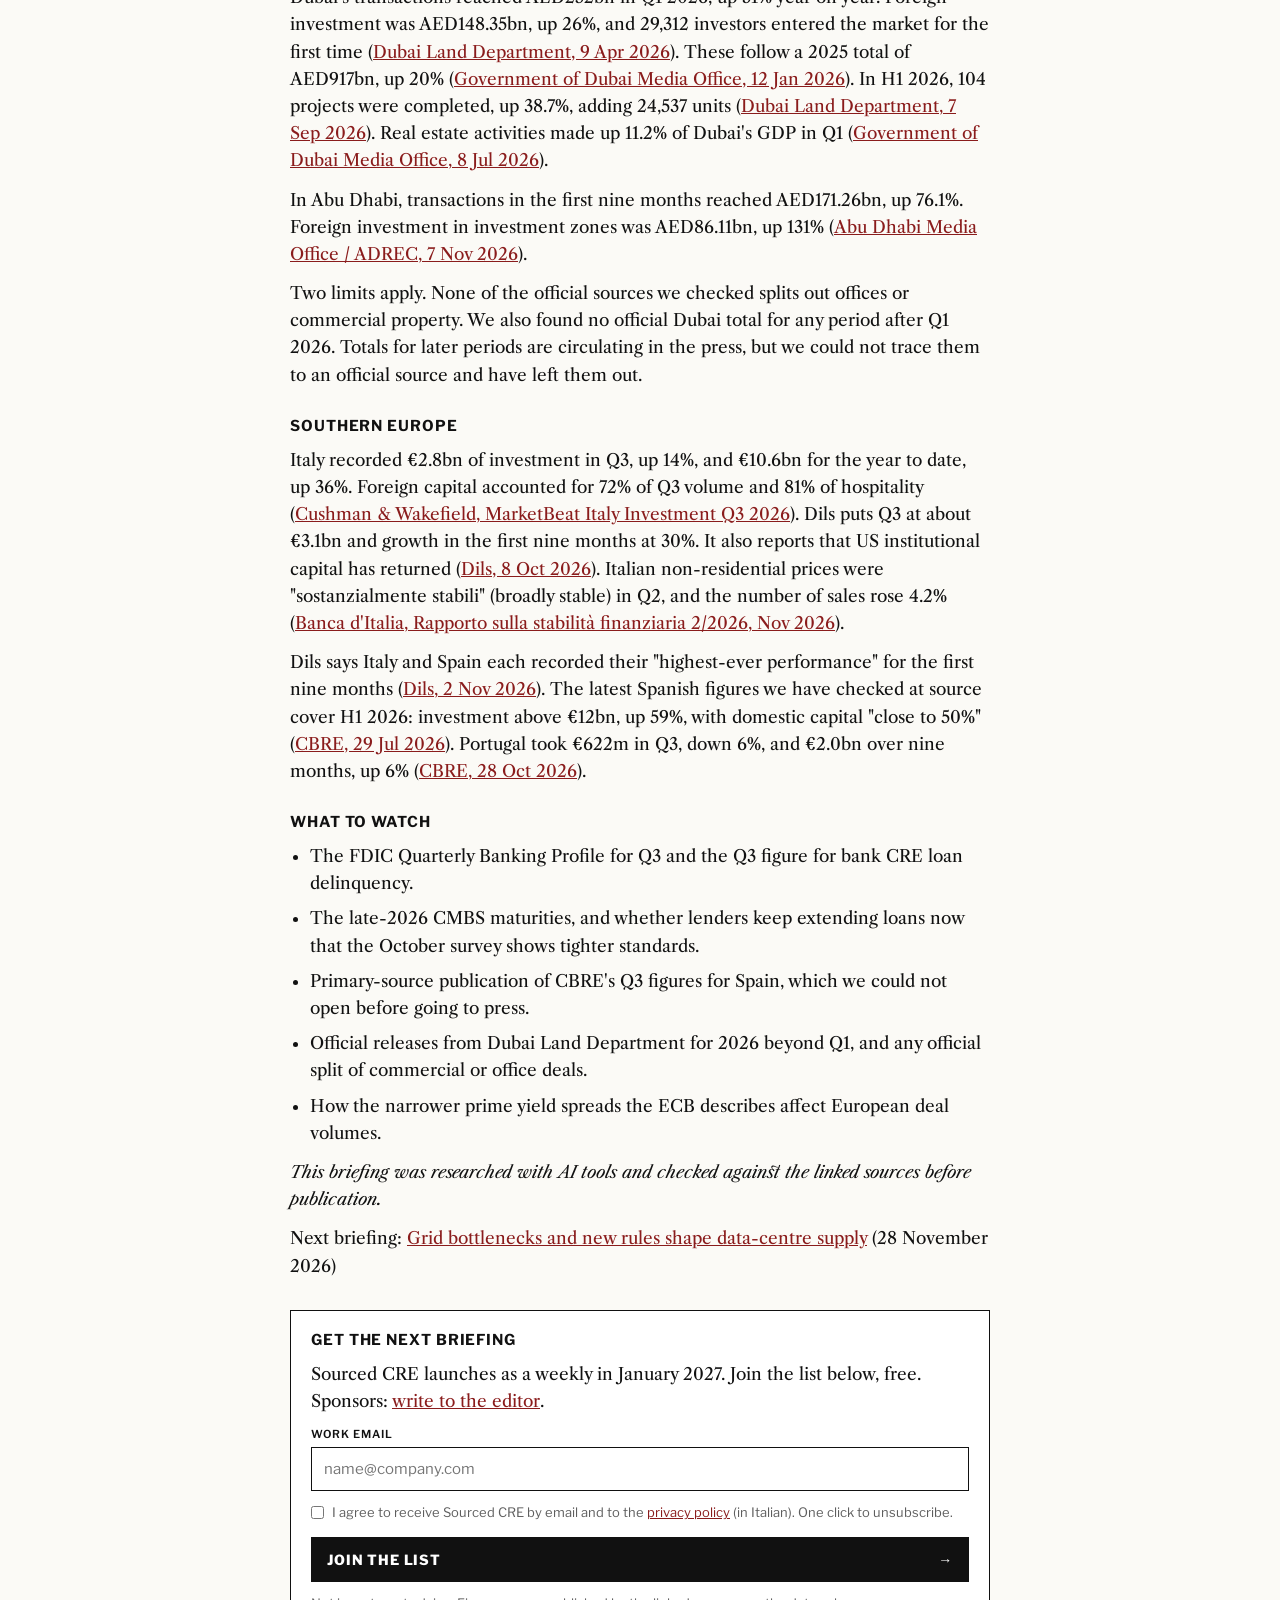
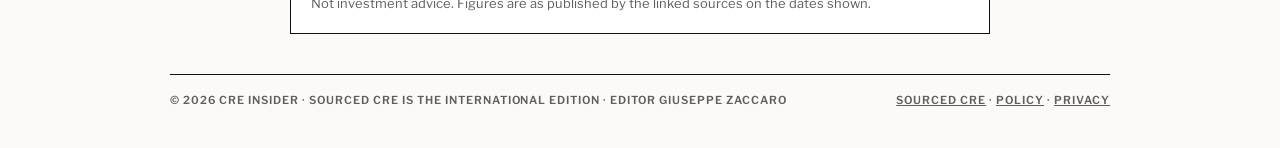
<file: global/briefing-01.html>
<!doctype html>
<html lang="en">
<head>
<meta charset="utf-8">
<meta name="viewport" content="width=device-width, initial-scale=1">
<title>Briefing 01 · Sourced CRE</title>
<meta name="description" content="Sourced CRE briefing 01: US credit tightens while Italy, Spain and the Gulf post strong volumes. Every figure linked to its source.">
<meta property="og:type" content="article">
<meta property="og:title" content="Cross-border capital leans south and east as US credit tightens">
<meta property="og:description" content="The international edition of CRE Insider: commercial real estate in the US, the Gulf and Europe, with every figure linked to its source.">
<meta property="og:image" content="https://cre-insider.online/og.png">
<meta property="og:url" content="https://cre-insider.online/global/briefing-01.html">
<link rel="canonical" href="https://cre-insider.online/global/briefing-01.html">
<link rel="icon" href="../favicon.svg" type="image/svg+xml">
<link rel="preconnect" href="https://fonts.googleapis.com">
<link rel="preconnect" href="https://fonts.gstatic.com" crossorigin>
<link href="https://fonts.googleapis.com/css2?family=Libre+Caslon+Display&family=Libre+Caslon+Text:ital,wght@0,400;0,700;1,400&family=Libre+Franklin:wght@400;600;800&display=optional" rel="stylesheet">
<style>
  :root { --paper:#fbfaf6; --ink:#111; --gray:#5e5e5e; --rule:#d9d6cc; --accent:#8a1c1c;
    --display:"Libre Caslon Display",Georgia,serif; --serif:"Libre Caslon Text",Georgia,serif; --sans:"Libre Franklin",Helvetica,Arial,sans-serif; }
  * { box-sizing:border-box; margin:0; padding:0; }
  body { background:var(--paper); color:var(--ink); font:17px/1.6 var(--serif); }
  a { color:inherit; }
  .wrap { max-width:980px; margin:0 auto; padding:0 20px; }
  .label { font:600 11px/1.3 var(--sans); text-transform:uppercase; letter-spacing:.09em; }
  .topbar { display:flex; justify-content:space-between; flex-wrap:wrap; gap:12px; padding:12px 0; border-bottom:1px solid var(--rule); color:var(--gray); }
  .masthead { text-align:center; padding:30px 0 18px; border-bottom:3px double var(--ink); }
  .masthead h1 { font:400 clamp(46px,8vw,92px)/1 var(--display); }
  .masthead .by { font:600 13px var(--sans); letter-spacing:.12em; text-transform:uppercase; color:var(--accent); margin-top:10px; }
  .masthead p { font:italic 17px var(--serif); color:var(--gray); margin-top:8px; }
  .grid { display:grid; grid-template-columns:minmax(0,1.7fr) minmax(0,1fr); gap:34px; margin:30px 0 40px; }
  h2 { font:400 clamp(30px,4vw,44px)/1.1 var(--display); margin-bottom:14px; }
  h3 { font:700 15px var(--sans); text-transform:uppercase; letter-spacing:.06em; margin:26px 0 8px; }
  p + p { margin-top:12px; }
  ul.list { list-style:none; border-top:1px solid var(--rule); }
  ul.list li { padding:10px 0; border-bottom:1px solid var(--rule); }
  ul.list b { font-family:var(--sans); }
  .card { border:1px solid var(--ink); background:#fff; padding:22px; position:sticky; top:20px; }
  .card h3 { margin-top:0; }
  .btn { display:flex; justify-content:space-between; align-items:center; width:100%; background:var(--ink); color:#fff; border:0; padding:14px 16px; font:800 14px var(--sans); text-transform:uppercase; letter-spacing:.06em; text-decoration:none; margin-top:14px; }
  .btn:hover { background:var(--accent); }
  .small { font:13px/1.5 var(--sans); color:var(--gray); margin-top:12px; }
  footer { display:flex; justify-content:space-between; flex-wrap:wrap; gap:10px; padding:18px 0 40px; border-top:1px solid var(--ink); color:var(--gray); }
  @media (max-width:760px) { .grid { grid-template-columns:1fr; } .card { position:static; } }

  article.brief { max-width:700px; margin:30px auto 40px; }
  article.brief h1 { font:400 clamp(32px,5vw,50px)/1.1 var(--display); margin:8px 0 14px; }
  article.brief .standfirst { font:italic 19px/1.5 var(--serif); color:var(--gray); padding-bottom:16px; border-bottom:1px solid var(--rule); }
  article.brief h2 { font:700 15px var(--sans); text-transform:uppercase; letter-spacing:.06em; margin:28px 0 10px; }
  article.brief p { margin-top:12px; }
  article.brief ul { margin:12px 0 0 20px; }
  article.brief li { margin-top:8px; }
  article.brief a { color:var(--accent); }
  .cta { border:1px solid var(--ink); background:#fff; padding:20px; margin-top:30px; }
</style>
</head>
<body>
<div class="wrap">
  <div class="topbar label"><span><a href="/global/">Sourced CRE</a> · Briefing 01 · 20 November 2026</span><span><a href="/">Italia · Edizione italiana →</a></span></div>
  <article class="brief">
    <span class="label" style="color:var(--accent)">Sourced CRE · Briefing 01</span>
    <h1>Cross-border capital leans south and east as US credit tightens</h1>
<p class="standfirst">In late 2026, US commercial property credit is getting tighter. Volumes are strong in Italy, Spain and the Gulf, and foreign buyers account for a large share of them in Italy, Dubai and Abu Dhabi. This first Sourced CRE briefing compares the three markets, using figures checked against their original sources.</p>

<h2>The big picture</h2>
<p>The three markets are in different phases. In the United States, borrowing costs are high and banks are tightening lending, while delinquency trends are mixed. In Italy and the Gulf, the published data show foreign capital as a large source of liquidity. Our sources do not show money moving out of the US and into these markets, so we draw no causal link. Where demand in 2026 has been strong in Italy and the Gulf, foreign buyers account for a large share of it. In Spain, domestic capital made up close to half of first-half volume.</p>
<p>Across Europe, investment reached €51.5bn in Q3 2026. That was 4% lower than a year earlier, but the year to date is up 8%, the strongest first three quarters since 2022. Activity was split "almost evenly between domestic and cross-border investors" (<a href="https://www.cbre.com/insights/figures/european-real-estate-investment-figures-q3-2026">CBRE, 5 Nov 2026</a>). The ECB says CRE prime yield spreads have "narrowed markedly" and are "close to levels last seen in 2022". It also says transaction activity "remains subdued but stable" (<a href="https://www.ecb.europa.eu/press/financial-stability-publications/fsr/pdf/ecb.fsr202611~e03b919d36.en.pdf">ECB, Financial Stability Review, 18 Nov 2026</a>).</p>

<h2>United States</h2>
<p>The 10-year Treasury yield was 5.10% on 17 November (<a href="https://fred.stlouisfed.org/series/DGS10">Federal Reserve Board via FRED, 18 Nov 2026</a>). The upper bound of the federal funds target range was 4.00% (<a href="https://fred.stlouisfed.org/series/DFEDTARU">Federal Reserve Board via FRED, 18 Nov 2026</a>). The Fed puts the average CRE capitalisation rate at 6.79%, using monthly data through August, and says cap rates "have increased sizably from historical lows in 2022" (<a href="https://www.federalreserve.gov/publications/files/financial-stability-report-20261113.pdf">Federal Reserve Board, Financial Stability Report, Nov 2026</a>).</p>
<p>Credit conditions have changed direction. The Fed's Financial Stability Report says lending standards on new CRE loans "continued to ease in the first two quarters of 2026". In the October survey of bank loan officers, however, domestic banks reported tighter standards and weaker demand across all CRE loan categories in Q3 (<a href="https://www.federalreserve.gov/data/sloos/sloos-202610.htm">Federal Reserve Board, SLOOS, Oct 2026</a>).</p>
<ul>
<li>CMBS delinquency, meaning loan balances 30 or more days overdue, was 4.97% in Q3, up from 4.82% the quarter before. Delinquency on life insurer loans was 1.33%, up from 1.19% (<a href="https://newslink.mba.org/mba-newslinks/2026/october/mba-newslink-tuesday-oct-27-2026/mba-delinquency-rates-for-commercial-properties-increased-in-the-third-quarter-of-2026/">MBA, 27 Oct 2026</a>).</li>
<li>KBRA's own measure of CMBS delinquency was 7.7% in October, down 2 basis points on the month. Its office distress rate rose 11 basis points (<a href="https://www.kbra.com/publications/qYPWnQCj/kbra-releases-research-cmbs-loan-performance-trends-october-2026?format=web">KBRA, 30 Oct 2026</a>).</li>
<li>Delinquency on bank CRE loans was 1.53% in Q2 2026, down from 1.56% in Q1 (<a href="https://fred.stlouisfed.org/series/DRCRELEXFACBS">Federal Reserve Board via FRED, 25 Aug 2026</a>).</li>
<li>National office vacancy was 18.2% in Q3, down 10 basis points (<a href="https://www.cbre.com/insights/figures/q3-2026-us-office-market-report">CBRE, 23 Oct 2026</a>).</li>
</ul>
<p>The Fed also warns that "a substantial volume" of non-agency CMBS debt "is set to mature in late 2026". It adds that lenders' willingness to extend or restructure loans "has helped mitigate this risk" (<a href="https://www.federalreserve.gov/publications/files/financial-stability-report-20261113.pdf">Federal Reserve Board, Financial Stability Report, Nov 2026</a>).</p>

<h2>Gulf</h2>
<p>Dubai's transactions reached AED252bn in Q1 2026, up 31% year on year. Foreign investment was AED148.35bn, up 26%, and 29,312 investors entered the market for the first time (<a href="https://dubailand.gov.ae/en/news-media/dubai-s-real-estate-transactions-surge-31-to-reach-aed-252-billion-in-q1-2026/">Dubai Land Department, 9 Apr 2026</a>). These follow a 2025 total of AED917bn, up 20% (<a href="https://mediaoffice.ae/en/news/2026/january/12-01/dubais-real-estate-market-records-new-historic-milestone">Government of Dubai Media Office, 12 Jan 2026</a>). In H1 2026, 104 projects were completed, up 38.7%, adding 24,537 units (<a href="https://dubailand.gov.ae/en/news-media/dubai-land-department-advances-investor-confidence-innovation-and-emirati-empowerment-at-ips-2026-expanding-real-estate-opportunities">Dubai Land Department, 7 Sep 2026</a>). Real estate activities made up 11.2% of Dubai's GDP in Q1 (<a href="https://www.mediaoffice.ae/en/news/2026/july/08-07/dubai-gdp-reaches-aed232-billion-in-q1-2026-recording-2-growth">Government of Dubai Media Office, 8 Jul 2026</a>).</p>
<p>In Abu Dhabi, transactions in the first nine months reached AED171.26bn, up 76.1%. Foreign investment in investment zones was AED86.11bn, up 131% (<a href="https://www.mediaoffice.abudhabi/en/economy/abu-dhabi-real-estate-centre-records-761-year-on-year-increase-in-transaction-value-reaching-aed1712bn-during-first-9-months-of-2026/">Abu Dhabi Media Office / ADREC, 7 Nov 2026</a>).</p>
<p>Two limits apply. None of the official sources we checked splits out offices or commercial property. We also found no official Dubai total for any period after Q1 2026. Totals for later periods are circulating in the press, but we could not trace them to an official source and have left them out.</p>

<h2>Southern Europe</h2>
<p>Italy recorded €2.8bn of investment in Q3, up 14%, and €10.6bn for the year to date, up 36%. Foreign capital accounted for 72% of Q3 volume and 81% of hospitality (<a href="https://assets.cushmanwakefield.com/-/media/cw/marketbeat-pdfs/2026/q3/emea/italy-marketbeat-investment--q3-2026.pdf?rev=e43f033516bf465da1abcd5a33cf9b21">Cushman &amp; Wakefield, MarketBeat Italy Investment Q3 2026</a>). Dils puts Q3 at about €3.1bn and growth in the first nine months at 30%. It also reports that US institutional capital has returned (<a href="https://dils.com/en/news/real-estate-market-q3-2026-in-italy/">Dils, 8 Oct 2026</a>). Italian non-residential prices were "sostanzialmente stabili" (broadly stable) in Q2, and the number of sales rose 4.2% (<a href="https://www.bancaditalia.it/pubblicazioni/rapporto-stabilita/2026-2/RSF_2_2026.pdf">Banca d'Italia, Rapporto sulla stabilità finanziaria 2/2026, Nov 2026</a>).</p>
<p>Dils says Italy and Spain each recorded their "highest-ever performance" for the first nine months (<a href="https://dils.com/en/news/european-market-report-q3-2026/">Dils, 2 Nov 2026</a>). The latest Spanish figures we have checked at source cover H1 2026: investment above €12bn, up 59%, with domestic capital "close to 50%" (<a href="https://www.cbre.es/en-gb/insights/figures/real-estate-investment-market-data-figures-second-quarter-2026-spain">CBRE, 29 Jul 2026</a>). Portugal took €622m in Q3, down 6%, and €2.0bn over nine months, up 6% (<a href="https://www.cbre.co.uk/insights/figures/portugal-investment-figures-q3-2026">CBRE, 28 Oct 2026</a>).</p>

<h2>What to watch</h2>
<ul>
<li>The FDIC Quarterly Banking Profile for Q3 and the Q3 figure for bank CRE loan delinquency.</li>
<li>The late-2026 CMBS maturities, and whether lenders keep extending loans now that the October survey shows tighter standards.</li>
<li>Primary-source publication of CBRE's Q3 figures for Spain, which we could not open before going to press.</li>
<li>Official releases from Dubai Land Department for 2026 beyond Q1, and any official split of commercial or office deals.</li>
<li>How the narrower prime yield spreads the ECB describes affect European deal volumes.</li>
</ul>

<p><em>This briefing was researched with AI tools and checked against the linked sources before publication.</em></p>
<p>Next briefing: <a href="/global/briefing-02.html">Grid bottlenecks and new rules shape data-centre supply</a> (28 November 2026)</p>
    <div class="cta">
      <h2 style="margin-top:0">Get the next briefing</h2>
      <p>Sourced CRE launches as a weekly in January 2027. Join the list below, free. Sponsors: <a href="mailto:giuseppezaccaro808@gmail.com?subject=Sourced%20CRE%20-%20founding%20sponsor">write to the editor</a>.</p>
      <form action="https://071edb76.sibforms.com/serve/[base64]" method="POST">
          <label class="label" for="bemail" style="display:block;margin-top:12px">Work email</label>
          <input id="bemail" name="EMAIL" type="email" required autocomplete="email" placeholder="name@company.com" style="width:100%;padding:12px;border:1px solid var(--ink);font:15px var(--sans);margin-top:6px">
          <input type="text" name="email_address_check" value="" tabindex="-1" autocomplete="off" aria-hidden="true" style="position:absolute;left:-9999px;width:1px;height:1px;opacity:0">
          <input type="hidden" name="locale" value="en">
          <input type="hidden" name="html_type" value="simple">
          <label for="bok" class="small" style="display:flex;gap:8px;align-items:flex-start"><input id="bok" type="checkbox" required style="margin-top:3px"><span>I agree to receive Sourced CRE by email and to the <a href="/privacy.html">privacy policy</a> (in Italian). One click to unsubscribe.</span></label>
          <button class="btn" type="submit" style="cursor:pointer"><span>Join the list</span><span aria-hidden="true">→</span></button>
        </form>
      <p class="small">Not investment advice. Figures are as published by the linked sources on the dates shown.</p>
    </div>
  </article>
  <footer class="label">
    <span>© 2026 CRE Insider · Sourced CRE is the international edition · Editor Giuseppe Zaccaro</span>
    <span><a href="/global/">Sourced CRE</a> · <a href="/redazione.html">Policy</a> · <a href="/privacy.html">Privacy</a></span>
  </footer>
</div>
</body>
</html>
</file>
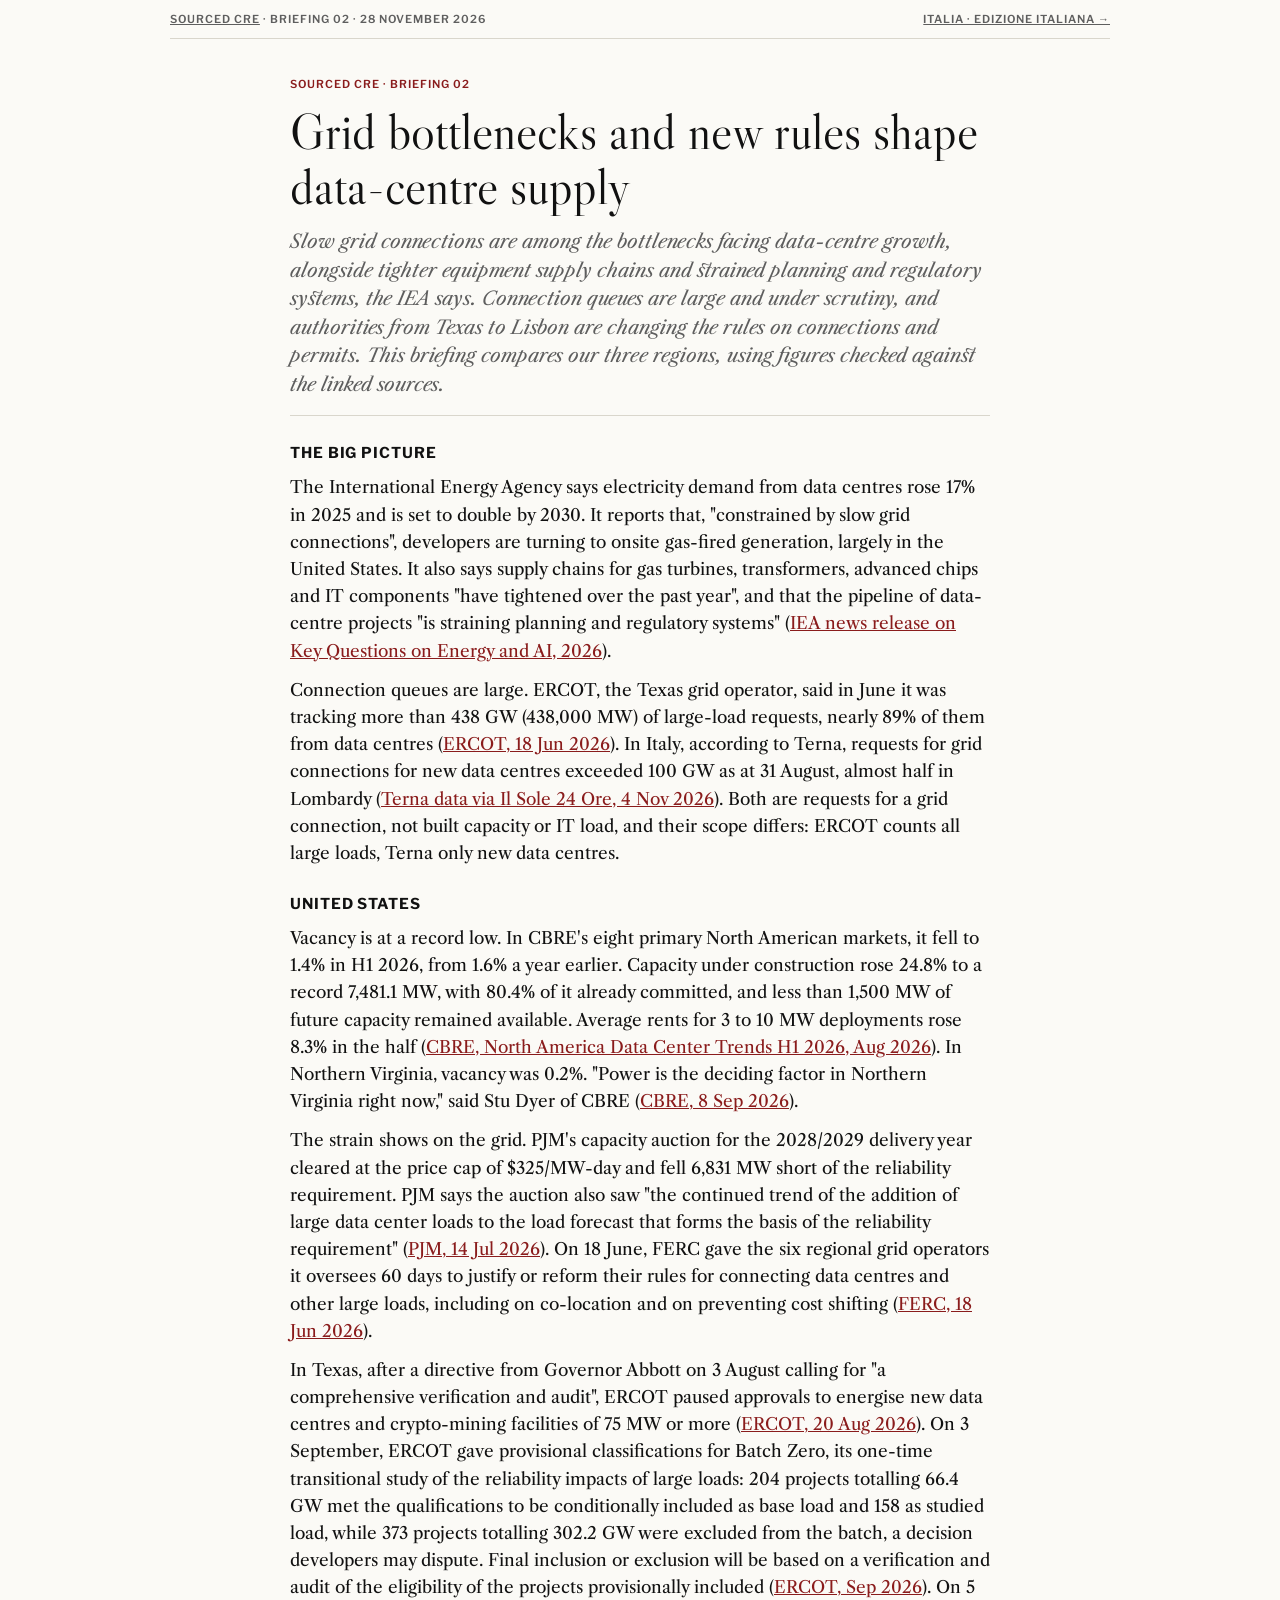
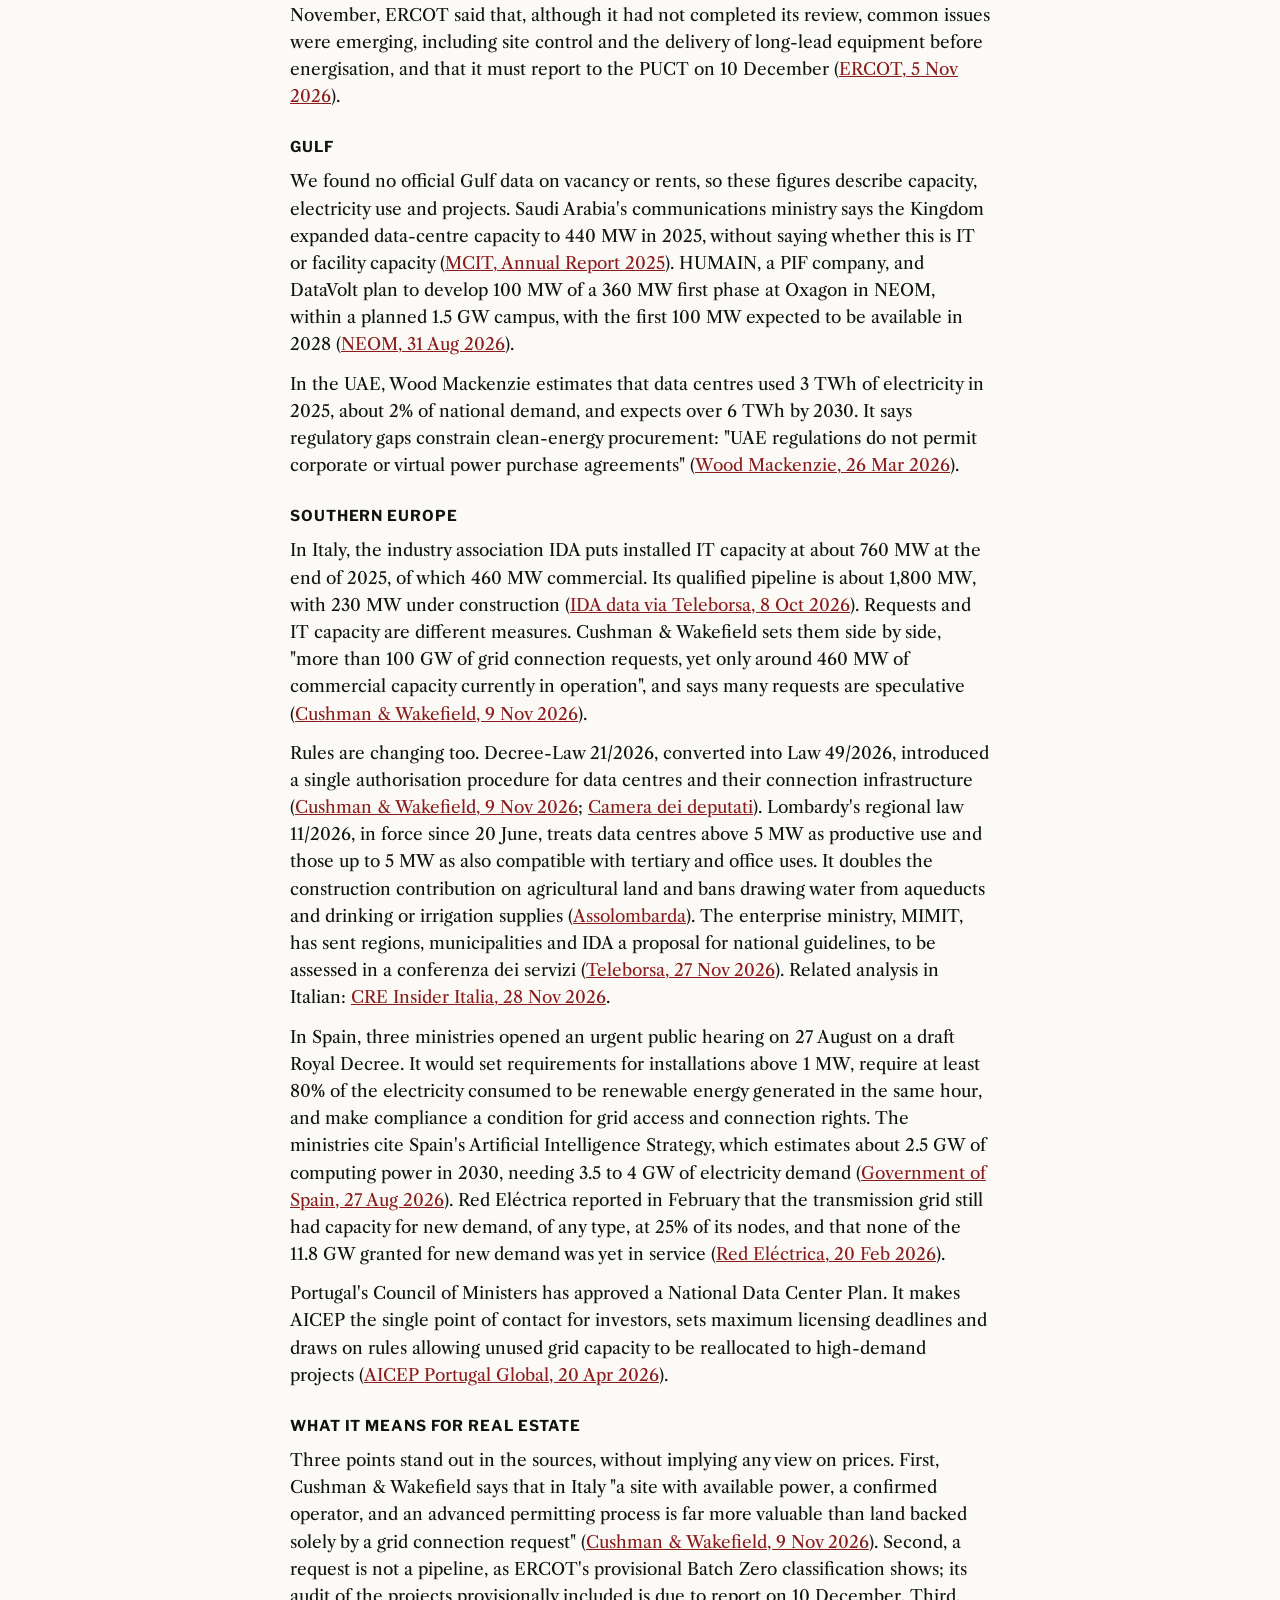
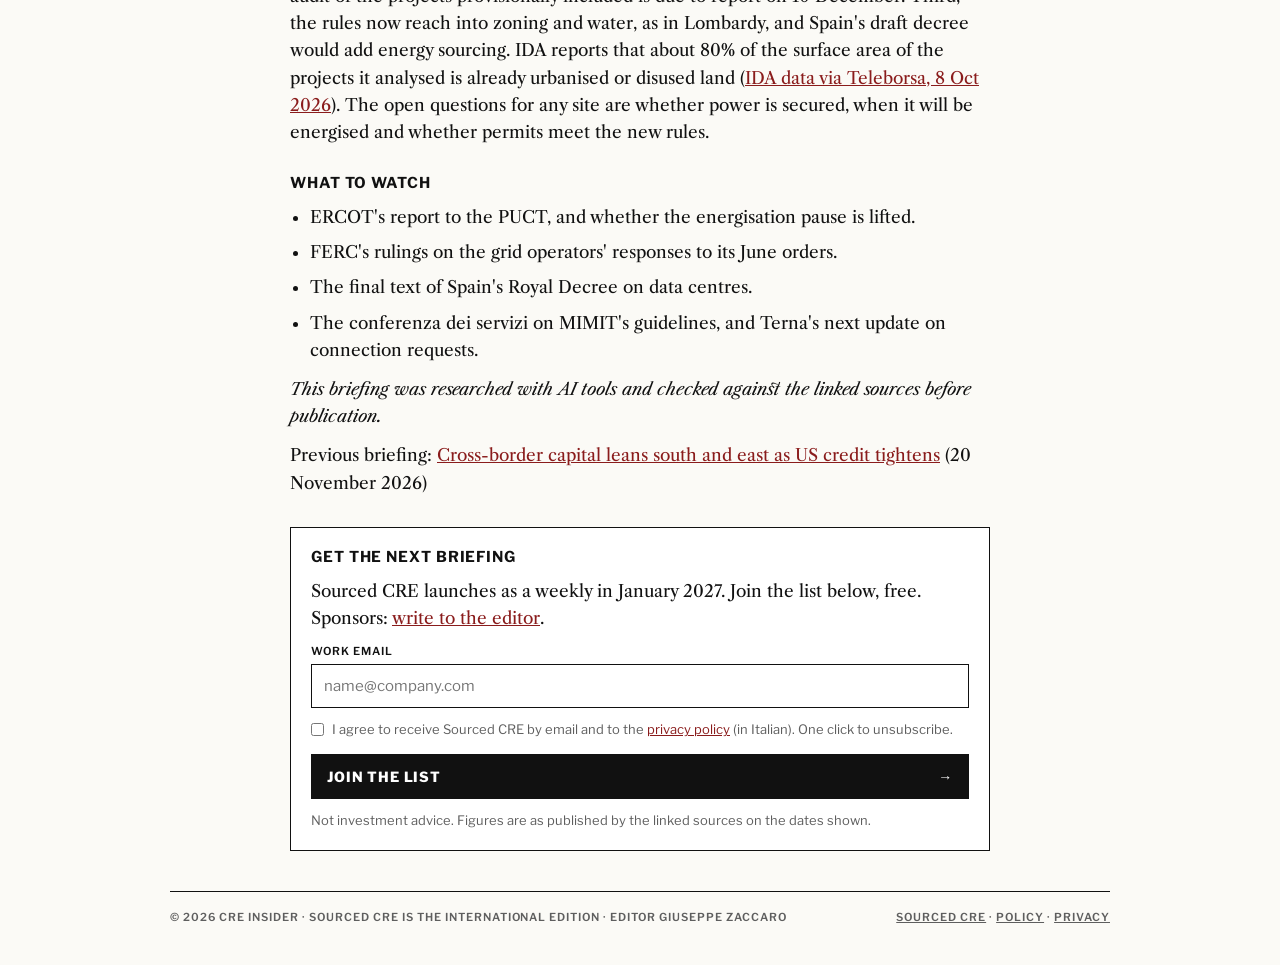
<file: global/briefing-02.html>
<!doctype html>
<html lang="en">
<head>
<meta charset="utf-8">
<meta name="viewport" content="width=device-width, initial-scale=1">
<title>Briefing 02 · Sourced CRE</title>
<meta name="description" content="Briefing 02: data centres, grid bottlenecks and new rules. ERCOT tracked over 438 GW of large-load requests in June. Every figure linked to its source.">
<meta property="og:type" content="article">
<meta property="og:title" content="Grid bottlenecks and new rules shape data-centre supply">
<meta property="og:description" content="The international edition of CRE Insider: commercial real estate in the US, the Gulf and Europe, with every figure linked to its source.">
<meta property="og:image" content="https://cre-insider.online/og.png">
<meta property="og:url" content="https://cre-insider.online/global/briefing-02.html">
<link rel="canonical" href="https://cre-insider.online/global/briefing-02.html">
<link rel="icon" href="../favicon.svg" type="image/svg+xml">
<link rel="preconnect" href="https://fonts.googleapis.com">
<link rel="preconnect" href="https://fonts.gstatic.com" crossorigin>
<link href="https://fonts.googleapis.com/css2?family=Libre+Caslon+Display&family=Libre+Caslon+Text:ital,wght@0,400;0,700;1,400&family=Libre+Franklin:wght@400;600;800&display=optional" rel="stylesheet">
<style>
  :root { --paper:#fbfaf6; --ink:#111; --gray:#5e5e5e; --rule:#d9d6cc; --accent:#8a1c1c;
    --display:"Libre Caslon Display",Georgia,serif; --serif:"Libre Caslon Text",Georgia,serif; --sans:"Libre Franklin",Helvetica,Arial,sans-serif; }
  * { box-sizing:border-box; margin:0; padding:0; }
  body { background:var(--paper); color:var(--ink); font:17px/1.6 var(--serif); }
  a { color:inherit; }
  .wrap { max-width:980px; margin:0 auto; padding:0 20px; }
  .label { font:600 11px/1.3 var(--sans); text-transform:uppercase; letter-spacing:.09em; }
  .topbar { display:flex; justify-content:space-between; flex-wrap:wrap; gap:12px; padding:12px 0; border-bottom:1px solid var(--rule); color:var(--gray); }
  .masthead { text-align:center; padding:30px 0 18px; border-bottom:3px double var(--ink); }
  .masthead h1 { font:400 clamp(46px,8vw,92px)/1 var(--display); }
  .masthead .by { font:600 13px var(--sans); letter-spacing:.12em; text-transform:uppercase; color:var(--accent); margin-top:10px; }
  .masthead p { font:italic 17px var(--serif); color:var(--gray); margin-top:8px; }
  .grid { display:grid; grid-template-columns:minmax(0,1.7fr) minmax(0,1fr); gap:34px; margin:30px 0 40px; }
  h2 { font:400 clamp(30px,4vw,44px)/1.1 var(--display); margin-bottom:14px; }
  h3 { font:700 15px var(--sans); text-transform:uppercase; letter-spacing:.06em; margin:26px 0 8px; }
  p + p { margin-top:12px; }
  ul.list { list-style:none; border-top:1px solid var(--rule); }
  ul.list li { padding:10px 0; border-bottom:1px solid var(--rule); }
  ul.list b { font-family:var(--sans); }
  .card { border:1px solid var(--ink); background:#fff; padding:22px; position:sticky; top:20px; }
  .card h3 { margin-top:0; }
  .btn { display:flex; justify-content:space-between; align-items:center; width:100%; background:var(--ink); color:#fff; border:0; padding:14px 16px; font:800 14px var(--sans); text-transform:uppercase; letter-spacing:.06em; text-decoration:none; margin-top:14px; }
  .btn:hover { background:var(--accent); }
  .small { font:13px/1.5 var(--sans); color:var(--gray); margin-top:12px; }
  footer { display:flex; justify-content:space-between; flex-wrap:wrap; gap:10px; padding:18px 0 40px; border-top:1px solid var(--ink); color:var(--gray); }
  @media (max-width:760px) { .grid { grid-template-columns:1fr; } .card { position:static; } }

  article.brief { max-width:700px; margin:30px auto 40px; }
  article.brief h1 { font:400 clamp(32px,5vw,50px)/1.1 var(--display); margin:8px 0 14px; }
  article.brief .standfirst { font:italic 19px/1.5 var(--serif); color:var(--gray); padding-bottom:16px; border-bottom:1px solid var(--rule); }
  article.brief h2 { font:700 15px var(--sans); text-transform:uppercase; letter-spacing:.06em; margin:28px 0 10px; }
  article.brief p { margin-top:12px; }
  article.brief ul { margin:12px 0 0 20px; }
  article.brief li { margin-top:8px; }
  article.brief a { color:var(--accent); }
  .cta { border:1px solid var(--ink); background:#fff; padding:20px; margin-top:30px; }
</style>
</head>
<body>
<div class="wrap">
  <div class="topbar label"><span><a href="/global/">Sourced CRE</a> · Briefing 02 · 28 November 2026</span><span><a href="/">Italia · Edizione italiana →</a></span></div>
  <article class="brief">
    <span class="label" style="color:var(--accent)">Sourced CRE · Briefing 02</span>
    <h1>Grid bottlenecks and new rules shape data-centre supply</h1>
<p class="standfirst">Slow grid connections are among the bottlenecks facing data-centre growth, alongside tighter equipment supply chains and strained planning and regulatory systems, the IEA says. Connection queues are large and under scrutiny, and authorities from Texas to Lisbon are changing the rules on connections and permits. This briefing compares our three regions, using figures checked against the linked sources.</p>

<h2>The big picture</h2>
<p>The International Energy Agency says electricity demand from data centres rose 17% in 2025 and is set to double by 2030. It reports that, "constrained by slow grid connections", developers are turning to onsite gas-fired generation, largely in the United States. It also says supply chains for gas turbines, transformers, advanced chips and IT components "have tightened over the past year", and that the pipeline of data-centre projects "is straining planning and regulatory systems" (<a href="https://www.iea.org/news/data-centre-electricity-use-surged-in-2025-even-with-tightening-bottlenecks-driving-a-scramble-for-solutions">IEA news release on Key Questions on Energy and AI, 2026</a>).</p>
<p>Connection queues are large. ERCOT, the Texas grid operator, said in June it was tracking more than 438 GW (438,000 MW) of large-load requests, nearly 89% of them from data centres (<a href="https://www.ercot.com/news/release/06182026-puct-approves-ercots">ERCOT, 18 Jun 2026</a>). In Italy, according to Terna, requests for grid connections for new data centres exceeded 100 GW as at 31 August, almost half in Lombardy (<a href="https://en.ilsole24ore.com/art/amazon-openai-data-centre-construction-site-investment-27-billion-italia-AJVmAh4B">Terna data via Il Sole 24 Ore, 4 Nov 2026</a>). Both are requests for a grid connection, not built capacity or IT load, and their scope differs: ERCOT counts all large loads, Terna only new data centres.</p>

<h2>United States</h2>
<p>Vacancy is at a record low. In CBRE's eight primary North American markets, it fell to 1.4% in H1 2026, from 1.6% a year earlier. Capacity under construction rose 24.8% to a record 7,481.1 MW, with 80.4% of it already committed, and less than 1,500 MW of future capacity remained available. Average rents for 3 to 10 MW deployments rose 8.3% in the half (<a href="https://www.cbre.com/insights/books/north-america-data-center-trends-h1-2026">CBRE, North America Data Center Trends H1 2026, Aug 2026</a>). In Northern Virginia, vacancy was 0.2%. "Power is the deciding factor in Northern Virginia right now," said Stu Dyer of CBRE (<a href="https://www.cbre.com/press-releases/north-american-data-center-demand-continues-to-outpace-supply-despite-record-construction">CBRE, 8 Sep 2026</a>).</p>
<p>The strain shows on the grid. PJM's capacity auction for the 2028/2029 delivery year cleared at the price cap of $325/MW-day and fell 6,831 MW short of the reliability requirement. PJM says the auction also saw "the continued trend of the addition of large data center loads to the load forecast that forms the basis of the reliability requirement" (<a href="https://insidelines.pjm.com/pjm-capacity-auction-procures-138318-mw-of-generation-resources-as-work-continues-to-address-growing-electricity-demand/">PJM, 14 Jul 2026</a>). On 18 June, FERC gave the six regional grid operators it oversees 60 days to justify or reform their rules for connecting data centres and other large loads, including on co-location and on preventing cost shifting (<a href="https://ferc.gov/news-events/news/ferc-launches-aggressive-targeted-action-speed-large-load-integration">FERC, 18 Jun 2026</a>).</p>
<p>In Texas, after a directive from Governor Abbott on 3 August calling for "a comprehensive verification and audit", ERCOT paused approvals to energise new data centres and crypto-mining facilities of 75 MW or more (<a href="https://www.ercot.com/files/docs/2026/08/20/Batch-Zero-Verification-and-Audit-PUCT-Presentation.pdf">ERCOT, 20 Aug 2026</a>). On 3 September, ERCOT gave provisional classifications for Batch Zero, its one-time transitional study of the reliability impacts of large loads: 204 projects totalling 66.4 GW met the qualifications to be conditionally included as base load and 158 as studied load, while 373 projects totalling 302.2 GW were excluded from the batch, a decision developers may dispute. Final inclusion or exclusion will be based on a verification and audit of the eligibility of the projects provisionally included (<a href="https://www.ercot.com/files/docs/2026/09/11/14-Batch-Zero-Update.pdf">ERCOT, Sep 2026</a>). On 5 November, ERCOT said that, although it had not completed its review, common issues were emerging, including site control and the delivery of long-lead equipment before energisation, and that it must report to the PUCT on 10 December (<a href="https://www.ercot.com/files/docs/2026/11/05/ERCOT-Verification-RFI-Update.pdf">ERCOT, 5 Nov 2026</a>).</p>

<h2>Gulf</h2>
<p>We found no official Gulf data on vacancy or rents, so these figures describe capacity, electricity use and projects. Saudi Arabia's communications ministry says the Kingdom expanded data-centre capacity to 440 MW in 2025, without saying whether this is IT or facility capacity (<a href="https://www.mcit.gov.sa/sites/default/files/2026-08/MCIT%20Annual%20Report%202025%20EN.pdf">MCIT, Annual Report 2025</a>). HUMAIN, a PIF company, and DataVolt plan to develop 100 MW of a 360 MW first phase at Oxagon in NEOM, within a planned 1.5 GW campus, with the first 100 MW expected to be available in 2028 (<a href="https://www.neom.com/en-us/newsroom/HUMAIN-and-DataVolt-to-develop-AI-data-center-in-NEOM">NEOM, 31 Aug 2026</a>).</p>
<p>In the UAE, Wood Mackenzie estimates that data centres used 3 TWh of electricity in 2025, about 2% of national demand, and expects over 6 TWh by 2030. It says regulatory gaps constrain clean-energy procurement: "UAE regulations do not permit corporate or virtual power purchase agreements" (<a href="https://www.woodmac.com/es/press-releases/uae-data-centre-power-demand-to-double-by-2030-as-regulatory-gaps-constrain-clean-energy-procurement/">Wood Mackenzie, 26 Mar 2026</a>).</p>

<h2>Southern Europe</h2>
<p>In Italy, the industry association IDA puts installed IT capacity at about 760 MW at the end of 2025, of which 460 MW commercial. Its qualified pipeline is about 1,800 MW, with 230 MW under construction (<a href="https://www.teleborsa.it/News/2026/10/08/data-center-in-italia-investimenti-potenziali-per-37-miliardi-in-10-anni-143.html">IDA data via Teleborsa, 8 Oct 2026</a>). Requests and IT capacity are different measures. Cushman &amp; Wakefield sets them side by side, "more than 100 GW of grid connection requests, yet only around 460 MW of commercial capacity currently in operation", and says many requests are speculative (<a href="https://www.cushmanwakefield.com/en/italy/news/2026/11/data-center-dla">Cushman &amp; Wakefield, 9 Nov 2026</a>).</p>
<p>Rules are changing too. Decree-Law 21/2026, converted into Law 49/2026, introduced a single authorisation procedure for data centres and their connection infrastructure (<a href="https://www.cushmanwakefield.com/en/italy/news/2026/11/data-center-dla">Cushman &amp; Wakefield, 9 Nov 2026</a>; <a href="https://temi.camera.it/leg19/temi/d-l-21-2026-misure-urgenti-per-la-riduzione-del-costo-dell-energia-per-la-competitivit-delle-imprese-e-la-decarbonizzazione-delle-industrie.html">Camera dei deputati</a>). Lombardy's regional law 11/2026, in force since 20 June, treats data centres above 5 MW as productive use and those up to 5 MW as also compatible with tertiary and office uses. It doubles the construction contribution on agricultural land and bans drawing water from aqueducts and drinking or irrigation supplies (<a href="https://www.assolombarda.it/servizi/immobili-urbanistica-e-territorio/informazioni/data-center-nuova-legge-regionale">Assolombarda</a>). The enterprise ministry, MIMIT, has sent regions, municipalities and IDA a proposal for national guidelines, to be assessed in a conferenza dei servizi (<a href="https://www.teleborsa.it/News/2026/11/27/data-center-il-mimit-invia-a-regioni-e-comuni-la-proposta-di-linee-guida-nazionali-45.html">Teleborsa, 27 Nov 2026</a>). Related analysis in Italian: <a href="https://cre-insider.online/articoli/data-center-italia-potenza.html">CRE Insider Italia, 28 Nov 2026</a>.</p>
<p>In Spain, three ministries opened an urgent public hearing on 27 August on a draft Royal Decree. It would set requirements for installations above 1 MW, require at least 80% of the electricity consumed to be renewable energy generated in the same hour, and make compliance a condition for grid access and connection rights. The ministries cite Spain's Artificial Intelligence Strategy, which estimates about 2.5 GW of computing power in 2030, needing 3.5 to 4 GW of electricity demand (<a href="https://digital.gob.es/content/dam/portal-mtdfp/comunicacion/comunicacion_ministro/2026/08/27-08-26/270826NdP.RD%20Centros%20de%20Datos.pdf">Government of Spain, 27 Aug 2026</a>). Red Eléctrica reported in February that the transmission grid still had capacity for new demand, of any type, at 25% of its nodes, and that none of the 11.8 GW granted for new demand was yet in service (<a href="https://www.ree.es/en/press-office/news/press-release/2026/02/red-elctrica-publishes-demand-access-capacities-for-the-transmission-grid">Red Eléctrica, 20 Feb 2026</a>).</p>
<p>Portugal's Council of Ministers has approved a National Data Center Plan. It makes AICEP the single point of contact for investors, sets maximum licensing deadlines and draws on rules allowing unused grid capacity to be reallocated to high-demand projects (<a href="https://www.portugalglobal.pt/en/news/2026/abril/portugal-approves-national-data-center-plan/">AICEP Portugal Global, 20 Apr 2026</a>).</p>

<h2>What it means for real estate</h2>
<p>Three points stand out in the sources, without implying any view on prices. First, Cushman &amp; Wakefield says that in Italy "a site with available power, a confirmed operator, and an advanced permitting process is far more valuable than land backed solely by a grid connection request" (<a href="https://www.cushmanwakefield.com/en/italy/news/2026/11/data-center-dla">Cushman &amp; Wakefield, 9 Nov 2026</a>). Second, a request is not a pipeline, as ERCOT's provisional Batch Zero classification shows; its audit of the projects provisionally included is due to report on 10 December. Third, the rules now reach into zoning and water, as in Lombardy, and Spain's draft decree would add energy sourcing. IDA reports that about 80% of the surface area of the projects it analysed is already urbanised or disused land (<a href="https://www.teleborsa.it/News/2026/10/08/data-center-in-italia-investimenti-potenziali-per-37-miliardi-in-10-anni-143.html">IDA data via Teleborsa, 8 Oct 2026</a>). The open questions for any site are whether power is secured, when it will be energised and whether permits meet the new rules.</p>

<h2>What to watch</h2>
<ul>
<li>ERCOT's report to the PUCT, and whether the energisation pause is lifted.</li>
<li>FERC's rulings on the grid operators' responses to its June orders.</li>
<li>The final text of Spain's Royal Decree on data centres.</li>
<li>The conferenza dei servizi on MIMIT's guidelines, and Terna's next update on connection requests.</li>
</ul>

<p><em>This briefing was researched with AI tools and checked against the linked sources before publication.</em></p>
<p>Previous briefing: <a href="/global/briefing-01.html">Cross-border capital leans south and east as US credit tightens</a> (20 November 2026)</p>
    <div class="cta">
      <h2 style="margin-top:0">Get the next briefing</h2>
      <p>Sourced CRE launches as a weekly in January 2027. Join the list below, free. Sponsors: <a href="mailto:giuseppezaccaro808@gmail.com?subject=Sourced%20CRE%20-%20founding%20sponsor">write to the editor</a>.</p>
      <form action="https://071edb76.sibforms.com/serve/[base64]" method="POST">
          <label class="label" for="bemail" style="display:block;margin-top:12px">Work email</label>
          <input id="bemail" name="EMAIL" type="email" required autocomplete="email" placeholder="name@company.com" style="width:100%;padding:12px;border:1px solid var(--ink);font:15px var(--sans);margin-top:6px">
          <input type="text" name="email_address_check" value="" tabindex="-1" autocomplete="off" aria-hidden="true" style="position:absolute;left:-9999px;width:1px;height:1px;opacity:0">
          <input type="hidden" name="locale" value="en">
          <input type="hidden" name="html_type" value="simple">
          <label for="bok" class="small" style="display:flex;gap:8px;align-items:flex-start"><input id="bok" type="checkbox" required style="margin-top:3px"><span>I agree to receive Sourced CRE by email and to the <a href="/privacy.html">privacy policy</a> (in Italian). One click to unsubscribe.</span></label>
          <button class="btn" type="submit" style="cursor:pointer"><span>Join the list</span><span aria-hidden="true">→</span></button>
        </form>
      <p class="small">Not investment advice. Figures are as published by the linked sources on the dates shown.</p>
    </div>
  </article>
  <footer class="label">
    <span>© 2026 CRE Insider · Sourced CRE is the international edition · Editor Giuseppe Zaccaro</span>
    <span><a href="/global/">Sourced CRE</a> · <a href="/redazione.html">Policy</a> · <a href="/privacy.html">Privacy</a></span>
  </footer>
</div>
</body>
</html>
</file>
<file: articoli/articolo.css>
:root{--paper:#fbfaf6;--ink:#111;--gray:#5e5e5e;--rule:#d9d6cc;--accent:#8a1c1c}
*{box-sizing:border-box;margin:0;padding:0}
body{background:var(--paper);color:var(--ink);font:19px/1.7 "Libre Caslon Text",Georgia,serif}
a{color:inherit}
.wrap{max-width:720px;margin:0 auto;padding:0 20px}
.label{font:600 11px/1.3 "Libre Franklin",Helvetica,Arial,sans-serif;text-transform:uppercase;letter-spacing:.09em}
.bar{position:fixed;top:0;left:0;height:3px;width:0;background:var(--accent);z-index:9}
.top{display:flex;justify-content:space-between;align-items:center;flex-wrap:wrap;gap:10px;padding-top:18px;padding-bottom:14px;border-bottom:3px double var(--ink);max-width:1080px}
.m{font:400 34px "Libre Caslon Display",Georgia,serif;text-decoration:none}
.top nav{display:flex;gap:20px}.top nav a{text-decoration:none}.sp{color:var(--accent)}
.art{padding-top:34px}
.k{color:var(--accent)}
h1{font:400 clamp(34px,6vw,52px)/1.08 "Libre Caslon Display",Georgia,serif;margin:10px 0 14px}
.dek{font-size:22px;line-height:1.45;color:#333}
.by{color:var(--gray);margin:16px 0 22px;padding-bottom:16px;border-bottom:1px solid var(--rule)}
.ill svg{width:100%;height:auto;display:block}
.ill{margin-bottom:26px;padding-bottom:12px;border-bottom:1px solid var(--rule)}
.body p{margin-bottom:18px}
.body>p:first-child::first-letter{float:left;font:400 74px/.82 "Libre Caslon Display",Georgia,serif;padding:8px 10px 0 0}
.body h3{font:400 28px/1.2 "Libre Caslon Display",Georgia,serif;margin:34px 0 12px}
.body ul{margin:0 0 18px 22px}.body li{margin-bottom:10px}
.body blockquote{border-left:3px solid var(--accent);padding-left:18px;font-style:italic;margin:24px 0}
.body a{text-decoration-color:var(--accent);text-underline-offset:3px}
.cta{background:var(--ink);color:#f3f1ea;padding:26px;margin:40px 0}
.cta .label{color:#c9b98f}.cta h2{font:400 28px/1.2 "Libre Caslon Display",Georgia,serif;margin:8px 0 16px}
.btn{display:flex;justify-content:space-between;background:#f3f1ea;color:var(--ink);padding:14px 16px;font:800 14px "Libre Franklin",sans-serif;text-transform:uppercase;letter-spacing:.06em;text-decoration:none}
.btn:hover{background:#c9b98f}
.src{border-top:2px solid var(--ink);padding-top:10px}.src ol{margin:10px 0 0 20px;font:14px/1.55 "Libre Franklin",sans-serif;color:var(--gray)}.src li{margin-bottom:6px}
.others{margin-top:34px;border-top:2px solid var(--ink);padding-top:10px}
.o{display:block;text-decoration:none;padding:14px 0;border-bottom:1px solid var(--rule)}.o .label{color:var(--accent)}.o b{display:block;font:400 24px/1.2 "Libre Caslon Display",Georgia,serif;margin-top:4px}.o:hover b{text-decoration:underline}
footer{display:flex;justify-content:space-between;flex-wrap:wrap;gap:10px;padding:30px 20px 40px;color:var(--gray);max-width:1080px}
@media(max-width:600px){body{font-size:17px}.dek{font-size:19px}}

.brief{border-left:3px solid var(--accent);background:#fff;padding:14px 18px;margin:0 0 26px}.brief h2{color:var(--accent);margin-bottom:6px}.brief p{font-size:18px;line-height:1.6}
.body h2.sec{font:400 28px/1.2 "Libre Caslon Display",Georgia,serif;margin:34px 0 12px}
.ai{color:var(--gray);margin:30px 0 0;text-transform:none;letter-spacing:0;font-size:13px;font-weight:400}
.cta form{display:grid;gap:12px}
.cta input[type=email]{width:100%;padding:12px;border:1px solid #f3f1ea;background:#fbfaf6;color:var(--ink);font:16px "Libre Franklin",Helvetica,Arial,sans-serif;border-radius:0}
.cta input[type=email]:focus{outline:2px solid #c9b98f;outline-offset:1px}
.cta .consent{display:flex;gap:8px;align-items:flex-start;font:12px/1.45 "Libre Franklin",Helvetica,Arial,sans-serif;color:#d8d4c8}
.cta .consent input{margin-top:2px;accent-color:#c9b98f}.cta .consent a{color:#f3f1ea}
.cta button.btn{width:100%;border:0;cursor:pointer}.cta button.btn:disabled{opacity:.7;cursor:wait}
.cta .small{font:12px "Libre Franklin",Helvetica,Arial,sans-serif;color:#c9c4b6}
.cta .done p:first-child{font:400 24px "Libre Caslon Display",Georgia,serif;margin-bottom:12px}.cta .done .small{margin-top:10px}
.hp{position:absolute;left:-9999px;width:1px;height:1px;opacity:0}
[hidden]{display:none!important}
</file>
